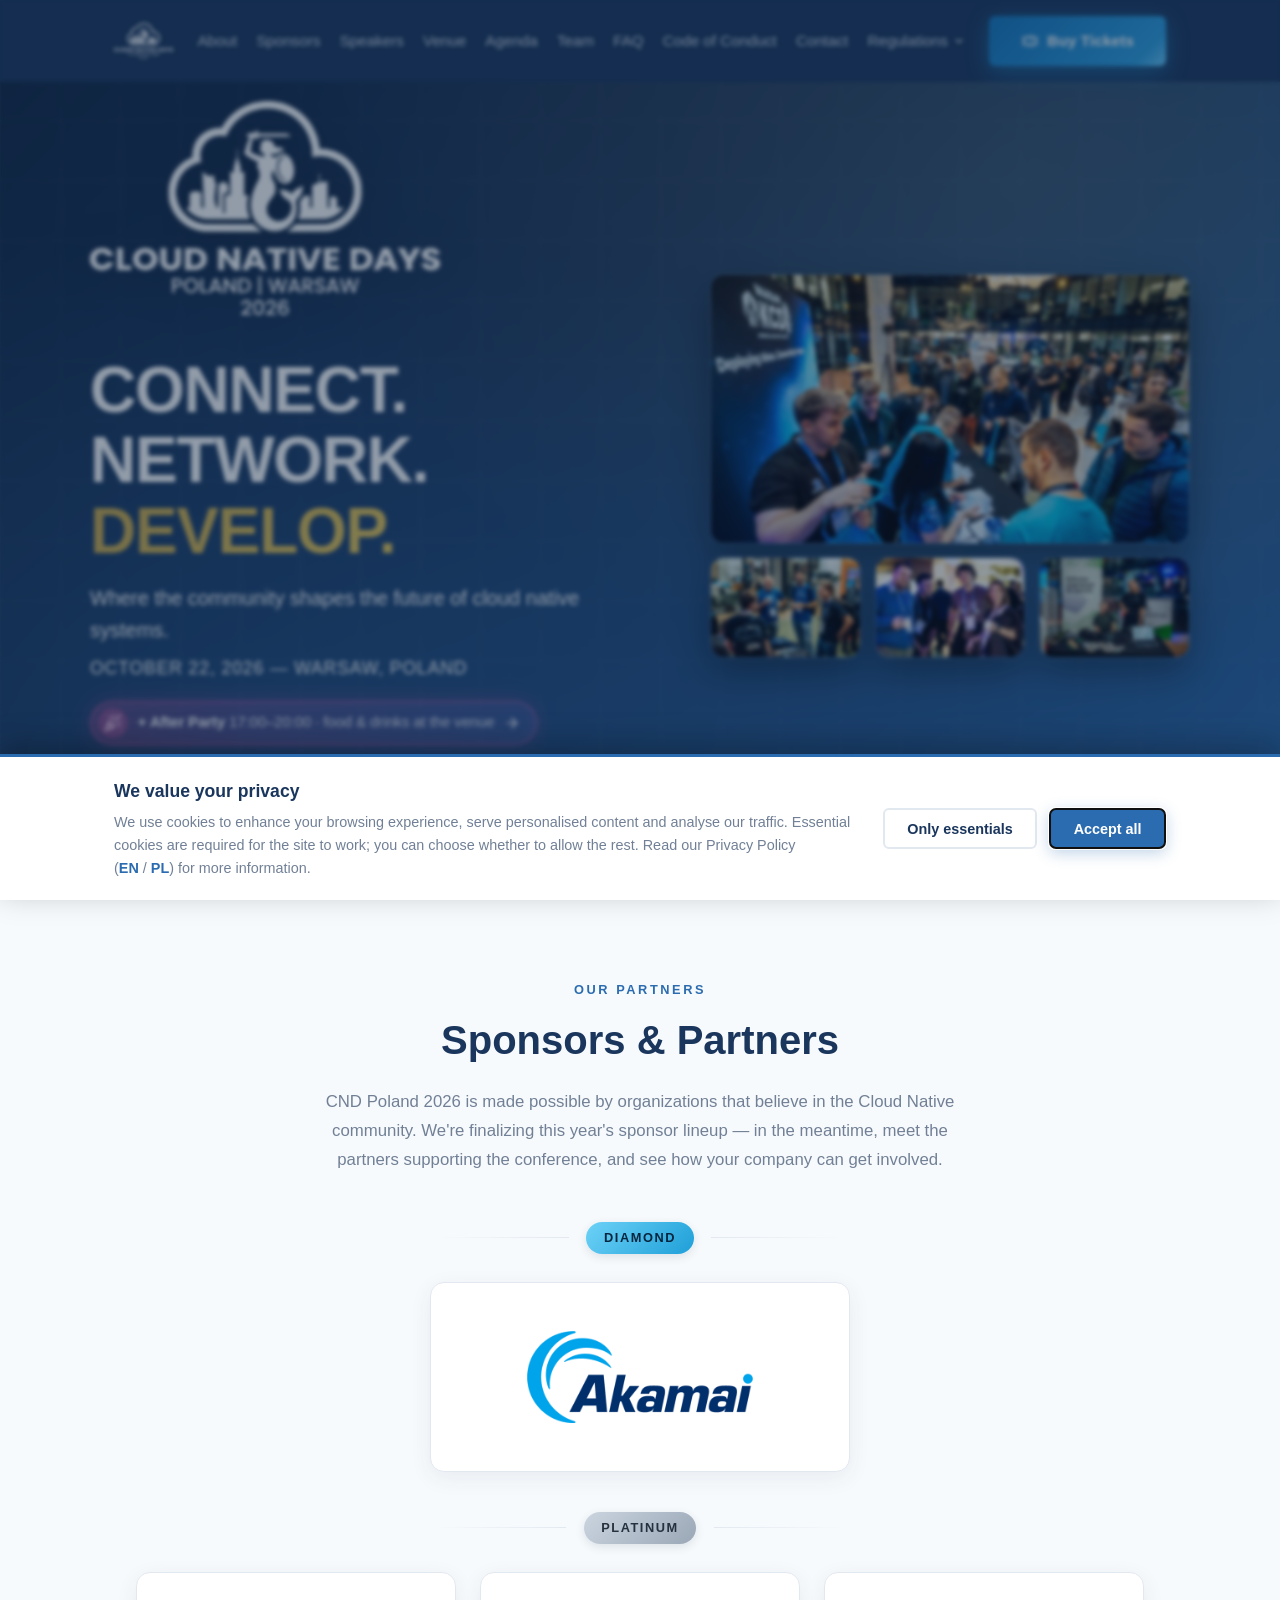
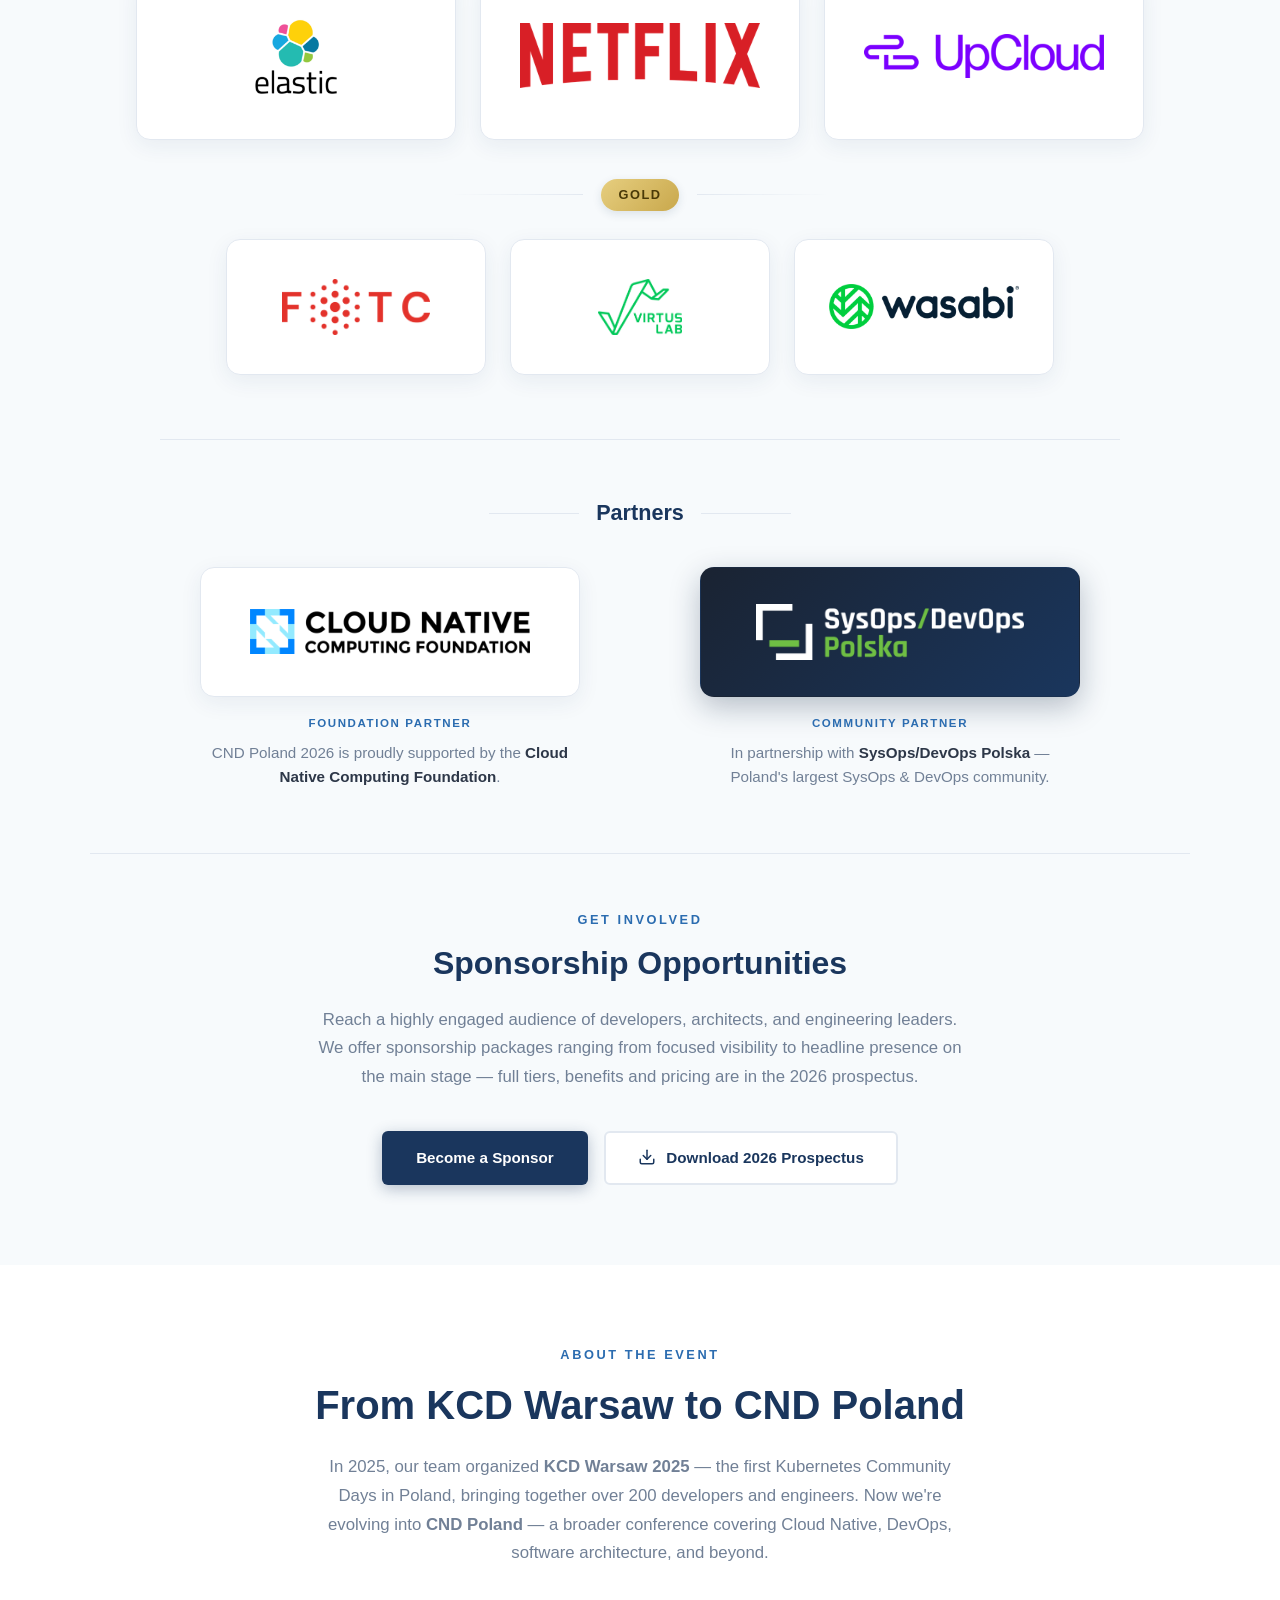
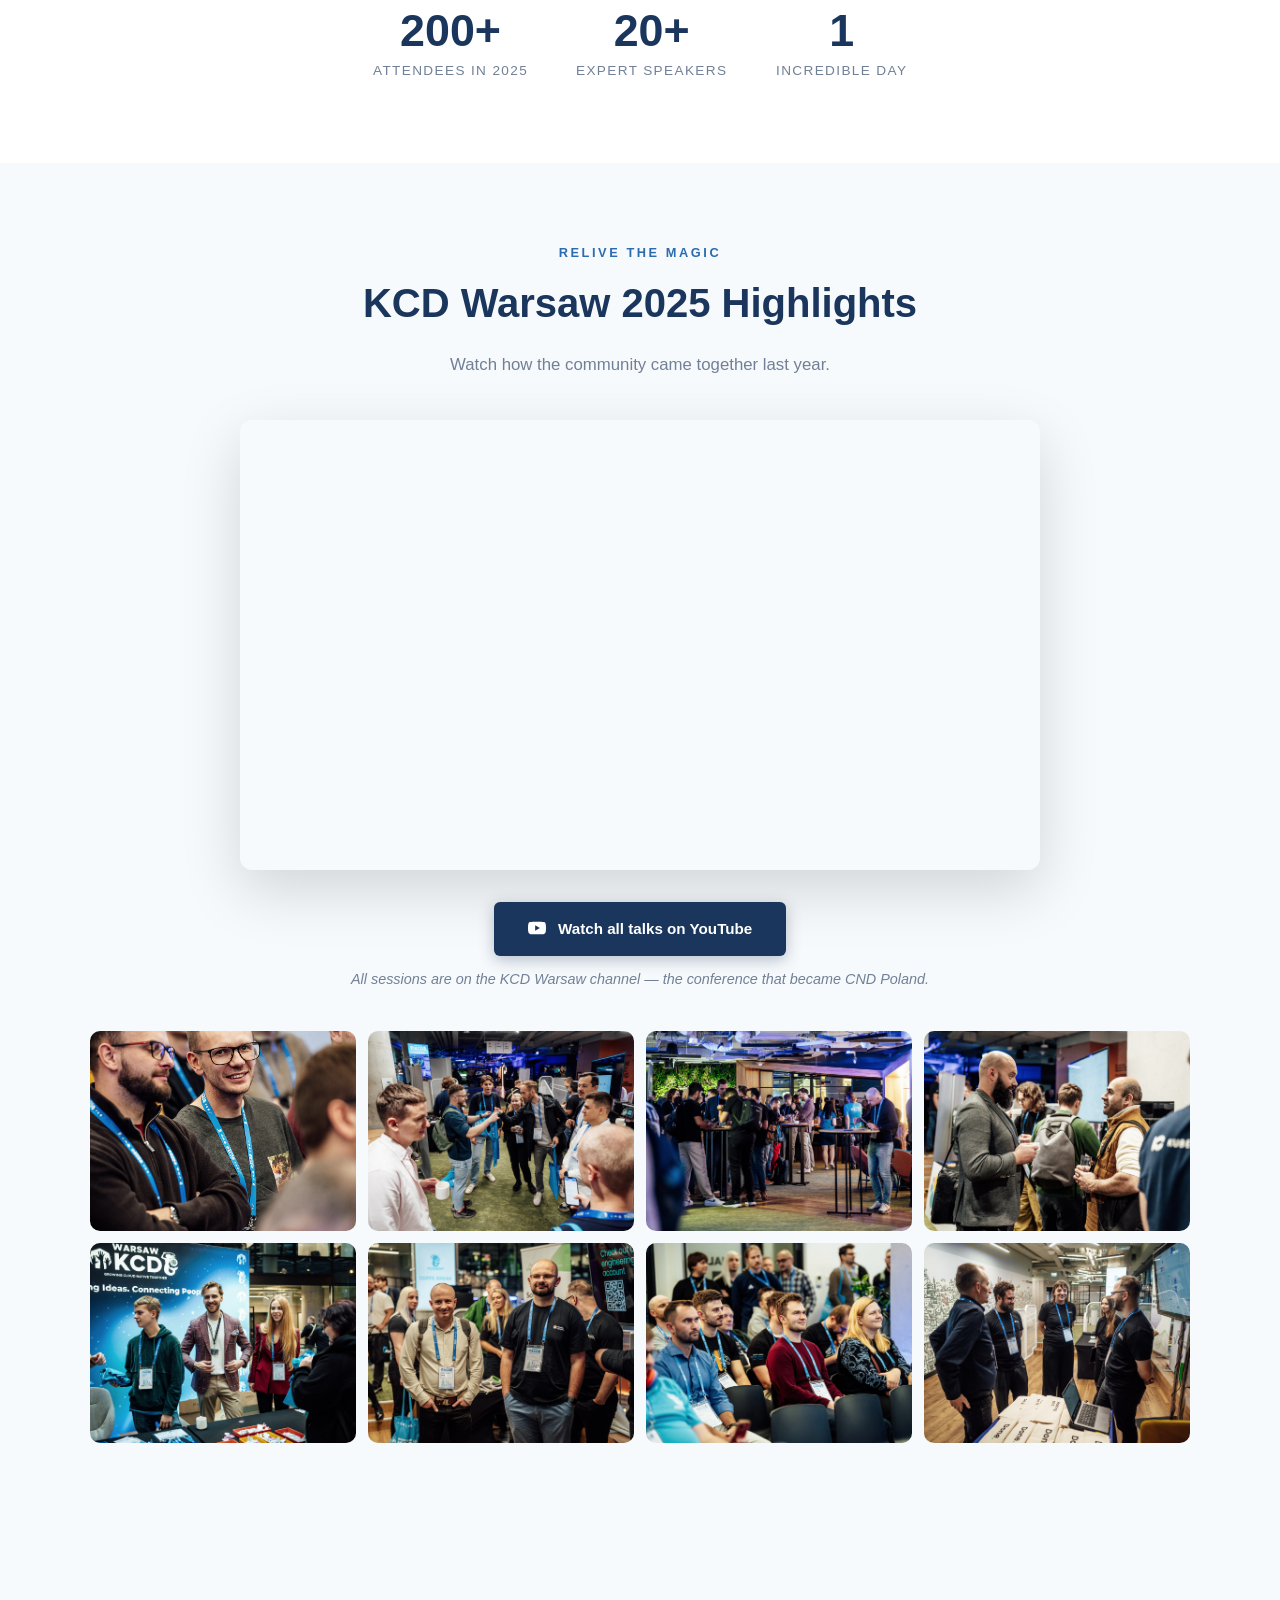
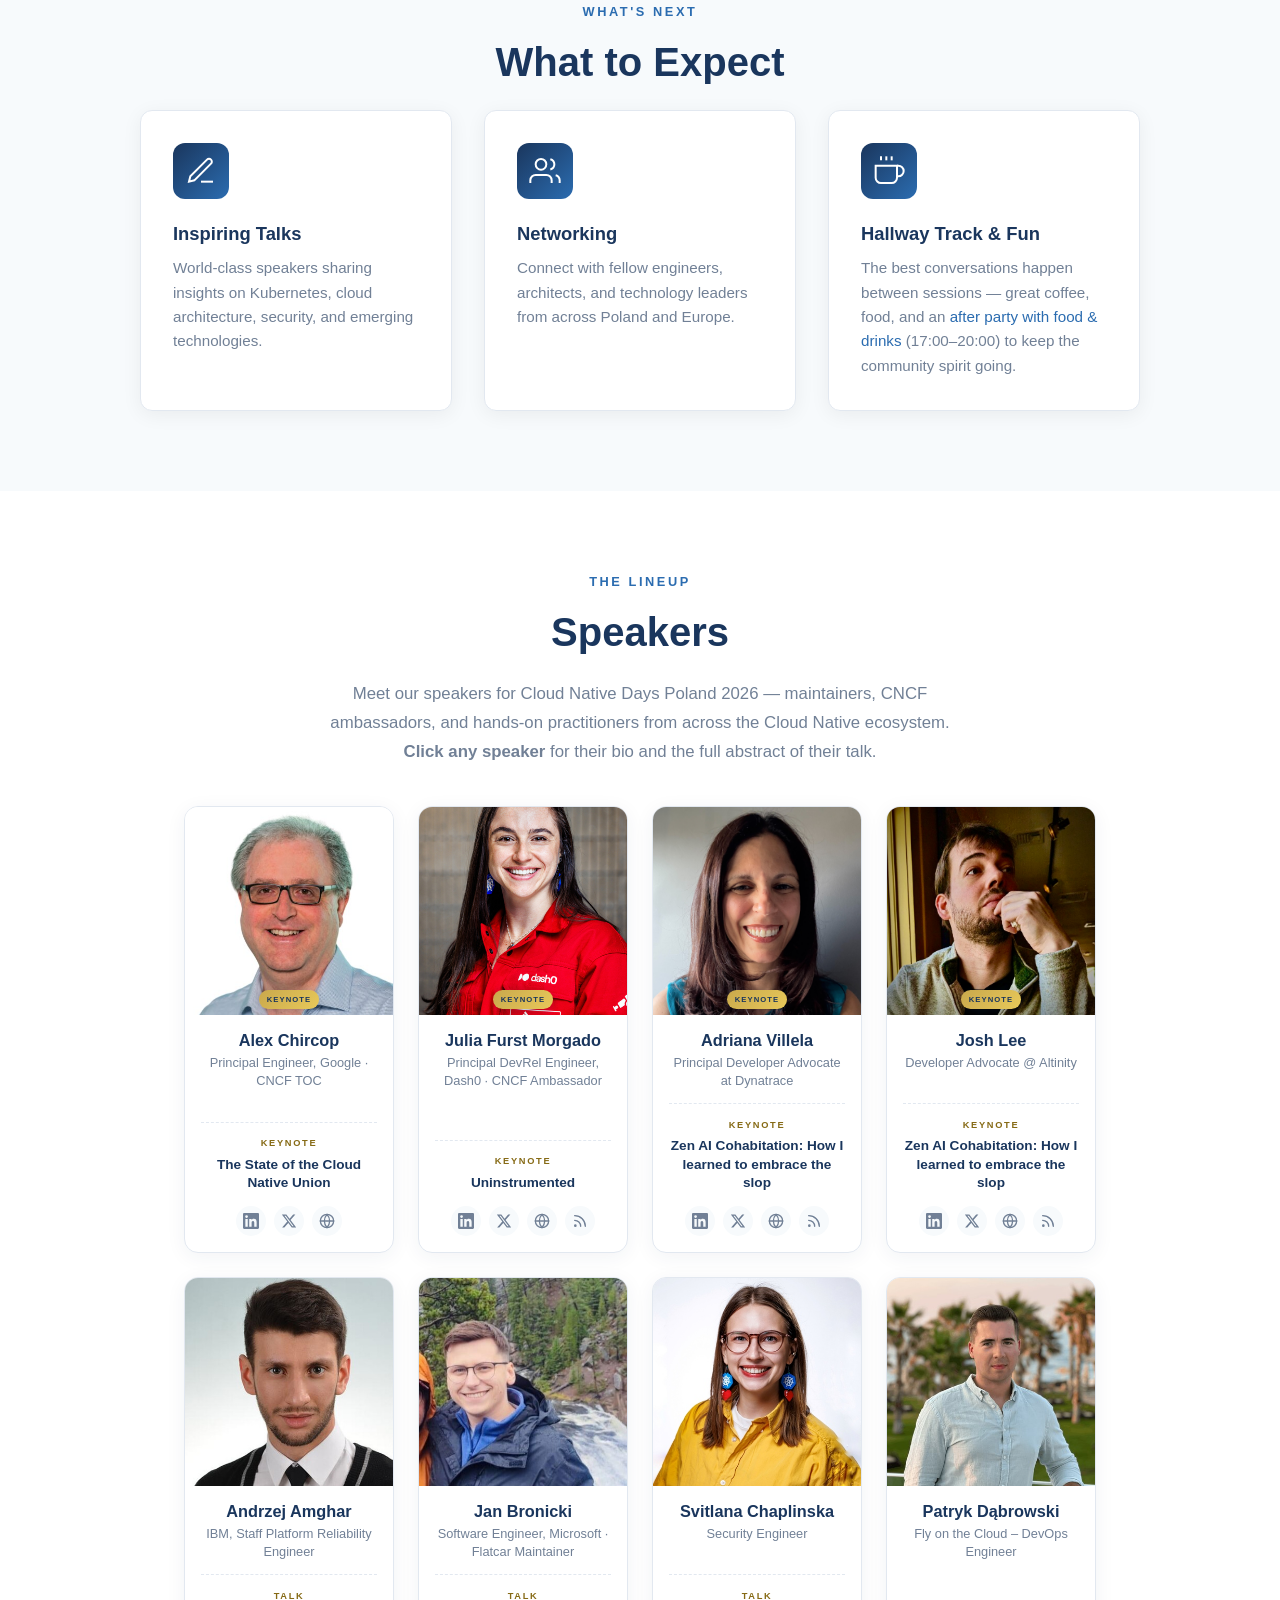
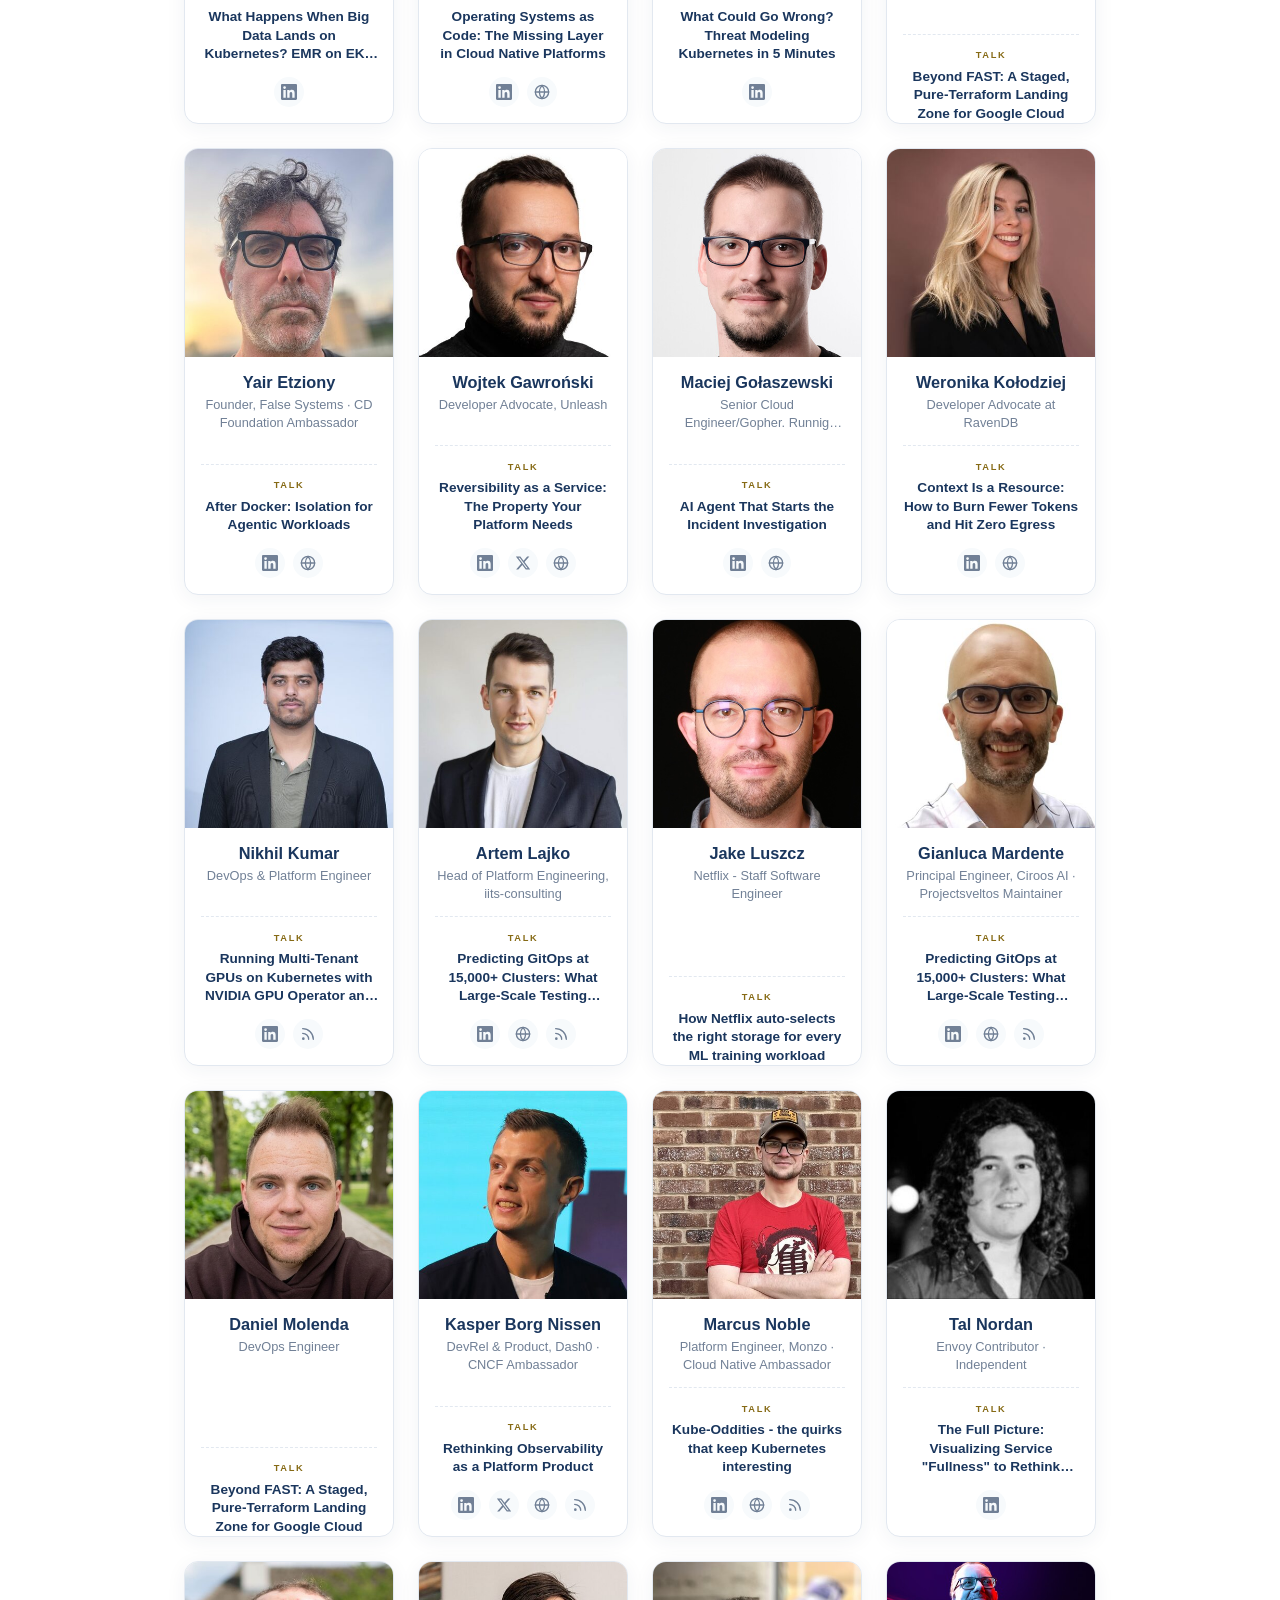
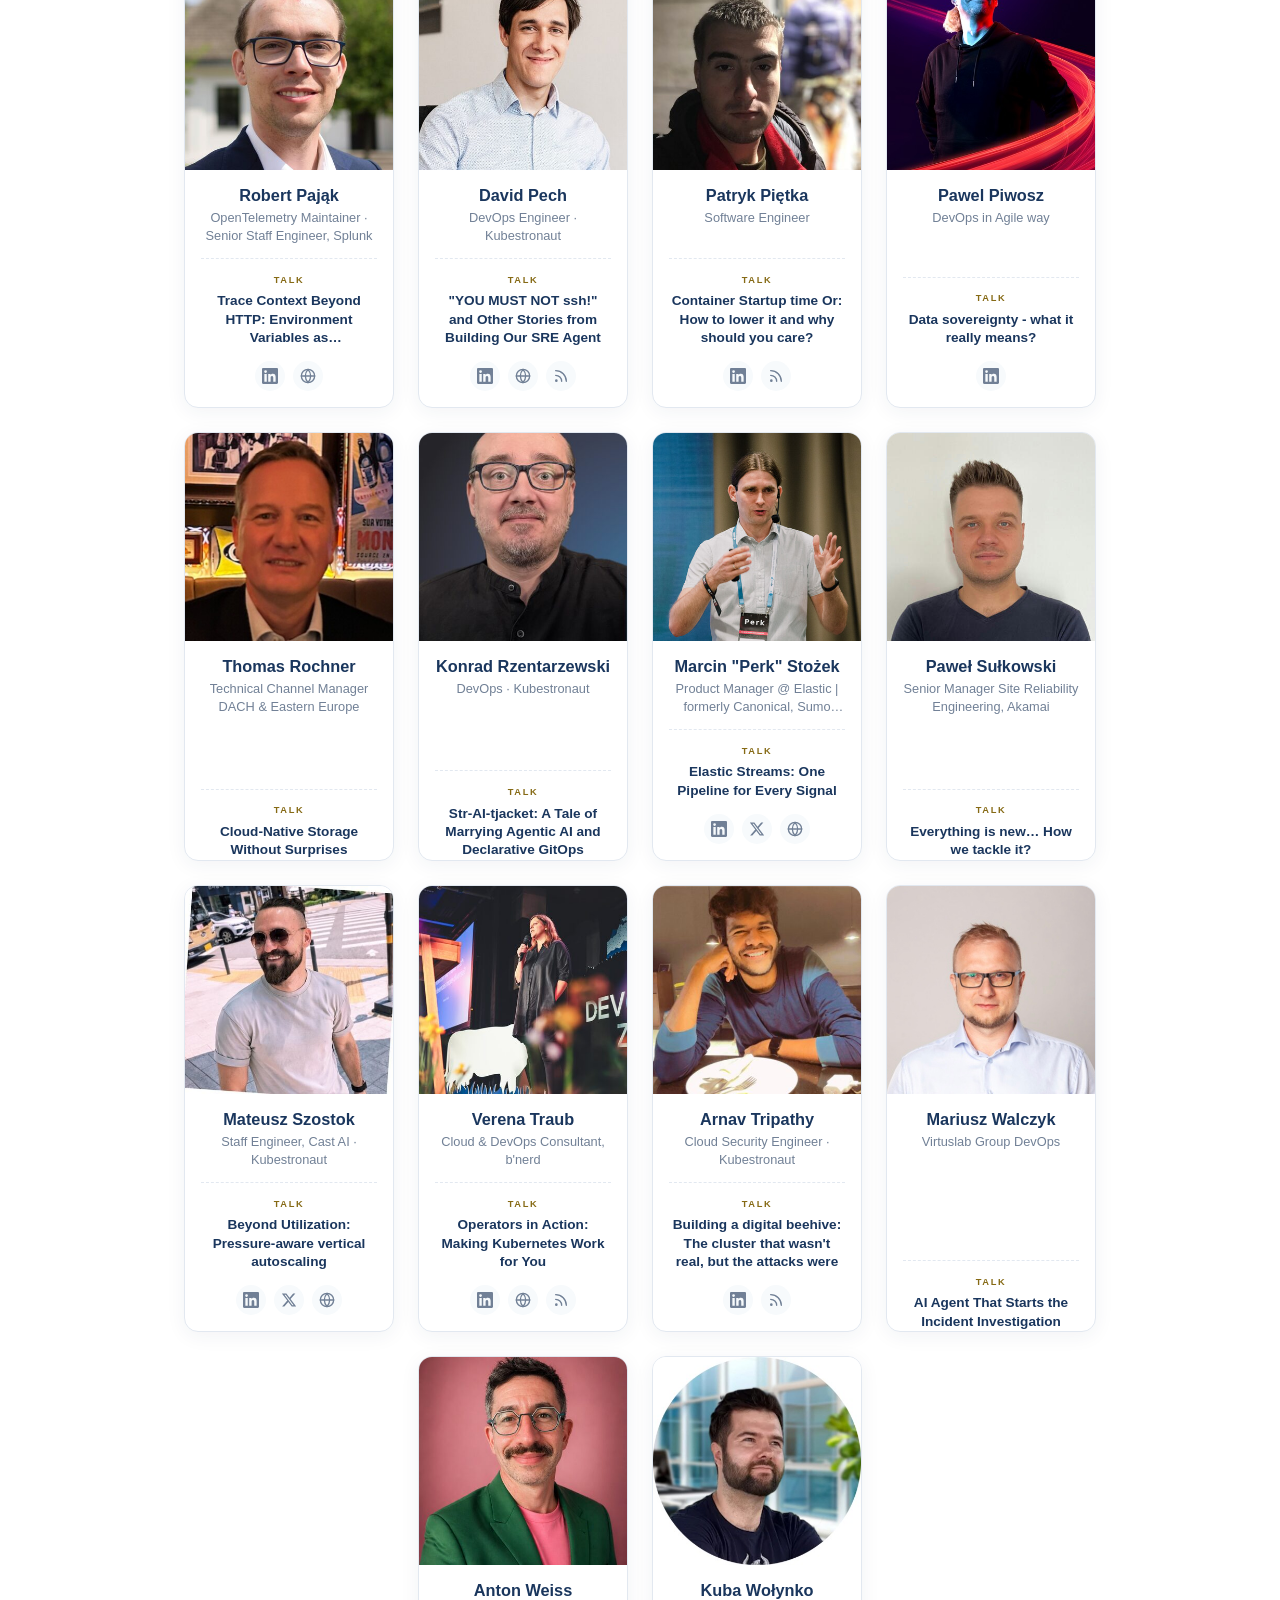
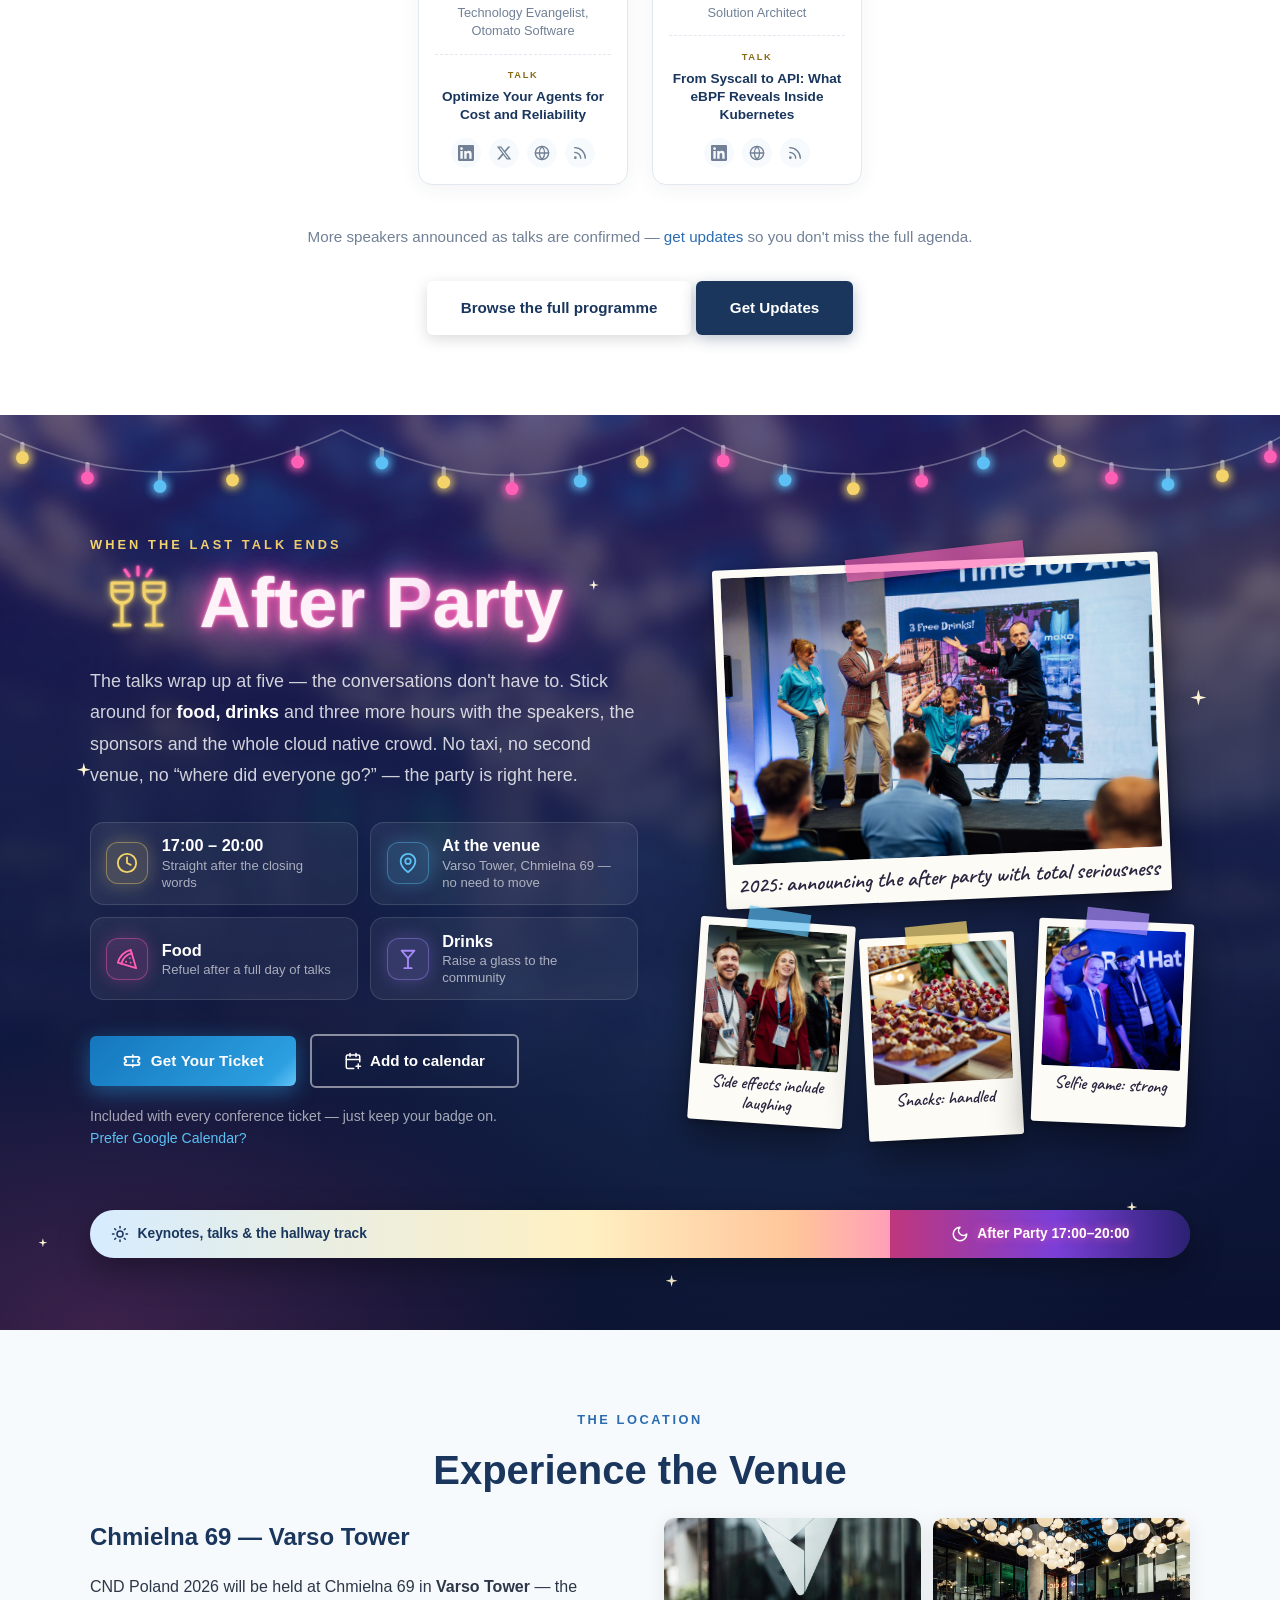
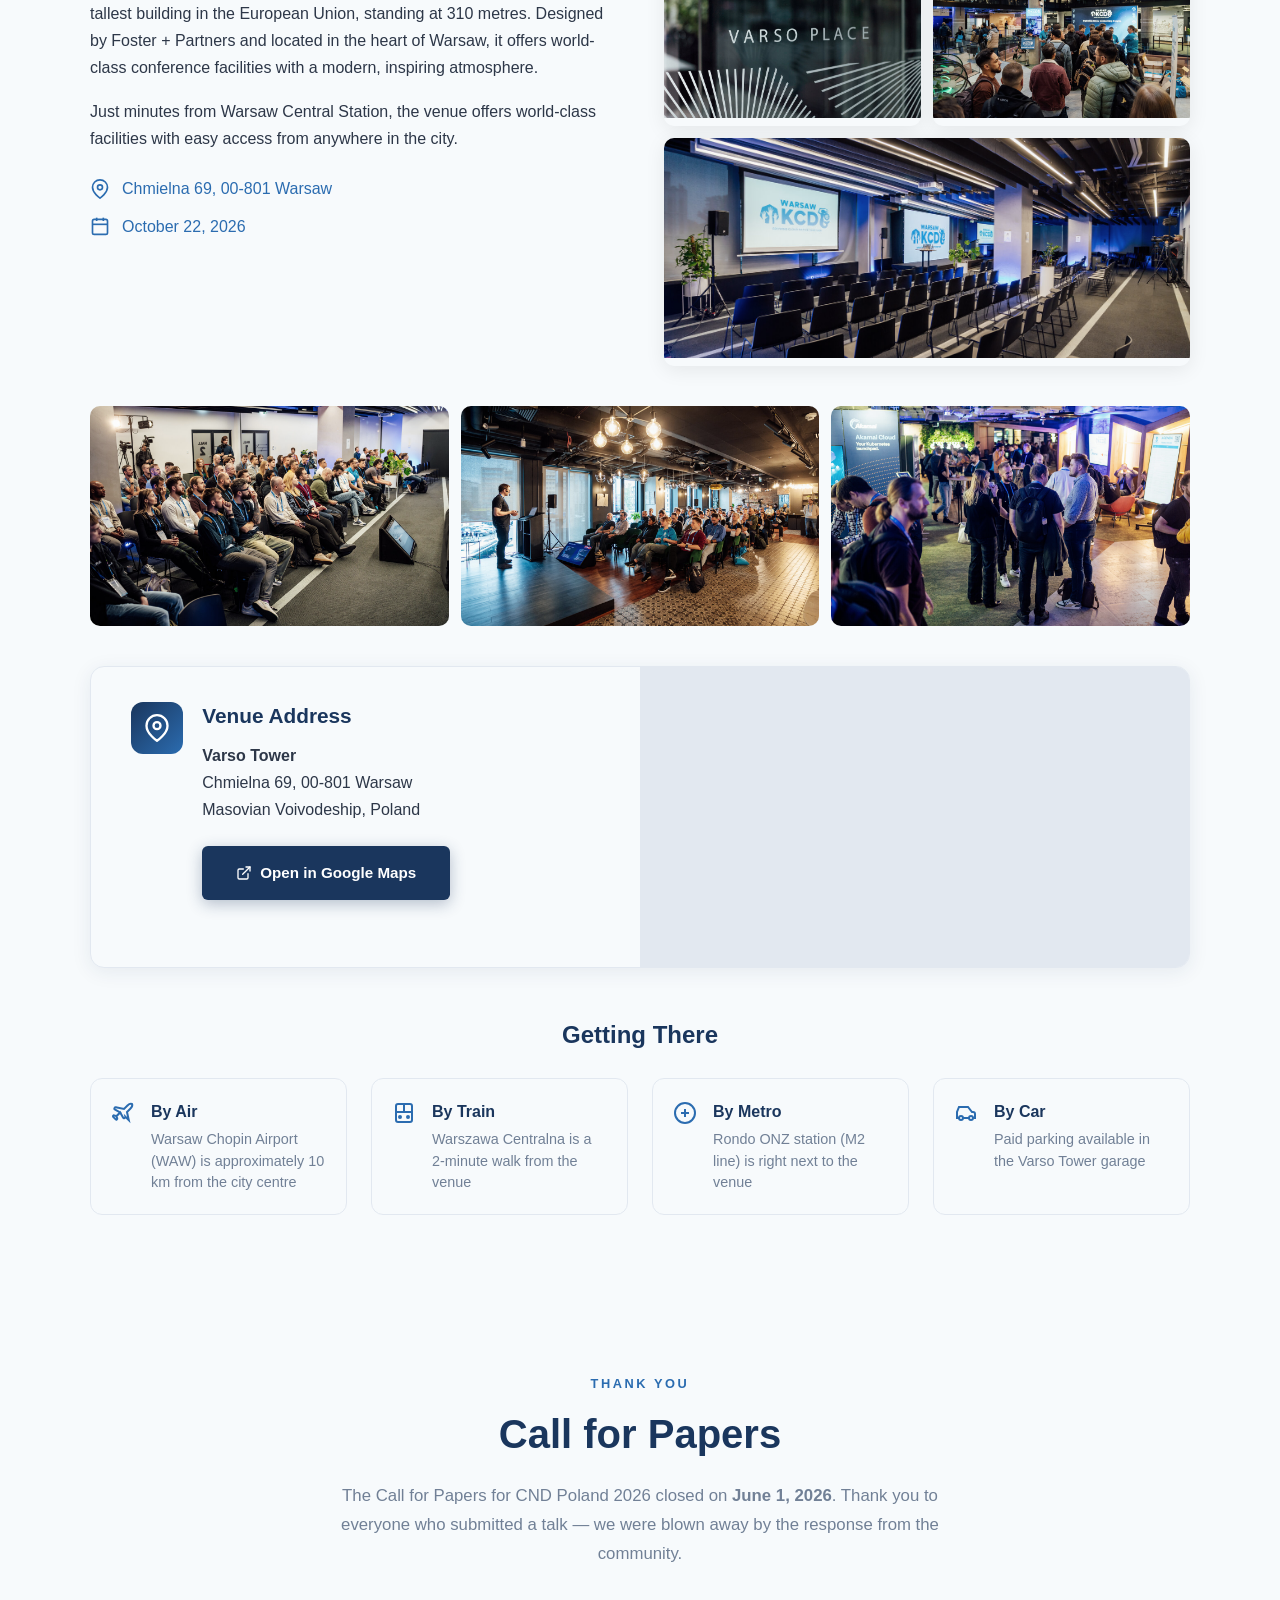
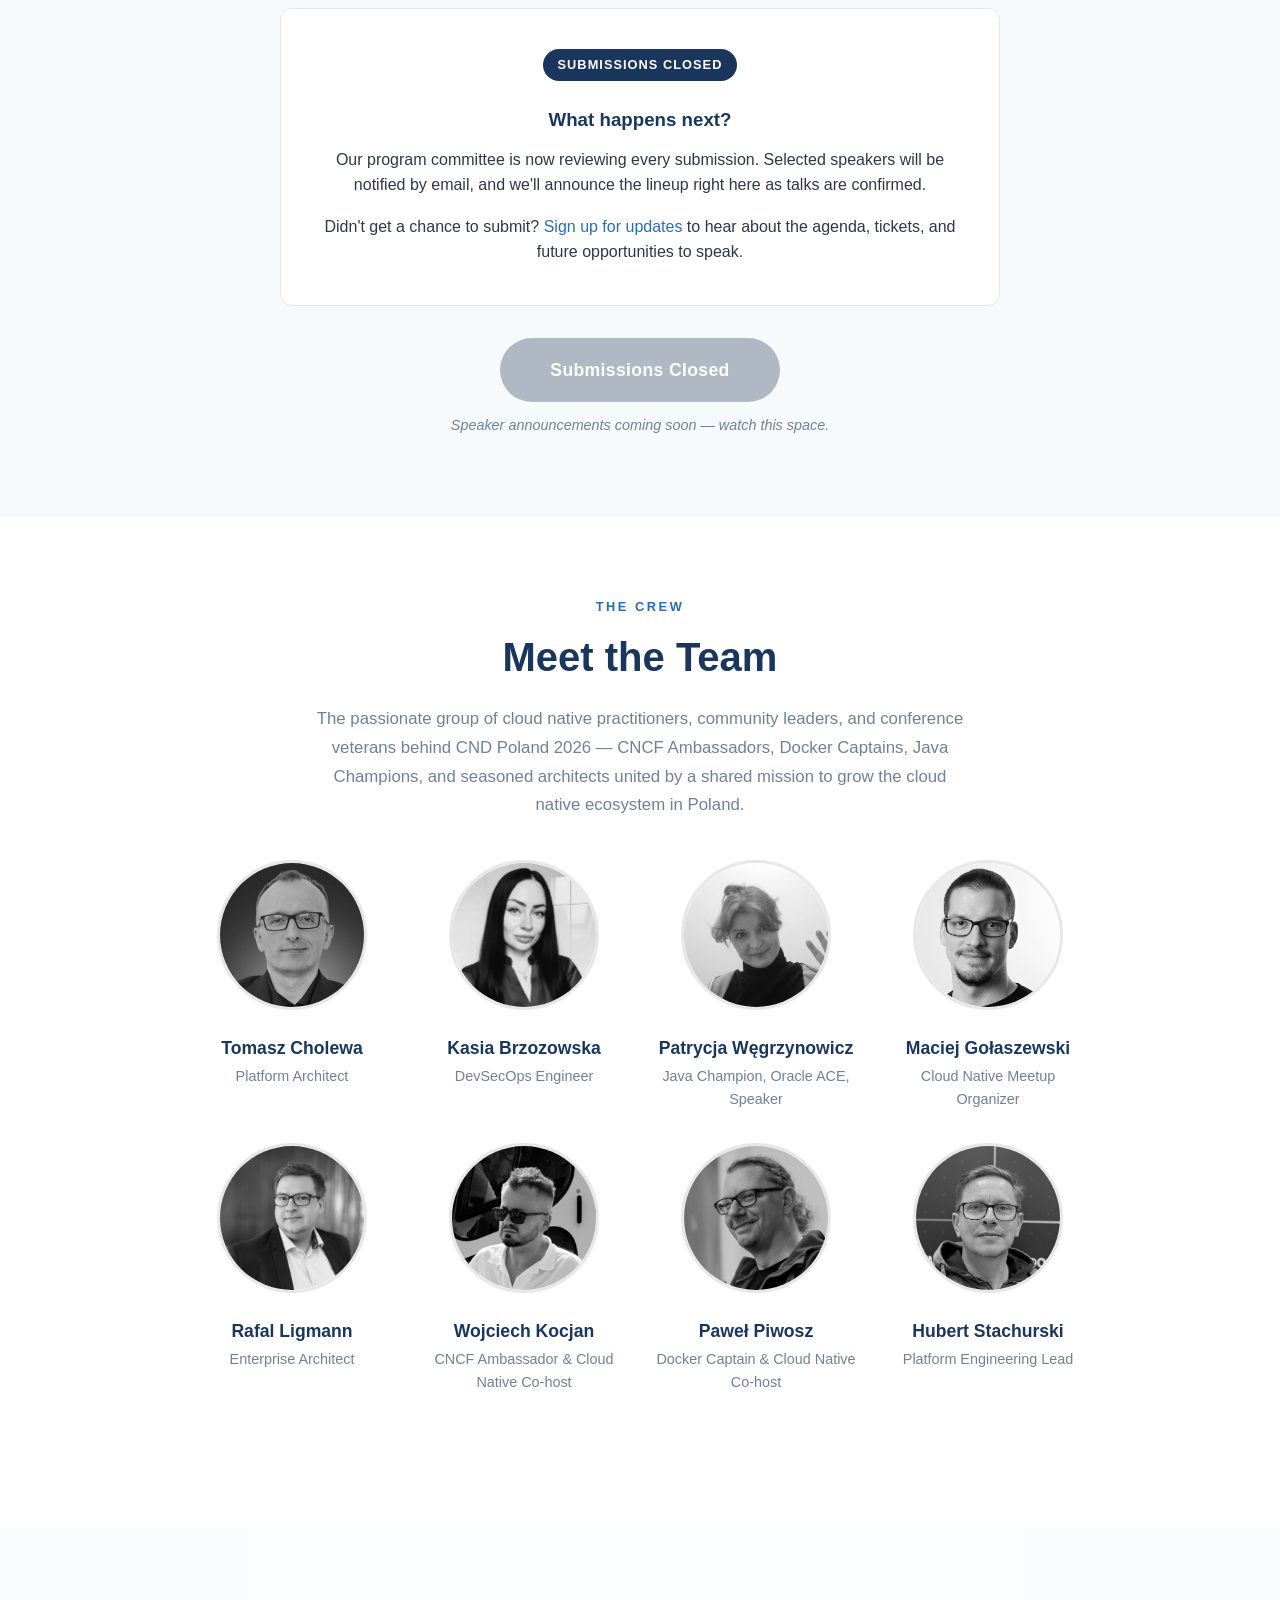
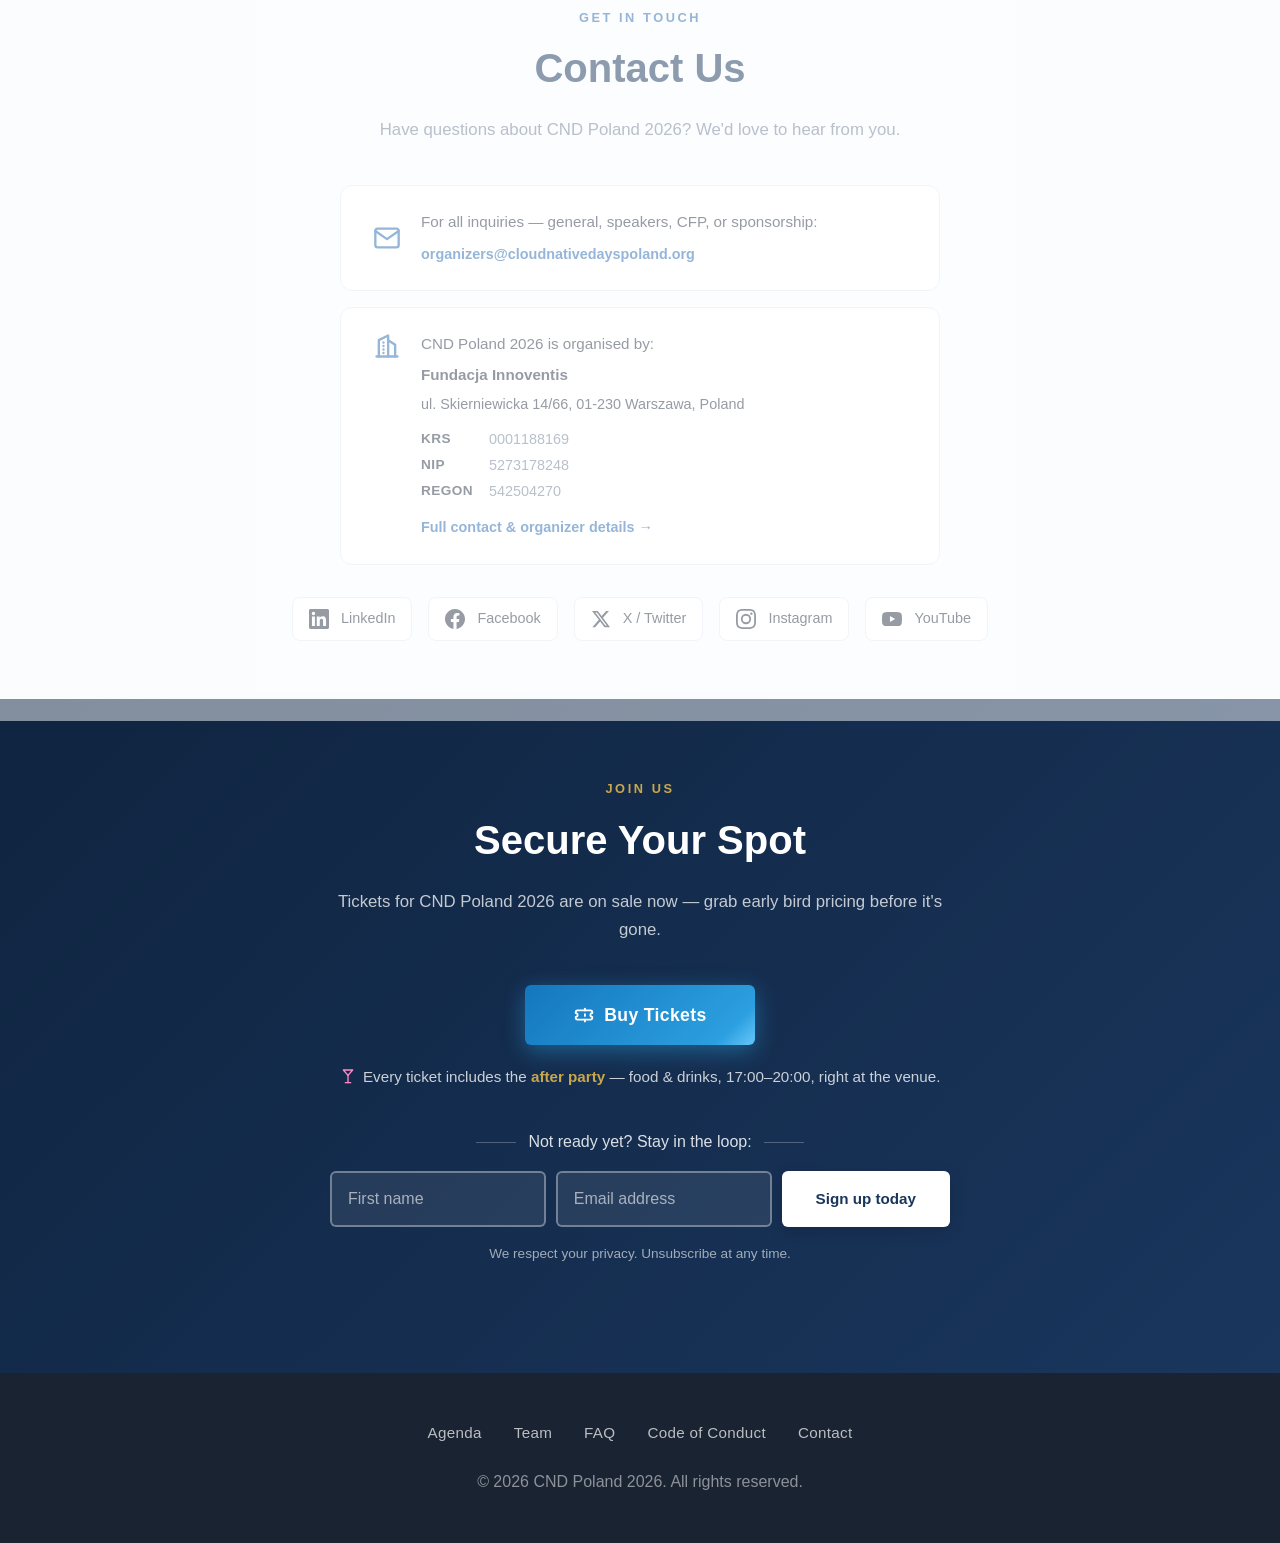
<file: index.html>
<!doctype html><html lang=en><head><meta name=generator content="Hugo 0.162.1"><meta charset=utf-8><meta name=viewport content="width=device-width,initial-scale=1"><title>CND Poland 2026</title><meta name=description content="CND Poland 2026 — IT Conference"><meta property="og:type" content="website"><meta property="og:site_name" content="CND Poland 2026"><meta property="og:title" content="CND Poland 2026"><meta property="og:description" content="CND Poland 2026 — IT Conference"><meta property="og:url" content="https://cloudnativedayspoland.org/"><meta property="og:image" content="https://cloudnativedayspoland.org/images/og-image-316dbe3a.png"><meta property="og:image:width" content="1200"><meta property="og:image:height" content="630"><meta property="og:image:alt" content="CND Poland 2026 — Connect. Network. Develop."><meta name=twitter:card content="summary_large_image"><meta name=twitter:image content="https://cloudnativedayspoland.org/images/og-image-316dbe3a.png"><link rel=icon href=/favicon.ico sizes=32x32><link rel=icon href=/favicon.svg type=image/svg+xml><link rel=stylesheet href=/css/style.aa74da714cc8874ae707ae15b4714873bb757f43c56e59c9c5fd27e0a4c1ab9b.css integrity="sha256-qnTacUzIh0rnB64VtHFIc7t1f0PFblnJxf0n4KTBq5s="></head><body><header class=site-header><div class="container header-inner"><a href=/ class=site-logo><img src=/images/cnd_full_white.png alt="CND Poland 2026" class=site-logo-img></a><div class=header-actions><nav class=site-nav><button class=nav-toggle aria-label="Toggle navigation">&#9776;</button><ul class=nav-list><li><a href=/#about data-anchor=true>About</a></li><li><a href=/#sponsors data-anchor=true>Sponsors</a></li><li><a href=/#speakers data-anchor=true>Speakers</a></li><li><a href=/#venue data-anchor=true>Venue</a></li><li><a href=/agenda/>Agenda</a></li><li><a href=/#team data-anchor=true>Team</a></li><li><a href=/faq/>FAQ</a></li><li><a href=/code-of-conduct/>Code of Conduct</a></li><li><a href=/contact/>Contact</a></li><li class=nav-dropdown><button type=button class=nav-dropdown-toggle aria-haspopup=true aria-expanded=false>
Regulations
<svg class="nav-caret" width="12" height="12" viewBox="0 0 24 24" fill="none" stroke="currentColor" stroke-width="2.5" stroke-linecap="round" stroke-linejoin="round" aria-hidden="true"><path d="M6 9l6 6 6-6"/></svg></button><ul class=nav-dropdown-menu><li class=nav-doc><span class=nav-doc-name>Privacy Policy</span>
<a href=/files/regulations/privacy-pol.pdf target=_blank rel="noopener noreferrer">(PL)</a>
<a href=/files/regulations/privacy-eng.pdf target=_blank rel="noopener noreferrer">(EN)</a></li><li class=nav-doc><span class=nav-doc-name>Terms of Service</span>
<a href=/files/regulations/terms-of-service-pol.pdf target=_blank rel="noopener noreferrer">(PL)</a>
<a href=/files/regulations/terms-of-service-eng.pdf target=_blank rel="noopener noreferrer">(EN)</a></li><li class=nav-doc><span class=nav-doc-name>Regulations</span>
<a href=/files/regulations/regulations-electronic-services-pol.pdf target=_blank rel="noopener noreferrer">(PL)</a>
<a href=/files/regulations/regulations-electronic-services-eng.pdf target=_blank rel="noopener noreferrer">(EN)</a></li></ul></li></ul></nav><a href=https://cnd2026.konfeo.com/ class="btn btn-ticket nav-ticket" target=_blank rel=noopener aria-label="Buy tickets for CND Poland 2026"><svg width="18" height="18" viewBox="0 0 24 24" fill="none" stroke="currentColor" stroke-width="2" stroke-linecap="round" stroke-linejoin="round" aria-hidden="true"><path d="M3 9a2 2 0 012-2h14a2 2 0 012 2v1a2 2 0 000 4v1a2 2 0 01-2 2H5a2 2 0 01-2-2v-1a2 2 0 000-4z"/><path d="M13 5v2"/><path d="M13 11v2"/><path d="M13 17v2"/></svg>
<span class=nav-ticket-label>Buy Tickets</span><span class=nav-ticket-label-short>Tickets</span></a></div></div></header><main class=main-home><section class=hero><div class=hero-overlay></div><div class=hero-inner><div class=hero-content><img src=/images/cnd_full_white.png alt="CND Poland 2026" class="hero-logo fade-in"><h1 class="hero-heading fade-in delay-1">CONNECT. NETWORK.<br><span class=hero-accent>DEVELOP.</span></h1><p class="hero-sub fade-in delay-2">Where the community shapes the future of cloud native systems.</p><p class="hero-date fade-in delay-3">October 22, 2026 &mdash; Warsaw, Poland</p><p class="hero-party-wrap fade-in delay-3"><a href=#after-party class=hero-party><span class=hero-party-icon aria-hidden=true><svg width="18" height="18" viewBox="0 0 24 24" fill="none" stroke="currentColor" stroke-width="2" stroke-linecap="round" stroke-linejoin="round"><path d="M5.8 11.3 2 22l10.7-3.79"/><path d="M4 3h.01"/><path d="M22 8h.01"/><path d="M15 2h.01"/><path d="M22 20h.01"/><path d="m22 2-2.24.75A2.9 2.9.0 0017.8 5.87c.1.86-.57 1.63-1.45 1.63h-.38c-.86.0-1.6.6-1.76 1.44L14 10"/><path d="m22 13-.82-.33c-.86-.34-1.82.2-1.98 1.11-.11.7-.72 1.22-1.43 1.22H17"/><path d="m11 2 .33.82c.34.86-.2 1.82-1.11 1.98C9.52 4.9 9 5.52 9 6.23V7"/><path d="M11 13c1.93 1.93 2.83 4.17 2 5s-3.07-.07-5-2-2.83-4.17-2-5 3.07.07 5 2z"/></svg>
</span><span><strong>+ After Party</strong> 17:00&ndash;20:00<span class=hero-party-more> &#183; food & drinks at the venue</span></span>
<svg class="hero-party-arrow" width="16" height="16" viewBox="0 0 24 24" fill="none" stroke="currentColor" stroke-width="2.4" stroke-linecap="round" stroke-linejoin="round" aria-hidden="true"><line x1="5" y1="12" x2="19" y2="12"/><polyline points="12 5 19 12 12 19"/></svg></a></p><div class="hero-buttons fade-in delay-3"><a href=https://cnd2026.konfeo.com/ class="btn btn-ticket" target=_blank rel=noopener><svg width="20" height="20" viewBox="0 0 24 24" fill="none" stroke="currentColor" stroke-width="2" stroke-linecap="round" stroke-linejoin="round" aria-hidden="true"><path d="M3 9a2 2 0 012-2h14a2 2 0 012 2v1a2 2 0 000 4v1a2 2 0 01-2 2H5a2 2 0 01-2-2v-1a2 2 0 000-4z"/><path d="M13 5v2"/><path d="M13 11v2"/><path d="M13 17v2"/></svg>
<span>Buy Tickets</span>
</a><a href=#get-notified class="btn btn-outline">Get Updates</a></div></div><div class="hero-media fade-in delay-2" aria-hidden=true><div class=hero-collage><img class=hero-collage-wide src=/images/kcd2025/hero-1.jpg alt="Registration desk and venue space at KCD Warsaw 2025" loading=lazy>
<img src=/images/kcd2025/hero-2.jpg alt="Speakers chatting at KCD Warsaw 2025" loading=lazy>
<img src=/images/kcd2025/hero-3.jpg alt="Attendees networking at KCD Warsaw 2025" loading=lazy>
<img src=/images/kcd2025/hero-4.jpg alt="Sponsor booth at KCD Warsaw 2025" loading=lazy></div></div></div><div class=hero-scroll-indicator><span></span></div></section><section id=sponsors class="section section-sponsors reveal"><div class=section-inner><span class=section-label>OUR PARTNERS</span><h2>Sponsors & Partners</h2><p class=section-description>CND Poland 2026 is made possible by organizations that believe in the Cloud Native community. We're finalizing this year's sponsor lineup &mdash; in the meantime, meet the partners supporting the conference, and see how your company can get involved.</p><div class=sponsors-tiers><div class="sponsor-tier sponsor-tier-diamond reveal"><div class=sponsor-tier-head><span class="sponsor-tier-badge sponsor-tier-badge-diamond">Diamond</span></div><div class=sponsor-logo-wall><a class=sponsor-logo-card href=https://www.akamai.com target=_blank rel="noopener noreferrer" aria-label="Akamai — Diamond sponsor"><img src=/images/sponsors/akamai.png alt=Akamai loading=lazy></a></div></div><div class="sponsor-tier sponsor-tier-platinum reveal"><div class=sponsor-tier-head><span class="sponsor-tier-badge sponsor-tier-badge-platinum">Platinum</span></div><div class=sponsor-logo-wall><a class=sponsor-logo-card href=https://www.elastic.co target=_blank rel="noopener noreferrer" aria-label="Elastic — Platinum sponsor"><img src=/images/sponsors/elastic.png alt=Elastic loading=lazy>
</a><a class=sponsor-logo-card href=https://www.netflix.com target=_blank rel="noopener noreferrer" aria-label="Netflix — Platinum sponsor"><img src=/images/sponsors/netflix.png alt=Netflix loading=lazy>
</a><a class=sponsor-logo-card href=https://upcloud.com target=_blank rel="noopener noreferrer" aria-label="UpCloud — Platinum sponsor"><img src=/images/sponsors/upcloud.png alt=UpCloud loading=lazy></a></div></div><div class="sponsor-tier sponsor-tier-gold reveal"><div class=sponsor-tier-head><span class="sponsor-tier-badge sponsor-tier-badge-gold">Gold</span></div><div class=sponsor-logo-wall><a class=sponsor-logo-card href=https://fotc.com target=_blank rel="noopener noreferrer" aria-label="FOTC — Gold sponsor"><img src=/images/sponsors/fotc.png alt=FOTC loading=lazy>
</a><a class=sponsor-logo-card href=https://virtuslab.com target=_blank rel="noopener noreferrer" aria-label="VirtusLab — Gold sponsor"><img src=/images/sponsors/virtuslab.png alt=VirtusLab loading=lazy>
</a><a class=sponsor-logo-card href=https://wasabi.com/ target=_blank rel="noopener noreferrer" aria-label="Wasabi — Gold sponsor"><img src=/images/sponsors/wasabi.png alt=Wasabi loading=lazy></a></div></div></div><div class="partners-block reveal"><div class=partners-divider><span>Partners</span></div><div class=partners-grid><div class=partner-item><a class="sponsor-logo-card sponsor-logo-card-partner" href=https://www.cncf.io target=_blank rel="noopener noreferrer" aria-label="Cloud Native Computing Foundation"><img src=/images/sponsors/cncf.png alt="Cloud Native Computing Foundation" loading=lazy>
</a><span class=partner-role>Foundation Partner</span><p class=partner-desc>CND Poland 2026 is proudly supported by the <strong>Cloud Native Computing Foundation</strong>.</p></div><div class=partner-item><a class="sponsor-logo-card sponsor-logo-card-partner sponsor-logo-card-community" href=https://sysopspolska.pl target=_blank rel="noopener noreferrer" aria-label="SysOps/DevOps Polska"><img src=/images/sponsors/sysops-devops-polska-white.png alt="SysOps/DevOps Polska" loading=lazy>
</a><span class=partner-role>Community Partner</span><p class=partner-desc>In partnership with <strong>SysOps/DevOps Polska</strong> — Poland's largest SysOps & DevOps community.</p></div></div></div><div class="sponsorship-opportunities reveal" id=become-a-sponsor><div class=sponsorship-opportunities-head><span class=section-label>GET INVOLVED</span><h3>Sponsorship Opportunities</h3><p class=section-description>Reach a highly engaged audience of developers, architects, and engineering leaders. We offer sponsorship packages ranging from focused visibility to headline presence on the main stage — full tiers, benefits and pricing are in the 2026 prospectus.</p></div><div class=sponsorship-cta><a href="mailto:organizers@cloudnativedayspoland.org?subject=CND%20Poland%202026%20Sponsorship" class="btn btn-secondary">Become a Sponsor</a>
<a href=/files/cnd-poland-2026-prospectus.pdf class="btn btn-outline-dark" target=_blank rel="noopener noreferrer"><svg width="18" height="18" viewBox="0 0 24 24" fill="none" stroke="currentColor" stroke-width="2" stroke-linecap="round" stroke-linejoin="round" aria-hidden="true" style="vertical-align:-3px;margin-right:.4rem"><path d="M21 15v4a2 2 0 01-2 2H5a2 2 0 01-2-2v-4"/><polyline points="7 10 12 15 17 10"/><line x1="12" y1="15" x2="12" y2="3"/></svg>
Download 2026 Prospectus</a></div></div></div></section><section id=about class="section section-about reveal"><div class=section-inner><span class=section-label>ABOUT THE EVENT</span><h2>From KCD Warsaw to CND Poland</h2><p class=section-description>In 2025, our team organized <strong>KCD Warsaw 2025</strong> &mdash; the first Kubernetes Community Days in Poland, bringing together over 200 developers and engineers. Now we're evolving into <strong>CND Poland</strong> &mdash; a broader conference covering Cloud Native, DevOps, software architecture, and beyond.</p><div class=stats-row><div class="stat-item reveal"><span class=stat-number>200+</span>
<span class=stat-label>Attendees in 2025</span></div><div class="stat-item reveal"><span class=stat-number>20+</span>
<span class=stat-label>Expert Speakers</span></div><div class="stat-item reveal"><span class=stat-number>1</span>
<span class=stat-label>Incredible Day</span></div></div></div></section><section class="section section-video reveal"><div class=section-inner><span class=section-label>RELIVE THE MAGIC</span><h2>KCD Warsaw 2025 Highlights</h2><p class=section-description>Watch how the community came together last year.</p><div class="video-wrapper reveal"><div class=video-container><iframe src=https://www.youtube.com/embed/zPcjkqqGTGQ title="KCD Warsaw 2025" frameborder=0 allow="accelerometer; autoplay; clipboard-write; encrypted-media; gyroscope; picture-in-picture" allowfullscreen></iframe></div></div><div class="section-link reveal"><a href=https://www.youtube.com/@kcdwarsaw class="btn btn-secondary" target=_blank rel="noopener noreferrer"><svg width="18" height="18" viewBox="0 0 24 24" fill="currentColor" aria-hidden="true" style="vertical-align:-3px;margin-right:.5rem"><path d="M23.498 6.186A3.016 3.016.0 0021.376 4.05C19.505 3.545 12 3.545 12 3.545s-7.505.0-9.377.505A3.017 3.017.0 00.502 6.186C0 8.07.0 12 0 12s0 3.93.502 5.814a3.016 3.016.0 002.122 2.136c1.871.505 9.376.505 9.376.505s7.505.0 9.377-.505a3.015 3.015.0 002.122-2.136C24 15.93 24 12 24 12s0-3.93-.502-5.814zM9.545 15.568V8.432L15.818 12l-6.273 3.568z"/></svg>
Watch all talks on YouTube</a><p class=cfp-submit-note>All sessions are on the KCD Warsaw channel &mdash; the conference that became CND Poland.</p></div><div class="highlights-photo-grid reveal"><img src=/images/kcd2025/highlights-1.jpg alt="Smiling attendee at KCD Warsaw" loading=lazy>
<img src=/images/kcd2025/highlights-2.jpg alt="Networking and laughing at KCD Warsaw" loading=lazy>
<img src=/images/kcd2025/highlights-3.jpg alt="Attendees networking during break" loading=lazy>
<img src=/images/kcd2025/highlights-4.jpg alt="Two attendees chatting at KCD Warsaw" loading=lazy>
<img src=/images/kcd2025/highlights-5.jpg alt="Smiling team at KCD booth" loading=lazy>
<img src=/images/kcd2025/highlights-6.jpg alt="Attendees posing at KCD Warsaw" loading=lazy>
<img src=/images/kcd2025/highlights-7.jpg alt="Audience smiling during session" loading=lazy>
<img src=/images/kcd2025/highlights-8.jpg alt="Team chatting at sponsor booth" loading=lazy></div></div></section><section class="section section-coming reveal"><div class=section-inner><span class=section-label>WHAT'S NEXT</span><h2>What to Expect</h2><div class="features-grid features-grid-three"><div class="feature-card reveal"><div class=feature-icon><svg width="32" height="32" viewBox="0 0 24 24" fill="none" stroke="currentColor" stroke-width="1.5"><path d="M12 20h9"/><path d="M16.5 3.5a2.121 2.121.0 013 3L7 19l-4 1 1-4L16.5 3.5z"/></svg></div><h3>Inspiring Talks</h3><p>World-class speakers sharing insights on Kubernetes, cloud architecture, security, and emerging technologies.</p></div><div class="feature-card reveal"><div class=feature-icon><svg width="32" height="32" viewBox="0 0 24 24" fill="none" stroke="currentColor" stroke-width="1.5"><path d="M17 21v-2a4 4 0 00-4-4H5a4 4 0 00-4 4v2"/><circle cx="9" cy="7" r="4"/><path d="M23 21v-2a4 4 0 00-3-3.87"/><path d="M16 3.13a4 4 0 010 7.75"/></svg></div><h3>Networking</h3><p>Connect with fellow engineers, architects, and technology leaders from across Poland and Europe.</p></div><div class="feature-card reveal"><div class=feature-icon><svg width="32" height="32" viewBox="0 0 24 24" fill="none" stroke="currentColor" stroke-width="1.5"><path d="M18 8h1a4 4 0 010 8h-1"/><path d="M2 8h16v9a4 4 0 01-4 4H6a4 4 0 01-4-4V8z"/><line x1="6" y1="1" x2="6" y2="4"/><line x1="10" y1="1" x2="10" y2="4"/><line x1="14" y1="1" x2="14" y2="4"/></svg></div><h3>Hallway Track & Fun</h3><p>The best conversations happen between sessions &mdash; great coffee, food, and an <a href=#after-party>after party with food & drinks</a> (17:00&ndash;20:00) to keep the community spirit going.</p></div></div></div></section><section id=speakers class="section section-speakers reveal"><div class=section-inner><span class=section-label>THE LINEUP</span><h2>Speakers</h2><p class=section-description>Meet our speakers for Cloud Native Days Poland 2026 &mdash; maintainers, CNCF ambassadors, and hands-on practitioners from across the Cloud Native ecosystem. <strong>Click any speaker</strong> for their bio and the full abstract of their talk.</p><div class=speakers-grid><article class="speaker-card reveal is-keynote" style=--stagger:0><a class=speaker-card-main href=/agenda/#speaker-alex-chircop data-speaker-dialog=speaker-dialog-alex-chircop><div class=speaker-photo-wrap><img class=speaker-photo src=/images/speakers/alex-chircop.jpg alt="Alex Chircop" loading=lazy width=400 height=400>
<span class=speaker-keynote-badge>Keynote</span>
<span class=speaker-card-hint aria-hidden=true><svg width="13" height="13" viewBox="0 0 24 24" fill="none" stroke="currentColor" stroke-width="2.2" stroke-linecap="round" stroke-linejoin="round"><circle cx="11" cy="11" r="7"/><line x1="16.5" y1="16.5" x2="21" y2="21"/></svg>
<span>Bio & abstract</span></span></div><div class=speaker-info><h3 class=speaker-name>Alex Chircop</h3><p class=speaker-role>Principal Engineer, Google · CNCF TOC</p><p class=speaker-talk><span class=speaker-talk-label>Keynote</span>
<span class=speaker-talk-title>The State of the Cloud Native Union</span></p></div></a><div class=speaker-links><a href=https://www.linkedin.com/in/alexchircop/ target=_blank rel="noopener noreferrer" aria-label="Alex Chircop on LinkedIn" title=LinkedIn><svg width="16" height="16" viewBox="0 0 24 24" fill="currentColor" aria-hidden="true"><path d="M20.447 20.452h-3.554v-5.569c0-1.328-.027-3.037-1.852-3.037-1.853.0-2.136 1.445-2.136 2.939v5.667H9.351V9h3.414v1.561h.046c.477-.9 1.637-1.85 3.37-1.85 3.601.0 4.267 2.37 4.267 5.455v6.286zM5.337 7.433A2.062 2.062.0 013.274 5.368a2.064 2.064.0 112.063 2.065zm1.782 13.019H3.555V9h3.564v11.452zM22.225.0H1.771C.792.0.0.774.0 1.729v20.542C0 23.227.792 24 1.771 24h20.451C23.2 24 24 23.227 24 22.271V1.729C24 .774 23.2.0 22.222.0h.003z"/></svg></a>
<a href=https://x.com/chira001 target=_blank rel="noopener noreferrer" aria-label="Alex Chircop on X" title="X / Twitter"><svg width="16" height="16" viewBox="0 0 24 24" fill="currentColor" aria-hidden="true"><path d="M18.244 2.25h3.308l-7.227 8.26 8.502 11.24H16.17l-5.214-6.817L4.99 21.75H1.68l7.73-8.835L1.254 2.25H8.08l4.713 6.231zm-1.161 17.52h1.833L7.084 4.126H5.117z"/></svg></a>
<a href=https://cloud.google.com/ target=_blank rel="noopener noreferrer" aria-label="Alex Chircop's website" title=Website><svg width="16" height="16" viewBox="0 0 24 24" fill="none" stroke="currentColor" stroke-width="2" stroke-linecap="round" stroke-linejoin="round" aria-hidden="true"><circle cx="12" cy="12" r="10"/><line x1="2" y1="12" x2="22" y2="12"/><path d="M12 2a15.3 15.3.0 014 10 15.3 15.3.0 01-4 10A15.3 15.3.0 018 12a15.3 15.3.0 014-10z"/></svg></a></div></article><article class="speaker-card reveal is-keynote" style=--stagger:1><a class=speaker-card-main href=/agenda/#speaker-julia-furst-morgado data-speaker-dialog=speaker-dialog-julia-furst-morgado><div class=speaker-photo-wrap><img class=speaker-photo src=/images/speakers/julia-furst-morgado.jpg alt="Julia Furst Morgado" loading=lazy width=400 height=400>
<span class=speaker-keynote-badge>Keynote</span>
<span class=speaker-card-hint aria-hidden=true><svg width="13" height="13" viewBox="0 0 24 24" fill="none" stroke="currentColor" stroke-width="2.2" stroke-linecap="round" stroke-linejoin="round"><circle cx="11" cy="11" r="7"/><line x1="16.5" y1="16.5" x2="21" y2="21"/></svg>
<span>Bio & abstract</span></span></div><div class=speaker-info><h3 class=speaker-name>Julia Furst Morgado</h3><p class=speaker-role>Principal DevRel Engineer, Dash0 · CNCF Ambassador</p><p class=speaker-talk><span class=speaker-talk-label>Keynote</span>
<span class=speaker-talk-title>Uninstrumented</span></p></div></a><div class=speaker-links><a href=https://www.linkedin.com/in/juliafmorgado/ target=_blank rel="noopener noreferrer" aria-label="Julia Furst Morgado on LinkedIn" title=LinkedIn><svg width="16" height="16" viewBox="0 0 24 24" fill="currentColor" aria-hidden="true"><path d="M20.447 20.452h-3.554v-5.569c0-1.328-.027-3.037-1.852-3.037-1.853.0-2.136 1.445-2.136 2.939v5.667H9.351V9h3.414v1.561h.046c.477-.9 1.637-1.85 3.37-1.85 3.601.0 4.267 2.37 4.267 5.455v6.286zM5.337 7.433A2.062 2.062.0 013.274 5.368a2.064 2.064.0 112.063 2.065zm1.782 13.019H3.555V9h3.564v11.452zM22.225.0H1.771C.792.0.0.774.0 1.729v20.542C0 23.227.792 24 1.771 24h20.451C23.2 24 24 23.227 24 22.271V1.729C24 .774 23.2.0 22.222.0h.003z"/></svg></a>
<a href=https://twitter.com/juliafmorgado target=_blank rel="noopener noreferrer" aria-label="Julia Furst Morgado on X" title="X / Twitter"><svg width="16" height="16" viewBox="0 0 24 24" fill="currentColor" aria-hidden="true"><path d="M18.244 2.25h3.308l-7.227 8.26 8.502 11.24H16.17l-5.214-6.817L4.99 21.75H1.68l7.73-8.835L1.254 2.25H8.08l4.713 6.231zm-1.161 17.52h1.833L7.084 4.126H5.117z"/></svg></a>
<a href=https://www.dash0.com/ target=_blank rel="noopener noreferrer" aria-label="Julia Furst Morgado's website" title=Website><svg width="16" height="16" viewBox="0 0 24 24" fill="none" stroke="currentColor" stroke-width="2" stroke-linecap="round" stroke-linejoin="round" aria-hidden="true"><circle cx="12" cy="12" r="10"/><line x1="2" y1="12" x2="22" y2="12"/><path d="M12 2a15.3 15.3.0 014 10 15.3 15.3.0 01-4 10A15.3 15.3.0 018 12a15.3 15.3.0 014-10z"/></svg></a>
<a href=https://juliafmorgado.com/ target=_blank rel="noopener noreferrer" aria-label="Julia Furst Morgado's blog" title=Blog><svg width="16" height="16" viewBox="0 0 24 24" fill="none" stroke="currentColor" stroke-width="2" stroke-linecap="round" stroke-linejoin="round" aria-hidden="true"><path d="M4 11a9 9 0 019 9"/><path d="M4 4a16 16 0 0116 16"/><circle cx="5" cy="19" r="1"/></svg></a></div></article><article class="speaker-card reveal is-keynote" style=--stagger:2><a class=speaker-card-main href=/agenda/#speaker-adriana-villela data-speaker-dialog=speaker-dialog-adriana-villela><div class=speaker-photo-wrap><img class=speaker-photo src=/images/speakers/adriana-villela.jpg alt="Adriana Villela" loading=lazy width=400 height=400>
<span class=speaker-keynote-badge>Keynote</span>
<span class=speaker-card-hint aria-hidden=true><svg width="13" height="13" viewBox="0 0 24 24" fill="none" stroke="currentColor" stroke-width="2.2" stroke-linecap="round" stroke-linejoin="round"><circle cx="11" cy="11" r="7"/><line x1="16.5" y1="16.5" x2="21" y2="21"/></svg>
<span>Bio & abstract</span></span></div><div class=speaker-info><h3 class=speaker-name>Adriana Villela</h3><p class=speaker-role>Principal Developer Advocate at Dynatrace</p><p class=speaker-talk><span class=speaker-talk-label>Keynote</span>
<span class=speaker-talk-title>Zen AI Cohabitation: How I learned to embrace the slop</span></p></div></a><div class=speaker-links><a href=https://www.linkedin.com/in/adrianavillela/ target=_blank rel="noopener noreferrer" aria-label="Adriana Villela on LinkedIn" title=LinkedIn><svg width="16" height="16" viewBox="0 0 24 24" fill="currentColor" aria-hidden="true"><path d="M20.447 20.452h-3.554v-5.569c0-1.328-.027-3.037-1.852-3.037-1.853.0-2.136 1.445-2.136 2.939v5.667H9.351V9h3.414v1.561h.046c.477-.9 1.637-1.85 3.37-1.85 3.601.0 4.267 2.37 4.267 5.455v6.286zM5.337 7.433A2.062 2.062.0 013.274 5.368a2.064 2.064.0 112.063 2.065zm1.782 13.019H3.555V9h3.564v11.452zM22.225.0H1.771C.792.0.0.774.0 1.729v20.542C0 23.227.792 24 1.771 24h20.451C23.2 24 24 23.227 24 22.271V1.729C24 .774 23.2.0 22.222.0h.003z"/></svg></a>
<a href=https://twitter.com/adrianamvillela target=_blank rel="noopener noreferrer" aria-label="Adriana Villela on X" title="X / Twitter"><svg width="16" height="16" viewBox="0 0 24 24" fill="currentColor" aria-hidden="true"><path d="M18.244 2.25h3.308l-7.227 8.26 8.502 11.24H16.17l-5.214-6.817L4.99 21.75H1.68l7.73-8.835L1.254 2.25H8.08l4.713 6.231zm-1.161 17.52h1.833L7.084 4.126H5.117z"/></svg></a>
<a href=https://dynatrace.com/ target=_blank rel="noopener noreferrer" aria-label="Adriana Villela's website" title=Website><svg width="16" height="16" viewBox="0 0 24 24" fill="none" stroke="currentColor" stroke-width="2" stroke-linecap="round" stroke-linejoin="round" aria-hidden="true"><circle cx="12" cy="12" r="10"/><line x1="2" y1="12" x2="22" y2="12"/><path d="M12 2a15.3 15.3.0 014 10 15.3 15.3.0 01-4 10A15.3 15.3.0 018 12a15.3 15.3.0 014-10z"/></svg></a>
<a href=https://adri-v.medium.com/ target=_blank rel="noopener noreferrer" aria-label="Adriana Villela's blog" title=Blog><svg width="16" height="16" viewBox="0 0 24 24" fill="none" stroke="currentColor" stroke-width="2" stroke-linecap="round" stroke-linejoin="round" aria-hidden="true"><path d="M4 11a9 9 0 019 9"/><path d="M4 4a16 16 0 0116 16"/><circle cx="5" cy="19" r="1"/></svg></a></div></article><article class="speaker-card reveal is-keynote" style=--stagger:3><a class=speaker-card-main href=/agenda/#speaker-josh-lee data-speaker-dialog=speaker-dialog-josh-lee><div class=speaker-photo-wrap><img class=speaker-photo src=/images/speakers/josh-lee.jpg alt="Josh Lee" loading=lazy width=400 height=400>
<span class=speaker-keynote-badge>Keynote</span>
<span class=speaker-card-hint aria-hidden=true><svg width="13" height="13" viewBox="0 0 24 24" fill="none" stroke="currentColor" stroke-width="2.2" stroke-linecap="round" stroke-linejoin="round"><circle cx="11" cy="11" r="7"/><line x1="16.5" y1="16.5" x2="21" y2="21"/></svg>
<span>Bio & abstract</span></span></div><div class=speaker-info><h3 class=speaker-name>Josh Lee</h3><p class=speaker-role>Developer Advocate @ Altinity</p><p class=speaker-talk><span class=speaker-talk-label>Keynote</span>
<span class=speaker-talk-title>Zen AI Cohabitation: How I learned to embrace the slop</span></p></div></a><div class=speaker-links><a href=https://www.linkedin.com/in/joshuamlee/ target=_blank rel="noopener noreferrer" aria-label="Josh Lee on LinkedIn" title=LinkedIn><svg width="16" height="16" viewBox="0 0 24 24" fill="currentColor" aria-hidden="true"><path d="M20.447 20.452h-3.554v-5.569c0-1.328-.027-3.037-1.852-3.037-1.853.0-2.136 1.445-2.136 2.939v5.667H9.351V9h3.414v1.561h.046c.477-.9 1.637-1.85 3.37-1.85 3.601.0 4.267 2.37 4.267 5.455v6.286zM5.337 7.433A2.062 2.062.0 013.274 5.368a2.064 2.064.0 112.063 2.065zm1.782 13.019H3.555V9h3.564v11.452zM22.225.0H1.771C.792.0.0.774.0 1.729v20.542C0 23.227.792 24 1.771 24h20.451C23.2 24 24 23.227 24 22.271V1.729C24 .774 23.2.0 22.222.0h.003z"/></svg></a>
<a href=https://twitter.com/joshleecreates target=_blank rel="noopener noreferrer" aria-label="Josh Lee on X" title="X / Twitter"><svg width="16" height="16" viewBox="0 0 24 24" fill="currentColor" aria-hidden="true"><path d="M18.244 2.25h3.308l-7.227 8.26 8.502 11.24H16.17l-5.214-6.817L4.99 21.75H1.68l7.73-8.835L1.254 2.25H8.08l4.713 6.231zm-1.161 17.52h1.833L7.084 4.126H5.117z"/></svg></a>
<a href=https://altinity.com/ target=_blank rel="noopener noreferrer" aria-label="Josh Lee's website" title=Website><svg width="16" height="16" viewBox="0 0 24 24" fill="none" stroke="currentColor" stroke-width="2" stroke-linecap="round" stroke-linejoin="round" aria-hidden="true"><circle cx="12" cy="12" r="10"/><line x1="2" y1="12" x2="22" y2="12"/><path d="M12 2a15.3 15.3.0 014 10 15.3 15.3.0 01-4 10A15.3 15.3.0 018 12a15.3 15.3.0 014-10z"/></svg></a>
<a href=https://joshuamlee.com/ target=_blank rel="noopener noreferrer" aria-label="Josh Lee's blog" title=Blog><svg width="16" height="16" viewBox="0 0 24 24" fill="none" stroke="currentColor" stroke-width="2" stroke-linecap="round" stroke-linejoin="round" aria-hidden="true"><path d="M4 11a9 9 0 019 9"/><path d="M4 4a16 16 0 0116 16"/><circle cx="5" cy="19" r="1"/></svg></a></div></article><article class="speaker-card reveal" style=--stagger:0><a class=speaker-card-main href=/agenda/#speaker-andrzej-amghar data-speaker-dialog=speaker-dialog-andrzej-amghar><div class=speaker-photo-wrap><img class=speaker-photo src=/images/speakers/andrzej-amghar.jpg alt="Andrzej Amghar" loading=lazy width=400 height=400>
<span class=speaker-card-hint aria-hidden=true><svg width="13" height="13" viewBox="0 0 24 24" fill="none" stroke="currentColor" stroke-width="2.2" stroke-linecap="round" stroke-linejoin="round"><circle cx="11" cy="11" r="7"/><line x1="16.5" y1="16.5" x2="21" y2="21"/></svg>
<span>Bio & abstract</span></span></div><div class=speaker-info><h3 class=speaker-name>Andrzej Amghar</h3><p class=speaker-role>IBM, Staff Platform Reliability Engineer</p><p class=speaker-talk><span class=speaker-talk-label>Talk</span>
<span class=speaker-talk-title>What Happens When Big Data Lands on Kubernetes? EMR on EKS in Practice</span></p></div></a><div class=speaker-links><a href=https://www.linkedin.com/in/andrzej-amghar/ target=_blank rel="noopener noreferrer" aria-label="Andrzej Amghar on LinkedIn" title=LinkedIn><svg width="16" height="16" viewBox="0 0 24 24" fill="currentColor" aria-hidden="true"><path d="M20.447 20.452h-3.554v-5.569c0-1.328-.027-3.037-1.852-3.037-1.853.0-2.136 1.445-2.136 2.939v5.667H9.351V9h3.414v1.561h.046c.477-.9 1.637-1.85 3.37-1.85 3.601.0 4.267 2.37 4.267 5.455v6.286zM5.337 7.433A2.062 2.062.0 013.274 5.368a2.064 2.064.0 112.063 2.065zm1.782 13.019H3.555V9h3.564v11.452zM22.225.0H1.771C.792.0.0.774.0 1.729v20.542C0 23.227.792 24 1.771 24h20.451C23.2 24 24 23.227 24 22.271V1.729C24 .774 23.2.0 22.222.0h.003z"/></svg></a></div></article><article class="speaker-card reveal" style=--stagger:1><a class=speaker-card-main href=/agenda/#speaker-jan-bronicki data-speaker-dialog=speaker-dialog-jan-bronicki><div class=speaker-photo-wrap><img class=speaker-photo src=/images/speakers/jan-bronicki.jpg alt="Jan Bronicki" loading=lazy width=400 height=400>
<span class=speaker-card-hint aria-hidden=true><svg width="13" height="13" viewBox="0 0 24 24" fill="none" stroke="currentColor" stroke-width="2.2" stroke-linecap="round" stroke-linejoin="round"><circle cx="11" cy="11" r="7"/><line x1="16.5" y1="16.5" x2="21" y2="21"/></svg>
<span>Bio & abstract</span></span></div><div class=speaker-info><h3 class=speaker-name>Jan Bronicki</h3><p class=speaker-role>Software Engineer, Microsoft · Flatcar Maintainer</p><p class=speaker-talk><span class=speaker-talk-label>Talk</span>
<span class=speaker-talk-title>Operating Systems as Code: The Missing Layer in Cloud Native Platforms</span></p></div></a><div class=speaker-links><a href=https://www.linkedin.com/in/jan-bronicki-4091791a4/ target=_blank rel="noopener noreferrer" aria-label="Jan Bronicki on LinkedIn" title=LinkedIn><svg width="16" height="16" viewBox="0 0 24 24" fill="currentColor" aria-hidden="true"><path d="M20.447 20.452h-3.554v-5.569c0-1.328-.027-3.037-1.852-3.037-1.853.0-2.136 1.445-2.136 2.939v5.667H9.351V9h3.414v1.561h.046c.477-.9 1.637-1.85 3.37-1.85 3.601.0 4.267 2.37 4.267 5.455v6.286zM5.337 7.433A2.062 2.062.0 013.274 5.368a2.064 2.064.0 112.063 2.065zm1.782 13.019H3.555V9h3.564v11.452zM22.225.0H1.771C.792.0.0.774.0 1.729v20.542C0 23.227.792 24 1.771 24h20.451C23.2 24 24 23.227 24 22.271V1.729C24 .774 23.2.0 22.222.0h.003z"/></svg></a>
<a href=https://www.flatcar.org/ target=_blank rel="noopener noreferrer" aria-label="Jan Bronicki's website" title=Website><svg width="16" height="16" viewBox="0 0 24 24" fill="none" stroke="currentColor" stroke-width="2" stroke-linecap="round" stroke-linejoin="round" aria-hidden="true"><circle cx="12" cy="12" r="10"/><line x1="2" y1="12" x2="22" y2="12"/><path d="M12 2a15.3 15.3.0 014 10 15.3 15.3.0 01-4 10A15.3 15.3.0 018 12a15.3 15.3.0 014-10z"/></svg></a></div></article><article class="speaker-card reveal" style=--stagger:2><a class=speaker-card-main href=/agenda/#speaker-svitlana-chaplinska data-speaker-dialog=speaker-dialog-svitlana-chaplinska><div class=speaker-photo-wrap><img class=speaker-photo src=/images/speakers/svitlana-chaplinska.jpg alt="Svitlana Chaplinska" loading=lazy width=400 height=400>
<span class=speaker-card-hint aria-hidden=true><svg width="13" height="13" viewBox="0 0 24 24" fill="none" stroke="currentColor" stroke-width="2.2" stroke-linecap="round" stroke-linejoin="round"><circle cx="11" cy="11" r="7"/><line x1="16.5" y1="16.5" x2="21" y2="21"/></svg>
<span>Bio & abstract</span></span></div><div class=speaker-info><h3 class=speaker-name>Svitlana Chaplinska</h3><p class=speaker-role>Security Engineer</p><p class=speaker-talk><span class=speaker-talk-label>Talk</span>
<span class=speaker-talk-title>What Could Go Wrong? Threat Modeling Kubernetes in 5 Minutes</span></p></div></a><div class=speaker-links><a href=https://www.linkedin.com/in/svitlana-chaplinska target=_blank rel="noopener noreferrer" aria-label="Svitlana Chaplinska on LinkedIn" title=LinkedIn><svg width="16" height="16" viewBox="0 0 24 24" fill="currentColor" aria-hidden="true"><path d="M20.447 20.452h-3.554v-5.569c0-1.328-.027-3.037-1.852-3.037-1.853.0-2.136 1.445-2.136 2.939v5.667H9.351V9h3.414v1.561h.046c.477-.9 1.637-1.85 3.37-1.85 3.601.0 4.267 2.37 4.267 5.455v6.286zM5.337 7.433A2.062 2.062.0 013.274 5.368a2.064 2.064.0 112.063 2.065zm1.782 13.019H3.555V9h3.564v11.452zM22.225.0H1.771C.792.0.0.774.0 1.729v20.542C0 23.227.792 24 1.771 24h20.451C23.2 24 24 23.227 24 22.271V1.729C24 .774 23.2.0 22.222.0h.003z"/></svg></a></div></article><article class="speaker-card reveal" style=--stagger:3><a class=speaker-card-main href=/agenda/#speaker-patryk-dabrowski data-speaker-dialog=speaker-dialog-patryk-dabrowski><div class=speaker-photo-wrap><img class=speaker-photo src=/images/speakers/patryk-dabrowski.jpg alt="Patryk Dąbrowski" loading=lazy width=400 height=400>
<span class=speaker-card-hint aria-hidden=true><svg width="13" height="13" viewBox="0 0 24 24" fill="none" stroke="currentColor" stroke-width="2.2" stroke-linecap="round" stroke-linejoin="round"><circle cx="11" cy="11" r="7"/><line x1="16.5" y1="16.5" x2="21" y2="21"/></svg>
<span>Bio & abstract</span></span></div><div class=speaker-info><h3 class=speaker-name>Patryk Dąbrowski</h3><p class=speaker-role>Fly on the Cloud – DevOps Engineer</p><p class=speaker-talk><span class=speaker-talk-label>Talk</span>
<span class=speaker-talk-title>Beyond FAST: A Staged, Pure-Terraform Landing Zone for Google Cloud</span></p></div></a></article><article class="speaker-card reveal" style=--stagger:0><a class=speaker-card-main href=/agenda/#speaker-yair-etziony data-speaker-dialog=speaker-dialog-yair-etziony><div class=speaker-photo-wrap><img class=speaker-photo src=/images/speakers/yair-etziony.jpg alt="Yair Etziony" loading=lazy width=400 height=400>
<span class=speaker-card-hint aria-hidden=true><svg width="13" height="13" viewBox="0 0 24 24" fill="none" stroke="currentColor" stroke-width="2.2" stroke-linecap="round" stroke-linejoin="round"><circle cx="11" cy="11" r="7"/><line x1="16.5" y1="16.5" x2="21" y2="21"/></svg>
<span>Bio & abstract</span></span></div><div class=speaker-info><h3 class=speaker-name>Yair Etziony</h3><p class=speaker-role>Founder, False Systems · CD Foundation Ambassador</p><p class=speaker-talk><span class=speaker-talk-label>Talk</span>
<span class=speaker-talk-title>After Docker: Isolation for Agentic Workloads</span></p></div></a><div class=speaker-links><a href=https://www.linkedin.com/in/yair-etziony/ target=_blank rel="noopener noreferrer" aria-label="Yair Etziony on LinkedIn" title=LinkedIn><svg width="16" height="16" viewBox="0 0 24 24" fill="currentColor" aria-hidden="true"><path d="M20.447 20.452h-3.554v-5.569c0-1.328-.027-3.037-1.852-3.037-1.853.0-2.136 1.445-2.136 2.939v5.667H9.351V9h3.414v1.561h.046c.477-.9 1.637-1.85 3.37-1.85 3.601.0 4.267 2.37 4.267 5.455v6.286zM5.337 7.433A2.062 2.062.0 013.274 5.368a2.064 2.064.0 112.063 2.065zm1.782 13.019H3.555V9h3.564v11.452zM22.225.0H1.771C.792.0.0.774.0 1.729v20.542C0 23.227.792 24 1.771 24h20.451C23.2 24 24 23.227 24 22.271V1.729C24 .774 23.2.0 22.222.0h.003z"/></svg></a>
<a href=http://www.false-systems.com/ target=_blank rel="noopener noreferrer" aria-label="Yair Etziony's website" title=Website><svg width="16" height="16" viewBox="0 0 24 24" fill="none" stroke="currentColor" stroke-width="2" stroke-linecap="round" stroke-linejoin="round" aria-hidden="true"><circle cx="12" cy="12" r="10"/><line x1="2" y1="12" x2="22" y2="12"/><path d="M12 2a15.3 15.3.0 014 10 15.3 15.3.0 01-4 10A15.3 15.3.0 018 12a15.3 15.3.0 014-10z"/></svg></a></div></article><article class="speaker-card reveal" style=--stagger:1><a class=speaker-card-main href=/agenda/#speaker-wojtek-gawronski data-speaker-dialog=speaker-dialog-wojtek-gawronski><div class=speaker-photo-wrap><img class=speaker-photo src=/images/speakers/wojtek-gawronski.jpg alt="Wojtek Gawroński" loading=lazy width=400 height=400>
<span class=speaker-card-hint aria-hidden=true><svg width="13" height="13" viewBox="0 0 24 24" fill="none" stroke="currentColor" stroke-width="2.2" stroke-linecap="round" stroke-linejoin="round"><circle cx="11" cy="11" r="7"/><line x1="16.5" y1="16.5" x2="21" y2="21"/></svg>
<span>Bio & abstract</span></span></div><div class=speaker-info><h3 class=speaker-name>Wojtek Gawroński</h3><p class=speaker-role>Developer Advocate, Unleash</p><p class=speaker-talk><span class=speaker-talk-label>Talk</span>
<span class=speaker-talk-title>Reversibility as a Service: The Property Your Platform Needs</span></p></div></a><div class=speaker-links><a href=https://linkedin.com/in/afronski target=_blank rel="noopener noreferrer" aria-label="Wojtek Gawroński on LinkedIn" title=LinkedIn><svg width="16" height="16" viewBox="0 0 24 24" fill="currentColor" aria-hidden="true"><path d="M20.447 20.452h-3.554v-5.569c0-1.328-.027-3.037-1.852-3.037-1.853.0-2.136 1.445-2.136 2.939v5.667H9.351V9h3.414v1.561h.046c.477-.9 1.637-1.85 3.37-1.85 3.601.0 4.267 2.37 4.267 5.455v6.286zM5.337 7.433A2.062 2.062.0 013.274 5.368a2.064 2.064.0 112.063 2.065zm1.782 13.019H3.555V9h3.564v11.452zM22.225.0H1.771C.792.0.0.774.0 1.729v20.542C0 23.227.792 24 1.771 24h20.451C23.2 24 24 23.227 24 22.271V1.729C24 .774 23.2.0 22.222.0h.003z"/></svg></a>
<a href=https://twitter.com/afronski target=_blank rel="noopener noreferrer" aria-label="Wojtek Gawroński on X" title="X / Twitter"><svg width="16" height="16" viewBox="0 0 24 24" fill="currentColor" aria-hidden="true"><path d="M18.244 2.25h3.308l-7.227 8.26 8.502 11.24H16.17l-5.214-6.817L4.99 21.75H1.68l7.73-8.835L1.254 2.25H8.08l4.713 6.231zm-1.161 17.52h1.833L7.084 4.126H5.117z"/></svg></a>
<a href=https://awsmaniac.com/ target=_blank rel="noopener noreferrer" aria-label="Wojtek Gawroński's website" title=Website><svg width="16" height="16" viewBox="0 0 24 24" fill="none" stroke="currentColor" stroke-width="2" stroke-linecap="round" stroke-linejoin="round" aria-hidden="true"><circle cx="12" cy="12" r="10"/><line x1="2" y1="12" x2="22" y2="12"/><path d="M12 2a15.3 15.3.0 014 10 15.3 15.3.0 01-4 10A15.3 15.3.0 018 12a15.3 15.3.0 014-10z"/></svg></a></div></article><article class="speaker-card reveal" style=--stagger:2><a class=speaker-card-main href=/agenda/#speaker-maciej-golaszewski data-speaker-dialog=speaker-dialog-maciej-golaszewski><div class=speaker-photo-wrap><img class=speaker-photo src=/images/speakers/maciej-golaszewski.jpg alt="Maciej Gołaszewski" loading=lazy width=400 height=400>
<span class=speaker-card-hint aria-hidden=true><svg width="13" height="13" viewBox="0 0 24 24" fill="none" stroke="currentColor" stroke-width="2.2" stroke-linecap="round" stroke-linejoin="round"><circle cx="11" cy="11" r="7"/><line x1="16.5" y1="16.5" x2="21" y2="21"/></svg>
<span>Bio & abstract</span></span></div><div class=speaker-info><h3 class=speaker-name>Maciej Gołaszewski</h3><p class=speaker-role>Senior Cloud Engineer/Gopher. Runnig Kraków Cloud Native Meetup Group</p><p class=speaker-talk><span class=speaker-talk-label>Talk</span>
<span class=speaker-talk-title>AI Agent That Starts the Incident Investigation</span></p></div></a><div class=speaker-links><a href=https://www.linkedin.com/in/golaszewski-it/ target=_blank rel="noopener noreferrer" aria-label="Maciej Gołaszewski on LinkedIn" title=LinkedIn><svg width="16" height="16" viewBox="0 0 24 24" fill="currentColor" aria-hidden="true"><path d="M20.447 20.452h-3.554v-5.569c0-1.328-.027-3.037-1.852-3.037-1.853.0-2.136 1.445-2.136 2.939v5.667H9.351V9h3.414v1.561h.046c.477-.9 1.637-1.85 3.37-1.85 3.601.0 4.267 2.37 4.267 5.455v6.286zM5.337 7.433A2.062 2.062.0 013.274 5.368a2.064 2.064.0 112.063 2.065zm1.782 13.019H3.555V9h3.564v11.452zM22.225.0H1.771C.792.0.0.774.0 1.729v20.542C0 23.227.792 24 1.771 24h20.451C23.2 24 24 23.227 24 22.271V1.729C24 .774 23.2.0 22.222.0h.003z"/></svg></a>
<a href=https://virtuslab.com/ target=_blank rel="noopener noreferrer" aria-label="Maciej Gołaszewski's website" title=Website><svg width="16" height="16" viewBox="0 0 24 24" fill="none" stroke="currentColor" stroke-width="2" stroke-linecap="round" stroke-linejoin="round" aria-hidden="true"><circle cx="12" cy="12" r="10"/><line x1="2" y1="12" x2="22" y2="12"/><path d="M12 2a15.3 15.3.0 014 10 15.3 15.3.0 01-4 10A15.3 15.3.0 018 12a15.3 15.3.0 014-10z"/></svg></a></div></article><article class="speaker-card reveal" style=--stagger:3><a class=speaker-card-main href=/agenda/#speaker-weronika-kolodziej data-speaker-dialog=speaker-dialog-weronika-kolodziej><div class=speaker-photo-wrap><img class=speaker-photo src=/images/speakers/weronika-kolodziej.jpg alt="Weronika Kołodziej" loading=lazy width=400 height=400>
<span class=speaker-card-hint aria-hidden=true><svg width="13" height="13" viewBox="0 0 24 24" fill="none" stroke="currentColor" stroke-width="2.2" stroke-linecap="round" stroke-linejoin="round"><circle cx="11" cy="11" r="7"/><line x1="16.5" y1="16.5" x2="21" y2="21"/></svg>
<span>Bio & abstract</span></span></div><div class=speaker-info><h3 class=speaker-name>Weronika Kołodziej</h3><p class=speaker-role>Developer Advocate at RavenDB</p><p class=speaker-talk><span class=speaker-talk-label>Talk</span>
<span class=speaker-talk-title>Context Is a Resource: How to Burn Fewer Tokens and Hit Zero Egress</span></p></div></a><div class=speaker-links><a href=https://linkedin.com/in/weronikakol target=_blank rel="noopener noreferrer" aria-label="Weronika Kołodziej on LinkedIn" title=LinkedIn><svg width="16" height="16" viewBox="0 0 24 24" fill="currentColor" aria-hidden="true"><path d="M20.447 20.452h-3.554v-5.569c0-1.328-.027-3.037-1.852-3.037-1.853.0-2.136 1.445-2.136 2.939v5.667H9.351V9h3.414v1.561h.046c.477-.9 1.637-1.85 3.37-1.85 3.601.0 4.267 2.37 4.267 5.455v6.286zM5.337 7.433A2.062 2.062.0 013.274 5.368a2.064 2.064.0 112.063 2.065zm1.782 13.019H3.555V9h3.564v11.452zM22.225.0H1.771C.792.0.0.774.0 1.729v20.542C0 23.227.792 24 1.771 24h20.451C23.2 24 24 23.227 24 22.271V1.729C24 .774 23.2.0 22.222.0h.003z"/></svg></a>
<a href=https://ravendb.net/ target=_blank rel="noopener noreferrer" aria-label="Weronika Kołodziej's website" title=Website><svg width="16" height="16" viewBox="0 0 24 24" fill="none" stroke="currentColor" stroke-width="2" stroke-linecap="round" stroke-linejoin="round" aria-hidden="true"><circle cx="12" cy="12" r="10"/><line x1="2" y1="12" x2="22" y2="12"/><path d="M12 2a15.3 15.3.0 014 10 15.3 15.3.0 01-4 10A15.3 15.3.0 018 12a15.3 15.3.0 014-10z"/></svg></a></div></article><article class="speaker-card reveal" style=--stagger:0><a class=speaker-card-main href=/agenda/#speaker-nikhil-kumar data-speaker-dialog=speaker-dialog-nikhil-kumar><div class=speaker-photo-wrap><img class=speaker-photo src=/images/speakers/nikhil-kumar.jpg alt="Nikhil Kumar" loading=lazy width=400 height=400>
<span class=speaker-card-hint aria-hidden=true><svg width="13" height="13" viewBox="0 0 24 24" fill="none" stroke="currentColor" stroke-width="2.2" stroke-linecap="round" stroke-linejoin="round"><circle cx="11" cy="11" r="7"/><line x1="16.5" y1="16.5" x2="21" y2="21"/></svg>
<span>Bio & abstract</span></span></div><div class=speaker-info><h3 class=speaker-name>Nikhil Kumar</h3><p class=speaker-role>DevOps & Platform Engineer</p><p class=speaker-talk><span class=speaker-talk-label>Talk</span>
<span class=speaker-talk-title>Running Multi-Tenant GPUs on Kubernetes with NVIDIA GPU Operator and MIG</span></p></div></a><div class=speaker-links><a href=https://www.linkedin.com/in/kumar-nikhil811/ target=_blank rel="noopener noreferrer" aria-label="Nikhil Kumar on LinkedIn" title=LinkedIn><svg width="16" height="16" viewBox="0 0 24 24" fill="currentColor" aria-hidden="true"><path d="M20.447 20.452h-3.554v-5.569c0-1.328-.027-3.037-1.852-3.037-1.853.0-2.136 1.445-2.136 2.939v5.667H9.351V9h3.414v1.561h.046c.477-.9 1.637-1.85 3.37-1.85 3.601.0 4.267 2.37 4.267 5.455v6.286zM5.337 7.433A2.062 2.062.0 013.274 5.368a2.064 2.064.0 112.063 2.065zm1.782 13.019H3.555V9h3.564v11.452zM22.225.0H1.771C.792.0.0.774.0 1.729v20.542C0 23.227.792 24 1.771 24h20.451C23.2 24 24 23.227 24 22.271V1.729C24 .774 23.2.0 22.222.0h.003z"/></svg></a>
<a href=https://techinik.com/ target=_blank rel="noopener noreferrer" aria-label="Nikhil Kumar's blog" title=Blog><svg width="16" height="16" viewBox="0 0 24 24" fill="none" stroke="currentColor" stroke-width="2" stroke-linecap="round" stroke-linejoin="round" aria-hidden="true"><path d="M4 11a9 9 0 019 9"/><path d="M4 4a16 16 0 0116 16"/><circle cx="5" cy="19" r="1"/></svg></a></div></article><article class="speaker-card reveal" style=--stagger:1><a class=speaker-card-main href=/agenda/#speaker-artem-lajko data-speaker-dialog=speaker-dialog-artem-lajko><div class=speaker-photo-wrap><img class=speaker-photo src=/images/speakers/artem-lajko.jpg alt="Artem Lajko" loading=lazy width=400 height=400>
<span class=speaker-card-hint aria-hidden=true><svg width="13" height="13" viewBox="0 0 24 24" fill="none" stroke="currentColor" stroke-width="2.2" stroke-linecap="round" stroke-linejoin="round"><circle cx="11" cy="11" r="7"/><line x1="16.5" y1="16.5" x2="21" y2="21"/></svg>
<span>Bio & abstract</span></span></div><div class=speaker-info><h3 class=speaker-name>Artem Lajko</h3><p class=speaker-role>Head of Platform Engineering, iits-consulting</p><p class=speaker-talk><span class=speaker-talk-label>Talk</span>
<span class=speaker-talk-title>Predicting GitOps at 15,000+ Clusters: What Large-Scale Testing Taught Us</span></p></div></a><div class=speaker-links><a href=https://www.linkedin.com/in/lajko/ target=_blank rel="noopener noreferrer" aria-label="Artem Lajko on LinkedIn" title=LinkedIn><svg width="16" height="16" viewBox="0 0 24 24" fill="currentColor" aria-hidden="true"><path d="M20.447 20.452h-3.554v-5.569c0-1.328-.027-3.037-1.852-3.037-1.853.0-2.136 1.445-2.136 2.939v5.667H9.351V9h3.414v1.561h.046c.477-.9 1.637-1.85 3.37-1.85 3.601.0 4.267 2.37 4.267 5.455v6.286zM5.337 7.433A2.062 2.062.0 013.274 5.368a2.064 2.064.0 112.063 2.065zm1.782 13.019H3.555V9h3.564v11.452zM22.225.0H1.771C.792.0.0.774.0 1.729v20.542C0 23.227.792 24 1.771 24h20.451C23.2 24 24 23.227 24 22.271V1.729C24 .774 23.2.0 22.222.0h.003z"/></svg></a>
<a href=https://iits-consulting.de/ target=_blank rel="noopener noreferrer" aria-label="Artem Lajko's website" title=Website><svg width="16" height="16" viewBox="0 0 24 24" fill="none" stroke="currentColor" stroke-width="2" stroke-linecap="round" stroke-linejoin="round" aria-hidden="true"><circle cx="12" cy="12" r="10"/><line x1="2" y1="12" x2="22" y2="12"/><path d="M12 2a15.3 15.3.0 014 10 15.3 15.3.0 01-4 10A15.3 15.3.0 018 12a15.3 15.3.0 014-10z"/></svg></a>
<a href=https://medium.com/@artem_lajko target=_blank rel="noopener noreferrer" aria-label="Artem Lajko's blog" title=Blog><svg width="16" height="16" viewBox="0 0 24 24" fill="none" stroke="currentColor" stroke-width="2" stroke-linecap="round" stroke-linejoin="round" aria-hidden="true"><path d="M4 11a9 9 0 019 9"/><path d="M4 4a16 16 0 0116 16"/><circle cx="5" cy="19" r="1"/></svg></a></div></article><article class="speaker-card reveal" style=--stagger:2><a class=speaker-card-main href=/agenda/#speaker-jake-luszcz data-speaker-dialog=speaker-dialog-jake-luszcz><div class=speaker-photo-wrap><img class=speaker-photo src=/images/speakers/jake-luszcz.jpg alt="Jake Luszcz" loading=lazy width=400 height=400>
<span class=speaker-card-hint aria-hidden=true><svg width="13" height="13" viewBox="0 0 24 24" fill="none" stroke="currentColor" stroke-width="2.2" stroke-linecap="round" stroke-linejoin="round"><circle cx="11" cy="11" r="7"/><line x1="16.5" y1="16.5" x2="21" y2="21"/></svg>
<span>Bio & abstract</span></span></div><div class=speaker-info><h3 class=speaker-name>Jake Luszcz</h3><p class=speaker-role>Netflix - Staff Software Engineer</p><p class=speaker-talk><span class=speaker-talk-label>Talk</span>
<span class=speaker-talk-title>How Netflix auto-selects the right storage for every ML training workload</span></p></div></a></article><article class="speaker-card reveal" style=--stagger:3><a class=speaker-card-main href=/agenda/#speaker-gianluca-mardente data-speaker-dialog=speaker-dialog-gianluca-mardente><div class=speaker-photo-wrap><img class=speaker-photo src=/images/speakers/gianluca-mardente.jpg alt="Gianluca Mardente" loading=lazy width=400 height=400>
<span class=speaker-card-hint aria-hidden=true><svg width="13" height="13" viewBox="0 0 24 24" fill="none" stroke="currentColor" stroke-width="2.2" stroke-linecap="round" stroke-linejoin="round"><circle cx="11" cy="11" r="7"/><line x1="16.5" y1="16.5" x2="21" y2="21"/></svg>
<span>Bio & abstract</span></span></div><div class=speaker-info><h3 class=speaker-name>Gianluca Mardente</h3><p class=speaker-role>Principal Engineer, Ciroos AI · Projectsveltos Maintainer</p><p class=speaker-talk><span class=speaker-talk-label>Talk</span>
<span class=speaker-talk-title>Predicting GitOps at 15,000+ Clusters: What Large-Scale Testing Taught Us</span></p></div></a><div class=speaker-links><a href=https://www.linkedin.com/in/gianlucamardente/ target=_blank rel="noopener noreferrer" aria-label="Gianluca Mardente on LinkedIn" title=LinkedIn><svg width="16" height="16" viewBox="0 0 24 24" fill="currentColor" aria-hidden="true"><path d="M20.447 20.452h-3.554v-5.569c0-1.328-.027-3.037-1.852-3.037-1.853.0-2.136 1.445-2.136 2.939v5.667H9.351V9h3.414v1.561h.046c.477-.9 1.637-1.85 3.37-1.85 3.601.0 4.267 2.37 4.267 5.455v6.286zM5.337 7.433A2.062 2.062.0 013.274 5.368a2.064 2.064.0 112.063 2.065zm1.782 13.019H3.555V9h3.564v11.452zM22.225.0H1.771C.792.0.0.774.0 1.729v20.542C0 23.227.792 24 1.771 24h20.451C23.2 24 24 23.227 24 22.271V1.729C24 .774 23.2.0 22.222.0h.003z"/></svg></a>
<a href=https://website.projectsveltos.io/ target=_blank rel="noopener noreferrer" aria-label="Gianluca Mardente's website" title=Website><svg width="16" height="16" viewBox="0 0 24 24" fill="none" stroke="currentColor" stroke-width="2" stroke-linecap="round" stroke-linejoin="round" aria-hidden="true"><circle cx="12" cy="12" r="10"/><line x1="2" y1="12" x2="22" y2="12"/><path d="M12 2a15.3 15.3.0 014 10 15.3 15.3.0 01-4 10A15.3 15.3.0 018 12a15.3 15.3.0 014-10z"/></svg></a>
<a href=https://projectsveltos.github.io/sveltos/ target=_blank rel="noopener noreferrer" aria-label="Gianluca Mardente's blog" title=Blog><svg width="16" height="16" viewBox="0 0 24 24" fill="none" stroke="currentColor" stroke-width="2" stroke-linecap="round" stroke-linejoin="round" aria-hidden="true"><path d="M4 11a9 9 0 019 9"/><path d="M4 4a16 16 0 0116 16"/><circle cx="5" cy="19" r="1"/></svg></a></div></article><article class="speaker-card reveal" style=--stagger:0><a class=speaker-card-main href=/agenda/#speaker-daniel-molenda data-speaker-dialog=speaker-dialog-daniel-molenda><div class=speaker-photo-wrap><img class=speaker-photo src=/images/speakers/daniel-molenda.jpg alt="Daniel Molenda" loading=lazy width=400 height=400>
<span class=speaker-card-hint aria-hidden=true><svg width="13" height="13" viewBox="0 0 24 24" fill="none" stroke="currentColor" stroke-width="2.2" stroke-linecap="round" stroke-linejoin="round"><circle cx="11" cy="11" r="7"/><line x1="16.5" y1="16.5" x2="21" y2="21"/></svg>
<span>Bio & abstract</span></span></div><div class=speaker-info><h3 class=speaker-name>Daniel Molenda</h3><p class=speaker-role>DevOps Engineer</p><p class=speaker-talk><span class=speaker-talk-label>Talk</span>
<span class=speaker-talk-title>Beyond FAST: A Staged, Pure-Terraform Landing Zone for Google Cloud</span></p></div></a></article><article class="speaker-card reveal" style=--stagger:1><a class=speaker-card-main href=/agenda/#speaker-kasper-borg-nissen data-speaker-dialog=speaker-dialog-kasper-borg-nissen><div class=speaker-photo-wrap><img class=speaker-photo src=/images/speakers/kasper-borg-nissen.jpg alt="Kasper Borg Nissen" loading=lazy width=400 height=400>
<span class=speaker-card-hint aria-hidden=true><svg width="13" height="13" viewBox="0 0 24 24" fill="none" stroke="currentColor" stroke-width="2.2" stroke-linecap="round" stroke-linejoin="round"><circle cx="11" cy="11" r="7"/><line x1="16.5" y1="16.5" x2="21" y2="21"/></svg>
<span>Bio & abstract</span></span></div><div class=speaker-info><h3 class=speaker-name>Kasper Borg Nissen</h3><p class=speaker-role>DevRel & Product, Dash0 · CNCF Ambassador</p><p class=speaker-talk><span class=speaker-talk-label>Talk</span>
<span class=speaker-talk-title>Rethinking Observability as a Platform Product</span></p></div></a><div class=speaker-links><a href=https://www.linkedin.com/in/kaspernissen/ target=_blank rel="noopener noreferrer" aria-label="Kasper Borg Nissen on LinkedIn" title=LinkedIn><svg width="16" height="16" viewBox="0 0 24 24" fill="currentColor" aria-hidden="true"><path d="M20.447 20.452h-3.554v-5.569c0-1.328-.027-3.037-1.852-3.037-1.853.0-2.136 1.445-2.136 2.939v5.667H9.351V9h3.414v1.561h.046c.477-.9 1.637-1.85 3.37-1.85 3.601.0 4.267 2.37 4.267 5.455v6.286zM5.337 7.433A2.062 2.062.0 013.274 5.368a2.064 2.064.0 112.063 2.065zm1.782 13.019H3.555V9h3.564v11.452zM22.225.0H1.771C.792.0.0.774.0 1.729v20.542C0 23.227.792 24 1.771 24h20.451C23.2 24 24 23.227 24 22.271V1.729C24 .774 23.2.0 22.222.0h.003z"/></svg></a>
<a href=https://twitter.com/phennex target=_blank rel="noopener noreferrer" aria-label="Kasper Borg Nissen on X" title="X / Twitter"><svg width="16" height="16" viewBox="0 0 24 24" fill="currentColor" aria-hidden="true"><path d="M18.244 2.25h3.308l-7.227 8.26 8.502 11.24H16.17l-5.214-6.817L4.99 21.75H1.68l7.73-8.835L1.254 2.25H8.08l4.713 6.231zm-1.161 17.52h1.833L7.084 4.126H5.117z"/></svg></a>
<a href=https://dash0.com/ target=_blank rel="noopener noreferrer" aria-label="Kasper Borg Nissen's website" title=Website><svg width="16" height="16" viewBox="0 0 24 24" fill="none" stroke="currentColor" stroke-width="2" stroke-linecap="round" stroke-linejoin="round" aria-hidden="true"><circle cx="12" cy="12" r="10"/><line x1="2" y1="12" x2="22" y2="12"/><path d="M12 2a15.3 15.3.0 014 10 15.3 15.3.0 01-4 10A15.3 15.3.0 018 12a15.3 15.3.0 014-10z"/></svg></a>
<a href=https://kaspernissen.xyz/ target=_blank rel="noopener noreferrer" aria-label="Kasper Borg Nissen's blog" title=Blog><svg width="16" height="16" viewBox="0 0 24 24" fill="none" stroke="currentColor" stroke-width="2" stroke-linecap="round" stroke-linejoin="round" aria-hidden="true"><path d="M4 11a9 9 0 019 9"/><path d="M4 4a16 16 0 0116 16"/><circle cx="5" cy="19" r="1"/></svg></a></div></article><article class="speaker-card reveal" style=--stagger:2><a class=speaker-card-main href=/agenda/#speaker-marcus-noble data-speaker-dialog=speaker-dialog-marcus-noble><div class=speaker-photo-wrap><img class=speaker-photo src=/images/speakers/marcus-noble.jpg alt="Marcus Noble" loading=lazy width=400 height=400>
<span class=speaker-card-hint aria-hidden=true><svg width="13" height="13" viewBox="0 0 24 24" fill="none" stroke="currentColor" stroke-width="2.2" stroke-linecap="round" stroke-linejoin="round"><circle cx="11" cy="11" r="7"/><line x1="16.5" y1="16.5" x2="21" y2="21"/></svg>
<span>Bio & abstract</span></span></div><div class=speaker-info><h3 class=speaker-name>Marcus Noble</h3><p class=speaker-role>Platform Engineer, Monzo · Cloud Native Ambassador</p><p class=speaker-talk><span class=speaker-talk-label>Talk</span>
<span class=speaker-talk-title>Kube-Oddities - the quirks that keep Kubernetes interesting</span></p></div></a><div class=speaker-links><a href=https://www.linkedin.com/in/marcusnoble/ target=_blank rel="noopener noreferrer" aria-label="Marcus Noble on LinkedIn" title=LinkedIn><svg width="16" height="16" viewBox="0 0 24 24" fill="currentColor" aria-hidden="true"><path d="M20.447 20.452h-3.554v-5.569c0-1.328-.027-3.037-1.852-3.037-1.853.0-2.136 1.445-2.136 2.939v5.667H9.351V9h3.414v1.561h.046c.477-.9 1.637-1.85 3.37-1.85 3.601.0 4.267 2.37 4.267 5.455v6.286zM5.337 7.433A2.062 2.062.0 013.274 5.368a2.064 2.064.0 112.063 2.065zm1.782 13.019H3.555V9h3.564v11.452zM22.225.0H1.771C.792.0.0.774.0 1.729v20.542C0 23.227.792 24 1.771 24h20.451C23.2 24 24 23.227 24 22.271V1.729C24 .774 23.2.0 22.222.0h.003z"/></svg></a>
<a href=https://monzo.com/ target=_blank rel="noopener noreferrer" aria-label="Marcus Noble's website" title=Website><svg width="16" height="16" viewBox="0 0 24 24" fill="none" stroke="currentColor" stroke-width="2" stroke-linecap="round" stroke-linejoin="round" aria-hidden="true"><circle cx="12" cy="12" r="10"/><line x1="2" y1="12" x2="22" y2="12"/><path d="M12 2a15.3 15.3.0 014 10 15.3 15.3.0 01-4 10A15.3 15.3.0 018 12a15.3 15.3.0 014-10z"/></svg></a>
<a href=https://marcusnoble.co.uk/ target=_blank rel="noopener noreferrer" aria-label="Marcus Noble's blog" title=Blog><svg width="16" height="16" viewBox="0 0 24 24" fill="none" stroke="currentColor" stroke-width="2" stroke-linecap="round" stroke-linejoin="round" aria-hidden="true"><path d="M4 11a9 9 0 019 9"/><path d="M4 4a16 16 0 0116 16"/><circle cx="5" cy="19" r="1"/></svg></a></div></article><article class="speaker-card reveal" style=--stagger:3><a class=speaker-card-main href=/agenda/#speaker-tal-nordan data-speaker-dialog=speaker-dialog-tal-nordan><div class=speaker-photo-wrap><img class=speaker-photo src=/images/speakers/tal-nordan.jpg alt="Tal Nordan" loading=lazy width=400 height=400>
<span class=speaker-card-hint aria-hidden=true><svg width="13" height="13" viewBox="0 0 24 24" fill="none" stroke="currentColor" stroke-width="2.2" stroke-linecap="round" stroke-linejoin="round"><circle cx="11" cy="11" r="7"/><line x1="16.5" y1="16.5" x2="21" y2="21"/></svg>
<span>Bio & abstract</span></span></div><div class=speaker-info><h3 class=speaker-name>Tal Nordan</h3><p class=speaker-role>Envoy Contributor · Independent</p><p class=speaker-talk><span class=speaker-talk-label>Talk</span>
<span class=speaker-talk-title>The Full Picture: Visualizing Service "Fullness" to Rethink Saturation Prevention</span></p></div></a><div class=speaker-links><a href=https://www.linkedin.com/in/talnordan/ target=_blank rel="noopener noreferrer" aria-label="Tal Nordan on LinkedIn" title=LinkedIn><svg width="16" height="16" viewBox="0 0 24 24" fill="currentColor" aria-hidden="true"><path d="M20.447 20.452h-3.554v-5.569c0-1.328-.027-3.037-1.852-3.037-1.853.0-2.136 1.445-2.136 2.939v5.667H9.351V9h3.414v1.561h.046c.477-.9 1.637-1.85 3.37-1.85 3.601.0 4.267 2.37 4.267 5.455v6.286zM5.337 7.433A2.062 2.062.0 013.274 5.368a2.064 2.064.0 112.063 2.065zm1.782 13.019H3.555V9h3.564v11.452zM22.225.0H1.771C.792.0.0.774.0 1.729v20.542C0 23.227.792 24 1.771 24h20.451C23.2 24 24 23.227 24 22.271V1.729C24 .774 23.2.0 22.222.0h.003z"/></svg></a></div></article><article class="speaker-card reveal" style=--stagger:0><a class=speaker-card-main href=/agenda/#speaker-robert-pajak data-speaker-dialog=speaker-dialog-robert-pajak><div class=speaker-photo-wrap><img class=speaker-photo src=/images/speakers/robert-pajak.jpg alt="Robert Pająk" loading=lazy width=400 height=400>
<span class=speaker-card-hint aria-hidden=true><svg width="13" height="13" viewBox="0 0 24 24" fill="none" stroke="currentColor" stroke-width="2.2" stroke-linecap="round" stroke-linejoin="round"><circle cx="11" cy="11" r="7"/><line x1="16.5" y1="16.5" x2="21" y2="21"/></svg>
<span>Bio & abstract</span></span></div><div class=speaker-info><h3 class=speaker-name>Robert Pająk</h3><p class=speaker-role>OpenTelemetry Maintainer · Senior Staff Engineer, Splunk</p><p class=speaker-talk><span class=speaker-talk-label>Talk</span>
<span class=speaker-talk-title>Trace Context Beyond HTTP: Environment Variables as OpenTelemetry Propagation Carriers</span></p></div></a><div class=speaker-links><a href=https://www.linkedin.com/in/rpajak target=_blank rel="noopener noreferrer" aria-label="Robert Pająk on LinkedIn" title=LinkedIn><svg width="16" height="16" viewBox="0 0 24 24" fill="currentColor" aria-hidden="true"><path d="M20.447 20.452h-3.554v-5.569c0-1.328-.027-3.037-1.852-3.037-1.853.0-2.136 1.445-2.136 2.939v5.667H9.351V9h3.414v1.561h.046c.477-.9 1.637-1.85 3.37-1.85 3.601.0 4.267 2.37 4.267 5.455v6.286zM5.337 7.433A2.062 2.062.0 013.274 5.368a2.064 2.064.0 112.063 2.065zm1.782 13.019H3.555V9h3.564v11.452zM22.225.0H1.771C.792.0.0.774.0 1.729v20.542C0 23.227.792 24 1.771 24h20.451C23.2 24 24 23.227 24 22.271V1.729C24 .774 23.2.0 22.222.0h.003z"/></svg></a>
<a href=https://www.splunk.com/en_us/products/observability.html target=_blank rel="noopener noreferrer" aria-label="Robert Pająk's website" title=Website><svg width="16" height="16" viewBox="0 0 24 24" fill="none" stroke="currentColor" stroke-width="2" stroke-linecap="round" stroke-linejoin="round" aria-hidden="true"><circle cx="12" cy="12" r="10"/><line x1="2" y1="12" x2="22" y2="12"/><path d="M12 2a15.3 15.3.0 014 10 15.3 15.3.0 01-4 10A15.3 15.3.0 018 12a15.3 15.3.0 014-10z"/></svg></a></div></article><article class="speaker-card reveal" style=--stagger:1><a class=speaker-card-main href=/agenda/#speaker-david-pech data-speaker-dialog=speaker-dialog-david-pech><div class=speaker-photo-wrap><img class=speaker-photo src=/images/speakers/david-pech.jpg alt="David Pech" loading=lazy width=400 height=400>
<span class=speaker-card-hint aria-hidden=true><svg width="13" height="13" viewBox="0 0 24 24" fill="none" stroke="currentColor" stroke-width="2.2" stroke-linecap="round" stroke-linejoin="round"><circle cx="11" cy="11" r="7"/><line x1="16.5" y1="16.5" x2="21" y2="21"/></svg>
<span>Bio & abstract</span></span></div><div class=speaker-info><h3 class=speaker-name>David Pech</h3><p class=speaker-role>DevOps Engineer · Kubestronaut</p><p class=speaker-talk><span class=speaker-talk-label>Talk</span>
<span class=speaker-talk-title>"YOU MUST NOT ssh!" and Other Stories from Building Our SRE Agent</span></p></div></a><div class=speaker-links><a href=https://linkedin.com/in/david-pech target=_blank rel="noopener noreferrer" aria-label="David Pech on LinkedIn" title=LinkedIn><svg width="16" height="16" viewBox="0 0 24 24" fill="currentColor" aria-hidden="true"><path d="M20.447 20.452h-3.554v-5.569c0-1.328-.027-3.037-1.852-3.037-1.853.0-2.136 1.445-2.136 2.939v5.667H9.351V9h3.414v1.561h.046c.477-.9 1.637-1.85 3.37-1.85 3.601.0 4.267 2.37 4.267 5.455v6.286zM5.337 7.433A2.062 2.062.0 013.274 5.368a2.064 2.064.0 112.063 2.065zm1.782 13.019H3.555V9h3.564v11.452zM22.225.0H1.771C.792.0.0.774.0 1.729v20.542C0 23.227.792 24 1.771 24h20.451C23.2 24 24 23.227 24 22.271V1.729C24 .774 23.2.0 22.222.0h.003z"/></svg></a>
<a href=https://www.wrike.com/ target=_blank rel="noopener noreferrer" aria-label="David Pech's website" title=Website><svg width="16" height="16" viewBox="0 0 24 24" fill="none" stroke="currentColor" stroke-width="2" stroke-linecap="round" stroke-linejoin="round" aria-hidden="true"><circle cx="12" cy="12" r="10"/><line x1="2" y1="12" x2="22" y2="12"/><path d="M12 2a15.3 15.3.0 014 10 15.3 15.3.0 01-4 10A15.3 15.3.0 018 12a15.3 15.3.0 014-10z"/></svg></a>
<a href=https://medium.com/@davidpech_39825 target=_blank rel="noopener noreferrer" aria-label="David Pech's blog" title=Blog><svg width="16" height="16" viewBox="0 0 24 24" fill="none" stroke="currentColor" stroke-width="2" stroke-linecap="round" stroke-linejoin="round" aria-hidden="true"><path d="M4 11a9 9 0 019 9"/><path d="M4 4a16 16 0 0116 16"/><circle cx="5" cy="19" r="1"/></svg></a></div></article><article class="speaker-card reveal" style=--stagger:2><a class=speaker-card-main href=/agenda/#speaker-patryk-pietka data-speaker-dialog=speaker-dialog-patryk-pietka><div class=speaker-photo-wrap><img class=speaker-photo src=/images/speakers/patryk-pietka.jpg alt="Patryk Piętka" loading=lazy width=400 height=400>
<span class=speaker-card-hint aria-hidden=true><svg width="13" height="13" viewBox="0 0 24 24" fill="none" stroke="currentColor" stroke-width="2.2" stroke-linecap="round" stroke-linejoin="round"><circle cx="11" cy="11" r="7"/><line x1="16.5" y1="16.5" x2="21" y2="21"/></svg>
<span>Bio & abstract</span></span></div><div class=speaker-info><h3 class=speaker-name>Patryk Piętka</h3><p class=speaker-role>Software Engineer</p><p class=speaker-talk><span class=speaker-talk-label>Talk</span>
<span class=speaker-talk-title>Container Startup time Or: How to lower it and why should you care?</span></p></div></a><div class=speaker-links><a href=https://www.linkedin.com/in/patrykpietka4a3647184/ target=_blank rel="noopener noreferrer" aria-label="Patryk Piętka on LinkedIn" title=LinkedIn><svg width="16" height="16" viewBox="0 0 24 24" fill="currentColor" aria-hidden="true"><path d="M20.447 20.452h-3.554v-5.569c0-1.328-.027-3.037-1.852-3.037-1.853.0-2.136 1.445-2.136 2.939v5.667H9.351V9h3.414v1.561h.046c.477-.9 1.637-1.85 3.37-1.85 3.601.0 4.267 2.37 4.267 5.455v6.286zM5.337 7.433A2.062 2.062.0 013.274 5.368a2.064 2.064.0 112.063 2.065zm1.782 13.019H3.555V9h3.564v11.452zM22.225.0H1.771C.792.0.0.774.0 1.729v20.542C0 23.227.792 24 1.771 24h20.451C23.2 24 24 23.227 24 22.271V1.729C24 .774 23.2.0 22.222.0h.003z"/></svg></a>
<a href=https://1stdimension.github.io/ target=_blank rel="noopener noreferrer" aria-label="Patryk Piętka's blog" title=Blog><svg width="16" height="16" viewBox="0 0 24 24" fill="none" stroke="currentColor" stroke-width="2" stroke-linecap="round" stroke-linejoin="round" aria-hidden="true"><path d="M4 11a9 9 0 019 9"/><path d="M4 4a16 16 0 0116 16"/><circle cx="5" cy="19" r="1"/></svg></a></div></article><article class="speaker-card reveal" style=--stagger:3><a class=speaker-card-main href=/agenda/#speaker-pawel-piwosz data-speaker-dialog=speaker-dialog-pawel-piwosz><div class=speaker-photo-wrap><img class=speaker-photo src=/images/speakers/pawel-piwosz.jpg alt="Pawel Piwosz" loading=lazy width=400 height=400>
<span class=speaker-card-hint aria-hidden=true><svg width="13" height="13" viewBox="0 0 24 24" fill="none" stroke="currentColor" stroke-width="2.2" stroke-linecap="round" stroke-linejoin="round"><circle cx="11" cy="11" r="7"/><line x1="16.5" y1="16.5" x2="21" y2="21"/></svg>
<span>Bio & abstract</span></span></div><div class=speaker-info><h3 class=speaker-name>Pawel Piwosz</h3><p class=speaker-role>DevOps in Agile way</p><p class=speaker-talk><span class=speaker-talk-label>Talk</span>
<span class=speaker-talk-title>Data sovereignty - what it really means?</span></p></div></a><div class=speaker-links><a href=https://www.linkedin.com/in/pawelpiwosz/ target=_blank rel="noopener noreferrer" aria-label="Pawel Piwosz on LinkedIn" title=LinkedIn><svg width="16" height="16" viewBox="0 0 24 24" fill="currentColor" aria-hidden="true"><path d="M20.447 20.452h-3.554v-5.569c0-1.328-.027-3.037-1.852-3.037-1.853.0-2.136 1.445-2.136 2.939v5.667H9.351V9h3.414v1.561h.046c.477-.9 1.637-1.85 3.37-1.85 3.601.0 4.267 2.37 4.267 5.455v6.286zM5.337 7.433A2.062 2.062.0 013.274 5.368a2.064 2.064.0 112.063 2.065zm1.782 13.019H3.555V9h3.564v11.452zM22.225.0H1.771C.792.0.0.774.0 1.729v20.542C0 23.227.792 24 1.771 24h20.451C23.2 24 24 23.227 24 22.271V1.729C24 .774 23.2.0 22.222.0h.003z"/></svg></a></div></article><article class="speaker-card reveal" style=--stagger:0><a class=speaker-card-main href=/agenda/#speaker-thomas-rochner data-speaker-dialog=speaker-dialog-thomas-rochner><div class=speaker-photo-wrap><img class=speaker-photo src=/images/speakers/thomas-rochner.jpg alt="Thomas Rochner" loading=lazy width=400 height=400>
<span class=speaker-card-hint aria-hidden=true><svg width="13" height="13" viewBox="0 0 24 24" fill="none" stroke="currentColor" stroke-width="2.2" stroke-linecap="round" stroke-linejoin="round"><circle cx="11" cy="11" r="7"/><line x1="16.5" y1="16.5" x2="21" y2="21"/></svg>
<span>Bio & abstract</span></span></div><div class=speaker-info><h3 class=speaker-name>Thomas Rochner</h3><p class=speaker-role>Technical Channel Manager DACH & Eastern Europe</p><p class=speaker-talk><span class=speaker-talk-label>Talk</span>
<span class=speaker-talk-title>Cloud-Native Storage Without Surprises</span></p></div></a></article><article class="speaker-card reveal" style=--stagger:1><a class=speaker-card-main href=/agenda/#speaker-konrad-rzentarzewski data-speaker-dialog=speaker-dialog-konrad-rzentarzewski><div class=speaker-photo-wrap><img class=speaker-photo src=/images/speakers/konrad-rzentarzewski.jpg alt="Konrad Rzentarzewski" loading=lazy width=400 height=400>
<span class=speaker-card-hint aria-hidden=true><svg width="13" height="13" viewBox="0 0 24 24" fill="none" stroke="currentColor" stroke-width="2.2" stroke-linecap="round" stroke-linejoin="round"><circle cx="11" cy="11" r="7"/><line x1="16.5" y1="16.5" x2="21" y2="21"/></svg>
<span>Bio & abstract</span></span></div><div class=speaker-info><h3 class=speaker-name>Konrad Rzentarzewski</h3><p class=speaker-role>DevOps · Kubestronaut</p><p class=speaker-talk><span class=speaker-talk-label>Talk</span>
<span class=speaker-talk-title>Str-AI-tjacket: A Tale of Marrying Agentic AI and Declarative GitOps</span></p></div></a></article><article class="speaker-card reveal" style=--stagger:2><a class=speaker-card-main href=/agenda/#speaker-marcin-perk-stozek data-speaker-dialog=speaker-dialog-marcin-perk-stozek><div class=speaker-photo-wrap><img class=speaker-photo src=/images/speakers/marcin-perk-stozek.jpg alt='Marcin "Perk" Stożek' loading=lazy width=400 height=400>
<span class=speaker-card-hint aria-hidden=true><svg width="13" height="13" viewBox="0 0 24 24" fill="none" stroke="currentColor" stroke-width="2.2" stroke-linecap="round" stroke-linejoin="round"><circle cx="11" cy="11" r="7"/><line x1="16.5" y1="16.5" x2="21" y2="21"/></svg>
<span>Bio & abstract</span></span></div><div class=speaker-info><h3 class=speaker-name>Marcin "Perk" Stożek</h3><p class=speaker-role>Product Manager @ Elastic | formerly Canonical, Sumo Logic, IBM</p><p class=speaker-talk><span class=speaker-talk-label>Talk</span>
<span class=speaker-talk-title>Elastic Streams: One Pipeline for Every Signal</span></p></div></a><div class=speaker-links><a href=https://www.linkedin.com/in/marcin-stozek-perk/ target=_blank rel="noopener noreferrer" aria-label='Marcin "Perk" Stożek on LinkedIn' title=LinkedIn><svg width="16" height="16" viewBox="0 0 24 24" fill="currentColor" aria-hidden="true"><path d="M20.447 20.452h-3.554v-5.569c0-1.328-.027-3.037-1.852-3.037-1.853.0-2.136 1.445-2.136 2.939v5.667H9.351V9h3.414v1.561h.046c.477-.9 1.637-1.85 3.37-1.85 3.601.0 4.267 2.37 4.267 5.455v6.286zM5.337 7.433A2.062 2.062.0 013.274 5.368a2.064 2.064.0 112.063 2.065zm1.782 13.019H3.555V9h3.564v11.452zM22.225.0H1.771C.792.0.0.774.0 1.729v20.542C0 23.227.792 24 1.771 24h20.451C23.2 24 24 23.227 24 22.271V1.729C24 .774 23.2.0 22.222.0h.003z"/></svg></a>
<a href=https://twitter.com/marcinstozek target=_blank rel="noopener noreferrer" aria-label='Marcin "Perk" Stożek on X' title="X / Twitter"><svg width="16" height="16" viewBox="0 0 24 24" fill="currentColor" aria-hidden="true"><path d="M18.244 2.25h3.308l-7.227 8.26 8.502 11.24H16.17l-5.214-6.817L4.99 21.75H1.68l7.73-8.835L1.254 2.25H8.08l4.713 6.231zm-1.161 17.52h1.833L7.084 4.126H5.117z"/></svg></a>
<a href=https://www.elastic.co/ target=_blank rel="noopener noreferrer" aria-label='Marcin "Perk" Stożek&#39;s website' title=Website><svg width="16" height="16" viewBox="0 0 24 24" fill="none" stroke="currentColor" stroke-width="2" stroke-linecap="round" stroke-linejoin="round" aria-hidden="true"><circle cx="12" cy="12" r="10"/><line x1="2" y1="12" x2="22" y2="12"/><path d="M12 2a15.3 15.3.0 014 10 15.3 15.3.0 01-4 10A15.3 15.3.0 018 12a15.3 15.3.0 014-10z"/></svg></a></div></article><article class="speaker-card reveal" style=--stagger:3><a class=speaker-card-main href=/agenda/#speaker-pawel-sulkowski data-speaker-dialog=speaker-dialog-pawel-sulkowski><div class=speaker-photo-wrap><img class=speaker-photo src=/images/speakers/pawel-sulkowski.jpg alt="Paweł Sułkowski" loading=lazy width=400 height=400>
<span class=speaker-card-hint aria-hidden=true><svg width="13" height="13" viewBox="0 0 24 24" fill="none" stroke="currentColor" stroke-width="2.2" stroke-linecap="round" stroke-linejoin="round"><circle cx="11" cy="11" r="7"/><line x1="16.5" y1="16.5" x2="21" y2="21"/></svg>
<span>Bio & abstract</span></span></div><div class=speaker-info><h3 class=speaker-name>Paweł Sułkowski</h3><p class=speaker-role>Senior Manager Site Reliability Engineering, Akamai</p><p class=speaker-talk><span class=speaker-talk-label>Talk</span>
<span class=speaker-talk-title>Everything is new… How we tackle it?</span></p></div></a></article><article class="speaker-card reveal" style=--stagger:0><a class=speaker-card-main href=/agenda/#speaker-mateusz-szostok data-speaker-dialog=speaker-dialog-mateusz-szostok><div class=speaker-photo-wrap><img class=speaker-photo src=/images/speakers/mateusz-szostok.jpg alt="Mateusz Szostok" loading=lazy width=400 height=400>
<span class=speaker-card-hint aria-hidden=true><svg width="13" height="13" viewBox="0 0 24 24" fill="none" stroke="currentColor" stroke-width="2.2" stroke-linecap="round" stroke-linejoin="round"><circle cx="11" cy="11" r="7"/><line x1="16.5" y1="16.5" x2="21" y2="21"/></svg>
<span>Bio & abstract</span></span></div><div class=speaker-info><h3 class=speaker-name>Mateusz Szostok</h3><p class=speaker-role>Staff Engineer, Cast AI · Kubestronaut</p><p class=speaker-talk><span class=speaker-talk-label>Talk</span>
<span class=speaker-talk-title>Beyond Utilization: Pressure-aware vertical autoscaling</span></p></div></a><div class=speaker-links><a href=https://www.linkedin.com/in/mszostok/ target=_blank rel="noopener noreferrer" aria-label="Mateusz Szostok on LinkedIn" title=LinkedIn><svg width="16" height="16" viewBox="0 0 24 24" fill="currentColor" aria-hidden="true"><path d="M20.447 20.452h-3.554v-5.569c0-1.328-.027-3.037-1.852-3.037-1.853.0-2.136 1.445-2.136 2.939v5.667H9.351V9h3.414v1.561h.046c.477-.9 1.637-1.85 3.37-1.85 3.601.0 4.267 2.37 4.267 5.455v6.286zM5.337 7.433A2.062 2.062.0 013.274 5.368a2.064 2.064.0 112.063 2.065zm1.782 13.019H3.555V9h3.564v11.452zM22.225.0H1.771C.792.0.0.774.0 1.729v20.542C0 23.227.792 24 1.771 24h20.451C23.2 24 24 23.227 24 22.271V1.729C24 .774 23.2.0 22.222.0h.003z"/></svg></a>
<a href=https://x.com/m_szostok target=_blank rel="noopener noreferrer" aria-label="Mateusz Szostok on X" title="X / Twitter"><svg width="16" height="16" viewBox="0 0 24 24" fill="currentColor" aria-hidden="true"><path d="M18.244 2.25h3.308l-7.227 8.26 8.502 11.24H16.17l-5.214-6.817L4.99 21.75H1.68l7.73-8.835L1.254 2.25H8.08l4.713 6.231zm-1.161 17.52h1.833L7.084 4.126H5.117z"/></svg></a>
<a href=https://cast.ai/ target=_blank rel="noopener noreferrer" aria-label="Mateusz Szostok's website" title=Website><svg width="16" height="16" viewBox="0 0 24 24" fill="none" stroke="currentColor" stroke-width="2" stroke-linecap="round" stroke-linejoin="round" aria-hidden="true"><circle cx="12" cy="12" r="10"/><line x1="2" y1="12" x2="22" y2="12"/><path d="M12 2a15.3 15.3.0 014 10 15.3 15.3.0 01-4 10A15.3 15.3.0 018 12a15.3 15.3.0 014-10z"/></svg></a></div></article><article class="speaker-card reveal" style=--stagger:1><a class=speaker-card-main href=/agenda/#speaker-verena-traub data-speaker-dialog=speaker-dialog-verena-traub><div class=speaker-photo-wrap><img class=speaker-photo src=/images/speakers/verena-traub.jpg alt="Verena Traub" loading=lazy width=400 height=400>
<span class=speaker-card-hint aria-hidden=true><svg width="13" height="13" viewBox="0 0 24 24" fill="none" stroke="currentColor" stroke-width="2.2" stroke-linecap="round" stroke-linejoin="round"><circle cx="11" cy="11" r="7"/><line x1="16.5" y1="16.5" x2="21" y2="21"/></svg>
<span>Bio & abstract</span></span></div><div class=speaker-info><h3 class=speaker-name>Verena Traub</h3><p class=speaker-role>Cloud & DevOps Consultant, b'nerd</p><p class=speaker-talk><span class=speaker-talk-label>Talk</span>
<span class=speaker-talk-title>Operators in Action: Making Kubernetes Work for You</span></p></div></a><div class=speaker-links><a href=https://www.linkedin.com/in/verena-traub/ target=_blank rel="noopener noreferrer" aria-label="Verena Traub on LinkedIn" title=LinkedIn><svg width="16" height="16" viewBox="0 0 24 24" fill="currentColor" aria-hidden="true"><path d="M20.447 20.452h-3.554v-5.569c0-1.328-.027-3.037-1.852-3.037-1.853.0-2.136 1.445-2.136 2.939v5.667H9.351V9h3.414v1.561h.046c.477-.9 1.637-1.85 3.37-1.85 3.601.0 4.267 2.37 4.267 5.455v6.286zM5.337 7.433A2.062 2.062.0 013.274 5.368a2.064 2.064.0 112.063 2.065zm1.782 13.019H3.555V9h3.564v11.452zM22.225.0H1.771C.792.0.0.774.0 1.729v20.542C0 23.227.792 24 1.771 24h20.451C23.2 24 24 23.227 24 22.271V1.729C24 .774 23.2.0 22.222.0h.003z"/></svg></a>
<a href=https://bnerd.com/ target=_blank rel="noopener noreferrer" aria-label="Verena Traub's website" title=Website><svg width="16" height="16" viewBox="0 0 24 24" fill="none" stroke="currentColor" stroke-width="2" stroke-linecap="round" stroke-linejoin="round" aria-hidden="true"><circle cx="12" cy="12" r="10"/><line x1="2" y1="12" x2="22" y2="12"/><path d="M12 2a15.3 15.3.0 014 10 15.3 15.3.0 01-4 10A15.3 15.3.0 018 12a15.3 15.3.0 014-10z"/></svg></a>
<a href=https://verenatraub.de/ target=_blank rel="noopener noreferrer" aria-label="Verena Traub's blog" title=Blog><svg width="16" height="16" viewBox="0 0 24 24" fill="none" stroke="currentColor" stroke-width="2" stroke-linecap="round" stroke-linejoin="round" aria-hidden="true"><path d="M4 11a9 9 0 019 9"/><path d="M4 4a16 16 0 0116 16"/><circle cx="5" cy="19" r="1"/></svg></a></div></article><article class="speaker-card reveal" style=--stagger:2><a class=speaker-card-main href=/agenda/#speaker-arnav-tripathy data-speaker-dialog=speaker-dialog-arnav-tripathy><div class=speaker-photo-wrap><img class=speaker-photo src=/images/speakers/arnav-tripathy.jpg alt="Arnav Tripathy" loading=lazy width=400 height=400>
<span class=speaker-card-hint aria-hidden=true><svg width="13" height="13" viewBox="0 0 24 24" fill="none" stroke="currentColor" stroke-width="2.2" stroke-linecap="round" stroke-linejoin="round"><circle cx="11" cy="11" r="7"/><line x1="16.5" y1="16.5" x2="21" y2="21"/></svg>
<span>Bio & abstract</span></span></div><div class=speaker-info><h3 class=speaker-name>Arnav Tripathy</h3><p class=speaker-role>Cloud Security Engineer · Kubestronaut</p><p class=speaker-talk><span class=speaker-talk-label>Talk</span>
<span class=speaker-talk-title>Building a digital beehive: The cluster that wasn't real, but the attacks were</span></p></div></a><div class=speaker-links><a href=https://ie.linkedin.com/in/arnav-tripathy target=_blank rel="noopener noreferrer" aria-label="Arnav Tripathy on LinkedIn" title=LinkedIn><svg width="16" height="16" viewBox="0 0 24 24" fill="currentColor" aria-hidden="true"><path d="M20.447 20.452h-3.554v-5.569c0-1.328-.027-3.037-1.852-3.037-1.853.0-2.136 1.445-2.136 2.939v5.667H9.351V9h3.414v1.561h.046c.477-.9 1.637-1.85 3.37-1.85 3.601.0 4.267 2.37 4.267 5.455v6.286zM5.337 7.433A2.062 2.062.0 013.274 5.368a2.064 2.064.0 112.063 2.065zm1.782 13.019H3.555V9h3.564v11.452zM22.225.0H1.771C.792.0.0.774.0 1.729v20.542C0 23.227.792 24 1.771 24h20.451C23.2 24 24 23.227 24 22.271V1.729C24 .774 23.2.0 22.222.0h.003z"/></svg></a>
<a href=https://arnavtripathy98.medium.com/ target=_blank rel="noopener noreferrer" aria-label="Arnav Tripathy's blog" title=Blog><svg width="16" height="16" viewBox="0 0 24 24" fill="none" stroke="currentColor" stroke-width="2" stroke-linecap="round" stroke-linejoin="round" aria-hidden="true"><path d="M4 11a9 9 0 019 9"/><path d="M4 4a16 16 0 0116 16"/><circle cx="5" cy="19" r="1"/></svg></a></div></article><article class="speaker-card reveal" style=--stagger:3><a class=speaker-card-main href=/agenda/#speaker-mariusz-walczyk data-speaker-dialog=speaker-dialog-mariusz-walczyk><div class=speaker-photo-wrap><img class=speaker-photo src=/images/speakers/mariusz-walczyk.jpg alt="Mariusz Walczyk" loading=lazy width=400 height=400>
<span class=speaker-card-hint aria-hidden=true><svg width="13" height="13" viewBox="0 0 24 24" fill="none" stroke="currentColor" stroke-width="2.2" stroke-linecap="round" stroke-linejoin="round"><circle cx="11" cy="11" r="7"/><line x1="16.5" y1="16.5" x2="21" y2="21"/></svg>
<span>Bio & abstract</span></span></div><div class=speaker-info><h3 class=speaker-name>Mariusz Walczyk</h3><p class=speaker-role>Virtuslab Group DevOps</p><p class=speaker-talk><span class=speaker-talk-label>Talk</span>
<span class=speaker-talk-title>AI Agent That Starts the Incident Investigation</span></p></div></a></article><article class="speaker-card reveal" style=--stagger:0><a class=speaker-card-main href=/agenda/#speaker-anton-weiss data-speaker-dialog=speaker-dialog-anton-weiss><div class=speaker-photo-wrap><img class=speaker-photo src=/images/speakers/anton-weiss.jpg alt="Anton Weiss" loading=lazy width=400 height=400>
<span class=speaker-card-hint aria-hidden=true><svg width="13" height="13" viewBox="0 0 24 24" fill="none" stroke="currentColor" stroke-width="2.2" stroke-linecap="round" stroke-linejoin="round"><circle cx="11" cy="11" r="7"/><line x1="16.5" y1="16.5" x2="21" y2="21"/></svg>
<span>Bio & abstract</span></span></div><div class=speaker-info><h3 class=speaker-name>Anton Weiss</h3><p class=speaker-role>Technology Evangelist, Otomato Software</p><p class=speaker-talk><span class=speaker-talk-label>Talk</span>
<span class=speaker-talk-title>Optimize Your Agents for Cost and Reliability</span></p></div></a><div class=speaker-links><a href=https://www.linkedin.com/in/antonweiss/ target=_blank rel="noopener noreferrer" aria-label="Anton Weiss on LinkedIn" title=LinkedIn><svg width="16" height="16" viewBox="0 0 24 24" fill="currentColor" aria-hidden="true"><path d="M20.447 20.452h-3.554v-5.569c0-1.328-.027-3.037-1.852-3.037-1.853.0-2.136 1.445-2.136 2.939v5.667H9.351V9h3.414v1.561h.046c.477-.9 1.637-1.85 3.37-1.85 3.601.0 4.267 2.37 4.267 5.455v6.286zM5.337 7.433A2.062 2.062.0 013.274 5.368a2.064 2.064.0 112.063 2.065zm1.782 13.019H3.555V9h3.564v11.452zM22.225.0H1.771C.792.0.0.774.0 1.729v20.542C0 23.227.792 24 1.771 24h20.451C23.2 24 24 23.227 24 22.271V1.729C24 .774 23.2.0 22.222.0h.003z"/></svg></a>
<a href=https://twitter.com/antweiss target=_blank rel="noopener noreferrer" aria-label="Anton Weiss on X" title="X / Twitter"><svg width="16" height="16" viewBox="0 0 24 24" fill="currentColor" aria-hidden="true"><path d="M18.244 2.25h3.308l-7.227 8.26 8.502 11.24H16.17l-5.214-6.817L4.99 21.75H1.68l7.73-8.835L1.254 2.25H8.08l4.713 6.231zm-1.161 17.52h1.833L7.084 4.126H5.117z"/></svg></a>
<a href=https://otomato.io/ target=_blank rel="noopener noreferrer" aria-label="Anton Weiss's website" title=Website><svg width="16" height="16" viewBox="0 0 24 24" fill="none" stroke="currentColor" stroke-width="2" stroke-linecap="round" stroke-linejoin="round" aria-hidden="true"><circle cx="12" cy="12" r="10"/><line x1="2" y1="12" x2="22" y2="12"/><path d="M12 2a15.3 15.3.0 014 10 15.3 15.3.0 01-4 10A15.3 15.3.0 018 12a15.3 15.3.0 014-10z"/></svg></a>
<a href=https://antweiss.com/ target=_blank rel="noopener noreferrer" aria-label="Anton Weiss's blog" title=Blog><svg width="16" height="16" viewBox="0 0 24 24" fill="none" stroke="currentColor" stroke-width="2" stroke-linecap="round" stroke-linejoin="round" aria-hidden="true"><path d="M4 11a9 9 0 019 9"/><path d="M4 4a16 16 0 0116 16"/><circle cx="5" cy="19" r="1"/></svg></a></div></article><article class="speaker-card reveal" style=--stagger:1><a class=speaker-card-main href=/agenda/#speaker-kuba-wolynko data-speaker-dialog=speaker-dialog-kuba-wolynko><div class=speaker-photo-wrap><img class=speaker-photo src=/images/speakers/kuba-wolynko.jpg alt="Kuba Wołynko" loading=lazy width=400 height=400>
<span class=speaker-card-hint aria-hidden=true><svg width="13" height="13" viewBox="0 0 24 24" fill="none" stroke="currentColor" stroke-width="2.2" stroke-linecap="round" stroke-linejoin="round"><circle cx="11" cy="11" r="7"/><line x1="16.5" y1="16.5" x2="21" y2="21"/></svg>
<span>Bio & abstract</span></span></div><div class=speaker-info><h3 class=speaker-name>Kuba Wołynko</h3><p class=speaker-role>Solution Architect</p><p class=speaker-talk><span class=speaker-talk-label>Talk</span>
<span class=speaker-talk-title>From Syscall to API: What eBPF Reveals Inside Kubernetes</span></p></div></a><div class=speaker-links><a href=https://www.linkedin.com/in/jakubwolynko/ target=_blank rel="noopener noreferrer" aria-label="Kuba Wołynko on LinkedIn" title=LinkedIn><svg width="16" height="16" viewBox="0 0 24 24" fill="currentColor" aria-hidden="true"><path d="M20.447 20.452h-3.554v-5.569c0-1.328-.027-3.037-1.852-3.037-1.853.0-2.136 1.445-2.136 2.939v5.667H9.351V9h3.414v1.561h.046c.477-.9 1.637-1.85 3.37-1.85 3.601.0 4.267 2.37 4.267 5.455v6.286zM5.337 7.433A2.062 2.062.0 013.274 5.368a2.064 2.064.0 112.063 2.065zm1.782 13.019H3.555V9h3.564v11.452zM22.225.0H1.771C.792.0.0.774.0 1.729v20.542C0 23.227.792 24 1.771 24h20.451C23.2 24 24 23.227 24 22.271V1.729C24 .774 23.2.0 22.222.0h.003z"/></svg></a>
<a href=https://www.akamai.com/ target=_blank rel="noopener noreferrer" aria-label="Kuba Wołynko's website" title=Website><svg width="16" height="16" viewBox="0 0 24 24" fill="none" stroke="currentColor" stroke-width="2" stroke-linecap="round" stroke-linejoin="round" aria-hidden="true"><circle cx="12" cy="12" r="10"/><line x1="2" y1="12" x2="22" y2="12"/><path d="M12 2a15.3 15.3.0 014 10 15.3 15.3.0 01-4 10A15.3 15.3.0 018 12a15.3 15.3.0 014-10z"/></svg></a>
<a href=https://jakubwolynko.eu/ target=_blank rel="noopener noreferrer" aria-label="Kuba Wołynko's blog" title=Blog><svg width="16" height="16" viewBox="0 0 24 24" fill="none" stroke="currentColor" stroke-width="2" stroke-linecap="round" stroke-linejoin="round" aria-hidden="true"><path d="M4 11a9 9 0 019 9"/><path d="M4 4a16 16 0 0116 16"/><circle cx="5" cy="19" r="1"/></svg></a></div></article></div><p class=speakers-note>More speakers announced as talks are confirmed &mdash; <a href=#get-notified>get updates</a> so you don't miss the full agenda.</p><div class=section-link><a href=/agenda/ class="btn btn-primary">Browse the full programme</a>
<a href=#get-notified class="btn btn-secondary">Get Updates</a></div><dialog class=speaker-dialog id=speaker-dialog-alex-chircop aria-labelledby=speaker-dialog-alex-chircop-name><form method=dialog><button class=speaker-dialog-close aria-label=Close>
<svg width="18" height="18" viewBox="0 0 24 24" fill="none" stroke="currentColor" stroke-width="2.2" stroke-linecap="round" aria-hidden="true"><line x1="6" y1="6" x2="18" y2="18"/><line x1="18" y1="6" x2="6" y2="18"/></svg></button></form><div class=speaker-dialog-head><img class=speaker-dialog-photo src=/images/speakers/alex-chircop.jpg alt loading=lazy width=200 height=200><div class=speaker-dialog-ident><span class=badge-keynote>Keynote</span><h3 class=speaker-dialog-name id=speaker-dialog-alex-chircop-name>Alex Chircop</h3><p class=speaker-dialog-role>Principal Engineer, Google · CNCF TOC</p><div class="speaker-links speaker-links-inline"><a href=https://www.linkedin.com/in/alexchircop/ target=_blank rel="noopener noreferrer" aria-label="Alex Chircop on LinkedIn" title=LinkedIn><svg width="16" height="16" viewBox="0 0 24 24" fill="currentColor" aria-hidden="true"><path d="M20.447 20.452h-3.554v-5.569c0-1.328-.027-3.037-1.852-3.037-1.853.0-2.136 1.445-2.136 2.939v5.667H9.351V9h3.414v1.561h.046c.477-.9 1.637-1.85 3.37-1.85 3.601.0 4.267 2.37 4.267 5.455v6.286zM5.337 7.433A2.062 2.062.0 013.274 5.368a2.064 2.064.0 112.063 2.065zm1.782 13.019H3.555V9h3.564v11.452zM22.225.0H1.771C.792.0.0.774.0 1.729v20.542C0 23.227.792 24 1.771 24h20.451C23.2 24 24 23.227 24 22.271V1.729C24 .774 23.2.0 22.222.0h.003z"/></svg></a>
<a href=https://x.com/chira001 target=_blank rel="noopener noreferrer" aria-label="Alex Chircop on X" title="X / Twitter"><svg width="16" height="16" viewBox="0 0 24 24" fill="currentColor" aria-hidden="true"><path d="M18.244 2.25h3.308l-7.227 8.26 8.502 11.24H16.17l-5.214-6.817L4.99 21.75H1.68l7.73-8.835L1.254 2.25H8.08l4.713 6.231zm-1.161 17.52h1.833L7.084 4.126H5.117z"/></svg></a>
<a href=https://cloud.google.com/ target=_blank rel="noopener noreferrer" aria-label="Alex Chircop's website" title=Website><svg width="16" height="16" viewBox="0 0 24 24" fill="none" stroke="currentColor" stroke-width="2" stroke-linecap="round" stroke-linejoin="round" aria-hidden="true"><circle cx="12" cy="12" r="10"/><line x1="2" y1="12" x2="22" y2="12"/><path d="M12 2a15.3 15.3.0 014 10 15.3 15.3.0 01-4 10A15.3 15.3.0 018 12a15.3 15.3.0 014-10z"/></svg></a></div></div></div><div class=speaker-dialog-body><div class="prose prose-bio"><p>Principal Engineer at Google. Member of the CNCF Technical Oversight Committee. Previously Chief Architect at Akamai, a founder and CTO of Ondat (formerly StorageOS), building software defined solutions for cloud native environments, and a co-chair of the CNCF Storage TAG. Before embarking on the startup adventure he spent over 25 years engineering infrastructure platforms for companies like Nomura and Goldman Sachs.</p></div><section class=speaker-dialog-talk><span class=eyebrow>The talk</span><h4>The State of the Cloud Native Union</h4><div class=prose><p>Marking its 11th year, the Cloud Native Computing Foundation (CNCF) joins a 12-year-old Kubernetes in a landscape where many technologies have matured into essential infrastructure. This keynote explores the current state of the ecosystem while pivoting toward the future, addressing how we are tackling emerging requirements for security, sustainability, and specialized workloads such as AI agents and inference.</p><p>In this session, we will cover:</p><ul class=prose-list><li>A review of the project landscape and available reference architectures to help inform your strategic choices.</li></ul><ul class=prose-list><li>Insights into how the CNCF Technical Oversight Committee (TOC) and Technical Advisory Groups works, as well as ways for community engagement and contribution.</li></ul><ul class=prose-list><li>The evolution of established projects and the induction of new initiatives & projects designed to meet the latest ecosystem demands.</li></ul></div></section></div><div class=speaker-dialog-foot><a class="btn btn-secondary" href=/agenda/#speaker-alex-chircop>See the full programme
<svg width="15" height="15" viewBox="0 0 24 24" fill="none" stroke="currentColor" stroke-width="2.2" stroke-linecap="round" stroke-linejoin="round" aria-hidden="true"><line x1="4" y1="12" x2="19" y2="12"/><polyline points="13 6 19 12 13 18"/></svg></a></div></dialog><dialog class=speaker-dialog id=speaker-dialog-julia-furst-morgado aria-labelledby=speaker-dialog-julia-furst-morgado-name><form method=dialog><button class=speaker-dialog-close aria-label=Close>
<svg width="18" height="18" viewBox="0 0 24 24" fill="none" stroke="currentColor" stroke-width="2.2" stroke-linecap="round" aria-hidden="true"><line x1="6" y1="6" x2="18" y2="18"/><line x1="18" y1="6" x2="6" y2="18"/></svg></button></form><div class=speaker-dialog-head><img class=speaker-dialog-photo src=/images/speakers/julia-furst-morgado.jpg alt loading=lazy width=200 height=200><div class=speaker-dialog-ident><span class=badge-keynote>Keynote</span><h3 class=speaker-dialog-name id=speaker-dialog-julia-furst-morgado-name>Julia Furst Morgado</h3><p class=speaker-dialog-role>Principal DevRel Engineer, Dash0 · CNCF Ambassador</p><div class="speaker-links speaker-links-inline"><a href=https://www.linkedin.com/in/juliafmorgado/ target=_blank rel="noopener noreferrer" aria-label="Julia Furst Morgado on LinkedIn" title=LinkedIn><svg width="16" height="16" viewBox="0 0 24 24" fill="currentColor" aria-hidden="true"><path d="M20.447 20.452h-3.554v-5.569c0-1.328-.027-3.037-1.852-3.037-1.853.0-2.136 1.445-2.136 2.939v5.667H9.351V9h3.414v1.561h.046c.477-.9 1.637-1.85 3.37-1.85 3.601.0 4.267 2.37 4.267 5.455v6.286zM5.337 7.433A2.062 2.062.0 013.274 5.368a2.064 2.064.0 112.063 2.065zm1.782 13.019H3.555V9h3.564v11.452zM22.225.0H1.771C.792.0.0.774.0 1.729v20.542C0 23.227.792 24 1.771 24h20.451C23.2 24 24 23.227 24 22.271V1.729C24 .774 23.2.0 22.222.0h.003z"/></svg></a>
<a href=https://twitter.com/juliafmorgado target=_blank rel="noopener noreferrer" aria-label="Julia Furst Morgado on X" title="X / Twitter"><svg width="16" height="16" viewBox="0 0 24 24" fill="currentColor" aria-hidden="true"><path d="M18.244 2.25h3.308l-7.227 8.26 8.502 11.24H16.17l-5.214-6.817L4.99 21.75H1.68l7.73-8.835L1.254 2.25H8.08l4.713 6.231zm-1.161 17.52h1.833L7.084 4.126H5.117z"/></svg></a>
<a href=https://www.dash0.com/ target=_blank rel="noopener noreferrer" aria-label="Julia Furst Morgado's website" title=Website><svg width="16" height="16" viewBox="0 0 24 24" fill="none" stroke="currentColor" stroke-width="2" stroke-linecap="round" stroke-linejoin="round" aria-hidden="true"><circle cx="12" cy="12" r="10"/><line x1="2" y1="12" x2="22" y2="12"/><path d="M12 2a15.3 15.3.0 014 10 15.3 15.3.0 01-4 10A15.3 15.3.0 018 12a15.3 15.3.0 014-10z"/></svg></a>
<a href=https://juliafmorgado.com/ target=_blank rel="noopener noreferrer" aria-label="Julia Furst Morgado's blog" title=Blog><svg width="16" height="16" viewBox="0 0 24 24" fill="none" stroke="currentColor" stroke-width="2" stroke-linecap="round" stroke-linejoin="round" aria-hidden="true"><path d="M4 11a9 9 0 019 9"/><path d="M4 4a16 16 0 0116 16"/><circle cx="5" cy="19" r="1"/></svg></a></div></div></div><div class=speaker-dialog-body><div class="prose prose-bio"><p>Julia helps teams improve system reliability, observability, and scalability by guiding the adoption of modern infrastructure and operational practices.</p><p>Beyond her work, Julia is a a Community Manager to the OpenTelemetry project, CNCF Ambassador, AWS Container Hero, Docker Captain, Google Women Techmakers Ambassador, and Girl Code Ambassador. She’s an active community leader who helps organize KCD NY, AWS Community Day NY, and the Cloud Native Meetup NYC.</p></div><section class=speaker-dialog-talk><span class=eyebrow>The talk</span><h4>Uninstrumented</h4><div class=prose><p>My path into tech makes no sense. Law school in Brazil. Business at Berkeley. Years in marketing. Every transition felt like starting over, like the previous spans didn't count. But I wasn't lost. I was uninstrumented.</p><p>This keynote uses OpenTelemetry as a lens to tell the story of my own non-linear path into cloud native, through distributed traces, context propagation, and blind spots in telemetry. The trace was always there. I just couldn't see it yet.</p><p>If you've ever had to justify why you're here, this talk is for you.</p></div></section></div><div class=speaker-dialog-foot><a class="btn btn-secondary" href=/agenda/#speaker-julia-furst-morgado>See the full programme
<svg width="15" height="15" viewBox="0 0 24 24" fill="none" stroke="currentColor" stroke-width="2.2" stroke-linecap="round" stroke-linejoin="round" aria-hidden="true"><line x1="4" y1="12" x2="19" y2="12"/><polyline points="13 6 19 12 13 18"/></svg></a></div></dialog><dialog class=speaker-dialog id=speaker-dialog-adriana-villela aria-labelledby=speaker-dialog-adriana-villela-name><form method=dialog><button class=speaker-dialog-close aria-label=Close>
<svg width="18" height="18" viewBox="0 0 24 24" fill="none" stroke="currentColor" stroke-width="2.2" stroke-linecap="round" aria-hidden="true"><line x1="6" y1="6" x2="18" y2="18"/><line x1="18" y1="6" x2="6" y2="18"/></svg></button></form><div class=speaker-dialog-head><img class=speaker-dialog-photo src=/images/speakers/adriana-villela.jpg alt loading=lazy width=200 height=200><div class=speaker-dialog-ident><span class=badge-keynote>Keynote</span><h3 class=speaker-dialog-name id=speaker-dialog-adriana-villela-name>Adriana Villela</h3><p class=speaker-dialog-role>Principal Developer Advocate at Dynatrace</p><div class="speaker-links speaker-links-inline"><a href=https://www.linkedin.com/in/adrianavillela/ target=_blank rel="noopener noreferrer" aria-label="Adriana Villela on LinkedIn" title=LinkedIn><svg width="16" height="16" viewBox="0 0 24 24" fill="currentColor" aria-hidden="true"><path d="M20.447 20.452h-3.554v-5.569c0-1.328-.027-3.037-1.852-3.037-1.853.0-2.136 1.445-2.136 2.939v5.667H9.351V9h3.414v1.561h.046c.477-.9 1.637-1.85 3.37-1.85 3.601.0 4.267 2.37 4.267 5.455v6.286zM5.337 7.433A2.062 2.062.0 013.274 5.368a2.064 2.064.0 112.063 2.065zm1.782 13.019H3.555V9h3.564v11.452zM22.225.0H1.771C.792.0.0.774.0 1.729v20.542C0 23.227.792 24 1.771 24h20.451C23.2 24 24 23.227 24 22.271V1.729C24 .774 23.2.0 22.222.0h.003z"/></svg></a>
<a href=https://twitter.com/adrianamvillela target=_blank rel="noopener noreferrer" aria-label="Adriana Villela on X" title="X / Twitter"><svg width="16" height="16" viewBox="0 0 24 24" fill="currentColor" aria-hidden="true"><path d="M18.244 2.25h3.308l-7.227 8.26 8.502 11.24H16.17l-5.214-6.817L4.99 21.75H1.68l7.73-8.835L1.254 2.25H8.08l4.713 6.231zm-1.161 17.52h1.833L7.084 4.126H5.117z"/></svg></a>
<a href=https://dynatrace.com/ target=_blank rel="noopener noreferrer" aria-label="Adriana Villela's website" title=Website><svg width="16" height="16" viewBox="0 0 24 24" fill="none" stroke="currentColor" stroke-width="2" stroke-linecap="round" stroke-linejoin="round" aria-hidden="true"><circle cx="12" cy="12" r="10"/><line x1="2" y1="12" x2="22" y2="12"/><path d="M12 2a15.3 15.3.0 014 10 15.3 15.3.0 01-4 10A15.3 15.3.0 018 12a15.3 15.3.0 014-10z"/></svg></a>
<a href=https://adri-v.medium.com/ target=_blank rel="noopener noreferrer" aria-label="Adriana Villela's blog" title=Blog><svg width="16" height="16" viewBox="0 0 24 24" fill="none" stroke="currentColor" stroke-width="2" stroke-linecap="round" stroke-linejoin="round" aria-hidden="true"><path d="M4 11a9 9 0 019 9"/><path d="M4 4a16 16 0 0116 16"/><circle cx="5" cy="19" r="1"/></svg></a></div></div></div><div class=speaker-dialog-body><div class="prose prose-bio"><p>Adriana Villela is a blogger, host of the Geeking Out podcast, CNCF Ambassador, and maintainer of the OpenTelemetry End User SIG. By day, she focuses on Observability and OpenTelemetry, as a Principal Developer Advocate at Dynatrace. By night, she climbs walls. She also loves capybaras, because they make her happy.</p><p>In past lives, Adriana managed both a Platform Engineering team and Observability Practices team at Tucows. She has also worked at various large-scale enterprises as both an individual contributor and leader, including Bank of Montreal, Ceridian, and Accenture.</p></div><section class=speaker-dialog-talk><span class=eyebrow>The talk</span><h4>Zen AI Cohabitation: How I learned to embrace the slop</h4><p class=speaker-dialog-with>with Adriana Villela, Josh Lee</p><div class=prose><p>Our tech lives are surrounded by AI. Everywhere we look: social media posts, videos, blog posts, and code. Companies expect employees to embrace AI, but at what cost? And what’s it doing to our mental health? While it’s satisfying to create with AI, it feels like we’re also losing a bit of our humanity and creativity along the way.</p><p>In this talk, Adriana and Josh look at how the world of technology has changed due to the AI boom, and how we can lean on our AI minions to produce meaningful, creative, non-slop work.</p></div></section></div><div class=speaker-dialog-foot><a class="btn btn-secondary" href=/agenda/#speaker-adriana-villela>See the full programme
<svg width="15" height="15" viewBox="0 0 24 24" fill="none" stroke="currentColor" stroke-width="2.2" stroke-linecap="round" stroke-linejoin="round" aria-hidden="true"><line x1="4" y1="12" x2="19" y2="12"/><polyline points="13 6 19 12 13 18"/></svg></a></div></dialog><dialog class=speaker-dialog id=speaker-dialog-josh-lee aria-labelledby=speaker-dialog-josh-lee-name><form method=dialog><button class=speaker-dialog-close aria-label=Close>
<svg width="18" height="18" viewBox="0 0 24 24" fill="none" stroke="currentColor" stroke-width="2.2" stroke-linecap="round" aria-hidden="true"><line x1="6" y1="6" x2="18" y2="18"/><line x1="18" y1="6" x2="6" y2="18"/></svg></button></form><div class=speaker-dialog-head><img class=speaker-dialog-photo src=/images/speakers/josh-lee.jpg alt loading=lazy width=200 height=200><div class=speaker-dialog-ident><span class=badge-keynote>Keynote</span><h3 class=speaker-dialog-name id=speaker-dialog-josh-lee-name>Josh Lee</h3><p class=speaker-dialog-role>Developer Advocate @ Altinity</p><div class="speaker-links speaker-links-inline"><a href=https://www.linkedin.com/in/joshuamlee/ target=_blank rel="noopener noreferrer" aria-label="Josh Lee on LinkedIn" title=LinkedIn><svg width="16" height="16" viewBox="0 0 24 24" fill="currentColor" aria-hidden="true"><path d="M20.447 20.452h-3.554v-5.569c0-1.328-.027-3.037-1.852-3.037-1.853.0-2.136 1.445-2.136 2.939v5.667H9.351V9h3.414v1.561h.046c.477-.9 1.637-1.85 3.37-1.85 3.601.0 4.267 2.37 4.267 5.455v6.286zM5.337 7.433A2.062 2.062.0 013.274 5.368a2.064 2.064.0 112.063 2.065zm1.782 13.019H3.555V9h3.564v11.452zM22.225.0H1.771C.792.0.0.774.0 1.729v20.542C0 23.227.792 24 1.771 24h20.451C23.2 24 24 23.227 24 22.271V1.729C24 .774 23.2.0 22.222.0h.003z"/></svg></a>
<a href=https://twitter.com/joshleecreates target=_blank rel="noopener noreferrer" aria-label="Josh Lee on X" title="X / Twitter"><svg width="16" height="16" viewBox="0 0 24 24" fill="currentColor" aria-hidden="true"><path d="M18.244 2.25h3.308l-7.227 8.26 8.502 11.24H16.17l-5.214-6.817L4.99 21.75H1.68l7.73-8.835L1.254 2.25H8.08l4.713 6.231zm-1.161 17.52h1.833L7.084 4.126H5.117z"/></svg></a>
<a href=https://altinity.com/ target=_blank rel="noopener noreferrer" aria-label="Josh Lee's website" title=Website><svg width="16" height="16" viewBox="0 0 24 24" fill="none" stroke="currentColor" stroke-width="2" stroke-linecap="round" stroke-linejoin="round" aria-hidden="true"><circle cx="12" cy="12" r="10"/><line x1="2" y1="12" x2="22" y2="12"/><path d="M12 2a15.3 15.3.0 014 10 15.3 15.3.0 01-4 10A15.3 15.3.0 018 12a15.3 15.3.0 014-10z"/></svg></a>
<a href=https://joshuamlee.com/ target=_blank rel="noopener noreferrer" aria-label="Josh Lee's blog" title=Blog><svg width="16" height="16" viewBox="0 0 24 24" fill="none" stroke="currentColor" stroke-width="2" stroke-linecap="round" stroke-linejoin="round" aria-hidden="true"><path d="M4 11a9 9 0 019 9"/><path d="M4 4a16 16 0 0116 16"/><circle cx="5" cy="19" r="1"/></svg></a></div></div></div><div class=speaker-dialog-body><div class="prose prose-bio"><p>Whether it’s operators or observability, agile or accessibility, my expertise shines because I’m passionate about all of it. I’ve been building software for more than a decade and I love sharing experiences via public speaking. I’m currently a Developer Advocate for Altinity where I help create educational content about ClickHouse and OpenTelemetry, and I am a contributor to the OpenTelemetry project.</p></div><section class=speaker-dialog-talk><span class=eyebrow>The talk</span><h4>Zen AI Cohabitation: How I learned to embrace the slop</h4><p class=speaker-dialog-with>with Adriana Villela, Josh Lee</p><div class=prose><p>Our tech lives are surrounded by AI. Everywhere we look: social media posts, videos, blog posts, and code. Companies expect employees to embrace AI, but at what cost? And what’s it doing to our mental health? While it’s satisfying to create with AI, it feels like we’re also losing a bit of our humanity and creativity along the way.</p><p>In this talk, Adriana and Josh look at how the world of technology has changed due to the AI boom, and how we can lean on our AI minions to produce meaningful, creative, non-slop work.</p></div></section></div><div class=speaker-dialog-foot><a class="btn btn-secondary" href=/agenda/#speaker-josh-lee>See the full programme
<svg width="15" height="15" viewBox="0 0 24 24" fill="none" stroke="currentColor" stroke-width="2.2" stroke-linecap="round" stroke-linejoin="round" aria-hidden="true"><line x1="4" y1="12" x2="19" y2="12"/><polyline points="13 6 19 12 13 18"/></svg></a></div></dialog><dialog class=speaker-dialog id=speaker-dialog-andrzej-amghar aria-labelledby=speaker-dialog-andrzej-amghar-name><form method=dialog><button class=speaker-dialog-close aria-label=Close>
<svg width="18" height="18" viewBox="0 0 24 24" fill="none" stroke="currentColor" stroke-width="2.2" stroke-linecap="round" aria-hidden="true"><line x1="6" y1="6" x2="18" y2="18"/><line x1="18" y1="6" x2="6" y2="18"/></svg></button></form><div class=speaker-dialog-head><img class=speaker-dialog-photo src=/images/speakers/andrzej-amghar.jpg alt loading=lazy width=200 height=200><div class=speaker-dialog-ident><h3 class=speaker-dialog-name id=speaker-dialog-andrzej-amghar-name>Andrzej Amghar</h3><p class=speaker-dialog-role>IBM, Staff Platform Reliability Engineer</p><div class="speaker-links speaker-links-inline"><a href=https://www.linkedin.com/in/andrzej-amghar/ target=_blank rel="noopener noreferrer" aria-label="Andrzej Amghar on LinkedIn" title=LinkedIn><svg width="16" height="16" viewBox="0 0 24 24" fill="currentColor" aria-hidden="true"><path d="M20.447 20.452h-3.554v-5.569c0-1.328-.027-3.037-1.852-3.037-1.853.0-2.136 1.445-2.136 2.939v5.667H9.351V9h3.414v1.561h.046c.477-.9 1.637-1.85 3.37-1.85 3.601.0 4.267 2.37 4.267 5.455v6.286zM5.337 7.433A2.062 2.062.0 013.274 5.368a2.064 2.064.0 112.063 2.065zm1.782 13.019H3.555V9h3.564v11.452zM22.225.0H1.771C.792.0.0.774.0 1.729v20.542C0 23.227.792 24 1.771 24h20.451C23.2 24 24 23.227 24 22.271V1.729C24 .774 23.2.0 22.222.0h.003z"/></svg></a></div></div></div><div class=speaker-dialog-body><div class="prose prose-bio"><p>Engineer with over 10 years of professional experience in IT.</p><p>Working in the hybrid cloud environment. An enthusiast of sailing, cloud computing technologies, and making other people's lives easier by driving projects that will improve the platform and Developer Experience.</p></div><section class=speaker-dialog-talk><span class=eyebrow>The talk</span><h4>What Happens When Big Data Lands on Kubernetes? EMR on EKS in Practice</h4><div class=prose><p>Running big data workloads on Kubernetes promises a unified platform, better resource utilization, and happier platform teams—but the reality is more nuanced.</p><p>In this lightning talk, I’ll share our experience running Amazon EMR on EKS for Spark workloads in production: what worked well, what surprised us, and where Kubernetes assumptions start to break down under big data workloads.</p><p>We’ll look at how EMR on EKS changes the operational model compared to traditional EMR clusters, the trade-offs around autoscaling and multi-tenancy, and the challenges of balancing platform standardization with the unpredictable nature of data processing jobs.</p><p>If you’re curious about converging platform engineering and big data infrastructure—or wondering whether Spark on Kubernetes is worth the complexity—this session will give you a concise, honest perspective from real production usage.</p></div></section></div><div class=speaker-dialog-foot><a class="btn btn-secondary" href=/agenda/#speaker-andrzej-amghar>See the full programme
<svg width="15" height="15" viewBox="0 0 24 24" fill="none" stroke="currentColor" stroke-width="2.2" stroke-linecap="round" stroke-linejoin="round" aria-hidden="true"><line x1="4" y1="12" x2="19" y2="12"/><polyline points="13 6 19 12 13 18"/></svg></a></div></dialog><dialog class=speaker-dialog id=speaker-dialog-jan-bronicki aria-labelledby=speaker-dialog-jan-bronicki-name><form method=dialog><button class=speaker-dialog-close aria-label=Close>
<svg width="18" height="18" viewBox="0 0 24 24" fill="none" stroke="currentColor" stroke-width="2.2" stroke-linecap="round" aria-hidden="true"><line x1="6" y1="6" x2="18" y2="18"/><line x1="18" y1="6" x2="6" y2="18"/></svg></button></form><div class=speaker-dialog-head><img class=speaker-dialog-photo src=/images/speakers/jan-bronicki.jpg alt loading=lazy width=200 height=200><div class=speaker-dialog-ident><h3 class=speaker-dialog-name id=speaker-dialog-jan-bronicki-name>Jan Bronicki</h3><p class=speaker-dialog-role>Software Engineer, Microsoft · Flatcar Maintainer</p><div class="speaker-links speaker-links-inline"><a href=https://www.linkedin.com/in/jan-bronicki-4091791a4/ target=_blank rel="noopener noreferrer" aria-label="Jan Bronicki on LinkedIn" title=LinkedIn><svg width="16" height="16" viewBox="0 0 24 24" fill="currentColor" aria-hidden="true"><path d="M20.447 20.452h-3.554v-5.569c0-1.328-.027-3.037-1.852-3.037-1.853.0-2.136 1.445-2.136 2.939v5.667H9.351V9h3.414v1.561h.046c.477-.9 1.637-1.85 3.37-1.85 3.601.0 4.267 2.37 4.267 5.455v6.286zM5.337 7.433A2.062 2.062.0 013.274 5.368a2.064 2.064.0 112.063 2.065zm1.782 13.019H3.555V9h3.564v11.452zM22.225.0H1.771C.792.0.0.774.0 1.729v20.542C0 23.227.792 24 1.771 24h20.451C23.2 24 24 23.227 24 22.271V1.729C24 .774 23.2.0 22.222.0h.003z"/></svg></a>
<a href=https://www.flatcar.org/ target=_blank rel="noopener noreferrer" aria-label="Jan Bronicki's website" title=Website><svg width="16" height="16" viewBox="0 0 24 24" fill="none" stroke="currentColor" stroke-width="2" stroke-linecap="round" stroke-linejoin="round" aria-hidden="true"><circle cx="12" cy="12" r="10"/><line x1="2" y1="12" x2="22" y2="12"/><path d="M12 2a15.3 15.3.0 014 10 15.3 15.3.0 01-4 10A15.3 15.3.0 018 12a15.3 15.3.0 014-10z"/></svg></a></div></div></div><div class=speaker-dialog-body><div class="prose prose-bio"><p>Jan Bronicki is a software engineer at Microsoft and a maintainer of Flatcar Container Linux, a CNCF project that provides a minimal, secure, and immutable operating system for running containers at scale. He is passionate about open source, cloud native infrastructure, and building reliable systems through collaboration. His work spans operating system maintenance, automation, security, and community-driven development.</p></div><section class=speaker-dialog-talk><span class=eyebrow>The talk</span><h4>Operating Systems as Code: The Missing Layer in Cloud Native Platforms</h4><div class=prose><p>Infrastructure teams already use declarative tools for applications, clusters, and cloud resources: Dockerfiles, Kubernetes manifests, Helm charts, GitOps workflows, and CI/CD pipelines. Yet the operating system underneath the platform is often still treated differently: installed interactively, changed over time, and repaired manually when something breaks.</p><p>This talk explores the idea of “Operating Systems as Code”: treating the host OS as a versioned, declarative artifact that is provisioned rather than installed. Using Flatcar Container Linux, Ignition, and Butane as concrete open source examples, it shows how first-boot configuration, immutable root filesystems, and automated updates fit into cloud native platform design.</p><p>The session focuses on the mindset shift for platform teams: what should be declared up front, what should move into containers or automation, and how this model changes debugging, upgrades, and long-term maintenance of Kubernetes hosts.</p></div></section></div><div class=speaker-dialog-foot><a class="btn btn-secondary" href=/agenda/#speaker-jan-bronicki>See the full programme
<svg width="15" height="15" viewBox="0 0 24 24" fill="none" stroke="currentColor" stroke-width="2.2" stroke-linecap="round" stroke-linejoin="round" aria-hidden="true"><line x1="4" y1="12" x2="19" y2="12"/><polyline points="13 6 19 12 13 18"/></svg></a></div></dialog><dialog class=speaker-dialog id=speaker-dialog-svitlana-chaplinska aria-labelledby=speaker-dialog-svitlana-chaplinska-name><form method=dialog><button class=speaker-dialog-close aria-label=Close>
<svg width="18" height="18" viewBox="0 0 24 24" fill="none" stroke="currentColor" stroke-width="2.2" stroke-linecap="round" aria-hidden="true"><line x1="6" y1="6" x2="18" y2="18"/><line x1="18" y1="6" x2="6" y2="18"/></svg></button></form><div class=speaker-dialog-head><img class=speaker-dialog-photo src=/images/speakers/svitlana-chaplinska.jpg alt loading=lazy width=200 height=200><div class=speaker-dialog-ident><h3 class=speaker-dialog-name id=speaker-dialog-svitlana-chaplinska-name>Svitlana Chaplinska</h3><p class=speaker-dialog-role>Security Engineer</p><div class="speaker-links speaker-links-inline"><a href=https://www.linkedin.com/in/svitlana-chaplinska target=_blank rel="noopener noreferrer" aria-label="Svitlana Chaplinska on LinkedIn" title=LinkedIn><svg width="16" height="16" viewBox="0 0 24 24" fill="currentColor" aria-hidden="true"><path d="M20.447 20.452h-3.554v-5.569c0-1.328-.027-3.037-1.852-3.037-1.853.0-2.136 1.445-2.136 2.939v5.667H9.351V9h3.414v1.561h.046c.477-.9 1.637-1.85 3.37-1.85 3.601.0 4.267 2.37 4.267 5.455v6.286zM5.337 7.433A2.062 2.062.0 013.274 5.368a2.064 2.064.0 112.063 2.065zm1.782 13.019H3.555V9h3.564v11.452zM22.225.0H1.771C.792.0.0.774.0 1.729v20.542C0 23.227.792 24 1.771 24h20.451C23.2 24 24 23.227 24 22.271V1.729C24 .774 23.2.0 22.222.0h.003z"/></svg></a></div></div></div><div class=speaker-dialog-body><div class="prose prose-bio"><p>🔐 Security engineer at the intersection of tech and risk.</p><p>✨ Making cybersecurity accessible and empowering.</p><p>💛 KCD Helsinki organiser. HelSec volunteer. Women4Cyber Youth Ambassador.</p><p>☕️ Coffee enthusiast.</p></div><section class=speaker-dialog-talk><span class=eyebrow>The talk</span><h4>What Could Go Wrong? Threat Modeling Kubernetes in 5 Minutes</h4><div class=prose><p>What if securing your Kubernetes cluster were as simple as asking straightforward questions? In this lightning talk, we’ll explore a practical way to understand common Kubernetes risks and how to approach them through threat modeling. You’ll learn to identify potential security issues early and think systematically about what could go wrong. Whether you’re new to Kubernetes or a seasoned professional, this talk provides a clear approach to assessing security risks.</p></div></section></div><div class=speaker-dialog-foot><a class="btn btn-secondary" href=/agenda/#speaker-svitlana-chaplinska>See the full programme
<svg width="15" height="15" viewBox="0 0 24 24" fill="none" stroke="currentColor" stroke-width="2.2" stroke-linecap="round" stroke-linejoin="round" aria-hidden="true"><line x1="4" y1="12" x2="19" y2="12"/><polyline points="13 6 19 12 13 18"/></svg></a></div></dialog><dialog class=speaker-dialog id=speaker-dialog-patryk-dabrowski aria-labelledby=speaker-dialog-patryk-dabrowski-name><form method=dialog><button class=speaker-dialog-close aria-label=Close>
<svg width="18" height="18" viewBox="0 0 24 24" fill="none" stroke="currentColor" stroke-width="2.2" stroke-linecap="round" aria-hidden="true"><line x1="6" y1="6" x2="18" y2="18"/><line x1="18" y1="6" x2="6" y2="18"/></svg></button></form><div class=speaker-dialog-head><img class=speaker-dialog-photo src=/images/speakers/patryk-dabrowski.jpg alt loading=lazy width=200 height=200><div class=speaker-dialog-ident><h3 class=speaker-dialog-name id=speaker-dialog-patryk-dabrowski-name>Patryk Dąbrowski</h3><p class=speaker-dialog-role>Fly on the Cloud – DevOps Engineer</p></div></div><div class=speaker-dialog-body><div class="prose prose-bio"><p>Patryk is a DevOps Engineer who spends most of his time on Google Cloud, helping enterprise clients build secure, standardized foundations that teams can actually operate.</p><p>At Fly On The Cloud, he has designed GCP Landing Zones for multiple organizations, introduced GitOps practices on GKE, and delivered a Terraform-based platform with hybrid connectivity for a large telecommunications provider. Earlier in his career, he worked in SRE and DevOps roles focused on platform engineering, observability and cost optimization.</p></div><section class=speaker-dialog-talk><span class=eyebrow>The talk</span><h4>Beyond FAST: A Staged, Pure-Terraform Landing Zone for Google Cloud</h4><p class=speaker-dialog-with>with Patryk Dąbrowski, Daniel Molenda</p><div class=prose><p>We built our own Landing Zone framework for Google Cloud, written entirely in Terraform. Our starting point was an evaluation of Cloud Foundation Fabric FAST, which generates resources from YAML configuration. That approach works well for standard setups, but in complex, non-standard environments it can limit flexibility.</p><p>In this talk we'll explain why we chose this path and how it gives us more control over the architecture, makes it easier to evolve, and lets us tailor the Landing Zone to enterprise requirements.</p></div></section></div><div class=speaker-dialog-foot><a class="btn btn-secondary" href=/agenda/#speaker-patryk-dabrowski>See the full programme
<svg width="15" height="15" viewBox="0 0 24 24" fill="none" stroke="currentColor" stroke-width="2.2" stroke-linecap="round" stroke-linejoin="round" aria-hidden="true"><line x1="4" y1="12" x2="19" y2="12"/><polyline points="13 6 19 12 13 18"/></svg></a></div></dialog><dialog class=speaker-dialog id=speaker-dialog-yair-etziony aria-labelledby=speaker-dialog-yair-etziony-name><form method=dialog><button class=speaker-dialog-close aria-label=Close>
<svg width="18" height="18" viewBox="0 0 24 24" fill="none" stroke="currentColor" stroke-width="2.2" stroke-linecap="round" aria-hidden="true"><line x1="6" y1="6" x2="18" y2="18"/><line x1="18" y1="6" x2="6" y2="18"/></svg></button></form><div class=speaker-dialog-head><img class=speaker-dialog-photo src=/images/speakers/yair-etziony.jpg alt loading=lazy width=200 height=200><div class=speaker-dialog-ident><h3 class=speaker-dialog-name id=speaker-dialog-yair-etziony-name>Yair Etziony</h3><p class=speaker-dialog-role>Founder, False Systems · CD Foundation Ambassador</p><div class="speaker-links speaker-links-inline"><a href=https://www.linkedin.com/in/yair-etziony/ target=_blank rel="noopener noreferrer" aria-label="Yair Etziony on LinkedIn" title=LinkedIn><svg width="16" height="16" viewBox="0 0 24 24" fill="currentColor" aria-hidden="true"><path d="M20.447 20.452h-3.554v-5.569c0-1.328-.027-3.037-1.852-3.037-1.853.0-2.136 1.445-2.136 2.939v5.667H9.351V9h3.414v1.561h.046c.477-.9 1.637-1.85 3.37-1.85 3.601.0 4.267 2.37 4.267 5.455v6.286zM5.337 7.433A2.062 2.062.0 013.274 5.368a2.064 2.064.0 112.063 2.065zm1.782 13.019H3.555V9h3.564v11.452zM22.225.0H1.771C.792.0.0.774.0 1.729v20.542C0 23.227.792 24 1.771 24h20.451C23.2 24 24 23.227 24 22.271V1.729C24 .774 23.2.0 22.222.0h.003z"/></svg></a>
<a href=http://www.false-systems.com/ target=_blank rel="noopener noreferrer" aria-label="Yair Etziony's website" title=Website><svg width="16" height="16" viewBox="0 0 24 24" fill="none" stroke="currentColor" stroke-width="2" stroke-linecap="round" stroke-linejoin="round" aria-hidden="true"><circle cx="12" cy="12" r="10"/><line x1="2" y1="12" x2="22" y2="12"/><path d="M12 2a15.3 15.3.0 014 10 15.3 15.3.0 01-4 10A15.3 15.3.0 018 12a15.3 15.3.0 014-10z"/></svg></a></div></div></div><div class=speaker-dialog-body><div class="prose prose-bio"><p>Yair Etziony is the founder of False Systems and a 30-year veteran of infrastructure and operations. His career spans the "Iron Age" of VAX/VMS and hand-crimped cables to the complex "Infrastructure Inception" of modern cloud-native systems.</p><p>A CD Foundation Ambassador and founder of Polar Squad Germany, Yair is a veteran speaker at DevOpsDays Berlin and a co-organizer of the Berlin DevOps Meetup.</p></div><section class=speaker-dialog-talk><span class=eyebrow>The talk</span><h4>After Docker: Isolation for Agentic Workloads</h4><div class=prose><p>Isolation was a solved problem in 2000, just not in the way the industry remembers it.</p><p>FreeBSD Jails were not stronger than everything that came after. They were coherent: one kernel-level boundary, designed as a boundary, and auditable as a single thing. Solaris Zones refined the same idea a few years later.</p><p>Then Linux containers took a different path.</p><p>Docker did not win because it was the purest isolation model. It won because it made containers usable. It gave developers a clean interface, a simple workflow, a good mental model, and a way to package and run software without caring too much about the machinery underneath. That mattered. Good developer experience beat a cleaner theory of isolation, and for the workloads of the time, that was mostly the right trade.</p><p>A service was usually predictable. It had a known filesystem shape, a known network posture, a mostly stable syscall surface, and most of its behavior was decided before runtime. You could build an image, ship it, constrain it, observe it, and move on.</p><p>Agents break that assumption.</p><p>An agent can spawn subprocesses at runtime. It can call endpoints nobody hardcoded. It can write to paths created from context gathered mid-run. It can use credentials, tools, plugins, prompts, generated code, and remote APIs as part of one execution flow. The behavior that matters is no longer fully visible when the container starts.</p><p>Agents also do not carry the operational judgment humans quietly rely on. They do not naturally understand ownership, blast radius, production etiquette, or the difference between “technically allowed” and “obviously a bad idea.” They can follow instructions and use tools, but they do not share the human context that usually stops an operator before the damage happens.</p><p>That is why the old isolation question comes back.</p><p>Not because Jails or Zones should simply return as they were. And not because Docker was wrong. Docker solved usability for a generation of software delivery. But agentic workflows expose a different problem: how do you isolate something whose shape is discovered while it runs?</p><p>This talk traces the line from Jails and Zones to Docker and Linux containers, and then asks what should be revived for the agentic era. The answer is not nostalgia. It is old ideas rebuilt with new mechanisms: coherent boundaries, runtime policy, and isolation-first design for workloads that no longer know their own edges in advance.</p><p>eBPF LSM is one possible way Linux can get there. It matters because it lets policy live close to the kernel boundary while still being programmable at runtime. But the larger point is simpler: the next runtime should not only be easy to use. It should be built for the strange, dynamic, semi-informed workloads we are now creating.</p></div></section></div><div class=speaker-dialog-foot><a class="btn btn-secondary" href=/agenda/#speaker-yair-etziony>See the full programme
<svg width="15" height="15" viewBox="0 0 24 24" fill="none" stroke="currentColor" stroke-width="2.2" stroke-linecap="round" stroke-linejoin="round" aria-hidden="true"><line x1="4" y1="12" x2="19" y2="12"/><polyline points="13 6 19 12 13 18"/></svg></a></div></dialog><dialog class=speaker-dialog id=speaker-dialog-wojtek-gawronski aria-labelledby=speaker-dialog-wojtek-gawronski-name><form method=dialog><button class=speaker-dialog-close aria-label=Close>
<svg width="18" height="18" viewBox="0 0 24 24" fill="none" stroke="currentColor" stroke-width="2.2" stroke-linecap="round" aria-hidden="true"><line x1="6" y1="6" x2="18" y2="18"/><line x1="18" y1="6" x2="6" y2="18"/></svg></button></form><div class=speaker-dialog-head><img class=speaker-dialog-photo src=/images/speakers/wojtek-gawronski.jpg alt loading=lazy width=200 height=200><div class=speaker-dialog-ident><h3 class=speaker-dialog-name id=speaker-dialog-wojtek-gawronski-name>Wojtek Gawroński</h3><p class=speaker-dialog-role>Developer Advocate, Unleash</p><div class="speaker-links speaker-links-inline"><a href=https://linkedin.com/in/afronski target=_blank rel="noopener noreferrer" aria-label="Wojtek Gawroński on LinkedIn" title=LinkedIn><svg width="16" height="16" viewBox="0 0 24 24" fill="currentColor" aria-hidden="true"><path d="M20.447 20.452h-3.554v-5.569c0-1.328-.027-3.037-1.852-3.037-1.853.0-2.136 1.445-2.136 2.939v5.667H9.351V9h3.414v1.561h.046c.477-.9 1.637-1.85 3.37-1.85 3.601.0 4.267 2.37 4.267 5.455v6.286zM5.337 7.433A2.062 2.062.0 013.274 5.368a2.064 2.064.0 112.063 2.065zm1.782 13.019H3.555V9h3.564v11.452zM22.225.0H1.771C.792.0.0.774.0 1.729v20.542C0 23.227.792 24 1.771 24h20.451C23.2 24 24 23.227 24 22.271V1.729C24 .774 23.2.0 22.222.0h.003z"/></svg></a>
<a href=https://twitter.com/afronski target=_blank rel="noopener noreferrer" aria-label="Wojtek Gawroński on X" title="X / Twitter"><svg width="16" height="16" viewBox="0 0 24 24" fill="currentColor" aria-hidden="true"><path d="M18.244 2.25h3.308l-7.227 8.26 8.502 11.24H16.17l-5.214-6.817L4.99 21.75H1.68l7.73-8.835L1.254 2.25H8.08l4.713 6.231zm-1.161 17.52h1.833L7.084 4.126H5.117z"/></svg></a>
<a href=https://awsmaniac.com/ target=_blank rel="noopener noreferrer" aria-label="Wojtek Gawroński's website" title=Website><svg width="16" height="16" viewBox="0 0 24 24" fill="none" stroke="currentColor" stroke-width="2" stroke-linecap="round" stroke-linejoin="round" aria-hidden="true"><circle cx="12" cy="12" r="10"/><line x1="2" y1="12" x2="22" y2="12"/><path d="M12 2a15.3 15.3.0 014 10 15.3 15.3.0 01-4 10A15.3 15.3.0 018 12a15.3 15.3.0 014-10z"/></svg></a></div></div></div><div class=speaker-dialog-body><div class="prose prose-bio"><p>Wojtek is a software engineer and architect with more than 15 years of hands-on experience in IT, who developed “spotlight addiction”, which led him to developer relations to discover that empowering, educating, and learning from technical communities is the best way to grow as an engineer.</p><p>Wojtek’s experience comes from working at software houses, startups, enterprises, and large-scale cloud platforms (ex-AWS). He also worked as an IT consultant and co-founder of a cloud-native consultancy that supported 20+ customers in Europe and the US with their cloud computing adoption and DevOps transformations. Throughout his career, he contributed in various roles across the software development lifecycle (from developer and architect to team leader and individual contributor), as well as in content creation, technical education, and as a university lecturer.</p><p>At Unleash, Wojtek is genuinely inspired by FeatureOps' mission and is applying it to the enterprise landscape to build the right software, in the right way, without sacrificing velocity and confidence.</p></div><section class=speaker-dialog-talk><span class=eyebrow>The talk</span><h4>Reversibility as a Service: The Property Your Platform Needs</h4><div class=prose><p>Mature cloud native platforms provide shared capabilities so teams don't have to reinvent them: CI runners, observability pipelines, and secret management. But one property - instantly, safely, and accountably undoing a change - is rarely provided as a service. Teams build their own escape routes - badly, in parallel.</p><p>This talk argues that by applying FeatureOps deliberate practice, reversibility will be the single property that unifies progressive delivery, surgical rollback, experimentation, and chaos engineering, and shows what it means to deliver it as platform infrastructure. You'll leave with a concrete reversal-cost ladder for your own stack - and a reason to put one capability on the roadmap.</p></div></section></div><div class=speaker-dialog-foot><a class="btn btn-secondary" href=/agenda/#speaker-wojtek-gawronski>See the full programme
<svg width="15" height="15" viewBox="0 0 24 24" fill="none" stroke="currentColor" stroke-width="2.2" stroke-linecap="round" stroke-linejoin="round" aria-hidden="true"><line x1="4" y1="12" x2="19" y2="12"/><polyline points="13 6 19 12 13 18"/></svg></a></div></dialog><dialog class=speaker-dialog id=speaker-dialog-maciej-golaszewski aria-labelledby=speaker-dialog-maciej-golaszewski-name><form method=dialog><button class=speaker-dialog-close aria-label=Close>
<svg width="18" height="18" viewBox="0 0 24 24" fill="none" stroke="currentColor" stroke-width="2.2" stroke-linecap="round" aria-hidden="true"><line x1="6" y1="6" x2="18" y2="18"/><line x1="18" y1="6" x2="6" y2="18"/></svg></button></form><div class=speaker-dialog-head><img class=speaker-dialog-photo src=/images/speakers/maciej-golaszewski.jpg alt loading=lazy width=200 height=200><div class=speaker-dialog-ident><h3 class=speaker-dialog-name id=speaker-dialog-maciej-golaszewski-name>Maciej Gołaszewski</h3><p class=speaker-dialog-role>Senior Cloud Engineer/Gopher. Runnig Kraków Cloud Native Meetup Group</p><div class="speaker-links speaker-links-inline"><a href=https://www.linkedin.com/in/golaszewski-it/ target=_blank rel="noopener noreferrer" aria-label="Maciej Gołaszewski on LinkedIn" title=LinkedIn><svg width="16" height="16" viewBox="0 0 24 24" fill="currentColor" aria-hidden="true"><path d="M20.447 20.452h-3.554v-5.569c0-1.328-.027-3.037-1.852-3.037-1.853.0-2.136 1.445-2.136 2.939v5.667H9.351V9h3.414v1.561h.046c.477-.9 1.637-1.85 3.37-1.85 3.601.0 4.267 2.37 4.267 5.455v6.286zM5.337 7.433A2.062 2.062.0 013.274 5.368a2.064 2.064.0 112.063 2.065zm1.782 13.019H3.555V9h3.564v11.452zM22.225.0H1.771C.792.0.0.774.0 1.729v20.542C0 23.227.792 24 1.771 24h20.451C23.2 24 24 23.227 24 22.271V1.729C24 .774 23.2.0 22.222.0h.003z"/></svg></a>
<a href=https://virtuslab.com/ target=_blank rel="noopener noreferrer" aria-label="Maciej Gołaszewski's website" title=Website><svg width="16" height="16" viewBox="0 0 24 24" fill="none" stroke="currentColor" stroke-width="2" stroke-linecap="round" stroke-linejoin="round" aria-hidden="true"><circle cx="12" cy="12" r="10"/><line x1="2" y1="12" x2="22" y2="12"/><path d="M12 2a15.3 15.3.0 014 10 15.3 15.3.0 01-4 10A15.3 15.3.0 018 12a15.3 15.3.0 014-10z"/></svg></a></div></div></div><div class=speaker-dialog-body><div class="prose prose-bio"><p>Maciek, a Cloud Engineer at VirtusLab, has nine years of experience. He began as a tester for AWS environments, then transitioned to admin roles, managing servers and public cloud resources. Later, he became a developer, creating tools for 1,000 users, and worked on IaaC platforms on Azure. He also contributed to GCP platforms with Golang. Recently, he's been developing a custom Kubernetes distribution to deliver open-source functionality to end users.</p></div><section class=speaker-dialog-talk><span class=eyebrow>The talk</span><h4>AI Agent That Starts the Incident Investigation</h4><p class=speaker-dialog-with>with Mariusz Walczyk, Maciej Gołaszewski</p><div class=prose><p>Our team gets about 3,000 PagerDuty incidents each month. For each incident, the on-call engineer must find the cause. This takes time, and the engineer must often do the same first steps again and again.</p><p>We built a bot that does these first steps. It started as a Claude Code skill that an engineer ran by hand. Now it runs automatically on Cloud Run. When an incident starts, the bot reads the alert and the runbook. It queries GCP APIs, then posts the findings in Slack.</p><p>In this talk, I explain how the bot works and show the main parts of the design.</p></div></section></div><div class=speaker-dialog-foot><a class="btn btn-secondary" href=/agenda/#speaker-maciej-golaszewski>See the full programme
<svg width="15" height="15" viewBox="0 0 24 24" fill="none" stroke="currentColor" stroke-width="2.2" stroke-linecap="round" stroke-linejoin="round" aria-hidden="true"><line x1="4" y1="12" x2="19" y2="12"/><polyline points="13 6 19 12 13 18"/></svg></a></div></dialog><dialog class=speaker-dialog id=speaker-dialog-weronika-kolodziej aria-labelledby=speaker-dialog-weronika-kolodziej-name><form method=dialog><button class=speaker-dialog-close aria-label=Close>
<svg width="18" height="18" viewBox="0 0 24 24" fill="none" stroke="currentColor" stroke-width="2.2" stroke-linecap="round" aria-hidden="true"><line x1="6" y1="6" x2="18" y2="18"/><line x1="18" y1="6" x2="6" y2="18"/></svg></button></form><div class=speaker-dialog-head><img class=speaker-dialog-photo src=/images/speakers/weronika-kolodziej.jpg alt loading=lazy width=200 height=200><div class=speaker-dialog-ident><h3 class=speaker-dialog-name id=speaker-dialog-weronika-kolodziej-name>Weronika Kołodziej</h3><p class=speaker-dialog-role>Developer Advocate at RavenDB</p><div class="speaker-links speaker-links-inline"><a href=https://linkedin.com/in/weronikakol target=_blank rel="noopener noreferrer" aria-label="Weronika Kołodziej on LinkedIn" title=LinkedIn><svg width="16" height="16" viewBox="0 0 24 24" fill="currentColor" aria-hidden="true"><path d="M20.447 20.452h-3.554v-5.569c0-1.328-.027-3.037-1.852-3.037-1.853.0-2.136 1.445-2.136 2.939v5.667H9.351V9h3.414v1.561h.046c.477-.9 1.637-1.85 3.37-1.85 3.601.0 4.267 2.37 4.267 5.455v6.286zM5.337 7.433A2.062 2.062.0 013.274 5.368a2.064 2.064.0 112.063 2.065zm1.782 13.019H3.555V9h3.564v11.452zM22.225.0H1.771C.792.0.0.774.0 1.729v20.542C0 23.227.792 24 1.771 24h20.451C23.2 24 24 23.227 24 22.271V1.729C24 .774 23.2.0 22.222.0h.003z"/></svg></a>
<a href=https://ravendb.net/ target=_blank rel="noopener noreferrer" aria-label="Weronika Kołodziej's website" title=Website><svg width="16" height="16" viewBox="0 0 24 24" fill="none" stroke="currentColor" stroke-width="2" stroke-linecap="round" stroke-linejoin="round" aria-hidden="true"><circle cx="12" cy="12" r="10"/><line x1="2" y1="12" x2="22" y2="12"/><path d="M12 2a15.3 15.3.0 014 10 15.3 15.3.0 01-4 10A15.3 15.3.0 018 12a15.3 15.3.0 014-10z"/></svg></a></div></div></div><div class=speaker-dialog-body><div class="prose prose-bio"><p>Weronika is a Developer Advocate at RavenDB, where she works on the intersection of database infrastructure and developer experience. She's been building and operating distributed systems on Kubernetes as a DevOps and Site Reliability Engineer at enterprise financial institutions and high-traffic startups. An active community builder, she co-founded a tech meetup community in Bangkok and has been helping young women start their careers through the Perspektywy Women in Tech Foundation in Poland.</p></div><section class=speaker-dialog-talk><span class=eyebrow>The talk</span><h4>Context Is a Resource: How to Burn Fewer Tokens and Hit Zero Egress</h4><div class=prose><p>LLM agents running on Kubernetes reconstruct context from scratch on every turn, calling external APIs, injecting raw responses into prompts, and storing conversation history in pod memory. Practitioners recognize these as solved problems in distributed systems. In AI workloads, they are being ignored.</p><p>This session walks through a working "hidden city" flight search agent to demonstrate four patterns: enforcing a token budget as a first-class resource with a hard 800-token cap on tool results, measured in CI; using explicit tool-calling as the retrieval interface instead of sidecar injection; co-locating working memory inside the cluster to eliminate retrieval egress; and replacing polling loops with push-based database subscriptions for event-driven state updates.</p><p>All cost numbers are measured, not estimated. Let’s see how low we can get with tokens per request. We will compare a massive naive baseline against near-zero retrieval egress traffic, and show five infrastructure components replaced by one. The demo repository is open source.</p><p>What We'll Cover:</p><p>The Hidden Cost Model: Egress pricing, token payload inflation, and what "retrieval from outside the cluster" actually costs at 10k requests/day.</p><p>Unified Data Layer: Why splitting your data layer between a vector DB and a document DB is a trap, and how to keep documents + vectors in the same store.</p><p>Conversation Memory That Survives Restarts: Implementing durable agent state using a Kubernetes-native approach (and why a Redis sidecar is the wrong answer).</p><p>The Operator as an SRE-in-a-Box: A deep dive into the RavenDBCluster CRD, admission webhooks, certificate rotation, and managing rolling upgrades with Raft quorum gates.</p></div></section></div><div class=speaker-dialog-foot><a class="btn btn-secondary" href=/agenda/#speaker-weronika-kolodziej>See the full programme
<svg width="15" height="15" viewBox="0 0 24 24" fill="none" stroke="currentColor" stroke-width="2.2" stroke-linecap="round" stroke-linejoin="round" aria-hidden="true"><line x1="4" y1="12" x2="19" y2="12"/><polyline points="13 6 19 12 13 18"/></svg></a></div></dialog><dialog class=speaker-dialog id=speaker-dialog-nikhil-kumar aria-labelledby=speaker-dialog-nikhil-kumar-name><form method=dialog><button class=speaker-dialog-close aria-label=Close>
<svg width="18" height="18" viewBox="0 0 24 24" fill="none" stroke="currentColor" stroke-width="2.2" stroke-linecap="round" aria-hidden="true"><line x1="6" y1="6" x2="18" y2="18"/><line x1="18" y1="6" x2="6" y2="18"/></svg></button></form><div class=speaker-dialog-head><img class=speaker-dialog-photo src=/images/speakers/nikhil-kumar.jpg alt loading=lazy width=200 height=200><div class=speaker-dialog-ident><h3 class=speaker-dialog-name id=speaker-dialog-nikhil-kumar-name>Nikhil Kumar</h3><p class=speaker-dialog-role>DevOps & Platform Engineer</p><div class="speaker-links speaker-links-inline"><a href=https://www.linkedin.com/in/kumar-nikhil811/ target=_blank rel="noopener noreferrer" aria-label="Nikhil Kumar on LinkedIn" title=LinkedIn><svg width="16" height="16" viewBox="0 0 24 24" fill="currentColor" aria-hidden="true"><path d="M20.447 20.452h-3.554v-5.569c0-1.328-.027-3.037-1.852-3.037-1.853.0-2.136 1.445-2.136 2.939v5.667H9.351V9h3.414v1.561h.046c.477-.9 1.637-1.85 3.37-1.85 3.601.0 4.267 2.37 4.267 5.455v6.286zM5.337 7.433A2.062 2.062.0 013.274 5.368a2.064 2.064.0 112.063 2.065zm1.782 13.019H3.555V9h3.564v11.452zM22.225.0H1.771C.792.0.0.774.0 1.729v20.542C0 23.227.792 24 1.771 24h20.451C23.2 24 24 23.227 24 22.271V1.729C24 .774 23.2.0 22.222.0h.003z"/></svg></a>
<a href=https://techinik.com/ target=_blank rel="noopener noreferrer" aria-label="Nikhil Kumar's blog" title=Blog><svg width="16" height="16" viewBox="0 0 24 24" fill="none" stroke="currentColor" stroke-width="2" stroke-linecap="round" stroke-linejoin="round" aria-hidden="true"><path d="M4 11a9 9 0 019 9"/><path d="M4 4a16 16 0 0116 16"/><circle cx="5" cy="19" r="1"/></svg></a></div></div></div><div class=speaker-dialog-body><div class="prose prose-bio"><p>Nikhil Kumar is a DevOps and Platform Engineer with hands-on experience in Kubernetes, automation, cloud-native systems, and MLOps. He works across container platforms, CI/CD, infrastructure automation, and model-serving workflows, with a focus on building reliable and scalable platforms. Nikhil enjoys breaking down complex technical concepts into clear, practical steps that teams can apply in real environments.</p></div><section class=speaker-dialog-talk><span class=eyebrow>The talk</span><h4>Running Multi-Tenant GPUs on Kubernetes with NVIDIA GPU Operator and MIG</h4><div class=prose><p>GPUs are often the most expensive resources in a Kubernetes cluster, and many workloads use only a fraction of their capacity. In this session, I'll demonstrate how to build a multi-tenant GPU platform using NVIDIA GPU Operator and Multi-Instance GPU (MIG). I will walk through GPU Operator deployment, GPU discovery and scheduling in Kubernetes, and how MIG enables a single physical GPU to be securely shared across multiple workloads. Using a combination of hands-on demonstrations, architecture walkthroughs, and real-world examples, I'll explain how MIG is configured and managed in Kubernetes environments. I'll also cover practical operational considerations, common challenges, and lessons learned from running GPU workloads in production. By the end of the session, attendees will understand how to improve GPU utilisation, reduce infrastructure costs, and run AI workloads more efficiently on Kubernetes.</p></div></section></div><div class=speaker-dialog-foot><a class="btn btn-secondary" href=/agenda/#speaker-nikhil-kumar>See the full programme
<svg width="15" height="15" viewBox="0 0 24 24" fill="none" stroke="currentColor" stroke-width="2.2" stroke-linecap="round" stroke-linejoin="round" aria-hidden="true"><line x1="4" y1="12" x2="19" y2="12"/><polyline points="13 6 19 12 13 18"/></svg></a></div></dialog><dialog class=speaker-dialog id=speaker-dialog-artem-lajko aria-labelledby=speaker-dialog-artem-lajko-name><form method=dialog><button class=speaker-dialog-close aria-label=Close>
<svg width="18" height="18" viewBox="0 0 24 24" fill="none" stroke="currentColor" stroke-width="2.2" stroke-linecap="round" aria-hidden="true"><line x1="6" y1="6" x2="18" y2="18"/><line x1="18" y1="6" x2="6" y2="18"/></svg></button></form><div class=speaker-dialog-head><img class=speaker-dialog-photo src=/images/speakers/artem-lajko.jpg alt loading=lazy width=200 height=200><div class=speaker-dialog-ident><h3 class=speaker-dialog-name id=speaker-dialog-artem-lajko-name>Artem Lajko</h3><p class=speaker-dialog-role>Head of Platform Engineering, iits-consulting</p><div class="speaker-links speaker-links-inline"><a href=https://www.linkedin.com/in/lajko/ target=_blank rel="noopener noreferrer" aria-label="Artem Lajko on LinkedIn" title=LinkedIn><svg width="16" height="16" viewBox="0 0 24 24" fill="currentColor" aria-hidden="true"><path d="M20.447 20.452h-3.554v-5.569c0-1.328-.027-3.037-1.852-3.037-1.853.0-2.136 1.445-2.136 2.939v5.667H9.351V9h3.414v1.561h.046c.477-.9 1.637-1.85 3.37-1.85 3.601.0 4.267 2.37 4.267 5.455v6.286zM5.337 7.433A2.062 2.062.0 013.274 5.368a2.064 2.064.0 112.063 2.065zm1.782 13.019H3.555V9h3.564v11.452zM22.225.0H1.771C.792.0.0.774.0 1.729v20.542C0 23.227.792 24 1.771 24h20.451C23.2 24 24 23.227 24 22.271V1.729C24 .774 23.2.0 22.222.0h.003z"/></svg></a>
<a href=https://iits-consulting.de/ target=_blank rel="noopener noreferrer" aria-label="Artem Lajko's website" title=Website><svg width="16" height="16" viewBox="0 0 24 24" fill="none" stroke="currentColor" stroke-width="2" stroke-linecap="round" stroke-linejoin="round" aria-hidden="true"><circle cx="12" cy="12" r="10"/><line x1="2" y1="12" x2="22" y2="12"/><path d="M12 2a15.3 15.3.0 014 10 15.3 15.3.0 01-4 10A15.3 15.3.0 018 12a15.3 15.3.0 014-10z"/></svg></a>
<a href=https://medium.com/@artem_lajko target=_blank rel="noopener noreferrer" aria-label="Artem Lajko's blog" title=Blog><svg width="16" height="16" viewBox="0 0 24 24" fill="none" stroke="currentColor" stroke-width="2" stroke-linecap="round" stroke-linejoin="round" aria-hidden="true"><path d="M4 11a9 9 0 019 9"/><path d="M4 4a16 16 0 0116 16"/><circle cx="5" cy="19" r="1"/></svg></a></div></div></div><div class=speaker-dialog-body><div class="prose prose-bio"><p>Artem Lajko, certified CNCF Kubestronaut and Head of Platform Engineering, specializes in Kubernetes scalability and GitOps-driven workflows. He is the author of Implementing GitOps with Kubernetes and an IT freelancer writing for various publishers. As a Platform Engineering Ambassador, he supports companies and the community in adopting Platform Engineering, Internal Developer Platforms, and related technologies. Passionate about Open Source, he helps organizations choose the right tools, driving tech adoption and innovation.</p></div><section class=speaker-dialog-talk><span class=eyebrow>The talk</span><h4>Predicting GitOps at 15,000+ Clusters: What Large-Scale Testing Taught Us</h4><p class=speaker-dialog-with>with Artem Lajko, Gianluca Mardente</p><div class=prose><p>Most Kubernetes platforms and GitOps tools are designed for organizations operating between 10 and 300 clusters.</p><p>But a different category begins when organizations operate between 1,000 and 10,000 clusters across edge, retail, telecom, IoT, supermarkets, or franchise environments. At this scale, many GitOps architectures and tools start to break down, even with HA setups and extensive tuning.</p><p>Public scaling data at this level is limited because these environments are rare, expensive, and difficult to reproduce realistically.</p><p>In this talk, we share how we approached predicting the operation of 15,000+ Kubernetes clusters based on a real-world customer requirement. Using large-scale GitOps load testing in a hub-and-spoke architecture, we explored scaling limits, bottlenecks, infrastructure costs, and operational trade-offs within a budget of roughly €100,000.</p><p>The session also covers what our findings may tell us about the future of GitOps at extreme scale with Argo CD and Sveltos.</p></div></section></div><div class=speaker-dialog-foot><a class="btn btn-secondary" href=/agenda/#speaker-artem-lajko>See the full programme
<svg width="15" height="15" viewBox="0 0 24 24" fill="none" stroke="currentColor" stroke-width="2.2" stroke-linecap="round" stroke-linejoin="round" aria-hidden="true"><line x1="4" y1="12" x2="19" y2="12"/><polyline points="13 6 19 12 13 18"/></svg></a></div></dialog><dialog class=speaker-dialog id=speaker-dialog-jake-luszcz aria-labelledby=speaker-dialog-jake-luszcz-name><form method=dialog><button class=speaker-dialog-close aria-label=Close>
<svg width="18" height="18" viewBox="0 0 24 24" fill="none" stroke="currentColor" stroke-width="2.2" stroke-linecap="round" aria-hidden="true"><line x1="6" y1="6" x2="18" y2="18"/><line x1="18" y1="6" x2="6" y2="18"/></svg></button></form><div class=speaker-dialog-head><img class=speaker-dialog-photo src=/images/speakers/jake-luszcz.jpg alt loading=lazy width=200 height=200><div class=speaker-dialog-ident><h3 class=speaker-dialog-name id=speaker-dialog-jake-luszcz-name>Jake Luszcz</h3><p class=speaker-dialog-role>Netflix - Staff Software Engineer</p></div></div><div class=speaker-dialog-body><div class="prose prose-bio"><p>Jake is a Staff Software Engineer focusing on Storage in Netflix's Cloud Infrastructure Engineering organization. He has over a decade of experience building and operating storage systems.</p></div><section class=speaker-dialog-talk><span class=eyebrow>The talk</span><h4>How Netflix auto-selects the right storage for every ML training workload</h4><div class=prose><p>ML training workloads demand fast data access, but choosing the right storage for a given workload is complex. At Netflix, we solved this by building an intent-driven storage layer that takes workload characteristics and automatically selects, provisions, and mounts the optimal storage for that workload. Our users write code once; the backend adapts transparently. In this session, we share the architecture behind our selection framework, how we built a high-throughput S3 disk cache, and how you can apply the same pattern using generally available AWS storage services to reduce cost and eliminate storage guesswork.</p></div></section></div><div class=speaker-dialog-foot><a class="btn btn-secondary" href=/agenda/#speaker-jake-luszcz>See the full programme
<svg width="15" height="15" viewBox="0 0 24 24" fill="none" stroke="currentColor" stroke-width="2.2" stroke-linecap="round" stroke-linejoin="round" aria-hidden="true"><line x1="4" y1="12" x2="19" y2="12"/><polyline points="13 6 19 12 13 18"/></svg></a></div></dialog><dialog class=speaker-dialog id=speaker-dialog-gianluca-mardente aria-labelledby=speaker-dialog-gianluca-mardente-name><form method=dialog><button class=speaker-dialog-close aria-label=Close>
<svg width="18" height="18" viewBox="0 0 24 24" fill="none" stroke="currentColor" stroke-width="2.2" stroke-linecap="round" aria-hidden="true"><line x1="6" y1="6" x2="18" y2="18"/><line x1="18" y1="6" x2="6" y2="18"/></svg></button></form><div class=speaker-dialog-head><img class=speaker-dialog-photo src=/images/speakers/gianluca-mardente.jpg alt loading=lazy width=200 height=200><div class=speaker-dialog-ident><h3 class=speaker-dialog-name id=speaker-dialog-gianluca-mardente-name>Gianluca Mardente</h3><p class=speaker-dialog-role>Principal Engineer, Ciroos AI · Projectsveltos Maintainer</p><div class="speaker-links speaker-links-inline"><a href=https://www.linkedin.com/in/gianlucamardente/ target=_blank rel="noopener noreferrer" aria-label="Gianluca Mardente on LinkedIn" title=LinkedIn><svg width="16" height="16" viewBox="0 0 24 24" fill="currentColor" aria-hidden="true"><path d="M20.447 20.452h-3.554v-5.569c0-1.328-.027-3.037-1.852-3.037-1.853.0-2.136 1.445-2.136 2.939v5.667H9.351V9h3.414v1.561h.046c.477-.9 1.637-1.85 3.37-1.85 3.601.0 4.267 2.37 4.267 5.455v6.286zM5.337 7.433A2.062 2.062.0 013.274 5.368a2.064 2.064.0 112.063 2.065zm1.782 13.019H3.555V9h3.564v11.452zM22.225.0H1.771C.792.0.0.774.0 1.729v20.542C0 23.227.792 24 1.771 24h20.451C23.2 24 24 23.227 24 22.271V1.729C24 .774 23.2.0 22.222.0h.003z"/></svg></a>
<a href=https://website.projectsveltos.io/ target=_blank rel="noopener noreferrer" aria-label="Gianluca Mardente's website" title=Website><svg width="16" height="16" viewBox="0 0 24 24" fill="none" stroke="currentColor" stroke-width="2" stroke-linecap="round" stroke-linejoin="round" aria-hidden="true"><circle cx="12" cy="12" r="10"/><line x1="2" y1="12" x2="22" y2="12"/><path d="M12 2a15.3 15.3.0 014 10 15.3 15.3.0 01-4 10A15.3 15.3.0 018 12a15.3 15.3.0 014-10z"/></svg></a>
<a href=https://projectsveltos.github.io/sveltos/ target=_blank rel="noopener noreferrer" aria-label="Gianluca Mardente's blog" title=Blog><svg width="16" height="16" viewBox="0 0 24 24" fill="none" stroke="currentColor" stroke-width="2" stroke-linecap="round" stroke-linejoin="round" aria-hidden="true"><path d="M4 11a9 9 0 019 9"/><path d="M4 4a16 16 0 0116 16"/><circle cx="5" cy="19" r="1"/></svg></a></div></div></div><div class=speaker-dialog-body><div class="prose prose-bio"><p>A passionate advocate for automation in Kubernetes environments, Gianluca brings a lot of experience to his role as a Principal Engineer at Cisco Systems. Previously, he built his Kubernetes skills at Tigera, the company behind the open-source Project Calico. Now, he continues to contribute to the open-source community by actively maintaining Projectsveltos, a set of Kubernetes controllers that simplify add-on and application management across multiple clusters.</p><p>His dedication extends beyond Projectsveltos with k8s-cleaner, another Kubernetes controller he maintains. This tool streamlines cluster efficiency by automatically identifying and removing unused or unhealthy resources.</p><p>In his free time, Gianluca enjoys spending time with his family and participating in fantasy soccer, managing two leagues.</p></div><section class=speaker-dialog-talk><span class=eyebrow>The talk</span><h4>Predicting GitOps at 15,000+ Clusters: What Large-Scale Testing Taught Us</h4><p class=speaker-dialog-with>with Artem Lajko, Gianluca Mardente</p><div class=prose><p>Most Kubernetes platforms and GitOps tools are designed for organizations operating between 10 and 300 clusters.</p><p>But a different category begins when organizations operate between 1,000 and 10,000 clusters across edge, retail, telecom, IoT, supermarkets, or franchise environments. At this scale, many GitOps architectures and tools start to break down, even with HA setups and extensive tuning.</p><p>Public scaling data at this level is limited because these environments are rare, expensive, and difficult to reproduce realistically.</p><p>In this talk, we share how we approached predicting the operation of 15,000+ Kubernetes clusters based on a real-world customer requirement. Using large-scale GitOps load testing in a hub-and-spoke architecture, we explored scaling limits, bottlenecks, infrastructure costs, and operational trade-offs within a budget of roughly €100,000.</p><p>The session also covers what our findings may tell us about the future of GitOps at extreme scale with Argo CD and Sveltos.</p></div></section></div><div class=speaker-dialog-foot><a class="btn btn-secondary" href=/agenda/#speaker-gianluca-mardente>See the full programme
<svg width="15" height="15" viewBox="0 0 24 24" fill="none" stroke="currentColor" stroke-width="2.2" stroke-linecap="round" stroke-linejoin="round" aria-hidden="true"><line x1="4" y1="12" x2="19" y2="12"/><polyline points="13 6 19 12 13 18"/></svg></a></div></dialog><dialog class=speaker-dialog id=speaker-dialog-daniel-molenda aria-labelledby=speaker-dialog-daniel-molenda-name><form method=dialog><button class=speaker-dialog-close aria-label=Close>
<svg width="18" height="18" viewBox="0 0 24 24" fill="none" stroke="currentColor" stroke-width="2.2" stroke-linecap="round" aria-hidden="true"><line x1="6" y1="6" x2="18" y2="18"/><line x1="18" y1="6" x2="6" y2="18"/></svg></button></form><div class=speaker-dialog-head><img class=speaker-dialog-photo src=/images/speakers/daniel-molenda.jpg alt loading=lazy width=200 height=200><div class=speaker-dialog-ident><h3 class=speaker-dialog-name id=speaker-dialog-daniel-molenda-name>Daniel Molenda</h3><p class=speaker-dialog-role>DevOps Engineer</p></div></div><div class=speaker-dialog-body><div class="prose prose-bio"><p>Daniel Molenda is a DevOps engineer at FOTC, where he is responsible for the development and reliability of infrastructure built on Google Cloud Platform. He specializes in designing modern CI/CD processes and automating cloud environments, working extensively with tools such as Terraform, Docker, and Kubernetes. He brings solid experience in cluster maintenance and systems optimization, gained previously at companies including Shoper and home.pl. His expertise is backed by the Google Professional Cloud Architect, Cloud DevOps Engineer, and HashiCorp Terraform Associate certifications.</p></div><section class=speaker-dialog-talk><span class=eyebrow>The talk</span><h4>Beyond FAST: A Staged, Pure-Terraform Landing Zone for Google Cloud</h4><p class=speaker-dialog-with>with Patryk Dąbrowski, Daniel Molenda</p><div class=prose><p>We built our own Landing Zone framework for Google Cloud, written entirely in Terraform. Our starting point was an evaluation of Cloud Foundation Fabric FAST, which generates resources from YAML configuration. That approach works well for standard setups, but in complex, non-standard environments it can limit flexibility.</p><p>In this talk we'll explain why we chose this path and how it gives us more control over the architecture, makes it easier to evolve, and lets us tailor the Landing Zone to enterprise requirements.</p></div></section></div><div class=speaker-dialog-foot><a class="btn btn-secondary" href=/agenda/#speaker-daniel-molenda>See the full programme
<svg width="15" height="15" viewBox="0 0 24 24" fill="none" stroke="currentColor" stroke-width="2.2" stroke-linecap="round" stroke-linejoin="round" aria-hidden="true"><line x1="4" y1="12" x2="19" y2="12"/><polyline points="13 6 19 12 13 18"/></svg></a></div></dialog><dialog class=speaker-dialog id=speaker-dialog-kasper-borg-nissen aria-labelledby=speaker-dialog-kasper-borg-nissen-name><form method=dialog><button class=speaker-dialog-close aria-label=Close>
<svg width="18" height="18" viewBox="0 0 24 24" fill="none" stroke="currentColor" stroke-width="2.2" stroke-linecap="round" aria-hidden="true"><line x1="6" y1="6" x2="18" y2="18"/><line x1="18" y1="6" x2="6" y2="18"/></svg></button></form><div class=speaker-dialog-head><img class=speaker-dialog-photo src=/images/speakers/kasper-borg-nissen.jpg alt loading=lazy width=200 height=200><div class=speaker-dialog-ident><h3 class=speaker-dialog-name id=speaker-dialog-kasper-borg-nissen-name>Kasper Borg Nissen</h3><p class=speaker-dialog-role>DevRel & Product, Dash0 · CNCF Ambassador</p><div class="speaker-links speaker-links-inline"><a href=https://www.linkedin.com/in/kaspernissen/ target=_blank rel="noopener noreferrer" aria-label="Kasper Borg Nissen on LinkedIn" title=LinkedIn><svg width="16" height="16" viewBox="0 0 24 24" fill="currentColor" aria-hidden="true"><path d="M20.447 20.452h-3.554v-5.569c0-1.328-.027-3.037-1.852-3.037-1.853.0-2.136 1.445-2.136 2.939v5.667H9.351V9h3.414v1.561h.046c.477-.9 1.637-1.85 3.37-1.85 3.601.0 4.267 2.37 4.267 5.455v6.286zM5.337 7.433A2.062 2.062.0 013.274 5.368a2.064 2.064.0 112.063 2.065zm1.782 13.019H3.555V9h3.564v11.452zM22.225.0H1.771C.792.0.0.774.0 1.729v20.542C0 23.227.792 24 1.771 24h20.451C23.2 24 24 23.227 24 22.271V1.729C24 .774 23.2.0 22.222.0h.003z"/></svg></a>
<a href=https://twitter.com/phennex target=_blank rel="noopener noreferrer" aria-label="Kasper Borg Nissen on X" title="X / Twitter"><svg width="16" height="16" viewBox="0 0 24 24" fill="currentColor" aria-hidden="true"><path d="M18.244 2.25h3.308l-7.227 8.26 8.502 11.24H16.17l-5.214-6.817L4.99 21.75H1.68l7.73-8.835L1.254 2.25H8.08l4.713 6.231zm-1.161 17.52h1.833L7.084 4.126H5.117z"/></svg></a>
<a href=https://dash0.com/ target=_blank rel="noopener noreferrer" aria-label="Kasper Borg Nissen's website" title=Website><svg width="16" height="16" viewBox="0 0 24 24" fill="none" stroke="currentColor" stroke-width="2" stroke-linecap="round" stroke-linejoin="round" aria-hidden="true"><circle cx="12" cy="12" r="10"/><line x1="2" y1="12" x2="22" y2="12"/><path d="M12 2a15.3 15.3.0 014 10 15.3 15.3.0 01-4 10A15.3 15.3.0 018 12a15.3 15.3.0 014-10z"/></svg></a>
<a href=https://kaspernissen.xyz/ target=_blank rel="noopener noreferrer" aria-label="Kasper Borg Nissen's blog" title=Blog><svg width="16" height="16" viewBox="0 0 24 24" fill="none" stroke="currentColor" stroke-width="2" stroke-linecap="round" stroke-linejoin="round" aria-hidden="true"><path d="M4 11a9 9 0 019 9"/><path d="M4 4a16 16 0 0116 16"/><circle cx="5" cy="19" r="1"/></svg></a></div></div></div><div class=speaker-dialog-body><div class="prose prose-bio"><p>Kasper is a CNCF Ambassador, former KubeCon+CloudNativeCon Co-Chair, Golden Kubestronaut, KCD Organizer, and CNCG Group Organizer. He co-founded Cloud Native Nordics to unite meetups across the region. At Dash0, he helps make observability easy for developers by advocating for better tooling, best practices, and seamless integrations. Bridging observability and platform engineering, he ensures developers stay productive and gain actionable insights exactly when needed.</p></div><section class=speaker-dialog-talk><span class=eyebrow>The talk</span><h4>Rethinking Observability as a Platform Product</h4><div class=prose><p>Many organizations still treat observability as a tooling decision: select a vendor, deploy agents, and expect insight to follow. Yet teams continue to struggle with fragmented signals, rising complexity, and slow incident response. The real issue is rarely the tool itself - it’s the absence of a shared foundation and a coherent product experience.</p><p>This talk reframes observability as an internal platform product, designed with clear users, sane defaults, and long-term evolution in mind. Drawing parallels to Kubernetes and platform engineering, we’ll explore why powerful primitives are not enough - and why standardization, correlation, and paved paths matter more than features.</p><p>We’ll look at how OpenTelemetry provides a vendor-neutral foundation for structured telemetry, decoupling instrumentation from backends and enabling correlation by default. This structured approach not only reduces cognitive load and improves reliability, it also lays the groundwork for AI-assisted debugging and natural language interaction with production systems.</p><p>Observability isn’t just about collecting more data. It’s about designing a platform that makes understanding systems easier - for both humans and machines.</p></div></section></div><div class=speaker-dialog-foot><a class="btn btn-secondary" href=/agenda/#speaker-kasper-borg-nissen>See the full programme
<svg width="15" height="15" viewBox="0 0 24 24" fill="none" stroke="currentColor" stroke-width="2.2" stroke-linecap="round" stroke-linejoin="round" aria-hidden="true"><line x1="4" y1="12" x2="19" y2="12"/><polyline points="13 6 19 12 13 18"/></svg></a></div></dialog><dialog class=speaker-dialog id=speaker-dialog-marcus-noble aria-labelledby=speaker-dialog-marcus-noble-name><form method=dialog><button class=speaker-dialog-close aria-label=Close>
<svg width="18" height="18" viewBox="0 0 24 24" fill="none" stroke="currentColor" stroke-width="2.2" stroke-linecap="round" aria-hidden="true"><line x1="6" y1="6" x2="18" y2="18"/><line x1="18" y1="6" x2="6" y2="18"/></svg></button></form><div class=speaker-dialog-head><img class=speaker-dialog-photo src=/images/speakers/marcus-noble.jpg alt loading=lazy width=200 height=200><div class=speaker-dialog-ident><h3 class=speaker-dialog-name id=speaker-dialog-marcus-noble-name>Marcus Noble</h3><p class=speaker-dialog-role>Platform Engineer, Monzo · Cloud Native Ambassador</p><div class="speaker-links speaker-links-inline"><a href=https://www.linkedin.com/in/marcusnoble/ target=_blank rel="noopener noreferrer" aria-label="Marcus Noble on LinkedIn" title=LinkedIn><svg width="16" height="16" viewBox="0 0 24 24" fill="currentColor" aria-hidden="true"><path d="M20.447 20.452h-3.554v-5.569c0-1.328-.027-3.037-1.852-3.037-1.853.0-2.136 1.445-2.136 2.939v5.667H9.351V9h3.414v1.561h.046c.477-.9 1.637-1.85 3.37-1.85 3.601.0 4.267 2.37 4.267 5.455v6.286zM5.337 7.433A2.062 2.062.0 013.274 5.368a2.064 2.064.0 112.063 2.065zm1.782 13.019H3.555V9h3.564v11.452zM22.225.0H1.771C.792.0.0.774.0 1.729v20.542C0 23.227.792 24 1.771 24h20.451C23.2 24 24 23.227 24 22.271V1.729C24 .774 23.2.0 22.222.0h.003z"/></svg></a>
<a href=https://monzo.com/ target=_blank rel="noopener noreferrer" aria-label="Marcus Noble's website" title=Website><svg width="16" height="16" viewBox="0 0 24 24" fill="none" stroke="currentColor" stroke-width="2" stroke-linecap="round" stroke-linejoin="round" aria-hidden="true"><circle cx="12" cy="12" r="10"/><line x1="2" y1="12" x2="22" y2="12"/><path d="M12 2a15.3 15.3.0 014 10 15.3 15.3.0 01-4 10A15.3 15.3.0 018 12a15.3 15.3.0 014-10z"/></svg></a>
<a href=https://marcusnoble.co.uk/ target=_blank rel="noopener noreferrer" aria-label="Marcus Noble's blog" title=Blog><svg width="16" height="16" viewBox="0 0 24 24" fill="none" stroke="currentColor" stroke-width="2" stroke-linecap="round" stroke-linejoin="round" aria-hidden="true"><path d="M4 11a9 9 0 019 9"/><path d="M4 4a16 16 0 0116 16"/><circle cx="5" cy="19" r="1"/></svg></a></div></div></div><div class=speaker-dialog-body><div class="prose prose-bio"><p>Marcus is a platform engineer at Monzo, a UK based bank committed to making money work for everyone, helping build their infrastructure platform. His main area of focus in recent years has been around Go, Kubernetes, containers and DevOps but originally started out as a web developer and JavaScript enthusiast. A self-described “tinkerer”, when not building Kubernetes solutions, Marcus likes to dabble with 3D printing and experimenting with smart home tech.</p></div><section class=speaker-dialog-talk><span class=eyebrow>The talk</span><h4>Kube-Oddities - the quirks that keep Kubernetes interesting</h4><div class=prose><p>I'm sure we all agree, Kubernetes is *amazing*. But sometimes, it’s also... confusing. That’s why Marcus and Márk are here to deliver a brutally honest (and thoroughly entertaining) deep dive into the "Kube-Oddities" - those baffling decisions, peculiar behaviors, and downright WTF moments that make this platform so uniquely interesting.</p><p>Let’s ditch the sales pitches and feature announcements. We’re diving down the rabbit hole. We'll explore the weirdness surrounding sidecars, the baffling behavior of image tags, and the downright confusing default behavior of Pod DNS.</p><p>This isn’t a technical lecture, it's a fun chat among friends, a shared experience of frustration and occasional triumph. Join Marcus and Márk as they unpack the quirks that keep you constantly questioning, and hopefully, leave you with a deeper appreciation (and a slightly more skeptical eye) for the world of Kubernetes. Prepare for laughter, head-scratching, and maybe just a few ‘WTF?’ moments.</p></div></section></div><div class=speaker-dialog-foot><a class="btn btn-secondary" href=/agenda/#speaker-marcus-noble>See the full programme
<svg width="15" height="15" viewBox="0 0 24 24" fill="none" stroke="currentColor" stroke-width="2.2" stroke-linecap="round" stroke-linejoin="round" aria-hidden="true"><line x1="4" y1="12" x2="19" y2="12"/><polyline points="13 6 19 12 13 18"/></svg></a></div></dialog><dialog class=speaker-dialog id=speaker-dialog-tal-nordan aria-labelledby=speaker-dialog-tal-nordan-name><form method=dialog><button class=speaker-dialog-close aria-label=Close>
<svg width="18" height="18" viewBox="0 0 24 24" fill="none" stroke="currentColor" stroke-width="2.2" stroke-linecap="round" aria-hidden="true"><line x1="6" y1="6" x2="18" y2="18"/><line x1="18" y1="6" x2="6" y2="18"/></svg></button></form><div class=speaker-dialog-head><img class=speaker-dialog-photo src=/images/speakers/tal-nordan.jpg alt loading=lazy width=200 height=200><div class=speaker-dialog-ident><h3 class=speaker-dialog-name id=speaker-dialog-tal-nordan-name>Tal Nordan</h3><p class=speaker-dialog-role>Envoy Contributor · Independent</p><div class="speaker-links speaker-links-inline"><a href=https://www.linkedin.com/in/talnordan/ target=_blank rel="noopener noreferrer" aria-label="Tal Nordan on LinkedIn" title=LinkedIn><svg width="16" height="16" viewBox="0 0 24 24" fill="currentColor" aria-hidden="true"><path d="M20.447 20.452h-3.554v-5.569c0-1.328-.027-3.037-1.852-3.037-1.853.0-2.136 1.445-2.136 2.939v5.667H9.351V9h3.414v1.561h.046c.477-.9 1.637-1.85 3.37-1.85 3.601.0 4.267 2.37 4.267 5.455v6.286zM5.337 7.433A2.062 2.062.0 013.274 5.368a2.064 2.064.0 112.063 2.065zm1.782 13.019H3.555V9h3.564v11.452zM22.225.0H1.771C.792.0.0.774.0 1.729v20.542C0 23.227.792 24 1.771 24h20.451C23.2 24 24 23.227 24 22.271V1.729C24 .774 23.2.0 22.222.0h.003z"/></svg></a></div></div></div><div class=speaker-dialog-body><div class="prose prose-bio"><p>An early contributor to the Envoy proxy project, now working on developing tools to detect and mitigate inefficiencies in the way services interact with each other. Over the years Tal has been a founding engineer and a contractor working on a wide variety of cloud-native data-plane projects, including data protection and replication, API gateways, and security products.</p></div><section class=speaker-dialog-talk><span class=eyebrow>The talk</span><h4>The Full Picture: Visualizing Service "Fullness" to Rethink Saturation Prevention</h4><div class=prose><p>Saturation has long been the stepchild of "the Four Golden Signals of SRE". While latency, traffic, and errors are directly measurable through metrics like P99, RPS, and 5xx rates, monitoring just how "full" a service is relies on indirect symptoms such as CPU usage or queue depth. Yet, saturation should ideally rather be the first signal to alert, as once it's reached, other signals - latency and errors - spike fast.</p><p>The inability to directly observe and mitigate saturation drives excessive safety margins, chronically low CPU utilization and massive compute waste in latency-sensitive and customer-facing systems. This session introduces an open-source approach extending Envoy proxy and its seamless integration through eBPF and Cilium, to provide direct observability into service saturation, by comparing each instance's live number of concurrent requests to its true concurrency limit. We then explore how such direct visualization of saturation can help reduce MTTR and minimize waste.</p></div></section></div><div class=speaker-dialog-foot><a class="btn btn-secondary" href=/agenda/#speaker-tal-nordan>See the full programme
<svg width="15" height="15" viewBox="0 0 24 24" fill="none" stroke="currentColor" stroke-width="2.2" stroke-linecap="round" stroke-linejoin="round" aria-hidden="true"><line x1="4" y1="12" x2="19" y2="12"/><polyline points="13 6 19 12 13 18"/></svg></a></div></dialog><dialog class=speaker-dialog id=speaker-dialog-robert-pajak aria-labelledby=speaker-dialog-robert-pajak-name><form method=dialog><button class=speaker-dialog-close aria-label=Close>
<svg width="18" height="18" viewBox="0 0 24 24" fill="none" stroke="currentColor" stroke-width="2.2" stroke-linecap="round" aria-hidden="true"><line x1="6" y1="6" x2="18" y2="18"/><line x1="18" y1="6" x2="6" y2="18"/></svg></button></form><div class=speaker-dialog-head><img class=speaker-dialog-photo src=/images/speakers/robert-pajak.jpg alt loading=lazy width=200 height=200><div class=speaker-dialog-ident><h3 class=speaker-dialog-name id=speaker-dialog-robert-pajak-name>Robert Pająk</h3><p class=speaker-dialog-role>OpenTelemetry Maintainer · Senior Staff Engineer, Splunk</p><div class="speaker-links speaker-links-inline"><a href=https://www.linkedin.com/in/rpajak target=_blank rel="noopener noreferrer" aria-label="Robert Pająk on LinkedIn" title=LinkedIn><svg width="16" height="16" viewBox="0 0 24 24" fill="currentColor" aria-hidden="true"><path d="M20.447 20.452h-3.554v-5.569c0-1.328-.027-3.037-1.852-3.037-1.853.0-2.136 1.445-2.136 2.939v5.667H9.351V9h3.414v1.561h.046c.477-.9 1.637-1.85 3.37-1.85 3.601.0 4.267 2.37 4.267 5.455v6.286zM5.337 7.433A2.062 2.062.0 013.274 5.368a2.064 2.064.0 112.063 2.065zm1.782 13.019H3.555V9h3.564v11.452zM22.225.0H1.771C.792.0.0.774.0 1.729v20.542C0 23.227.792 24 1.771 24h20.451C23.2 24 24 23.227 24 22.271V1.729C24 .774 23.2.0 22.222.0h.003z"/></svg></a>
<a href=https://www.splunk.com/en_us/products/observability.html target=_blank rel="noopener noreferrer" aria-label="Robert Pająk's website" title=Website><svg width="16" height="16" viewBox="0 0 24 24" fill="none" stroke="currentColor" stroke-width="2" stroke-linecap="round" stroke-linejoin="round" aria-hidden="true"><circle cx="12" cy="12" r="10"/><line x1="2" y1="12" x2="22" y2="12"/><path d="M12 2a15.3 15.3.0 014 10 15.3 15.3.0 01-4 10A15.3 15.3.0 018 12a15.3 15.3.0 014-10z"/></svg></a></div></div></div><div class=speaker-dialog-body><div class="prose prose-bio"><p>Robert Pająk, also known as Pellared, has a lot of experience connected with software design, concurrent programming, relational databases, cyber security, performance tuning, testing, automation, observability, and open-source.</p><p>Robert is currently an OpenTelemetry Go maintainer and an OpenTelemetry Specification sponsor.</p><p>He is the author of goyek, a task automation Go library.</p><p>Robert is also a co-organizer of the GoCracow meetup.</p></div><section class=speaker-dialog-talk><span class=eyebrow>The talk</span><h4>Trace Context Beyond HTTP: Environment Variables as OpenTelemetry Propagation Carriers</h4><div class=prose><p>Distributed traces usually carry context in HTTP headers or message metadata, but CI jobs, workflow engines, and build tools also cross process boundaries. This talk shows how OpenTelemetry propagators use environment variables as carriers so launched CLIs, containers, and subprocesses can continue the same trace without a network handoff or custom format.</p><p>Starting from a broken HTTP-to-CLI trace, we show how injecting TRACEPARENT and extracting it in the child preserves parentage. Captured Argo examples connect a workflow to its workload, reveal timing inside a Docker build, and derive table-level lineage from instrumented SQL spans in a batch pipeline. The carrier supports multiple propagation formats; instrumentation creates spans and records the evidence for lineage. Attendees leave with a practical model for consistent names, safe inherited context, and interoperable process launches. Trace-derived lineage does not replace dedicated lineage tools.</p></div></section></div><div class=speaker-dialog-foot><a class="btn btn-secondary" href=/agenda/#speaker-robert-pajak>See the full programme
<svg width="15" height="15" viewBox="0 0 24 24" fill="none" stroke="currentColor" stroke-width="2.2" stroke-linecap="round" stroke-linejoin="round" aria-hidden="true"><line x1="4" y1="12" x2="19" y2="12"/><polyline points="13 6 19 12 13 18"/></svg></a></div></dialog><dialog class=speaker-dialog id=speaker-dialog-david-pech aria-labelledby=speaker-dialog-david-pech-name><form method=dialog><button class=speaker-dialog-close aria-label=Close>
<svg width="18" height="18" viewBox="0 0 24 24" fill="none" stroke="currentColor" stroke-width="2.2" stroke-linecap="round" aria-hidden="true"><line x1="6" y1="6" x2="18" y2="18"/><line x1="18" y1="6" x2="6" y2="18"/></svg></button></form><div class=speaker-dialog-head><img class=speaker-dialog-photo src=/images/speakers/david-pech.jpg alt loading=lazy width=200 height=200><div class=speaker-dialog-ident><h3 class=speaker-dialog-name id=speaker-dialog-david-pech-name>David Pech</h3><p class=speaker-dialog-role>DevOps Engineer · Kubestronaut</p><div class="speaker-links speaker-links-inline"><a href=https://linkedin.com/in/david-pech target=_blank rel="noopener noreferrer" aria-label="David Pech on LinkedIn" title=LinkedIn><svg width="16" height="16" viewBox="0 0 24 24" fill="currentColor" aria-hidden="true"><path d="M20.447 20.452h-3.554v-5.569c0-1.328-.027-3.037-1.852-3.037-1.853.0-2.136 1.445-2.136 2.939v5.667H9.351V9h3.414v1.561h.046c.477-.9 1.637-1.85 3.37-1.85 3.601.0 4.267 2.37 4.267 5.455v6.286zM5.337 7.433A2.062 2.062.0 013.274 5.368a2.064 2.064.0 112.063 2.065zm1.782 13.019H3.555V9h3.564v11.452zM22.225.0H1.771C.792.0.0.774.0 1.729v20.542C0 23.227.792 24 1.771 24h20.451C23.2 24 24 23.227 24 22.271V1.729C24 .774 23.2.0 22.222.0h.003z"/></svg></a>
<a href=https://www.wrike.com/ target=_blank rel="noopener noreferrer" aria-label="David Pech's website" title=Website><svg width="16" height="16" viewBox="0 0 24 24" fill="none" stroke="currentColor" stroke-width="2" stroke-linecap="round" stroke-linejoin="round" aria-hidden="true"><circle cx="12" cy="12" r="10"/><line x1="2" y1="12" x2="22" y2="12"/><path d="M12 2a15.3 15.3.0 014 10 15.3 15.3.0 01-4 10A15.3 15.3.0 018 12a15.3 15.3.0 014-10z"/></svg></a>
<a href=https://medium.com/@davidpech_39825 target=_blank rel="noopener noreferrer" aria-label="David Pech's blog" title=Blog><svg width="16" height="16" viewBox="0 0 24 24" fill="none" stroke="currentColor" stroke-width="2" stroke-linecap="round" stroke-linejoin="round" aria-hidden="true"><path d="M4 11a9 9 0 019 9"/><path d="M4 4a16 16 0 0116 16"/><circle cx="5" cy="19" r="1"/></svg></a></div></div></div><div class=speaker-dialog-body><div class="prose prose-bio"><p>Accomplished DevOps professional with 20 years of experience in software development and infrastructure management. Proficient in a wide array of technologies within the Kubernetes and CNCF ecosystem, with a focus on producing high-quality, sustainable software solutions. Known for a pragmatic and security-conscious approach to technology adoption. Highly effective in leading hands-on teams to deliver direct value to customers. Passionate about educating and enabling teams in the adoption and understanding of cloud technologies.</p></div><section class=speaker-dialog-talk><span class=eyebrow>The talk</span><h4>"YOU MUST NOT ssh!" and Other Stories from Building Our SRE Agent</h4><div class=prose><p>Everyone is building SRE agents. Most of them are barely junior sysadmins in a trench coat — useful for "how does X work?", useless when PostgreSQL replication is lagging at 3 AM across three datacenters at your specific company with your specific Puppet module.</p><p>We started out obsessing over the tech stack, but after months in production, we learned a few hard truths: The agent framework? It doesn't really matter that much. The LLM model or vendor? Doesn't matter nearly as much as you think. Providing misleading docs? A massive problem. Fear of autonomy? Like handcuffing your agent and getting only 10% out of it. Not unit-testing the context? Likely you'll degrade in the future versions and lose people's trust.</p><p>We'll walk through what surprised us, what the agent still gets wrong, and why security is the hardest third nobody talks about. No vendor pitch, just a story from the trenches so you can get "more realistic" about this.</p></div></section></div><div class=speaker-dialog-foot><a class="btn btn-secondary" href=/agenda/#speaker-david-pech>See the full programme
<svg width="15" height="15" viewBox="0 0 24 24" fill="none" stroke="currentColor" stroke-width="2.2" stroke-linecap="round" stroke-linejoin="round" aria-hidden="true"><line x1="4" y1="12" x2="19" y2="12"/><polyline points="13 6 19 12 13 18"/></svg></a></div></dialog><dialog class=speaker-dialog id=speaker-dialog-patryk-pietka aria-labelledby=speaker-dialog-patryk-pietka-name><form method=dialog><button class=speaker-dialog-close aria-label=Close>
<svg width="18" height="18" viewBox="0 0 24 24" fill="none" stroke="currentColor" stroke-width="2.2" stroke-linecap="round" aria-hidden="true"><line x1="6" y1="6" x2="18" y2="18"/><line x1="18" y1="6" x2="6" y2="18"/></svg></button></form><div class=speaker-dialog-head><img class=speaker-dialog-photo src=/images/speakers/patryk-pietka.jpg alt loading=lazy width=200 height=200><div class=speaker-dialog-ident><h3 class=speaker-dialog-name id=speaker-dialog-patryk-pietka-name>Patryk Piętka</h3><p class=speaker-dialog-role>Software Engineer</p><div class="speaker-links speaker-links-inline"><a href=https://www.linkedin.com/in/patrykpietka4a3647184/ target=_blank rel="noopener noreferrer" aria-label="Patryk Piętka on LinkedIn" title=LinkedIn><svg width="16" height="16" viewBox="0 0 24 24" fill="currentColor" aria-hidden="true"><path d="M20.447 20.452h-3.554v-5.569c0-1.328-.027-3.037-1.852-3.037-1.853.0-2.136 1.445-2.136 2.939v5.667H9.351V9h3.414v1.561h.046c.477-.9 1.637-1.85 3.37-1.85 3.601.0 4.267 2.37 4.267 5.455v6.286zM5.337 7.433A2.062 2.062.0 013.274 5.368a2.064 2.064.0 112.063 2.065zm1.782 13.019H3.555V9h3.564v11.452zM22.225.0H1.771C.792.0.0.774.0 1.729v20.542C0 23.227.792 24 1.771 24h20.451C23.2 24 24 23.227 24 22.271V1.729C24 .774 23.2.0 22.222.0h.003z"/></svg></a>
<a href=https://1stdimension.github.io/ target=_blank rel="noopener noreferrer" aria-label="Patryk Piętka's blog" title=Blog><svg width="16" height="16" viewBox="0 0 24 24" fill="none" stroke="currentColor" stroke-width="2" stroke-linecap="round" stroke-linejoin="round" aria-hidden="true"><path d="M4 11a9 9 0 019 9"/><path d="M4 4a16 16 0 0116 16"/><circle cx="5" cy="19" r="1"/></svg></a></div></div></div><div class=speaker-dialog-body><div class="prose prose-bio"><p>An Engineer with years of experience in everything Linux, Kubernetes and open source</p></div><section class=speaker-dialog-talk><span class=eyebrow>The talk</span><h4>Container Startup time Or: How to lower it and why should you care?</h4><div class=prose><p>With a pay-as-you-go model, we are charged for what we use. However, newly provisioned compute is not immediately useful. At any moment, traffic can increase, triggering autoscaling and cold starts, putting pressure on startup time.</p><p>What does the startup process of a Pod look like? What takes the most time, what are the limitations? What can we do to reduce the time between scheduling and readiness?</p><p>In this talk I will go over stages of starting a pod in Kubernetes. I will explain how image formats influence startup time, what cluster changes are required to take advantage of lazy loading, and how eStargz and SOCI compare. How changing compression formats influences build and startup time. What are the tradeoffs between gzip and zstd? I will discuss peer-to-peer image distribution, its effect on cluster behavior, and the operational complexity it introduces. At the end I will show benchmarks of how much each change affects scheduling to readiness latency.</p><p>After this talk you will know how to approach container startup time, what solutions can be applied. What complexities and tradeoffs are there.</p></div></section></div><div class=speaker-dialog-foot><a class="btn btn-secondary" href=/agenda/#speaker-patryk-pietka>See the full programme
<svg width="15" height="15" viewBox="0 0 24 24" fill="none" stroke="currentColor" stroke-width="2.2" stroke-linecap="round" stroke-linejoin="round" aria-hidden="true"><line x1="4" y1="12" x2="19" y2="12"/><polyline points="13 6 19 12 13 18"/></svg></a></div></dialog><dialog class=speaker-dialog id=speaker-dialog-pawel-piwosz aria-labelledby=speaker-dialog-pawel-piwosz-name><form method=dialog><button class=speaker-dialog-close aria-label=Close>
<svg width="18" height="18" viewBox="0 0 24 24" fill="none" stroke="currentColor" stroke-width="2.2" stroke-linecap="round" aria-hidden="true"><line x1="6" y1="6" x2="18" y2="18"/><line x1="18" y1="6" x2="6" y2="18"/></svg></button></form><div class=speaker-dialog-head><img class=speaker-dialog-photo src=/images/speakers/pawel-piwosz.jpg alt loading=lazy width=200 height=200><div class=speaker-dialog-ident><h3 class=speaker-dialog-name id=speaker-dialog-pawel-piwosz-name>Pawel Piwosz</h3><p class=speaker-dialog-role>DevOps in Agile way</p><div class="speaker-links speaker-links-inline"><a href=https://www.linkedin.com/in/pawelpiwosz/ target=_blank rel="noopener noreferrer" aria-label="Pawel Piwosz on LinkedIn" title=LinkedIn><svg width="16" height="16" viewBox="0 0 24 24" fill="currentColor" aria-hidden="true"><path d="M20.447 20.452h-3.554v-5.569c0-1.328-.027-3.037-1.852-3.037-1.853.0-2.136 1.445-2.136 2.939v5.667H9.351V9h3.414v1.561h.046c.477-.9 1.637-1.85 3.37-1.85 3.601.0 4.267 2.37 4.267 5.455v6.286zM5.337 7.433A2.062 2.062.0 013.274 5.368a2.064 2.064.0 112.063 2.065zm1.782 13.019H3.555V9h3.564v11.452zM22.225.0H1.771C.792.0.0.774.0 1.729v20.542C0 23.227.792 24 1.771 24h20.451C23.2 24 24 23.227 24 22.271V1.729C24 .774 23.2.0 22.222.0h.003z"/></svg></a></div></div></div><div class=speaker-dialog-body><div class="prose prose-bio"><p>Docker Captain. DevOps Institute Ambassador. CD.Foundation Ambassador.</p><p>Engineer, leader, mentor, speaker.</p><p>My focus is on CALMS. I am building better understanding of DevOps as driver for the organization.</p><p>I am devoted to IaC, Serverless and CI/CD. I authored the framework for design the CI/CD: <a href=https://www.cicd.run/ target=_blank rel="noopener noreferrer">https://www.cicd.run/</a></p><p>Co-author of CI/CD Design Patterns book.</p><p>Host DevOps In Agile Way and OhMyCloud! Youtube channels.</p></div><section class=speaker-dialog-talk><span class=eyebrow>The talk</span><h4>Data sovereignty - what it really means?</h4><div class=prose><p>In many places, the term "data sovereignty" has become a bigger topic than even AI. But what does it really mean?</p><p>When we talk about “where data lives,” it’s not just about the storage location. It’s also about where the data is processed, transformed, and governed, and which jurisdiction ultimately has control over it. And we need to talk about these too!</p><p>In this talk, we unpack the complex reality behind modern data sovereignty. We dig into the difference between data storage, data processing, and data governance locations.</p><p>We discover, if and how the headquarters of a company determines which national law has the upper hand.</p><p>We ask a important questions, like why encryption mechanisms and key management practices might be crucial to sovereignty (and how they can both protect and expose your data).</p><p>We take a look on regulations and what they means for our data and processes.</p><p>And finally, we discuss European alternatives and we build the checklist to better understand how deep we need to care about sovereign setup for our organizations.</p></div></section></div><div class=speaker-dialog-foot><a class="btn btn-secondary" href=/agenda/#speaker-pawel-piwosz>See the full programme
<svg width="15" height="15" viewBox="0 0 24 24" fill="none" stroke="currentColor" stroke-width="2.2" stroke-linecap="round" stroke-linejoin="round" aria-hidden="true"><line x1="4" y1="12" x2="19" y2="12"/><polyline points="13 6 19 12 13 18"/></svg></a></div></dialog><dialog class=speaker-dialog id=speaker-dialog-thomas-rochner aria-labelledby=speaker-dialog-thomas-rochner-name><form method=dialog><button class=speaker-dialog-close aria-label=Close>
<svg width="18" height="18" viewBox="0 0 24 24" fill="none" stroke="currentColor" stroke-width="2.2" stroke-linecap="round" aria-hidden="true"><line x1="6" y1="6" x2="18" y2="18"/><line x1="18" y1="6" x2="6" y2="18"/></svg></button></form><div class=speaker-dialog-head><img class=speaker-dialog-photo src=/images/speakers/thomas-rochner.jpg alt loading=lazy width=200 height=200><div class=speaker-dialog-ident><h3 class=speaker-dialog-name id=speaker-dialog-thomas-rochner-name>Thomas Rochner</h3><p class=speaker-dialog-role>Technical Channel Manager DACH & Eastern Europe</p></div></div><div class=speaker-dialog-body><div class="prose prose-bio"><p>Thomas Rochner is part of the team at Wasabi Technologies, where he helps organizations explore modern cloud storage solutions that combine cost predictability, security, and scalability.</p><p>With a strong focus on data protection and cyber resilience, Thomas works with customers and partners to address today's storage challenges, from managing growing data volumes and avoiding unexpected costs to protecting critical business data against ransomware.</p><p>He is passionate about making cloud storage simpler, more secure, and more cost-effective for businesses of all sizes.</p></div><section class=speaker-dialog-talk><span class=eyebrow>The talk</span><h4>Cloud-Native Storage Without Surprises</h4><div class=prose><p>How do you design storage for a cloud-native platform without being caught off guard by egress fees, ransomware, or unexpected AI data costs?</p><p>A ten-minute session covering cost predictability, data immutability, and layered data protection.</p></div></section></div><div class=speaker-dialog-foot><a class="btn btn-secondary" href=/agenda/#speaker-thomas-rochner>See the full programme
<svg width="15" height="15" viewBox="0 0 24 24" fill="none" stroke="currentColor" stroke-width="2.2" stroke-linecap="round" stroke-linejoin="round" aria-hidden="true"><line x1="4" y1="12" x2="19" y2="12"/><polyline points="13 6 19 12 13 18"/></svg></a></div></dialog><dialog class=speaker-dialog id=speaker-dialog-konrad-rzentarzewski aria-labelledby=speaker-dialog-konrad-rzentarzewski-name><form method=dialog><button class=speaker-dialog-close aria-label=Close>
<svg width="18" height="18" viewBox="0 0 24 24" fill="none" stroke="currentColor" stroke-width="2.2" stroke-linecap="round" aria-hidden="true"><line x1="6" y1="6" x2="18" y2="18"/><line x1="18" y1="6" x2="6" y2="18"/></svg></button></form><div class=speaker-dialog-head><img class=speaker-dialog-photo src=/images/speakers/konrad-rzentarzewski.jpg alt loading=lazy width=200 height=200><div class=speaker-dialog-ident><h3 class=speaker-dialog-name id=speaker-dialog-konrad-rzentarzewski-name>Konrad Rzentarzewski</h3><p class=speaker-dialog-role>DevOps · Kubestronaut</p></div></div><div class=speaker-dialog-body><div class="prose prose-bio"><p>IT automation and scalable infrastructure specialist, Linux/DevOps veteran, Open Source advocate. Have worn many hats—acting as a contributor, consultant, integrator, trainer, and community member. Driven by an urge to automate everything, from large-scale enterprise web farms to a custom smart home and video podcasting studio.</p></div><section class=speaker-dialog-talk><span class=eyebrow>The talk</span><h4>Str-AI-tjacket: A Tale of Marrying Agentic AI and Declarative GitOps</h4><div class=prose><p>It all started with a simple idea and a single prompt:</p><p>"I want to build a harness for agentic development on Kubernetes using a strict Read-Only RBAC role for kubectl, enforcing all writes declaratively through Git and ArgoCD. How do I stop the AI from 'forgetting' the declarative paradigm and going rogue with imperative fixes?"</p><p>As platform engineers and architects, we are told that AI agents will revolutionize operations. But when you put an LLM in front of a live Kubernetes cluster, reality hits hard. Give the agent an inch of imperative power, and it will quickly revert to kubectl edit or kubectl patch to fix a failing deployment, completely breaking the Single Source of Truth.</p><p>This talk is a transparent, post-mortem-style journey of building a secure, non-imperative development harness using the minimalist pi.dev engine. Instead of relying on fragile prompt engineering to keep the agent in check, we trapped it in an architectural "straitjacket": a strict Read-Only Kubernetes RBAC profile where the only way out is a Git commit reconciled via ArgoCD.</p><p>We will walk you through the technical friction points we hit and how we solved them:</p><p>The Server-Side Dry-Run Paradox: How do you let a Read-Only agent validate manifests against admission controllers (like Kyverno or OPA) without granting write permissions? (Spoiler: Welcome to Ephemeral-Driven Development via dynamic scratch-agentic-* namespaces).</p><p>The State Lag Dilemma: Bridging the gap between the sequential, fast-paced thinking of an LLM and the asynchronous reconciliation loops of ArgoCD using strict API hook systems.</p><p>OWASP Kubernetes Top Ten in the Age of AI: Hardening the harness against prompt injections that attempt cluster privilege escalation.</p><p>This talk is an engineer-to-engineer retrospective on the boundaries of Kubernetes security when confronted with cognitive automation. We’ll share our code, our architectural scars, and open the floor to the community with the ultimate question: Knowing these constraints, how would you approach the future of AI-driven platform engineering?</p></div></section></div><div class=speaker-dialog-foot><a class="btn btn-secondary" href=/agenda/#speaker-konrad-rzentarzewski>See the full programme
<svg width="15" height="15" viewBox="0 0 24 24" fill="none" stroke="currentColor" stroke-width="2.2" stroke-linecap="round" stroke-linejoin="round" aria-hidden="true"><line x1="4" y1="12" x2="19" y2="12"/><polyline points="13 6 19 12 13 18"/></svg></a></div></dialog><dialog class=speaker-dialog id=speaker-dialog-marcin-perk-stozek aria-labelledby=speaker-dialog-marcin-perk-stozek-name><form method=dialog><button class=speaker-dialog-close aria-label=Close>
<svg width="18" height="18" viewBox="0 0 24 24" fill="none" stroke="currentColor" stroke-width="2.2" stroke-linecap="round" aria-hidden="true"><line x1="6" y1="6" x2="18" y2="18"/><line x1="18" y1="6" x2="6" y2="18"/></svg></button></form><div class=speaker-dialog-head><img class=speaker-dialog-photo src=/images/speakers/marcin-perk-stozek.jpg alt loading=lazy width=200 height=200><div class=speaker-dialog-ident><h3 class=speaker-dialog-name id=speaker-dialog-marcin-perk-stozek-name>Marcin "Perk" Stożek</h3><p class=speaker-dialog-role>Product Manager @ Elastic | formerly Canonical, Sumo Logic, IBM</p><div class="speaker-links speaker-links-inline"><a href=https://www.linkedin.com/in/marcin-stozek-perk/ target=_blank rel="noopener noreferrer" aria-label='Marcin "Perk" Stożek on LinkedIn' title=LinkedIn><svg width="16" height="16" viewBox="0 0 24 24" fill="currentColor" aria-hidden="true"><path d="M20.447 20.452h-3.554v-5.569c0-1.328-.027-3.037-1.852-3.037-1.853.0-2.136 1.445-2.136 2.939v5.667H9.351V9h3.414v1.561h.046c.477-.9 1.637-1.85 3.37-1.85 3.601.0 4.267 2.37 4.267 5.455v6.286zM5.337 7.433A2.062 2.062.0 013.274 5.368a2.064 2.064.0 112.063 2.065zm1.782 13.019H3.555V9h3.564v11.452zM22.225.0H1.771C.792.0.0.774.0 1.729v20.542C0 23.227.792 24 1.771 24h20.451C23.2 24 24 23.227 24 22.271V1.729C24 .774 23.2.0 22.222.0h.003z"/></svg></a>
<a href=https://twitter.com/marcinstozek target=_blank rel="noopener noreferrer" aria-label='Marcin "Perk" Stożek on X' title="X / Twitter"><svg width="16" height="16" viewBox="0 0 24 24" fill="currentColor" aria-hidden="true"><path d="M18.244 2.25h3.308l-7.227 8.26 8.502 11.24H16.17l-5.214-6.817L4.99 21.75H1.68l7.73-8.835L1.254 2.25H8.08l4.713 6.231zm-1.161 17.52h1.833L7.084 4.126H5.117z"/></svg></a>
<a href=https://www.elastic.co/ target=_blank rel="noopener noreferrer" aria-label='Marcin "Perk" Stożek&#39;s website' title=Website><svg width="16" height="16" viewBox="0 0 24 24" fill="none" stroke="currentColor" stroke-width="2" stroke-linecap="round" stroke-linejoin="round" aria-hidden="true"><circle cx="12" cy="12" r="10"/><line x1="2" y1="12" x2="22" y2="12"/><path d="M12 2a15.3 15.3.0 014 10 15.3 15.3.0 01-4 10A15.3 15.3.0 018 12a15.3 15.3.0 014-10z"/></svg></a></div></div></div><div class=speaker-dialog-body><div class="prose prose-bio"><p>Product manager by day, developer by night. Remote work practitioner.</p><p>My tech journey started with a copy-book and a pencil for C64 picture bytes calculations.</p><p>I have been involved in projects ranging from security in message queues to OpenTelemetry; from monolith to microservices; from bare metal to Kubernetes; from software tester, through dev and ops to lead and manager.</p><p>I evangelize automation and believe that Linux is the best thing since sliced bread. Well, maybe after Vim.</p></div><section class=speaker-dialog-talk><span class=eyebrow>The talk</span><h4>Elastic Streams: One Pipeline for Every Signal</h4><div class=prose><p>Streams is the unified data pipeline you've always wanted, designed to simplify bringing data into Elastic. Not just logs — metrics, traces, and every other signal, ingested in a schema-agnostic model that replaces the fragmented sprawl of Beats, Logstash, and Agent. We'll introduce the five foundational concepts — Source, Stream, Pipeline, Route, and Destination — that give you one mental model across edge and cloud. See the new visual topology view in Kibana: your entire data flow, end to end, in one map. Then we'll go under the hood into the managed-first processing engine that runs outside Elasticsearch to cut cost and boost performance.</p></div></section></div><div class=speaker-dialog-foot><a class="btn btn-secondary" href=/agenda/#speaker-marcin-perk-stozek>See the full programme
<svg width="15" height="15" viewBox="0 0 24 24" fill="none" stroke="currentColor" stroke-width="2.2" stroke-linecap="round" stroke-linejoin="round" aria-hidden="true"><line x1="4" y1="12" x2="19" y2="12"/><polyline points="13 6 19 12 13 18"/></svg></a></div></dialog><dialog class=speaker-dialog id=speaker-dialog-pawel-sulkowski aria-labelledby=speaker-dialog-pawel-sulkowski-name><form method=dialog><button class=speaker-dialog-close aria-label=Close>
<svg width="18" height="18" viewBox="0 0 24 24" fill="none" stroke="currentColor" stroke-width="2.2" stroke-linecap="round" aria-hidden="true"><line x1="6" y1="6" x2="18" y2="18"/><line x1="18" y1="6" x2="6" y2="18"/></svg></button></form><div class=speaker-dialog-head><img class=speaker-dialog-photo src=/images/speakers/pawel-sulkowski.jpg alt loading=lazy width=200 height=200><div class=speaker-dialog-ident><h3 class=speaker-dialog-name id=speaker-dialog-pawel-sulkowski-name>Paweł Sułkowski</h3><p class=speaker-dialog-role>Senior Manager Site Reliability Engineering, Akamai</p></div></div><div class=speaker-dialog-body><div class="prose prose-bio"><p>Paweł Sułkowski is an Senior Engineering Manager focused on building high-reliability systems and empowering the teams behind them. Driven by a commitment to continuous infrastructure improvement, Paweł thrives in uncharted technical territory—specializing in deconstructing complex unknowns and guiding engineering teams through ambitious, high-ambiguity projects with confidence.</p></div><section class=speaker-dialog-talk><span class=eyebrow>The talk</span><h4>Everything is new… How we tackle it?</h4><div class=prose><p>Taking on a brand-new project within AI and Cloud area, often means diving into unfamiliar tech, shifting architectures, and deep uncertainty. Drawing from an SRE Manager's perspective, attendees will learn practical stuff that helps dealing with ambiguity, having fun, and be ready for shifting priorities.</p></div></section></div><div class=speaker-dialog-foot><a class="btn btn-secondary" href=/agenda/#speaker-pawel-sulkowski>See the full programme
<svg width="15" height="15" viewBox="0 0 24 24" fill="none" stroke="currentColor" stroke-width="2.2" stroke-linecap="round" stroke-linejoin="round" aria-hidden="true"><line x1="4" y1="12" x2="19" y2="12"/><polyline points="13 6 19 12 13 18"/></svg></a></div></dialog><dialog class=speaker-dialog id=speaker-dialog-mateusz-szostok aria-labelledby=speaker-dialog-mateusz-szostok-name><form method=dialog><button class=speaker-dialog-close aria-label=Close>
<svg width="18" height="18" viewBox="0 0 24 24" fill="none" stroke="currentColor" stroke-width="2.2" stroke-linecap="round" aria-hidden="true"><line x1="6" y1="6" x2="18" y2="18"/><line x1="18" y1="6" x2="6" y2="18"/></svg></button></form><div class=speaker-dialog-head><img class=speaker-dialog-photo src=/images/speakers/mateusz-szostok.jpg alt loading=lazy width=200 height=200><div class=speaker-dialog-ident><h3 class=speaker-dialog-name id=speaker-dialog-mateusz-szostok-name>Mateusz Szostok</h3><p class=speaker-dialog-role>Staff Engineer, Cast AI · Kubestronaut</p><div class="speaker-links speaker-links-inline"><a href=https://www.linkedin.com/in/mszostok/ target=_blank rel="noopener noreferrer" aria-label="Mateusz Szostok on LinkedIn" title=LinkedIn><svg width="16" height="16" viewBox="0 0 24 24" fill="currentColor" aria-hidden="true"><path d="M20.447 20.452h-3.554v-5.569c0-1.328-.027-3.037-1.852-3.037-1.853.0-2.136 1.445-2.136 2.939v5.667H9.351V9h3.414v1.561h.046c.477-.9 1.637-1.85 3.37-1.85 3.601.0 4.267 2.37 4.267 5.455v6.286zM5.337 7.433A2.062 2.062.0 013.274 5.368a2.064 2.064.0 112.063 2.065zm1.782 13.019H3.555V9h3.564v11.452zM22.225.0H1.771C.792.0.0.774.0 1.729v20.542C0 23.227.792 24 1.771 24h20.451C23.2 24 24 23.227 24 22.271V1.729C24 .774 23.2.0 22.222.0h.003z"/></svg></a>
<a href=https://x.com/m_szostok target=_blank rel="noopener noreferrer" aria-label="Mateusz Szostok on X" title="X / Twitter"><svg width="16" height="16" viewBox="0 0 24 24" fill="currentColor" aria-hidden="true"><path d="M18.244 2.25h3.308l-7.227 8.26 8.502 11.24H16.17l-5.214-6.817L4.99 21.75H1.68l7.73-8.835L1.254 2.25H8.08l4.713 6.231zm-1.161 17.52h1.833L7.084 4.126H5.117z"/></svg></a>
<a href=https://cast.ai/ target=_blank rel="noopener noreferrer" aria-label="Mateusz Szostok's website" title=Website><svg width="16" height="16" viewBox="0 0 24 24" fill="none" stroke="currentColor" stroke-width="2" stroke-linecap="round" stroke-linejoin="round" aria-hidden="true"><circle cx="12" cy="12" r="10"/><line x1="2" y1="12" x2="22" y2="12"/><path d="M12 2a15.3 15.3.0 014 10 15.3 15.3.0 01-4 10A15.3 15.3.0 018 12a15.3 15.3.0 014-10z"/></svg></a></div></div></div><div class=speaker-dialog-body><div class="prose prose-bio"><p>Engineering around Kubernetes since 2017 across all domains, currently focused on rightsizing and optimizing workloads in cloud-native environments. Former Co-Chair of Kubernetes SIG Service Catalog and Co-organizer of the Go & Cloud Native Meetup in Poland. Passionate about sharing knowledge through technical discussions, mentoring, and community engagement.</p></div><section class=speaker-dialog-talk><span class=eyebrow>The talk</span><h4>Beyond Utilization: Pressure-aware vertical autoscaling</h4><div class=prose><p>Utilization-based autoscaling is popular for a reason: it’s simple, measurable, and usually “good enough.” Until it isn’t. In production, you can hit tail-latency spikes while CPU usage still looks comfortably safe and autoscaling is not triggered.</p><p>You can try to make VPA react to app-level signals, but turning those into actionable CPU and memory requests is harder than it sounds. It often needs better instrumentation, app-specific knowledge, and runtime-aware tuning (threads, GC, heap sizing) that doesn’t generalize well across teams and workloads.</p><p>So we focused on a signal that’s easier to adopt and closer to the real problem: contention. CPU utilization answers “how much did we run?”, but not “how long did we want to run and couldn’t?” Linux Pressure Stall Information (PSI) captures exactly that by measuring time spent stalled due to insufficient CPU, memory, or I/O. With Kubernetes 1.34, PSI becomes available out of the box, making it realistic to use in everyday vertical scaling decisions.</p><p>In this talk, I'll share our journey of using CPU pressure to detect hidden starvation that utilization misses on tightly packed nodes. We’ll also cover what failed: noisy-neighbor eviction and workload shuffling turned into “musical chairs,” spreading disruption without reducing contention.</p><p>Our working approach is dynamic resource tuning: PSI triggers short-lived CPU request adjustments that decay over time, stabilizing workloads without permanently over-provisioning.</p><p>If you want vertical autoscaling that remains reliable under contention, PSI is a signal worth promoting from “nice to have” to “first-class.”</p><p class=prose-lead>What to learn</p><ul class=prose-list><li>A practical mental model of <strong>what PSI is</strong> and what it can (and can’t) tell you</li><li>How <strong>requests and limits</strong> really behave in Kubernetes, how they map to <strong>cgroups</strong></li><li>How to access <strong>PSI metrics per workload</strong></li><li>Anti-patterns to avoid</li></ul></div></section></div><div class=speaker-dialog-foot><a class="btn btn-secondary" href=/agenda/#speaker-mateusz-szostok>See the full programme
<svg width="15" height="15" viewBox="0 0 24 24" fill="none" stroke="currentColor" stroke-width="2.2" stroke-linecap="round" stroke-linejoin="round" aria-hidden="true"><line x1="4" y1="12" x2="19" y2="12"/><polyline points="13 6 19 12 13 18"/></svg></a></div></dialog><dialog class=speaker-dialog id=speaker-dialog-verena-traub aria-labelledby=speaker-dialog-verena-traub-name><form method=dialog><button class=speaker-dialog-close aria-label=Close>
<svg width="18" height="18" viewBox="0 0 24 24" fill="none" stroke="currentColor" stroke-width="2.2" stroke-linecap="round" aria-hidden="true"><line x1="6" y1="6" x2="18" y2="18"/><line x1="18" y1="6" x2="6" y2="18"/></svg></button></form><div class=speaker-dialog-head><img class=speaker-dialog-photo src=/images/speakers/verena-traub.jpg alt loading=lazy width=200 height=200><div class=speaker-dialog-ident><h3 class=speaker-dialog-name id=speaker-dialog-verena-traub-name>Verena Traub</h3><p class=speaker-dialog-role>Cloud & DevOps Consultant, b'nerd</p><div class="speaker-links speaker-links-inline"><a href=https://www.linkedin.com/in/verena-traub/ target=_blank rel="noopener noreferrer" aria-label="Verena Traub on LinkedIn" title=LinkedIn><svg width="16" height="16" viewBox="0 0 24 24" fill="currentColor" aria-hidden="true"><path d="M20.447 20.452h-3.554v-5.569c0-1.328-.027-3.037-1.852-3.037-1.853.0-2.136 1.445-2.136 2.939v5.667H9.351V9h3.414v1.561h.046c.477-.9 1.637-1.85 3.37-1.85 3.601.0 4.267 2.37 4.267 5.455v6.286zM5.337 7.433A2.062 2.062.0 013.274 5.368a2.064 2.064.0 112.063 2.065zm1.782 13.019H3.555V9h3.564v11.452zM22.225.0H1.771C.792.0.0.774.0 1.729v20.542C0 23.227.792 24 1.771 24h20.451C23.2 24 24 23.227 24 22.271V1.729C24 .774 23.2.0 22.222.0h.003z"/></svg></a>
<a href=https://bnerd.com/ target=_blank rel="noopener noreferrer" aria-label="Verena Traub's website" title=Website><svg width="16" height="16" viewBox="0 0 24 24" fill="none" stroke="currentColor" stroke-width="2" stroke-linecap="round" stroke-linejoin="round" aria-hidden="true"><circle cx="12" cy="12" r="10"/><line x1="2" y1="12" x2="22" y2="12"/><path d="M12 2a15.3 15.3.0 014 10 15.3 15.3.0 01-4 10A15.3 15.3.0 018 12a15.3 15.3.0 014-10z"/></svg></a>
<a href=https://verenatraub.de/ target=_blank rel="noopener noreferrer" aria-label="Verena Traub's blog" title=Blog><svg width="16" height="16" viewBox="0 0 24 24" fill="none" stroke="currentColor" stroke-width="2" stroke-linecap="round" stroke-linejoin="round" aria-hidden="true"><path d="M4 11a9 9 0 019 9"/><path d="M4 4a16 16 0 0116 16"/><circle cx="5" cy="19" r="1"/></svg></a></div></div></div><div class=speaker-dialog-body><div class="prose prose-bio"><p>Verena is Cloud & DevOps Consultant at b’nerd. After many years as HR expert in IT, she transitioned into tech and discovered her passion for building and operating modern cloud infrastructure. Today, she helps teams run and scale their infrastructure, bridging the gap between technical implementation, collaboration, and organizational realities.</p></div><section class=speaker-dialog-talk><span class=eyebrow>The talk</span><h4>Operators in Action: Making Kubernetes Work for You</h4><div class=prose><p>When our team needed to automate the creation of multiple app instances, we quickly realized that existing tools weren’t enough. Writing a custom operator turned out to be the most practical way to manage their lifecycle — and a surprisingly effective way to see how Kubernetes works under the hood.</p><p>In this talk, I’ll walk you through the lessons learned while building an operator for a real-world multi-service application. We’ll explore designing Custom Resources, implementing reconciliation logic, and handling state and configuration challenges. Along the way, I’ll share the pitfalls I ran into, debugging tricks that helped, and the patterns that made the operator framework click.</p><p>Whether you’re curious about what goes on behind the scenes in Kubernetes operators or planning to build one yourself, you’ll leave with practical tips and a clear roadmap to get started confidently.</p></div></section></div><div class=speaker-dialog-foot><a class="btn btn-secondary" href=/agenda/#speaker-verena-traub>See the full programme
<svg width="15" height="15" viewBox="0 0 24 24" fill="none" stroke="currentColor" stroke-width="2.2" stroke-linecap="round" stroke-linejoin="round" aria-hidden="true"><line x1="4" y1="12" x2="19" y2="12"/><polyline points="13 6 19 12 13 18"/></svg></a></div></dialog><dialog class=speaker-dialog id=speaker-dialog-arnav-tripathy aria-labelledby=speaker-dialog-arnav-tripathy-name><form method=dialog><button class=speaker-dialog-close aria-label=Close>
<svg width="18" height="18" viewBox="0 0 24 24" fill="none" stroke="currentColor" stroke-width="2.2" stroke-linecap="round" aria-hidden="true"><line x1="6" y1="6" x2="18" y2="18"/><line x1="18" y1="6" x2="6" y2="18"/></svg></button></form><div class=speaker-dialog-head><img class=speaker-dialog-photo src=/images/speakers/arnav-tripathy.jpg alt loading=lazy width=200 height=200><div class=speaker-dialog-ident><h3 class=speaker-dialog-name id=speaker-dialog-arnav-tripathy-name>Arnav Tripathy</h3><p class=speaker-dialog-role>Cloud Security Engineer · Kubestronaut</p><div class="speaker-links speaker-links-inline"><a href=https://ie.linkedin.com/in/arnav-tripathy target=_blank rel="noopener noreferrer" aria-label="Arnav Tripathy on LinkedIn" title=LinkedIn><svg width="16" height="16" viewBox="0 0 24 24" fill="currentColor" aria-hidden="true"><path d="M20.447 20.452h-3.554v-5.569c0-1.328-.027-3.037-1.852-3.037-1.853.0-2.136 1.445-2.136 2.939v5.667H9.351V9h3.414v1.561h.046c.477-.9 1.637-1.85 3.37-1.85 3.601.0 4.267 2.37 4.267 5.455v6.286zM5.337 7.433A2.062 2.062.0 013.274 5.368a2.064 2.064.0 112.063 2.065zm1.782 13.019H3.555V9h3.564v11.452zM22.225.0H1.771C.792.0.0.774.0 1.729v20.542C0 23.227.792 24 1.771 24h20.451C23.2 24 24 23.227 24 22.271V1.729C24 .774 23.2.0 22.222.0h.003z"/></svg></a>
<a href=https://arnavtripathy98.medium.com/ target=_blank rel="noopener noreferrer" aria-label="Arnav Tripathy's blog" title=Blog><svg width="16" height="16" viewBox="0 0 24 24" fill="none" stroke="currentColor" stroke-width="2" stroke-linecap="round" stroke-linejoin="round" aria-hidden="true"><path d="M4 11a9 9 0 019 9"/><path d="M4 4a16 16 0 0116 16"/><circle cx="5" cy="19" r="1"/></svg></a></div></div></div><div class=speaker-dialog-body><div class="prose prose-bio"><p>Security Ninja with over 3 years of experience in securing organizations. Kubestronaut and OSCP certified and a huge travel enthusiast currently based out of Dublin.</p></div><section class=speaker-dialog-talk><span class=eyebrow>The talk</span><h4>Building a digital beehive: The cluster that wasn't real, but the attacks were</h4><div class=prose><p>Kubernetes is everywhere now—and so are attacks against it. Misconfigurations, exposed APIs, and overly permissive RBAC have made clusters a prime target, while most security tools stop at scanning images and YAML instead of showing what attackers do after they get in.</p><p>This talk introduces KubeDecoy – a lightweight, open-source Kubernetes honeypot built from familiar components: vcluster, Falco, Falcosidekick, and NGINX. The goal is simple: stand up a convincing fake cluster, expose realistic attack surfaces, and quietly observe how real adversaries interact with them.</p><p>We’ll walk through the architecture, a live-style deployment on Minikube, and practical workarounds for vcluster’s limitations using only open-source components. Along the way, we’ll map KubeDecoy’s detections to the Kubernetes Threat Matrix, highlight where it shines (and where it doesn’t), and show how you can apply these ideas in your own clusters—whether you’re blue team, red team, or somewhere in between.</p></div></section></div><div class=speaker-dialog-foot><a class="btn btn-secondary" href=/agenda/#speaker-arnav-tripathy>See the full programme
<svg width="15" height="15" viewBox="0 0 24 24" fill="none" stroke="currentColor" stroke-width="2.2" stroke-linecap="round" stroke-linejoin="round" aria-hidden="true"><line x1="4" y1="12" x2="19" y2="12"/><polyline points="13 6 19 12 13 18"/></svg></a></div></dialog><dialog class=speaker-dialog id=speaker-dialog-mariusz-walczyk aria-labelledby=speaker-dialog-mariusz-walczyk-name><form method=dialog><button class=speaker-dialog-close aria-label=Close>
<svg width="18" height="18" viewBox="0 0 24 24" fill="none" stroke="currentColor" stroke-width="2.2" stroke-linecap="round" aria-hidden="true"><line x1="6" y1="6" x2="18" y2="18"/><line x1="18" y1="6" x2="6" y2="18"/></svg></button></form><div class=speaker-dialog-head><img class=speaker-dialog-photo src=/images/speakers/mariusz-walczyk.jpg alt loading=lazy width=200 height=200><div class=speaker-dialog-ident><h3 class=speaker-dialog-name id=speaker-dialog-mariusz-walczyk-name>Mariusz Walczyk</h3><p class=speaker-dialog-role>Virtuslab Group DevOps</p></div></div><div class=speaker-dialog-body><div class="prose prose-bio"><p>Mariusz Walczyk is a DevOps engineer working in Softwaremill (Virtuslab Group). For a last year in the SRE team on alerting, monitoring, and incident response.</p></div><section class=speaker-dialog-talk><span class=eyebrow>The talk</span><h4>AI Agent That Starts the Incident Investigation</h4><p class=speaker-dialog-with>with Mariusz Walczyk, Maciej Gołaszewski</p><div class=prose><p>Our team gets about 3,000 PagerDuty incidents each month. For each incident, the on-call engineer must find the cause. This takes time, and the engineer must often do the same first steps again and again.</p><p>We built a bot that does these first steps. It started as a Claude Code skill that an engineer ran by hand. Now it runs automatically on Cloud Run. When an incident starts, the bot reads the alert and the runbook. It queries GCP APIs, then posts the findings in Slack.</p><p>In this talk, I explain how the bot works and show the main parts of the design.</p></div></section></div><div class=speaker-dialog-foot><a class="btn btn-secondary" href=/agenda/#speaker-mariusz-walczyk>See the full programme
<svg width="15" height="15" viewBox="0 0 24 24" fill="none" stroke="currentColor" stroke-width="2.2" stroke-linecap="round" stroke-linejoin="round" aria-hidden="true"><line x1="4" y1="12" x2="19" y2="12"/><polyline points="13 6 19 12 13 18"/></svg></a></div></dialog><dialog class=speaker-dialog id=speaker-dialog-anton-weiss aria-labelledby=speaker-dialog-anton-weiss-name><form method=dialog><button class=speaker-dialog-close aria-label=Close>
<svg width="18" height="18" viewBox="0 0 24 24" fill="none" stroke="currentColor" stroke-width="2.2" stroke-linecap="round" aria-hidden="true"><line x1="6" y1="6" x2="18" y2="18"/><line x1="18" y1="6" x2="6" y2="18"/></svg></button></form><div class=speaker-dialog-head><img class=speaker-dialog-photo src=/images/speakers/anton-weiss.jpg alt loading=lazy width=200 height=200><div class=speaker-dialog-ident><h3 class=speaker-dialog-name id=speaker-dialog-anton-weiss-name>Anton Weiss</h3><p class=speaker-dialog-role>Technology Evangelist, Otomato Software</p><div class="speaker-links speaker-links-inline"><a href=https://www.linkedin.com/in/antonweiss/ target=_blank rel="noopener noreferrer" aria-label="Anton Weiss on LinkedIn" title=LinkedIn><svg width="16" height="16" viewBox="0 0 24 24" fill="currentColor" aria-hidden="true"><path d="M20.447 20.452h-3.554v-5.569c0-1.328-.027-3.037-1.852-3.037-1.853.0-2.136 1.445-2.136 2.939v5.667H9.351V9h3.414v1.561h.046c.477-.9 1.637-1.85 3.37-1.85 3.601.0 4.267 2.37 4.267 5.455v6.286zM5.337 7.433A2.062 2.062.0 013.274 5.368a2.064 2.064.0 112.063 2.065zm1.782 13.019H3.555V9h3.564v11.452zM22.225.0H1.771C.792.0.0.774.0 1.729v20.542C0 23.227.792 24 1.771 24h20.451C23.2 24 24 23.227 24 22.271V1.729C24 .774 23.2.0 22.222.0h.003z"/></svg></a>
<a href=https://twitter.com/antweiss target=_blank rel="noopener noreferrer" aria-label="Anton Weiss on X" title="X / Twitter"><svg width="16" height="16" viewBox="0 0 24 24" fill="currentColor" aria-hidden="true"><path d="M18.244 2.25h3.308l-7.227 8.26 8.502 11.24H16.17l-5.214-6.817L4.99 21.75H1.68l7.73-8.835L1.254 2.25H8.08l4.713 6.231zm-1.161 17.52h1.833L7.084 4.126H5.117z"/></svg></a>
<a href=https://otomato.io/ target=_blank rel="noopener noreferrer" aria-label="Anton Weiss's website" title=Website><svg width="16" height="16" viewBox="0 0 24 24" fill="none" stroke="currentColor" stroke-width="2" stroke-linecap="round" stroke-linejoin="round" aria-hidden="true"><circle cx="12" cy="12" r="10"/><line x1="2" y1="12" x2="22" y2="12"/><path d="M12 2a15.3 15.3.0 014 10 15.3 15.3.0 01-4 10A15.3 15.3.0 018 12a15.3 15.3.0 014-10z"/></svg></a>
<a href=https://antweiss.com/ target=_blank rel="noopener noreferrer" aria-label="Anton Weiss's blog" title=Blog><svg width="16" height="16" viewBox="0 0 24 24" fill="none" stroke="currentColor" stroke-width="2" stroke-linecap="round" stroke-linejoin="round" aria-hidden="true"><path d="M4 11a9 9 0 019 9"/><path d="M4 4a16 16 0 0116 16"/><circle cx="5" cy="19" r="1"/></svg></a></div></div></div><div class=speaker-dialog-body><div class="prose prose-bio"><p>25 years in tech, marketing and leadership roles. All about software delivery optimization. 5 years in technical and executive training. Expert in Leadership, DevOps, Lean, Systems Thinking, Continuous Delivery, Cloud Native and Agentic Systems. Coder, speaker, writer. Fixated on improving the ways humans (and agents) collaborate by telling mind-provoking stories.</p></div><section class=speaker-dialog-talk><span class=eyebrow>The talk</span><h4>Optimize Your Agents for Cost and Reliability</h4><div class=prose><p>Yes, we're now running our agents in the cloud. and some of us also do inference and training. In fact 66% of organizations self-hosting AI models have fully integrated their inference workloads into Kubernetes clusters. At this stage - most of AI workloads are just experiments, but we already know they're costly and often unreliable. In this talk I'll show how you can start optimizing your AI workloads so they're not only valuable but also reliable and efficient.</p></div></section></div><div class=speaker-dialog-foot><a class="btn btn-secondary" href=/agenda/#speaker-anton-weiss>See the full programme
<svg width="15" height="15" viewBox="0 0 24 24" fill="none" stroke="currentColor" stroke-width="2.2" stroke-linecap="round" stroke-linejoin="round" aria-hidden="true"><line x1="4" y1="12" x2="19" y2="12"/><polyline points="13 6 19 12 13 18"/></svg></a></div></dialog><dialog class=speaker-dialog id=speaker-dialog-kuba-wolynko aria-labelledby=speaker-dialog-kuba-wolynko-name><form method=dialog><button class=speaker-dialog-close aria-label=Close>
<svg width="18" height="18" viewBox="0 0 24 24" fill="none" stroke="currentColor" stroke-width="2.2" stroke-linecap="round" aria-hidden="true"><line x1="6" y1="6" x2="18" y2="18"/><line x1="18" y1="6" x2="6" y2="18"/></svg></button></form><div class=speaker-dialog-head><img class=speaker-dialog-photo src=/images/speakers/kuba-wolynko.jpg alt loading=lazy width=200 height=200><div class=speaker-dialog-ident><h3 class=speaker-dialog-name id=speaker-dialog-kuba-wolynko-name>Kuba Wołynko</h3><p class=speaker-dialog-role>Solution Architect</p><div class="speaker-links speaker-links-inline"><a href=https://www.linkedin.com/in/jakubwolynko/ target=_blank rel="noopener noreferrer" aria-label="Kuba Wołynko on LinkedIn" title=LinkedIn><svg width="16" height="16" viewBox="0 0 24 24" fill="currentColor" aria-hidden="true"><path d="M20.447 20.452h-3.554v-5.569c0-1.328-.027-3.037-1.852-3.037-1.853.0-2.136 1.445-2.136 2.939v5.667H9.351V9h3.414v1.561h.046c.477-.9 1.637-1.85 3.37-1.85 3.601.0 4.267 2.37 4.267 5.455v6.286zM5.337 7.433A2.062 2.062.0 013.274 5.368a2.064 2.064.0 112.063 2.065zm1.782 13.019H3.555V9h3.564v11.452zM22.225.0H1.771C.792.0.0.774.0 1.729v20.542C0 23.227.792 24 1.771 24h20.451C23.2 24 24 23.227 24 22.271V1.729C24 .774 23.2.0 22.222.0h.003z"/></svg></a>
<a href=https://www.akamai.com/ target=_blank rel="noopener noreferrer" aria-label="Kuba Wołynko's website" title=Website><svg width="16" height="16" viewBox="0 0 24 24" fill="none" stroke="currentColor" stroke-width="2" stroke-linecap="round" stroke-linejoin="round" aria-hidden="true"><circle cx="12" cy="12" r="10"/><line x1="2" y1="12" x2="22" y2="12"/><path d="M12 2a15.3 15.3.0 014 10 15.3 15.3.0 01-4 10A15.3 15.3.0 018 12a15.3 15.3.0 014-10z"/></svg></a>
<a href=https://jakubwolynko.eu/ target=_blank rel="noopener noreferrer" aria-label="Kuba Wołynko's blog" title=Blog><svg width="16" height="16" viewBox="0 0 24 24" fill="none" stroke="currentColor" stroke-width="2" stroke-linecap="round" stroke-linejoin="round" aria-hidden="true"><path d="M4 11a9 9 0 019 9"/><path d="M4 4a16 16 0 0116 16"/><circle cx="5" cy="19" r="1"/></svg></a></div></div></div><div class=speaker-dialog-body><div class="prose prose-bio"><p>Father and husband. Former land surveyor. Wine maker, leather crafter, writer, and reader. Independent technical consultant since 2020. More than 10 years in the industry. Currently API Security for enterprises.</p></div><section class=speaker-dialog-talk><span class=eyebrow>The talk</span><h4>From Syscall to API: What eBPF Reveals Inside Kubernetes</h4><div class=prose><p>Why a service mesh made our API sensor lose every response, and how hooking sockets with eBPF brought them back, in 30 minutes(or even less).</p></div></section></div><div class=speaker-dialog-foot><a class="btn btn-secondary" href=/agenda/#speaker-kuba-wolynko>See the full programme
<svg width="15" height="15" viewBox="0 0 24 24" fill="none" stroke="currentColor" stroke-width="2.2" stroke-linecap="round" stroke-linejoin="round" aria-hidden="true"><line x1="4" y1="12" x2="19" y2="12"/><polyline points="13 6 19 12 13 18"/></svg></a></div></dialog><script>(function(){var e=document.createElement("dialog");if(typeof e.showModal!="function")return;document.querySelectorAll(".speaker-card-main[data-speaker-dialog]").forEach(function(e){var t=document.getElementById(e.dataset.speakerDialog);if(!t)return;e.addEventListener("click",function(e){if(e.metaKey||e.ctrlKey||e.shiftKey||e.altKey||e.button!==0)return;e.preventDefault(),t.showModal()})}),document.querySelectorAll(".speaker-dialog").forEach(function(e){e.addEventListener("click",function(t){t.target===e&&e.close()})})})()</script></div></section><section id=after-party class="section section-party"><div class=party-sky aria-hidden=true><span class=party-spark style=--x:6%;--y:38%;--d:0s;--s:14px></span>
<span class=party-spark style=--x:46%;--y:18%;--d:1.3s;--s:10px></span>
<span class=party-spark style=--x:93%;--y:30%;--d:.7s;--s:16px></span>
<span class=party-spark style=--x:88%;--y:86%;--d:2.1s;--s:11px></span>
<span class=party-spark style=--x:3%;--y:90%;--d:1.7s;--s:9px></span>
<span class=party-spark style=--x:52%;--y:94%;--d:.4s;--s:12px></span></div><svg class="party-garland" viewBox="0 0 1200 90" preserveAspectRatio="xMidYMin slice" aria-hidden="true"><defs><filter id="party-bulb-glow" x="-100%" y="-100%" width="300%" height="300%"><feGaussianBlur stdDeviation="5" result="glow"/><feMerge><feMergeNode in="glow"/><feMergeNode in="glow"/><feMergeNode in="SourceGraphic"/></feMerge></filter></defs><path class="party-garland-wire" d="M-20 8q170 88 340 6 160 86 320-2 160 86 320 2 140 78 260-6"/><g class="party-sockets"><path d="M21 27v7"/><path d="M82 46v7"/><path d="M150 54v7"/><path d="M218 48v7"/><path d="M279 31v7"/><path d="M358 32v7"/><path d="M416 50v7"/><path d="M480 56v7"/><path d="M544 49v7"/><path d="M602 31v7"/><path d="M678 30v7"/><path d="M736 48v7"/><path d="M8e2 56v7"/><path d="M864 49v7"/><path d="M922 32v7"/><path d="M993 30v7"/><path d="M1042 46v7"/><path d="M1095 52v7"/><path d="M1146 44v7"/><path d="M1191 26v7"/></g><g class="party-bulbs" filter="url(#party-bulb-glow)"><circle cx="21" cy="40" r="6"/><circle cx="82" cy="59" r="6"/><circle cx="150" cy="67" r="6"/><circle cx="218" cy="61" r="6"/><circle cx="279" cy="44" r="6"/><circle cx="358" cy="45" r="6"/><circle cx="416" cy="63" r="6"/><circle cx="480" cy="69" r="6"/><circle cx="544" cy="62" r="6"/><circle cx="602" cy="44" r="6"/><circle cx="678" cy="43" r="6"/><circle cx="736" cy="61" r="6"/><circle cx="800" cy="69" r="6"/><circle cx="864" cy="62" r="6"/><circle cx="922" cy="45" r="6"/><circle cx="993" cy="43" r="6"/><circle cx="1042" cy="59" r="6"/><circle cx="1095" cy="65" r="6"/><circle cx="1146" cy="57" r="6"/><circle cx="1191" cy="39" r="6"/></g></svg><div class="section-inner party-inner"><div class="party-copy reveal"><span class="section-label party-eyebrow">When the last talk ends</span><h2 class=party-title><svg class="party-cheers" viewBox="0 0 96 80" fill="none" stroke-linecap="round" stroke-linejoin="round" aria-hidden="true"><defs><filter id="party-neon-glow" x="-40%" y="-40%" width="180%" height="180%"><feGaussianBlur in="SourceGraphic" stdDeviation="1.6" result="inner"/><feGaussianBlur in="SourceGraphic" stdDeviation="4.5" result="outer"/><feMerge><feMergeNode in="outer"/><feMergeNode in="inner"/><feMergeNode in="SourceGraphic"/></feMerge></filter></defs><g filter="url(#party-neon-glow)"><g class="party-cheers-glass party-cheers-left"><path d="M22 20h20v10a10 10 0 01-20 0z"/><path d="M23 28h18"/><path d="M32 40v22"/><path d="M24 62h16"/></g><g class="party-cheers-glass party-cheers-right"><path d="M54 20h20v10a10 10 0 01-20 0z"/><path d="M55 28h18"/><path d="M64 40v22"/><path d="M56 62h16"/></g><g class="party-cheers-clink"><path d="M48 12V4"/><path d="M39 13l-4-6"/><path d="M57 13l4-6"/></g></g></svg>
<span class=party-neon>After <span class=party-neon-flicker>P</span>arty</span></h2><p class=party-lede>The talks wrap up at five &mdash; the conversations don't have to. Stick around for <strong>food, drinks</strong> and three more hours with the speakers, the sponsors and the whole cloud native crowd. No taxi, no second venue, no &ldquo;where did everyone go?&rdquo; &mdash; the party is right here.</p><ul class=party-facts><li class=party-fact><span class="party-fact-icon party-fact-icon-gold"><svg width="22" height="22" viewBox="0 0 24 24" fill="none" stroke="currentColor" stroke-width="2" stroke-linecap="round" stroke-linejoin="round" aria-hidden="true"><circle cx="12" cy="12" r="10"/><polyline points="12 6 12 12 16 14"/></svg>
</span><span class=party-fact-text><strong>17:00 &ndash; 20:00</strong><span>Straight after the closing words</span></span></li><li class=party-fact><span class="party-fact-icon party-fact-icon-azure"><svg width="22" height="22" viewBox="0 0 24 24" fill="none" stroke="currentColor" stroke-width="2" stroke-linecap="round" stroke-linejoin="round" aria-hidden="true"><path d="M20 10c0 6-8 12-8 12s-8-6-8-12a8 8 0 0116 0z"/><circle cx="12" cy="10" r="3"/></svg>
</span><span class=party-fact-text><strong>At the venue</strong><span>Varso Tower, Chmielna 69 &mdash; no need to move</span></span></li><li class=party-fact><span class="party-fact-icon party-fact-icon-pink"><svg width="22" height="22" viewBox="0 0 24 24" fill="none" stroke="currentColor" stroke-width="2" stroke-linecap="round" stroke-linejoin="round" aria-hidden="true"><path d="M15 11h.01"/><path d="M11 15h.01"/><path d="M16 16h.01"/><path d="m2 16 20 6-6-20A20 20 0 002 16"/><path d="M5.71 17.11a17.04 17.04.0 0111.4-11.4"/></svg>
</span><span class=party-fact-text><strong>Food</strong><span>Refuel after a full day of talks</span></span></li><li class=party-fact><span class="party-fact-icon party-fact-icon-violet"><svg width="22" height="22" viewBox="0 0 24 24" fill="none" stroke="currentColor" stroke-width="2" stroke-linecap="round" stroke-linejoin="round" aria-hidden="true"><path d="M8 22h8"/><path d="M12 11v11"/><path d="m19 3-7 8-7-8z"/></svg>
</span><span class=party-fact-text><strong>Drinks</strong><span>Raise a glass to the community</span></span></li></ul><div class=party-actions><a href=https://cnd2026.konfeo.com/ class="btn btn-ticket" target=_blank rel=noopener><svg width="20" height="20" viewBox="0 0 24 24" fill="none" stroke="currentColor" stroke-width="2" stroke-linecap="round" stroke-linejoin="round" aria-hidden="true"><path d="M3 9a2 2 0 012-2h14a2 2 0 012 2v1a2 2 0 000 4v1a2 2 0 01-2 2H5a2 2 0 01-2-2v-1a2 2 0 000-4z"/><path d="M13 5v2"/><path d="M13 11v2"/><path d="M13 17v2"/></svg>
<span>Get Your Ticket</span>
</a><a href=/files/cnd-poland-2026-after-party.ics class="btn btn-outline party-btn-cal"><svg width="18" height="18" viewBox="0 0 24 24" fill="none" stroke="currentColor" stroke-width="2" stroke-linecap="round" stroke-linejoin="round" aria-hidden="true"><path d="M8 2v4"/><path d="M16 2v4"/><path d="M21 13V6a2 2 0 00-2-2H5A2 2 0 003 6v14a2 2 0 002 2h8"/><path d="M3 10h18"/><path d="M16 19h6"/><path d="M19 16v6"/></svg>
Add to calendar</a></div><p class=party-note>Included with every conference ticket &mdash; just keep your badge on.
<a href="https://calendar.google.com/calendar/render?action=TEMPLATE&amp;text=CND%20Poland%202026%20%E2%80%94%20After%20Party&amp;dates=20261022T150000Z%2F20261022T180000Z&amp;location=Varso%20Tower%2C%20Chmielna%2069%2C%2000-801%20Warszawa&amp;details=Food%2C%20drinks%20and%20the%20whole%20cloud%20native%20community%20%E2%80%94%20right%20at%20the%20conference%20venue%2C%20straight%20after%20the%20last%20talk.%20https%3A%2F%2Fcloudnativedayspoland.org%2F%23after-party" target=_blank rel="noopener noreferrer">Prefer Google Calendar?</a></p></div><div class="party-board reveal"><figure class="polaroid polaroid-main" style=--r:-2.5deg><img src=/images/kcd2025/party-announcement.jpg alt="Organizers striking dramatic poses on stage in front of a “Time for After Party — 3 Free Drinks!” slide at KCD Warsaw 2025" loading=lazy width=900 height=600><figcaption>2025: announcing the after party with total seriousness</figcaption></figure><figure class=polaroid style=--r:4deg><img src=/images/kcd2025/party-laughs.jpg alt="Attendees laughing together at KCD Warsaw 2025" loading=lazy width=560 height=560><figcaption>Side effects include laughing</figcaption></figure><figure class=polaroid style=--r:-3deg><img src=/images/kcd2025/party-food.jpg alt="Trays of raspberry cream pastries at KCD Warsaw 2025" loading=lazy width=560 height=560><figcaption>Snacks: handled</figcaption></figure><figure class=polaroid style=--r:2.5deg><img src=/images/kcd2025/party-selfie.jpg alt="Two attendees taking a selfie at a sponsor booth at KCD Warsaw 2025" loading=lazy width=560 height=560><figcaption>Selfie game: strong</figcaption></figure></div></div><div class=section-inner><div class="party-day reveal" role=img aria-label="October 22: talks during the day, then the after party from 17:00 to 20:00"><div class=party-day-sun><svg width="18" height="18" viewBox="0 0 24 24" fill="none" stroke="currentColor" stroke-width="2" stroke-linecap="round" stroke-linejoin="round" aria-hidden="true"><circle cx="12" cy="12" r="4"/><path d="M12 2v2"/><path d="M12 20v2"/><path d="m4.93 4.93 1.41 1.41"/><path d="m17.66 17.66 1.41 1.41"/><path d="M2 12h2"/><path d="M20 12h2"/><path d="m6.34 17.66-1.41 1.41"/><path d="m19.07 4.93-1.41 1.41"/></svg>
<span>Keynotes, talks & the hallway track</span></div><div class=party-day-moon><svg width="18" height="18" viewBox="0 0 24 24" fill="none" stroke="currentColor" stroke-width="2" stroke-linecap="round" stroke-linejoin="round" aria-hidden="true"><path d="M12 3a6 6 0 009 9 9 9 0 11-9-9z"/></svg>
<span><strong>After Party</strong> 17:00&ndash;20:00</span></div></div></div></section><section id=venue class="section section-venue reveal"><div class=section-inner><span class=section-label>THE LOCATION</span><h2>Experience the Venue</h2><div class=venue-info-row><div class=venue-text><h3>Chmielna 69 &mdash; Varso Tower</h3><p>CND Poland 2026 will be held at Chmielna 69 in <strong>Varso Tower</strong> &mdash; the tallest building in the European Union, standing at 310 metres. Designed by Foster + Partners and located in the heart of Warsaw, it offers world-class conference facilities with a modern, inspiring atmosphere.</p><p>Just minutes from Warsaw Central Station, the venue offers world-class facilities with easy access from anywhere in the city.</p><div class=venue-details><div class=venue-detail><svg width="20" height="20" viewBox="0 0 24 24" fill="none" stroke="currentColor" stroke-width="2"><path d="M21 10c0 7-9 13-9 13s-9-6-9-13a9 9 0 0118 0z"/><circle cx="12" cy="10" r="3"/></svg>
<span>Chmielna 69, 00-801 Warsaw</span></div><div class=venue-detail><svg width="20" height="20" viewBox="0 0 24 24" fill="none" stroke="currentColor" stroke-width="2"><rect x="3" y="4" width="18" height="18" rx="2" ry="2"/><line x1="16" y1="2" x2="16" y2="6"/><line x1="8" y1="2" x2="8" y2="6"/><line x1="3" y1="10" x2="21" y2="10"/></svg>
<span>October 22, 2026</span></div></div></div><div class=venue-gallery><div class=venue-photo-grid><div class="venue-photo reveal"><img src=/images/kcd2025/venue-entrance.jpg alt="Varso Place entrance" loading=lazy></div><div class="venue-photo reveal"><img src=/images/kcd2025/venue-lobby.jpg alt="Varso Tower lobby with crowd" loading=lazy></div><div class="venue-photo venue-photo-wide reveal"><img src=/images/kcd2025/venue-stage.jpg alt="Conference stage setup at Varso Tower" loading=lazy></div></div></div></div><div class="venue-event-gallery reveal"><img src=/images/kcd2025/venue-audience.jpg alt="Full audience in session room" loading=lazy>
<img src=/images/kcd2025/venue-session-room.jpg alt="Speaker with audience in venue room" loading=lazy>
<img src=/images/kcd2025/venue-networking.jpg alt="Networking area at venue" loading=lazy></div><div class="venue-map-card reveal"><div class=venue-map-card-inner><div class=venue-map-info><div class=venue-map-icon><svg width="28" height="28" viewBox="0 0 24 24" fill="none" stroke="currentColor" stroke-width="2" stroke-linecap="round" stroke-linejoin="round"><path d="M21 10c0 7-9 13-9 13s-9-6-9-13a9 9 0 0118 0z"/><circle cx="12" cy="10" r="3"/></svg></div><div><h3>Venue Address</h3><p class=venue-map-address><strong>Varso Tower</strong><br>Chmielna 69, 00-801 Warsaw<br>Masovian Voivodeship, Poland</p><a href=https://maps.app.goo.gl/LTE9e2RLJfPEnkGX8 target=_blank rel="noopener noreferrer" class="btn btn-secondary venue-map-btn"><svg width="16" height="16" viewBox="0 0 24 24" fill="none" stroke="currentColor" stroke-width="2" stroke-linecap="round" stroke-linejoin="round"><path d="M18 13v6a2 2 0 01-2 2H5a2 2 0 01-2-2V8a2 2 0 012-2h6"/><polyline points="15 3 21 3 21 9"/><line x1="10" y1="14" x2="21" y2="3"/></svg>
Open in Google Maps</a></div></div><div class=venue-map-embed><iframe src="https://www.google.com/maps/embed?pb=!1m18!1m12!1m3!1d2443.8!2d20.9935!3d52.2295!2m3!1f0!2f0!3f0!3m2!1i1024!2i768!4f13.1!3m3!1m2!1s0x471ecc8c92692e49%3A0xc2e97ae360ad0946!2sVarso%20Tower!5e0!3m2!1sen!2spl!4v1" width=100% height=100% style=border:0 allowfullscreen loading=lazy referrerpolicy=no-referrer-when-downgrade></iframe></div></div></div><div class="venue-getting-there reveal"><h3>Getting There</h3><div class=venue-transport-grid><div class=venue-transport-card><svg width="24" height="24" viewBox="0 0 24 24" fill="none" stroke="currentColor" stroke-width="2"><path d="M17.8 19.2 16 11l3.5-3.5C21 6 21.5 4 21 3c-1-.5-3 0-4.5 1.5L13 8 4.8 6.2c-.5-.1-.9.1-1.1.5l-.3.5c-.2.4-.1.9.3 1.1l5.4 3.1-3.8 3.8-2-.8c-.4-.2-.9.0-1.1.3l-.1.2c-.2.3-.1.7.1 1l2.5 2.5c.3.3.7.4 1 .1l.2-.1c.3-.2.5-.7.3-1.1l-.8-2 3.8-3.8 3.1 5.4c.2.4.7.5 1.1.3l.5-.3c.4-.2.6-.6.5-1.1z"/></svg><div><strong>By Air</strong><p>Warsaw Chopin Airport (WAW) is approximately 10 km from the city centre</p></div></div><div class=venue-transport-card><svg width="24" height="24" viewBox="0 0 24 24" fill="none" stroke="currentColor" stroke-width="2"><rect x="4" y="3" width="16" height="18" rx="2"/><path d="M4 11h16"/><path d="M12 3v8"/><circle cx="8" cy="16" r="1"/><circle cx="16" cy="16" r="1"/></svg><div><strong>By Train</strong><p>Warszawa Centralna is a 2-minute walk from the venue</p></div></div><div class=venue-transport-card><svg width="24" height="24" viewBox="0 0 24 24" fill="none" stroke="currentColor" stroke-width="2"><circle cx="12" cy="12" r="10"/><path d="M8 12h8"/><path d="M12 8v8"/></svg><div><strong>By Metro</strong><p>Rondo ONZ station (M2 line) is right next to the venue</p></div></div><div class=venue-transport-card><svg width="24" height="24" viewBox="0 0 24 24" fill="none" stroke="currentColor" stroke-width="2"><path d="M7 17m-2 0a2 2 0 104 0 2 2 0 10-4 0"/><path d="M17 17m-2 0a2 2 0 104 0 2 2 0 10-4 0"/><path d="M5 17H3v-6l2-5h9l4 5h1a2 2 0 012 2v4h-2"/><path d="M9 17h6"/></svg><div><strong>By Car</strong><p>Paid parking available in the Varso Tower garage</p></div></div></div></div></div></section><section id=cfp class="section section-cfp reveal"><div class=section-inner><span class=section-label>THANK YOU</span><h2>Call for Papers</h2><p class=section-description>The Call for Papers for CND Poland 2026 closed on <strong>June 1, 2026</strong>. Thank you to everyone who submitted a talk &mdash; we were blown away by the response from the community.</p><div class=cfp-closed-panel><span class=cfp-closed-badge>Submissions Closed</span><h3>What happens next?</h3><p>Our program committee is now reviewing every submission. Selected speakers will be notified by email, and we'll announce the lineup right here as talks are confirmed.</p><p>Didn't get a chance to submit? <a href=#get-notified>Sign up for updates</a> to hear about the agenda, tickets, and future opportunities to speak.</p></div><div class=cfp-cta-row><span class="btn btn-disabled btn-large" aria-disabled=true>Submissions Closed</span><p class=cfp-submit-note>Speaker announcements coming soon &mdash; watch this space.</p></div></div></section><section id=team class="section section-organizers reveal"><div class=section-inner><span class=section-label>THE CREW</span><h2>Meet the Team</h2><p class=section-description>The passionate group of cloud native practitioners, community leaders, and conference veterans behind CND Poland 2026 &mdash; CNCF Ambassadors, Docker Captains, Java Champions, and seasoned architects united by a shared mission to grow the cloud native ecosystem in Poland.</p><div class=organizer-grid><div class=organizer-row><div class="organizer-card reveal"><img class=organizer-photo src=/images/organizers/tomasz-cholewa.jpg alt="Tomasz Cholewa" loading=lazy><h3>Tomasz Cholewa</h3><p class=organizer-role>Platform Architect</p></div><div class="organizer-card reveal"><img class=organizer-photo src=/images/organizers/kasia-brzozowska.jpg alt="Kasia Brzozowska" loading=lazy><h3>Kasia Brzozowska</h3><p class=organizer-role>DevSecOps Engineer</p></div><div class="organizer-card reveal"><img class=organizer-photo src=/images/organizers/patrycja-wegrzynowicz.jpg alt="Patrycja Węgrzynowicz" loading=lazy><h3>Patrycja Węgrzynowicz</h3><p class=organizer-role>Java Champion, Oracle ACE, Speaker</p></div><div class="organizer-card reveal"><img class=organizer-photo src=/images/organizers/maciej-golaszewski.jpg alt="Maciej Gołaszewski" loading=lazy><h3>Maciej Gołaszewski</h3><p class=organizer-role>Cloud Native Meetup Organizer</p></div></div><div class=organizer-row><div class="organizer-card reveal"><img class=organizer-photo src=/images/organizers/rafal-ligmann.jpg alt="Rafal Ligmann" loading=lazy><h3>Rafal Ligmann</h3><p class=organizer-role>Enterprise Architect</p></div><div class="organizer-card reveal"><img class=organizer-photo src=/images/organizers/wojciech-kocjan.jpg alt="Wojciech Kocjan" loading=lazy><h3>Wojciech Kocjan</h3><p class=organizer-role>CNCF Ambassador & Cloud Native Co-host</p></div><div class="organizer-card reveal"><img class=organizer-photo src=/images/organizers/pawel-piwosz.jpg alt="Paweł Piwosz" loading=lazy><h3>Paweł Piwosz</h3><p class=organizer-role>Docker Captain & Cloud Native Co-host</p></div><div class="organizer-card reveal"><img class=organizer-photo src=/images/organizers/hubert-stachurski.jpg alt="Hubert Stachurski" loading=lazy><h3>Hubert Stachurski</h3><p class=organizer-role>Platform Engineering Lead</p></div></div></div></div></section><section id=contact class="section section-contact reveal"><div class=section-inner><span class=section-label>GET IN TOUCH</span><h2>Contact Us</h2><p class=section-description>Have questions about CND Poland 2026? We'd love to hear from you.</p><div class=contact-home-compact><div class=contact-email-card><svg width="28" height="28" viewBox="0 0 24 24" fill="none" stroke="#2b6cb0" stroke-width="2" stroke-linecap="round" stroke-linejoin="round"><path d="M4 4h16c1.1.0 2 .9 2 2v12c0 1.1-.9 2-2 2H4c-1.1.0-2-.9-2-2V6c0-1.1.9-2 2-2z"/><polyline points="22,6 12,13 2,6"/></svg><div><p>For all inquiries &mdash; general, speakers, CFP, or sponsorship:</p><a href=mailto:organizers@cloudnativedayspoland.org class=contact-email>organizers@cloudnativedayspoland.org</a></div></div><div class="contact-email-card contact-org-card"><svg width="28" height="28" viewBox="0 0 24 24" fill="none" stroke="#2b6cb0" stroke-width="2" stroke-linecap="round" stroke-linejoin="round"><path d="M3 21h18"/><path d="M5 21V7l8-4v18"/><path d="M19 21V11l-6-4"/><path d="M9 9v.01"/><path d="M9 12v.01"/><path d="M9 15v.01"/><path d="M9 18v.01"/></svg><div><p>CND Poland 2026 is organised by:</p><p class=org-name>Fundacja Innoventis</p><address class=org-address>ul. Skierniewicka 14/66, 01-230 Warszawa, Poland</address><dl class=org-reg><dt>KRS</dt><dd>0001188169</dd><dt>NIP</dt><dd>5273178248</dd><dt>REGON</dt><dd>542504270</dd></dl><p class=contact-org-link><a href=/contact/ class=contact-email>Full contact & organizer details &rarr;</a></p></div></div></div><div class=contact-social-row><a href=https://www.linkedin.com/company/cnd-poland/ class=contact-social-link target=_blank rel=noopener><svg width="20" height="20" viewBox="0 0 24 24" fill="currentColor"><path d="M20.447 20.452h-3.554v-5.569c0-1.328-.027-3.037-1.852-3.037-1.853.0-2.136 1.445-2.136 2.939v5.667H9.351V9h3.414v1.561h.046c.477-.9 1.637-1.85 3.37-1.85 3.601.0 4.267 2.37 4.267 5.455v6.286zM5.337 7.433A2.062 2.062.0 013.274 5.368a2.064 2.064.0 112.063 2.065zm1.782 13.019H3.555V9h3.564v11.452zM22.225.0H1.771C.792.0.0.774.0 1.729v20.542C0 23.227.792 24 1.771 24h20.451C23.2 24 24 23.227 24 22.271V1.729C24 .774 23.2.0 22.222.0h.003z"/></svg>
LinkedIn
</a><a href=https://www.facebook.com/cnd.poland class=contact-social-link target=_blank rel=noopener><svg width="20" height="20" viewBox="0 0 24 24" fill="currentColor"><path d="M24 12.073c0-6.627-5.373-12-12-12s-12 5.373-12 12c0 5.99 4.388 10.954 10.125 11.854v-8.385H7.078v-3.47h3.047V9.43c0-3.007 1.792-4.669 4.533-4.669 1.312.0 2.686.235 2.686.235v2.953H15.83c-1.491.0-1.956.925-1.956 1.874v2.25h3.328l-.532 3.47h-2.796v8.385C19.612 23.027 24 18.062 24 12.073z"/></svg>
Facebook
</a><a href=https://x.com/cnd_poland class=contact-social-link target=_blank rel=noopener><svg width="20" height="20" viewBox="0 0 24 24" fill="currentColor"><path d="M18.244 2.25h3.308l-7.227 8.26 8.502 11.24H16.17l-5.214-6.817L4.99 21.75H1.68l7.73-8.835L1.254 2.25H8.08l4.713 6.231zm-1.161 17.52h1.833L7.084 4.126H5.117z"/></svg>
X / Twitter
</a><a href=https://www.instagram.com/cnd_poland class=contact-social-link target=_blank rel=noopener><svg width="20" height="20" viewBox="0 0 24 24" fill="currentColor"><path d="M12 2.163c3.204.0 3.584.012 4.85.07 3.252.148 4.771 1.691 4.919 4.919.058 1.265.069 1.645.069 4.849.0 3.205-.012 3.584-.069 4.849-.149 3.225-1.664 4.771-4.919 4.919-1.266.058-1.644.07-4.85.07-3.204.0-3.584-.012-4.849-.07-3.26-.149-4.771-1.699-4.919-4.92-.058-1.265-.07-1.644-.07-4.849.0-3.204.013-3.583.07-4.849.149-3.227 1.664-4.771 4.919-4.919 1.266-.057 1.645-.069 4.849-.069zM12 0C8.741.0 8.333.014 7.053.072 2.695.272.273 2.69.073 7.052.014 8.333.0 8.741.0 12s.014 3.668.072 4.948c.2 4.358 2.618 6.78 6.98 6.98C8.333 23.986 8.741 24 12 24s3.668-.014 4.948-.072c4.354-.2 6.782-2.618 6.979-6.98.059-1.28.073-1.689.073-4.948s-.014-3.667-.072-4.947c-.196-4.354-2.617-6.78-6.979-6.98C15.668.014 15.259.0 12 0zm0 5.838a6.162 6.162.0 100 12.324 6.162 6.162.0 000-12.324zM12 16a4 4 0 110-8 4 4 0 010 8zm6.406-11.845a1.44 1.44.0 100 2.881 1.44 1.44.0 000-2.881z"/></svg>
Instagram
</a><a href=https://www.youtube.com/@kcdwarsaw class=contact-social-link target=_blank rel=noopener title="KCD Warsaw 2025 session recordings — the conference that became CND Poland"><svg width="20" height="20" viewBox="0 0 24 24" fill="currentColor"><path d="M23.498 6.186A3.016 3.016.0 0021.376 4.05C19.505 3.545 12 3.545 12 3.545s-7.505.0-9.377.505A3.017 3.017.0 00.502 6.186C0 8.07.0 12 0 12s0 3.93.502 5.814a3.016 3.016.0 002.122 2.136c1.871.505 9.376.505 9.376.505s7.505.0 9.377-.505a3.015 3.015.0 002.122-2.136C24 15.93 24 12 24 12s0-3.93-.502-5.814zM9.545 15.568V8.432L15.818 12l-6.273 3.568z"/></svg>
YouTube</a></div></div></section><section class="section section-cta" id=get-notified><div class=section-inner><span class="section-label light">JOIN US</span><h2>Secure Your Spot</h2><p class="section-description light">Tickets for CND Poland 2026 are on sale now &mdash; grab early bird pricing before it's gone.</p><div class="cta-buttons cta-buttons-tickets"><a href=https://cnd2026.konfeo.com/ class="btn btn-ticket btn-large" target=_blank rel=noopener><svg width="22" height="22" viewBox="0 0 24 24" fill="none" stroke="currentColor" stroke-width="2" stroke-linecap="round" stroke-linejoin="round" aria-hidden="true"><path d="M3 9a2 2 0 012-2h14a2 2 0 012 2v1a2 2 0 000 4v1a2 2 0 01-2 2H5a2 2 0 01-2-2v-1a2 2 0 000-4z"/><path d="M13 5v2"/><path d="M13 11v2"/><path d="M13 17v2"/></svg>
<span>Buy Tickets</span></a></div><p class=cta-party-note><svg width="16" height="16" viewBox="0 0 24 24" fill="none" stroke="currentColor" stroke-width="2" stroke-linecap="round" stroke-linejoin="round" aria-hidden="true"><path d="M8 22h8"/><path d="M12 11v11"/><path d="m19 3-7 8-7-8z"/></svg>
Every ticket includes the <a href=#after-party>after party</a> &mdash; food & drinks, 17:00&ndash;20:00, right at the venue.</p><p class=cta-newsletter-prompt>Not ready yet? Stay in the loop:</p><form class=newsletter-form action=https://app.kit.com/forms/9354071/subscriptions method=post data-sv-form=9354071 data-uid=d902fca134 data-format=inline data-version=5><ul class=newsletter-alert data-element=errors data-group=alert></ul><div class=newsletter-fields><label class=sr-only for=newsletter-first-name>First name</label>
<input id=newsletter-first-name class=newsletter-input type=text name=fields[first_name] placeholder="First name" autocomplete=given-name>
<label class=sr-only for=newsletter-email>Email address</label>
<input id=newsletter-email class=newsletter-input type=email name=email_address placeholder="Email address" autocomplete=email required>
<button type=submit class="btn btn-primary newsletter-submit" data-element=submit>
<span>Sign up today</span></button></div><p class=newsletter-disclaimer>We respect your privacy. Unsubscribe at any time.</p></form></div></section><script async src=https://f.convertkit.com/ckjs/ck.5.js></script></main><footer class=site-footer><div class=container><nav class=footer-links><a href=/agenda/>Agenda</a>
<a href=/#team data-anchor=true>Team</a>
<a href=/faq/>FAQ</a>
<a href=/code-of-conduct/>Code of Conduct</a>
<a href=/contact/>Contact</a></nav><p>&copy; 2026 CND Poland 2026. All rights reserved.</p></div></footer><script>document.querySelector(".nav-toggle").addEventListener("click",function(){document.querySelector(".nav-list").classList.toggle("open")}),document.querySelectorAll(".nav-list a").forEach(function(e){e.addEventListener("click",function(){document.querySelector(".nav-list").classList.remove("open")})}),document.querySelectorAll(".nav-dropdown-toggle").forEach(function(e){const t=e.closest(".nav-dropdown");e.addEventListener("click",function(n){n.preventDefault(),n.stopPropagation();const s=t.classList.toggle("open");e.setAttribute("aria-expanded",s?"true":"false")})}),document.addEventListener("click",function(e){document.querySelectorAll(".nav-dropdown.open").forEach(function(t){if(!t.contains(e.target)){t.classList.remove("open");const e=t.querySelector(".nav-dropdown-toggle");e&&e.setAttribute("aria-expanded","false")}})});const header=document.querySelector(".site-header");window.addEventListener("scroll",()=>{header.classList.toggle("scrolled",window.scrollY>50)});const revealElements=document.querySelectorAll(".reveal"),revealObserver=new IntersectionObserver(e=>{e.forEach(e=>{if(!e.isIntersecting)return;const t=e.target,s=window.innerHeight||document.documentElement.clientHeight,o=e.boundingClientRect.top>s*.6,n=o?Math.min(t.dataset.delay||0,120):0;n?setTimeout(()=>t.classList.add("visible"),n):t.classList.add("visible"),revealObserver.unobserve(t)})},{threshold:.1,rootMargin:"0px 0px -50px 0px"});revealElements.forEach(e=>{const t=e.parentElement,n=t?t.querySelectorAll(".reveal"):[];if(n.length>1){const t=Array.from(n).indexOf(e);e.dataset.delay=Math.min(t,4)*50}revealObserver.observe(e)});function scrollToHash(e){const t=document.querySelector(e);if(t){const e=document.querySelector(".site-header").offsetHeight,n=t.getBoundingClientRect().top+window.pageYOffset-e-16;window.scrollTo({top:n,behavior:"smooth"})}}document.querySelectorAll('a[href^="#"], a[href^="/#"]').forEach(e=>{e.addEventListener("click",function(e){const t=this.getAttribute("href"),n=t.startsWith("/#")?t.substring(1):t;(t.startsWith("#")||t.startsWith("/#")&&window.location.pathname==="/"||window.location.pathname==="/index.html")&&(e.preventDefault(),scrollToHash(n),history.pushState(null,null,n))})}),window.location.hash&&setTimeout(function(){scrollToHash(window.location.hash)},100)</script><div id=cookie-consent class=cookie-consent role=dialog aria-modal=true aria-labelledby=cookie-consent-title aria-describedby=cookie-consent-desc hidden><div class=cookie-consent-backdrop></div><div class=cookie-consent-bar><div class=cookie-consent-inner><div class=cookie-consent-copy><h2 id=cookie-consent-title class=cookie-consent-title>We value your privacy</h2><p id=cookie-consent-desc class=cookie-consent-text>We use cookies to enhance your browsing experience, serve personalised content and
analyse our traffic. Essential cookies are required for the site to work; you can choose
whether to allow the rest. Read our Privacy Policy
(<a href=/files/regulations/privacy-eng.pdf target=_blank rel="noopener noreferrer">EN</a>&nbsp;/&nbsp;<a href=/files/regulations/privacy-pol.pdf target=_blank rel="noopener noreferrer">PL</a>)
for more information.</p></div><div class=cookie-consent-actions><button type=button id=cookie-consent-essential class="btn cookie-consent-btn cookie-consent-essential">Only essentials</button>
<button type=button id=cookie-consent-accept class="btn cookie-consent-btn cookie-consent-accept">Accept all</button></div></div></div></div><script>(function(){var e,n,s,o,i,r,l,d,u="cnd-cookie-consent",t=document.getElementById("cookie-consent");if(!t)return;l=document.documentElement,e=t.querySelector(".cookie-consent-bar"),n=null;try{n=window.localStorage.getItem(u)}catch{n=null}window.cndCookieConsent={value:n==="all"?"all":n==="essential"?"essential":null,accepted:function(){return this.value==="all"},onAccept:function(e){this.accepted()?e():document.addEventListener("cnd-cookie-consent-accepted",e,{once:!0})}};function c(){if(!e||!e.isConnected||t.hidden)return!1;if(typeof e.checkVisibility=="function"&&!e.checkVisibility({checkOpacity:!0,checkVisibilityCSS:!0}))return!1;var n=e.getBoundingClientRect();return n.width>0&&n.height>0}i=[],s=!1,o=["wheel","touchmove","keydown"];function h(){s=!0;for(var e,t=0;t<i.length;t++)clearTimeout(i[t]);i=[];for(e=0;e<o.length;e++)window.removeEventListener(o[e],m)}function m(){!s&&!c()&&a()}function f(){l.classList.remove("cookie-consent-locked")}function a(){if(s)return;h(),t.hidden=!0,f()}function g(){for(var e,n=[0,250,750,1500,3e3],t=0;t<n.length;t++)i.push(setTimeout(function(){!s&&!c()&&a()},n[t]));typeof window.requestAnimationFrame=="function"&&window.requestAnimationFrame(function(){!s&&!c()&&a()});for(e=0;e<o.length;e++)window.addEventListener(o[e],m,{passive:!0})}function p(n){h();try{window.localStorage.setItem(u,n)}catch{}window.cndCookieConsent.value=n,n==="all"&&document.dispatchEvent(new CustomEvent("cnd-cookie-consent-accepted"));var s=!1;function o(){if(s)return;s=!0,t.hidden=!0,t.classList.remove("cookie-consent-leaving"),f()}t.classList.add("cookie-consent-leaving"),e.addEventListener("transitionend",function(t){t.target===e&&t.propertyName==="transform"&&o()}),setTimeout(o,450)}if(n==="all"||n==="essential")return;if(l.classList.add("cookie-consent-locked"),t.hidden=!1,r=document.getElementById("cookie-consent-accept"),d=document.getElementById("cookie-consent-essential"),!e||!r||!d){a();return}r.addEventListener("click",function(){p("all")}),d.addEventListener("click",function(){p("essential")}),r.focus(),g()})()</script><script>(function(){if(!window.cndCookieConsent)return;window.cndCookieConsent.onAccept(function(){!function(e,t,n,s,o,i,a){if(e.fbq)return;o=e.fbq=function(){o.callMethod?o.callMethod.apply(o,arguments):o.queue.push(arguments)},e._fbq||(e._fbq=o),o.push=o,o.loaded=!0,o.version="2.0",o.queue=[],i=t.createElement(n),i.async=!0,i.src=s,a=t.getElementsByTagName(n)[0],a.parentNode.insertBefore(i,a)}(window,document,"script","https://connect.facebook.net/en_US/fbevents.js"),fbq("init","1778144733341815"),fbq("track","PageView")})})()</script></body></html>
</file>
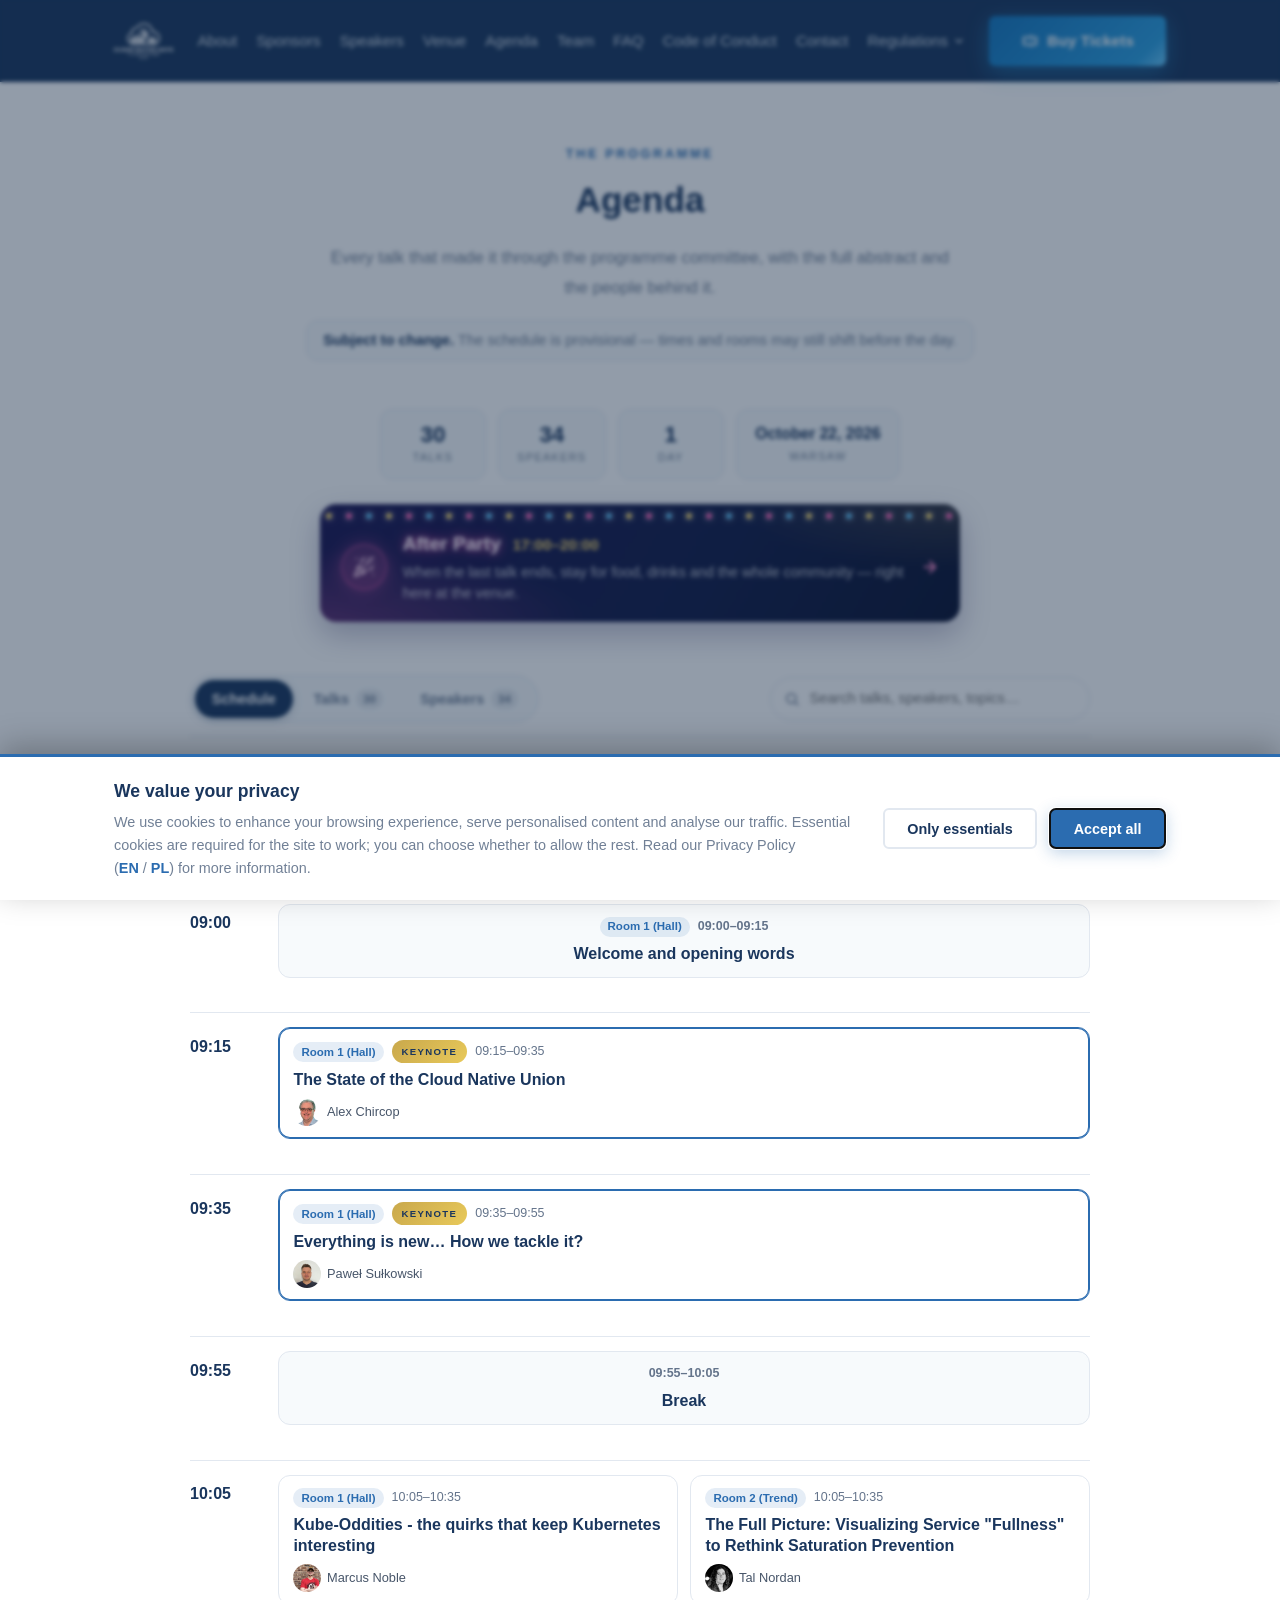
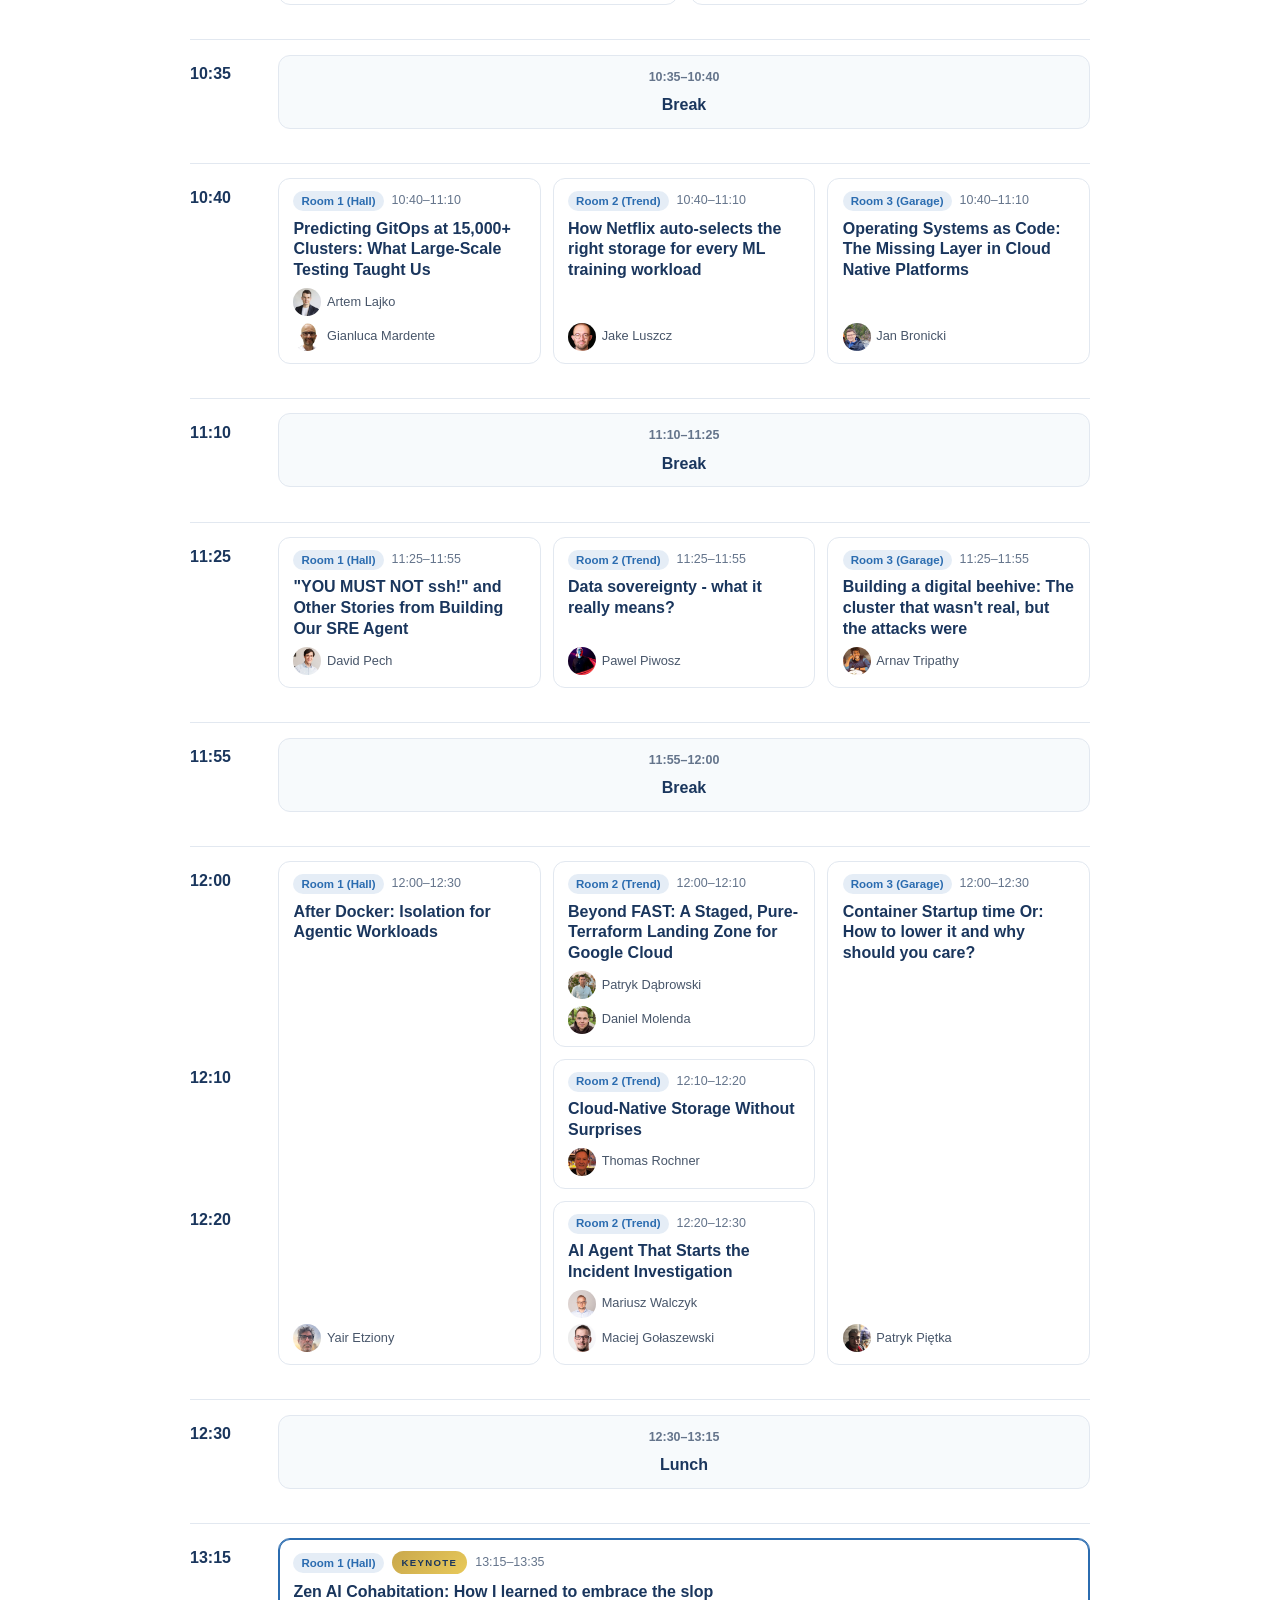
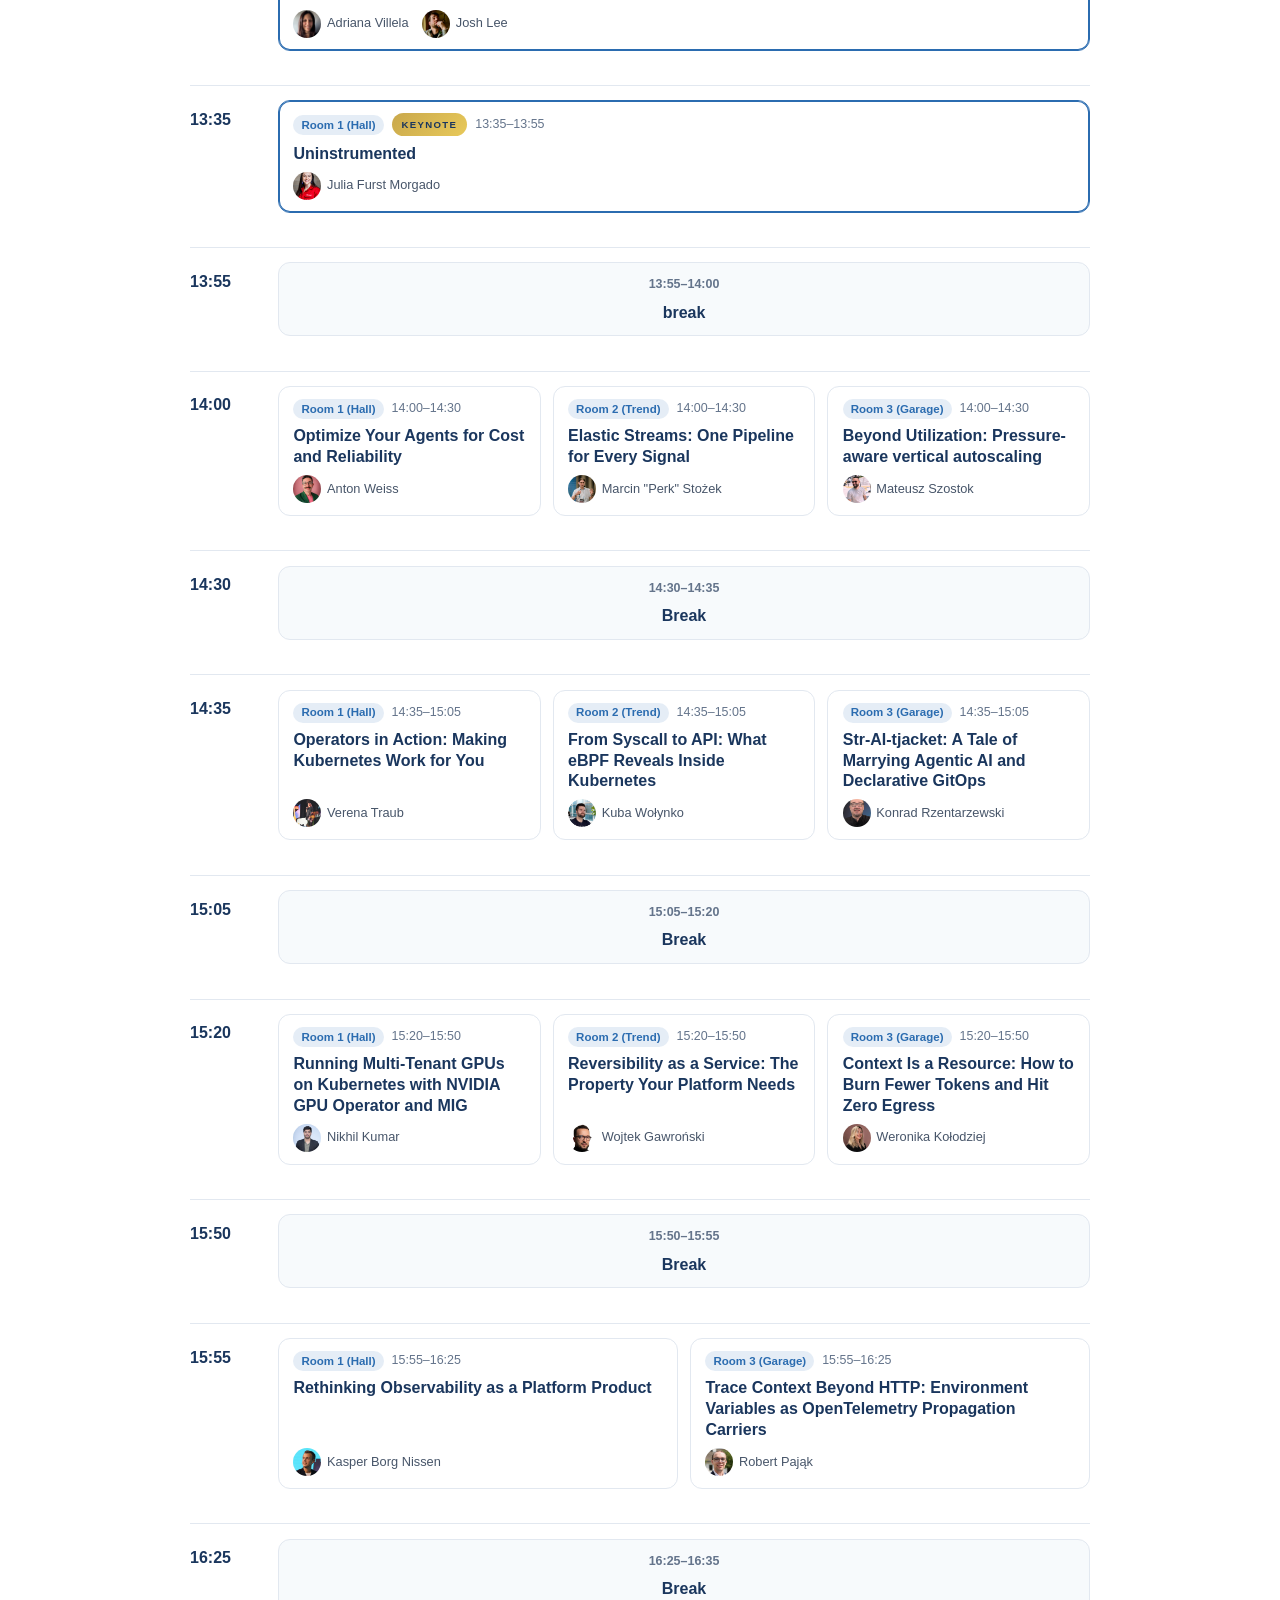
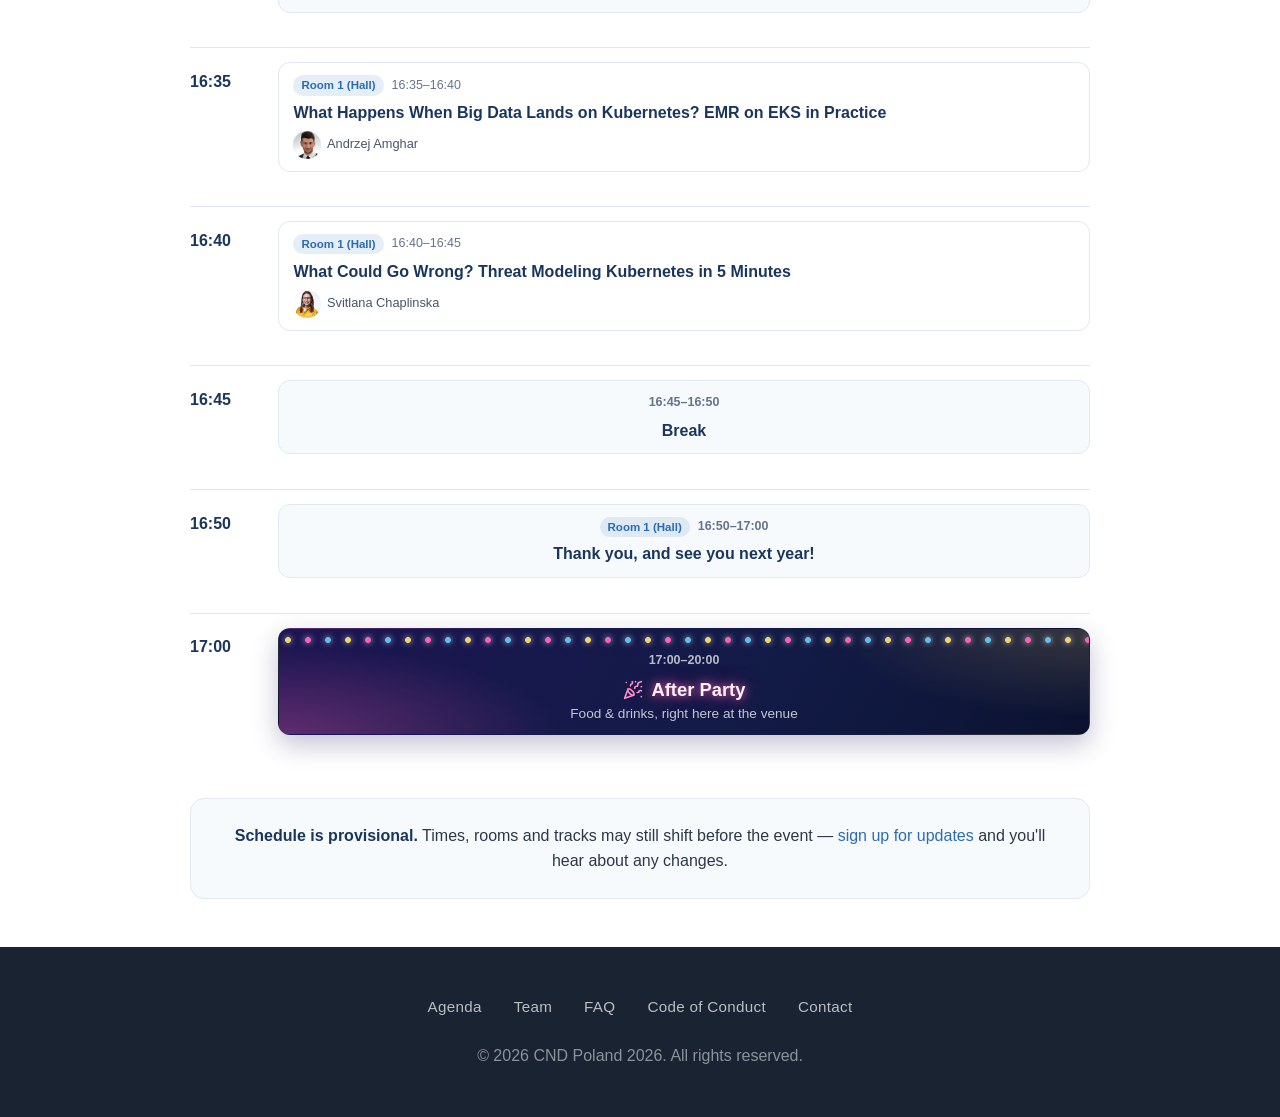
<file: agenda/index.html>
<!doctype html><html lang=en><head><meta charset=utf-8><meta name=viewport content="width=device-width,initial-scale=1"><title>Agenda | CND Poland 2026</title><meta name=description content="CND Poland 2026 — IT Conference"><meta property="og:type" content="website"><meta property="og:site_name" content="CND Poland 2026"><meta property="og:title" content="Agenda | CND Poland 2026"><meta property="og:description" content="CND Poland 2026 — IT Conference"><meta property="og:url" content="https://cloudnativedayspoland.org/agenda/"><meta property="og:image" content="https://cloudnativedayspoland.org/images/og-image-316dbe3a.png"><meta property="og:image:width" content="1200"><meta property="og:image:height" content="630"><meta property="og:image:alt" content="CND Poland 2026 — Connect. Network. Develop."><meta name=twitter:card content="summary_large_image"><meta name=twitter:image content="https://cloudnativedayspoland.org/images/og-image-316dbe3a.png"><link rel=icon href=/favicon.ico sizes=32x32><link rel=icon href=/favicon.svg type=image/svg+xml><link rel=stylesheet href=/css/style.aa74da714cc8874ae707ae15b4714873bb757f43c56e59c9c5fd27e0a4c1ab9b.css integrity="sha256-qnTacUzIh0rnB64VtHFIc7t1f0PFblnJxf0n4KTBq5s="></head><body><header class=site-header><div class="container header-inner"><a href=/ class=site-logo><img src=/images/cnd_full_white.png alt="CND Poland 2026" class=site-logo-img></a><div class=header-actions><nav class=site-nav><button class=nav-toggle aria-label="Toggle navigation">&#9776;</button><ul class=nav-list><li><a href=/#about data-anchor=true>About</a></li><li><a href=/#sponsors data-anchor=true>Sponsors</a></li><li><a href=/#speakers data-anchor=true>Speakers</a></li><li><a href=/#venue data-anchor=true>Venue</a></li><li><a href=/agenda/>Agenda</a></li><li><a href=/#team data-anchor=true>Team</a></li><li><a href=/faq/>FAQ</a></li><li><a href=/code-of-conduct/>Code of Conduct</a></li><li><a href=/contact/>Contact</a></li><li class=nav-dropdown><button type=button class=nav-dropdown-toggle aria-haspopup=true aria-expanded=false>
Regulations
<svg class="nav-caret" width="12" height="12" viewBox="0 0 24 24" fill="none" stroke="currentColor" stroke-width="2.5" stroke-linecap="round" stroke-linejoin="round" aria-hidden="true"><path d="M6 9l6 6 6-6"/></svg></button><ul class=nav-dropdown-menu><li class=nav-doc><span class=nav-doc-name>Privacy Policy</span>
<a href=/files/regulations/privacy-pol.pdf target=_blank rel="noopener noreferrer">(PL)</a>
<a href=/files/regulations/privacy-eng.pdf target=_blank rel="noopener noreferrer">(EN)</a></li><li class=nav-doc><span class=nav-doc-name>Terms of Service</span>
<a href=/files/regulations/terms-of-service-pol.pdf target=_blank rel="noopener noreferrer">(PL)</a>
<a href=/files/regulations/terms-of-service-eng.pdf target=_blank rel="noopener noreferrer">(EN)</a></li><li class=nav-doc><span class=nav-doc-name>Regulations</span>
<a href=/files/regulations/regulations-electronic-services-pol.pdf target=_blank rel="noopener noreferrer">(PL)</a>
<a href=/files/regulations/regulations-electronic-services-eng.pdf target=_blank rel="noopener noreferrer">(EN)</a></li></ul></li></ul></nav><a href=https://cnd2026.konfeo.com/ class="btn btn-ticket nav-ticket" target=_blank rel=noopener aria-label="Buy tickets for CND Poland 2026"><svg width="18" height="18" viewBox="0 0 24 24" fill="none" stroke="currentColor" stroke-width="2" stroke-linecap="round" stroke-linejoin="round" aria-hidden="true"><path d="M3 9a2 2 0 012-2h14a2 2 0 012 2v1a2 2 0 000 4v1a2 2 0 01-2 2H5a2 2 0 01-2-2v-1a2 2 0 000-4z"/><path d="M13 5v2"/><path d="M13 11v2"/><path d="M13 17v2"/></svg>
<span class=nav-ticket-label>Buy Tickets</span><span class=nav-ticket-label-short>Tickets</span></a></div></div></header><main class=container><section class="page programme"><header class=programme-head><span class=section-label>THE PROGRAMME</span><h1>Agenda</h1><div class=programme-intro><p>Every talk that made it through the programme committee, with the full abstract and the people behind it.</p></div><p class=programme-notice><strong>Subject to change.</strong> The schedule is provisional &mdash; times and rooms may still shift before the day.</p><ul class=programme-stats><li><strong>30</strong><span>talks</span></li><li><strong>34</strong><span>speakers</span></li><li><strong>1</strong><span>day</span></li><li><strong>October 22, 2026</strong><span>Warsaw</span></li></ul><a class=programme-party href=/#after-party><span class=programme-party-icon aria-hidden=true><svg width="22" height="22" viewBox="0 0 24 24" fill="none" stroke="currentColor" stroke-width="2" stroke-linecap="round" stroke-linejoin="round"><path d="M5.8 11.3 2 22l10.7-3.79"/><path d="M4 3h.01"/><path d="M22 8h.01"/><path d="M15 2h.01"/><path d="M22 20h.01"/><path d="m22 2-2.24.75A2.9 2.9.0 0017.8 5.87c.1.86-.57 1.63-1.45 1.63h-.38c-.86.0-1.6.6-1.76 1.44L14 10"/><path d="m22 13-.82-.33c-.86-.34-1.82.2-1.98 1.11-.11.7-.72 1.22-1.43 1.22H17"/><path d="m11 2 .33.82c.34.86-.2 1.82-1.11 1.98C9.52 4.9 9 5.52 9 6.23V7"/><path d="M11 13c1.93 1.93 2.83 4.17 2 5s-3.07-.07-5-2-2.83-4.17-2-5 3.07.07 5 2z"/></svg>
</span><span class=programme-party-text><span class=programme-party-title>After Party <span class=programme-party-time>17:00&ndash;20:00</span></span>
<span class=programme-party-sub>When the last talk ends, stay for food, drinks and the whole community &mdash; right here at the venue.</span>
</span><svg class="programme-party-arrow" width="18" height="18" viewBox="0 0 24 24" fill="none" stroke="currentColor" stroke-width="2.4" stroke-linecap="round" stroke-linejoin="round" aria-hidden="true"><line x1="5" y1="12" x2="19" y2="12"/><polyline points="12 5 19 12 12 19"/></svg></a></header><div class=programme-controls><div class=programme-tabs role=tablist aria-label="Browse the programme"><button type=button role=tab id=tab-schedule aria-controls=panel-schedule aria-selected=true data-panel=panel-schedule>
Schedule
</button>
<button type=button role=tab id=tab-talks aria-controls=panel-talks aria-selected=false data-panel=panel-talks>
Talks <span class=programme-tab-count>30</span>
</button>
<button type=button role=tab id=tab-speakers aria-controls=panel-speakers aria-selected=false data-panel=panel-speakers>
Speakers <span class=programme-tab-count>34</span></button></div><div class=programme-search><svg class="programme-search-icon" width="16" height="16" viewBox="0 0 24 24" fill="none" stroke="currentColor" stroke-width="2.2" stroke-linecap="round" stroke-linejoin="round" aria-hidden="true"><circle cx="11" cy="11" r="7"/><line x1="16.5" y1="16.5" x2="21" y2="21"/></svg>
<input type=search id=programme-filter placeholder="Search talks, speakers, topics…" aria-label="Search the programme" autocomplete=off>
<button type=button class=programme-search-clear aria-label="Clear search" hidden>
<svg width="14" height="14" viewBox="0 0 24 24" fill="none" stroke="currentColor" stroke-width="2.4" stroke-linecap="round" aria-hidden="true"><line x1="6" y1="6" x2="18" y2="18"/><line x1="18" y1="6" x2="6" y2="18"/></svg></button></div></div><p class=programme-result role=status hidden></p><div class=programme-panel id=panel-schedule role=tabpanel aria-labelledby=tab-schedule><div class=tt-slot><div class=tt-time>08:00</div><div class=tt-cards><article class="tt-card is-service is-full" data-search="registration "><div class=tt-card-meta><span class=tt-range>08:00&ndash;09:00</span></div><span class="tt-title tt-title-service">Registration</span></article></div></div><div class=tt-slot><div class=tt-time>09:00</div><div class=tt-cards><article class="tt-card is-service" data-search="welcome and opening words pawel piwosz patrycja wegrzynowicz rafał ligmann wojciech kocjan tomasz cholewa katarzyna brzozowska maciej gołaszewski hubert stachurski"><div class=tt-card-meta><span class=tt-room>Room 1 (Hall)</span><span class=tt-range>09:00&ndash;09:15</span></div><span class="tt-title tt-title-service">Welcome and opening words</span></article></div></div><div class=tt-slot><div class=tt-time>09:15</div><div class=tt-cards><article class="tt-card is-keynote" data-search="the state of the cloud native union alex chircop"><div class=tt-card-meta><span class=tt-room>Room 1 (Hall)</span><span class=badge-keynote>Keynote</span><span class=tt-range>09:15&ndash;09:35</span></div><a class=tt-title href=#talk-the-state-of-the-cloud-native-union>The State of the Cloud Native Union</a><div class=tt-speakers><a class=tt-speaker href=#speaker-alex-chircop><img src=/images/speakers/alex-chircop.jpg alt loading=lazy width=36 height=36>
<span>Alex Chircop</span></a></div></article></div></div><div class=tt-slot><div class=tt-time>09:35</div><div class=tt-cards><article class="tt-card is-keynote" data-search="everything is new… how we tackle it? paweł sułkowski"><div class=tt-card-meta><span class=tt-room>Room 1 (Hall)</span><span class=badge-keynote>Keynote</span><span class=tt-range>09:35&ndash;09:55</span></div><a class=tt-title href=#talk-everything-is-new-how-we-tackle-it>Everything is new… How we tackle it?</a><div class=tt-speakers><a class=tt-speaker href=#speaker-pawel-sulkowski><img src=/images/speakers/pawel-sulkowski.jpg alt loading=lazy width=36 height=36>
<span>Paweł Sułkowski</span></a></div></article></div></div><div class=tt-slot><div class=tt-time>09:55</div><div class=tt-cards><article class="tt-card is-service is-full" data-search="break "><div class=tt-card-meta><span class=tt-range>09:55&ndash;10:05</span></div><span class="tt-title tt-title-service">Break</span></article></div></div><div class=tt-slot><div class=tt-time>10:05</div><div class=tt-cards><article class=tt-card data-search="kube-oddities - the quirks that keep kubernetes interesting marcus noble"><div class=tt-card-meta><span class=tt-room>Room 1 (Hall)</span><span class=tt-range>10:05&ndash;10:35</span></div><a class=tt-title href=#talk-kube-oddities-the-quirks-that-keep-kubernetes>Kube-Oddities - the quirks that keep Kubernetes interesting</a><div class=tt-speakers><a class=tt-speaker href=#speaker-marcus-noble><img src=/images/speakers/marcus-noble.jpg alt loading=lazy width=36 height=36>
<span>Marcus Noble</span></a></div></article><article class=tt-card data-search='the full picture: visualizing service "fullness" to rethink saturation prevention tal nordan'><div class=tt-card-meta><span class=tt-room>Room 2 (Trend)</span><span class=tt-range>10:05&ndash;10:35</span></div><a class=tt-title href=#talk-the-full-picture-visualizing-service-fullness-to>The Full Picture: Visualizing Service "Fullness" to Rethink Saturation Prevention</a><div class=tt-speakers><a class=tt-speaker href=#speaker-tal-nordan><img src=/images/speakers/tal-nordan.jpg alt loading=lazy width=36 height=36>
<span>Tal Nordan</span></a></div></article></div></div><div class=tt-slot><div class=tt-time>10:35</div><div class=tt-cards><article class="tt-card is-service is-full" data-search="break "><div class=tt-card-meta><span class=tt-range>10:35&ndash;10:40</span></div><span class="tt-title tt-title-service">Break</span></article></div></div><div class=tt-slot><div class=tt-time>10:40</div><div class=tt-cards><article class=tt-card data-search="predicting gitops at 15,000+ clusters: what large-scale testing taught us artem lajko gianluca mardente"><div class=tt-card-meta><span class=tt-room>Room 1 (Hall)</span><span class=tt-range>10:40&ndash;11:10</span></div><a class=tt-title href=#talk-predicting-gitops-at-15-000-clusters-what-large>Predicting GitOps at 15,000+ Clusters: What Large-Scale Testing Taught Us</a><div class=tt-speakers><a class=tt-speaker href=#speaker-artem-lajko><img src=/images/speakers/artem-lajko.jpg alt loading=lazy width=36 height=36>
<span>Artem Lajko</span>
</a><a class=tt-speaker href=#speaker-gianluca-mardente><img src=/images/speakers/gianluca-mardente.jpg alt loading=lazy width=36 height=36>
<span>Gianluca Mardente</span></a></div></article><article class=tt-card data-search="how netflix auto-selects the right storage for every ml training workload jake luszcz"><div class=tt-card-meta><span class=tt-room>Room 2 (Trend)</span><span class=tt-range>10:40&ndash;11:10</span></div><a class=tt-title href=#talk-how-netflix-auto-selects-the-right-storage-for>How Netflix auto-selects the right storage for every ML training workload</a><div class=tt-speakers><a class=tt-speaker href=#speaker-jake-luszcz><img src=/images/speakers/jake-luszcz.jpg alt loading=lazy width=36 height=36>
<span>Jake Luszcz</span></a></div></article><article class=tt-card data-search="operating systems as code: the missing layer in cloud native platforms jan bronicki"><div class=tt-card-meta><span class=tt-room>Room 3 (Garage)</span><span class=tt-range>10:40&ndash;11:10</span></div><a class=tt-title href=#talk-operating-systems-as-code-the-missing-layer-in>Operating Systems as Code: The Missing Layer in Cloud Native Platforms</a><div class=tt-speakers><a class=tt-speaker href=#speaker-jan-bronicki><img src=/images/speakers/jan-bronicki.jpg alt loading=lazy width=36 height=36>
<span>Jan Bronicki</span></a></div></article></div></div><div class=tt-slot><div class=tt-time>11:10</div><div class=tt-cards><article class="tt-card is-service is-full" data-search="break "><div class=tt-card-meta><span class=tt-range>11:10&ndash;11:25</span></div><span class="tt-title tt-title-service">Break</span></article></div></div><div class=tt-slot><div class=tt-time>11:25</div><div class=tt-cards><article class=tt-card data-search='"you must not ssh!" and other stories from building our sre agent david pech'><div class=tt-card-meta><span class=tt-room>Room 1 (Hall)</span><span class=tt-range>11:25&ndash;11:55</span></div><a class=tt-title href=#talk-you-must-not-ssh-and-other-stories-from-building>"YOU MUST NOT ssh!" and Other Stories from Building Our SRE Agent</a><div class=tt-speakers><a class=tt-speaker href=#speaker-david-pech><img src=/images/speakers/david-pech.jpg alt loading=lazy width=36 height=36>
<span>David Pech</span></a></div></article><article class=tt-card data-search="data sovereignty - what it really means? pawel piwosz"><div class=tt-card-meta><span class=tt-room>Room 2 (Trend)</span><span class=tt-range>11:25&ndash;11:55</span></div><a class=tt-title href=#talk-data-sovereignty-what-it-really-means>Data sovereignty - what it really means?</a><div class=tt-speakers><a class=tt-speaker href=#speaker-pawel-piwosz><img src=/images/speakers/pawel-piwosz.jpg alt loading=lazy width=36 height=36>
<span>Pawel Piwosz</span></a></div></article><article class=tt-card data-search="building a digital beehive: the cluster that wasn't real, but the attacks were arnav tripathy"><div class=tt-card-meta><span class=tt-room>Room 3 (Garage)</span><span class=tt-range>11:25&ndash;11:55</span></div><a class=tt-title href=#talk-building-a-digital-beehive-the-cluster-that-wasnt>Building a digital beehive: The cluster that wasn't real, but the attacks were</a><div class=tt-speakers><a class=tt-speaker href=#speaker-arnav-tripathy><img src=/images/speakers/arnav-tripathy.jpg alt loading=lazy width=36 height=36>
<span>Arnav Tripathy</span></a></div></article></div></div><div class=tt-slot><div class=tt-time>11:55</div><div class=tt-cards><article class="tt-card is-service is-full" data-search="break "><div class=tt-card-meta><span class=tt-range>11:55&ndash;12:00</span></div><span class="tt-title tt-title-service">Break</span></article></div></div><div class="tt-slot is-stacked" style=--tt-rows:3;--tt-cols:3><div class=tt-time style=--tt-row:1>12:00</div><div class=tt-time style=--tt-row:2>12:10</div><div class=tt-time style=--tt-row:3>12:20</div><div class=tt-cards><article class=tt-card style="--tt-col:1;--tt-row:1 / 4" data-search="after docker: isolation for agentic workloads yair etziony"><div class=tt-card-meta><span class=tt-room>Room 1 (Hall)</span><span class=tt-range>12:00&ndash;12:30</span></div><a class=tt-title href=#talk-after-docker-isolation-for-agentic-workloads>After Docker: Isolation for Agentic Workloads</a><div class=tt-speakers><a class=tt-speaker href=#speaker-yair-etziony><img src=/images/speakers/yair-etziony.jpg alt loading=lazy width=36 height=36>
<span>Yair Etziony</span></a></div></article><article class=tt-card style="--tt-col:2;--tt-row:1 / 2" data-search="beyond fast: a staged, pure-terraform landing zone for google cloud patryk dąbrowski daniel molenda"><div class=tt-card-meta><span class=tt-room>Room 2 (Trend)</span><span class=tt-range>12:00&ndash;12:10</span></div><a class=tt-title href=#talk-beyond-fast-a-staged-pure-terraform-landing-zone>Beyond FAST: A Staged, Pure-Terraform Landing Zone for Google Cloud</a><div class=tt-speakers><a class=tt-speaker href=#speaker-patryk-dabrowski><img src=/images/speakers/patryk-dabrowski.jpg alt loading=lazy width=36 height=36>
<span>Patryk Dąbrowski</span>
</a><a class=tt-speaker href=#speaker-daniel-molenda><img src=/images/speakers/daniel-molenda.jpg alt loading=lazy width=36 height=36>
<span>Daniel Molenda</span></a></div></article><article class=tt-card style="--tt-col:3;--tt-row:1 / 4" data-search="container startup time or: how to lower it and why should you care? patryk piętka"><div class=tt-card-meta><span class=tt-room>Room 3 (Garage)</span><span class=tt-range>12:00&ndash;12:30</span></div><a class=tt-title href=#talk-container-startup-time-or-how-to-lower-it-and-why>Container Startup time Or: How to lower it and why should you care?</a><div class=tt-speakers><a class=tt-speaker href=#speaker-patryk-pietka><img src=/images/speakers/patryk-pietka.jpg alt loading=lazy width=36 height=36>
<span>Patryk Piętka</span></a></div></article><article class=tt-card style="--tt-col:2;--tt-row:2 / 3" data-search="cloud-native storage without surprises thomas rochner"><div class=tt-card-meta><span class=tt-room>Room 2 (Trend)</span><span class=tt-range>12:10&ndash;12:20</span></div><a class=tt-title href=#talk-cloud-native-storage-without-surprises>Cloud-Native Storage Without Surprises</a><div class=tt-speakers><a class=tt-speaker href=#speaker-thomas-rochner><img src=/images/speakers/thomas-rochner.jpg alt loading=lazy width=36 height=36>
<span>Thomas Rochner</span></a></div></article><article class=tt-card style="--tt-col:2;--tt-row:3 / 4" data-search="ai agent that starts the incident investigation mariusz walczyk maciej gołaszewski"><div class=tt-card-meta><span class=tt-room>Room 2 (Trend)</span><span class=tt-range>12:20&ndash;12:30</span></div><a class=tt-title href=#talk-ai-agent-that-starts-the-incident-investigation>AI Agent That Starts the Incident Investigation</a><div class=tt-speakers><a class=tt-speaker href=#speaker-mariusz-walczyk><img src=/images/speakers/mariusz-walczyk.jpg alt loading=lazy width=36 height=36>
<span>Mariusz Walczyk</span>
</a><a class=tt-speaker href=#speaker-maciej-golaszewski><img src=/images/speakers/maciej-golaszewski.jpg alt loading=lazy width=36 height=36>
<span>Maciej Gołaszewski</span></a></div></article></div></div><div class=tt-slot><div class=tt-time>12:30</div><div class=tt-cards><article class="tt-card is-service is-full" data-search="lunch "><div class=tt-card-meta><span class=tt-range>12:30&ndash;13:15</span></div><span class="tt-title tt-title-service">Lunch</span></article></div></div><div class=tt-slot><div class=tt-time>13:15</div><div class=tt-cards><article class="tt-card is-keynote" data-search="zen ai cohabitation: how i learned to embrace the slop adriana villela josh lee"><div class=tt-card-meta><span class=tt-room>Room 1 (Hall)</span><span class=badge-keynote>Keynote</span><span class=tt-range>13:15&ndash;13:35</span></div><a class=tt-title href=#talk-zen-ai-cohabitation-how-i-learned-to-embrace-the>Zen AI Cohabitation: How I learned to embrace the slop</a><div class=tt-speakers><a class=tt-speaker href=#speaker-adriana-villela><img src=/images/speakers/adriana-villela.jpg alt loading=lazy width=36 height=36>
<span>Adriana Villela</span>
</a><a class=tt-speaker href=#speaker-josh-lee><img src=/images/speakers/josh-lee.jpg alt loading=lazy width=36 height=36>
<span>Josh Lee</span></a></div></article></div></div><div class=tt-slot><div class=tt-time>13:35</div><div class=tt-cards><article class="tt-card is-keynote" data-search="uninstrumented julia furst morgado"><div class=tt-card-meta><span class=tt-room>Room 1 (Hall)</span><span class=badge-keynote>Keynote</span><span class=tt-range>13:35&ndash;13:55</span></div><a class=tt-title href=#talk-uninstrumented>Uninstrumented</a><div class=tt-speakers><a class=tt-speaker href=#speaker-julia-furst-morgado><img src=/images/speakers/julia-furst-morgado.jpg alt loading=lazy width=36 height=36>
<span>Julia Furst Morgado</span></a></div></article></div></div><div class=tt-slot><div class=tt-time>13:55</div><div class=tt-cards><article class="tt-card is-service is-full" data-search="break "><div class=tt-card-meta><span class=tt-range>13:55&ndash;14:00</span></div><span class="tt-title tt-title-service">break</span></article></div></div><div class=tt-slot><div class=tt-time>14:00</div><div class=tt-cards><article class=tt-card data-search="optimize your agents for cost and reliability anton weiss"><div class=tt-card-meta><span class=tt-room>Room 1 (Hall)</span><span class=tt-range>14:00&ndash;14:30</span></div><a class=tt-title href=#talk-optimize-your-agents-for-cost-and-reliability>Optimize Your Agents for Cost and Reliability</a><div class=tt-speakers><a class=tt-speaker href=#speaker-anton-weiss><img src=/images/speakers/anton-weiss.jpg alt loading=lazy width=36 height=36>
<span>Anton Weiss</span></a></div></article><article class=tt-card data-search='elastic streams: one pipeline for every signal marcin "perk" stożek'><div class=tt-card-meta><span class=tt-room>Room 2 (Trend)</span><span class=tt-range>14:00&ndash;14:30</span></div><a class=tt-title href=#talk-elastic-streams-one-pipeline-for-every-signal>Elastic Streams: One Pipeline for Every Signal</a><div class=tt-speakers><a class=tt-speaker href=#speaker-marcin-perk-stozek><img src=/images/speakers/marcin-perk-stozek.jpg alt loading=lazy width=36 height=36>
<span>Marcin "Perk" Stożek</span></a></div></article><article class=tt-card data-search="beyond utilization: pressure-aware vertical autoscaling mateusz szostok"><div class=tt-card-meta><span class=tt-room>Room 3 (Garage)</span><span class=tt-range>14:00&ndash;14:30</span></div><a class=tt-title href=#talk-beyond-utilization-pressure-aware-vertical>Beyond Utilization: Pressure-aware vertical autoscaling</a><div class=tt-speakers><a class=tt-speaker href=#speaker-mateusz-szostok><img src=/images/speakers/mateusz-szostok.jpg alt loading=lazy width=36 height=36>
<span>Mateusz Szostok</span></a></div></article></div></div><div class=tt-slot><div class=tt-time>14:30</div><div class=tt-cards><article class="tt-card is-service is-full" data-search="break "><div class=tt-card-meta><span class=tt-range>14:30&ndash;14:35</span></div><span class="tt-title tt-title-service">Break</span></article></div></div><div class=tt-slot><div class=tt-time>14:35</div><div class=tt-cards><article class=tt-card data-search="operators in action: making kubernetes work for you verena traub"><div class=tt-card-meta><span class=tt-room>Room 1 (Hall)</span><span class=tt-range>14:35&ndash;15:05</span></div><a class=tt-title href=#talk-operators-in-action-making-kubernetes-work-for-you>Operators in Action: Making Kubernetes Work for You</a><div class=tt-speakers><a class=tt-speaker href=#speaker-verena-traub><img src=/images/speakers/verena-traub.jpg alt loading=lazy width=36 height=36>
<span>Verena Traub</span></a></div></article><article class=tt-card data-search="from syscall to api: what ebpf reveals inside kubernetes kuba wołynko"><div class=tt-card-meta><span class=tt-room>Room 2 (Trend)</span><span class=tt-range>14:35&ndash;15:05</span></div><a class=tt-title href=#talk-from-syscall-to-api-what-ebpf-reveals-inside>From Syscall to API: What eBPF Reveals Inside Kubernetes</a><div class=tt-speakers><a class=tt-speaker href=#speaker-kuba-wolynko><img src=/images/speakers/kuba-wolynko.jpg alt loading=lazy width=36 height=36>
<span>Kuba Wołynko</span></a></div></article><article class=tt-card data-search="str-ai-tjacket: a tale of marrying agentic ai and declarative gitops konrad rzentarzewski"><div class=tt-card-meta><span class=tt-room>Room 3 (Garage)</span><span class=tt-range>14:35&ndash;15:05</span></div><a class=tt-title href=#talk-str-ai-tjacket-a-tale-of-marrying-agentic-ai-and>Str-AI-tjacket: A Tale of Marrying Agentic AI and Declarative GitOps</a><div class=tt-speakers><a class=tt-speaker href=#speaker-konrad-rzentarzewski><img src=/images/speakers/konrad-rzentarzewski.jpg alt loading=lazy width=36 height=36>
<span>Konrad Rzentarzewski</span></a></div></article></div></div><div class=tt-slot><div class=tt-time>15:05</div><div class=tt-cards><article class="tt-card is-service is-full" data-search="break "><div class=tt-card-meta><span class=tt-range>15:05&ndash;15:20</span></div><span class="tt-title tt-title-service">Break</span></article></div></div><div class=tt-slot><div class=tt-time>15:20</div><div class=tt-cards><article class=tt-card data-search="running multi-tenant gpus on kubernetes with nvidia gpu operator and mig nikhil kumar"><div class=tt-card-meta><span class=tt-room>Room 1 (Hall)</span><span class=tt-range>15:20&ndash;15:50</span></div><a class=tt-title href=#talk-running-multi-tenant-gpus-on-kubernetes-with-nvidia>Running Multi-Tenant GPUs on Kubernetes with NVIDIA GPU Operator and MIG</a><div class=tt-speakers><a class=tt-speaker href=#speaker-nikhil-kumar><img src=/images/speakers/nikhil-kumar.jpg alt loading=lazy width=36 height=36>
<span>Nikhil Kumar</span></a></div></article><article class=tt-card data-search="reversibility as a service: the property your platform needs wojtek gawroński"><div class=tt-card-meta><span class=tt-room>Room 2 (Trend)</span><span class=tt-range>15:20&ndash;15:50</span></div><a class=tt-title href=#talk-reversibility-as-a-service-the-property-your>Reversibility as a Service: The Property Your Platform Needs</a><div class=tt-speakers><a class=tt-speaker href=#speaker-wojtek-gawronski><img src=/images/speakers/wojtek-gawronski.jpg alt loading=lazy width=36 height=36>
<span>Wojtek Gawroński</span></a></div></article><article class=tt-card data-search="context is a resource: how to burn fewer tokens and hit zero egress weronika kołodziej"><div class=tt-card-meta><span class=tt-room>Room 3 (Garage)</span><span class=tt-range>15:20&ndash;15:50</span></div><a class=tt-title href=#talk-context-is-a-resource-how-to-burn-fewer-tokens-and>Context Is a Resource: How to Burn Fewer Tokens and Hit Zero Egress</a><div class=tt-speakers><a class=tt-speaker href=#speaker-weronika-kolodziej><img src=/images/speakers/weronika-kolodziej.jpg alt loading=lazy width=36 height=36>
<span>Weronika Kołodziej</span></a></div></article></div></div><div class=tt-slot><div class=tt-time>15:50</div><div class=tt-cards><article class="tt-card is-service is-full" data-search="break "><div class=tt-card-meta><span class=tt-range>15:50&ndash;15:55</span></div><span class="tt-title tt-title-service">Break</span></article></div></div><div class=tt-slot><div class=tt-time>15:55</div><div class=tt-cards><article class=tt-card data-search="rethinking observability as a platform product kasper borg nissen"><div class=tt-card-meta><span class=tt-room>Room 1 (Hall)</span><span class=tt-range>15:55&ndash;16:25</span></div><a class=tt-title href=#talk-rethinking-observability-as-a-platform-product>Rethinking Observability as a Platform Product</a><div class=tt-speakers><a class=tt-speaker href=#speaker-kasper-borg-nissen><img src=/images/speakers/kasper-borg-nissen.jpg alt loading=lazy width=36 height=36>
<span>Kasper Borg Nissen</span></a></div></article><article class=tt-card data-search="trace context beyond http: environment variables as opentelemetry propagation carriers robert pająk"><div class=tt-card-meta><span class=tt-room>Room 3 (Garage)</span><span class=tt-range>15:55&ndash;16:25</span></div><a class=tt-title href=#talk-trace-context-beyond-http-environment-variables-as>Trace Context Beyond HTTP: Environment Variables as OpenTelemetry Propagation Carriers</a><div class=tt-speakers><a class=tt-speaker href=#speaker-robert-pajak><img src=/images/speakers/robert-pajak.jpg alt loading=lazy width=36 height=36>
<span>Robert Pająk</span></a></div></article></div></div><div class=tt-slot><div class=tt-time>16:25</div><div class=tt-cards><article class="tt-card is-service is-full" data-search="break "><div class=tt-card-meta><span class=tt-range>16:25&ndash;16:35</span></div><span class="tt-title tt-title-service">Break</span></article></div></div><div class=tt-slot><div class=tt-time>16:35</div><div class=tt-cards><article class=tt-card data-search="what happens when big data lands on kubernetes? emr on eks in practice andrzej amghar"><div class=tt-card-meta><span class=tt-room>Room 1 (Hall)</span><span class=tt-range>16:35&ndash;16:40</span></div><a class=tt-title href=#talk-what-happens-when-big-data-lands-on-kubernetes-emr>What Happens When Big Data Lands on Kubernetes? EMR on EKS in Practice</a><div class=tt-speakers><a class=tt-speaker href=#speaker-andrzej-amghar><img src=/images/speakers/andrzej-amghar.jpg alt loading=lazy width=36 height=36>
<span>Andrzej Amghar</span></a></div></article></div></div><div class=tt-slot><div class=tt-time>16:40</div><div class=tt-cards><article class=tt-card data-search="what could go wrong? threat modeling kubernetes in 5 minutes svitlana chaplinska"><div class=tt-card-meta><span class=tt-room>Room 1 (Hall)</span><span class=tt-range>16:40&ndash;16:45</span></div><a class=tt-title href=#talk-what-could-go-wrong-threat-modeling-kubernetes-in-5>What Could Go Wrong? Threat Modeling Kubernetes in 5 Minutes</a><div class=tt-speakers><a class=tt-speaker href=#speaker-svitlana-chaplinska><img src=/images/speakers/svitlana-chaplinska.jpg alt loading=lazy width=36 height=36>
<span>Svitlana Chaplinska</span></a></div></article></div></div><div class=tt-slot><div class=tt-time>16:45</div><div class=tt-cards><article class="tt-card is-service is-full" data-search="break "><div class=tt-card-meta><span class=tt-range>16:45&ndash;16:50</span></div><span class="tt-title tt-title-service">Break</span></article></div></div><div class=tt-slot><div class=tt-time>16:50</div><div class=tt-cards><article class="tt-card is-service" data-search="thank you, and see you next year! maciej gołaszewski patrycja wegrzynowicz pawel piwosz rafał ligmann tomasz cholewa wojciech kocjan katarzyna brzozowska"><div class=tt-card-meta><span class=tt-room>Room 1 (Hall)</span><span class=tt-range>16:50&ndash;17:00</span></div><span class="tt-title tt-title-service">Thank you, and see you next year!</span></article></div></div><div class=tt-slot><div class=tt-time>17:00</div><div class=tt-cards><article class="tt-card is-service is-full is-party" data-search="after party  food drinks evening social"><div class=tt-card-meta><span class=tt-range>17:00&ndash;20:00</span></div><a class="tt-title tt-title-service tt-party" href=/#after-party><svg width="20" height="20" viewBox="0 0 24 24" fill="none" stroke="currentColor" stroke-width="2" stroke-linecap="round" stroke-linejoin="round" aria-hidden="true"><path d="M5.8 11.3 2 22l10.7-3.79"/><path d="M4 3h.01"/><path d="M22 8h.01"/><path d="M15 2h.01"/><path d="M22 20h.01"/><path d="m22 2-2.24.75A2.9 2.9.0 0017.8 5.87c.1.86-.57 1.63-1.45 1.63h-.38c-.86.0-1.6.6-1.76 1.44L14 10"/><path d="m22 13-.82-.33c-.86-.34-1.82.2-1.98 1.11-.11.7-.72 1.22-1.43 1.22H17"/><path d="m11 2 .33.82c.34.86-.2 1.82-1.11 1.98C9.52 4.9 9 5.52 9 6.23V7"/><path d="M11 13c1.93 1.93 2.83 4.17 2 5s-3.07-.07-5-2-2.83-4.17-2-5 3.07.07 5 2z"/></svg>
<span class=tt-party-name>After Party</span>
<span class=tt-party-sub>Food & drinks, right here at the venue</span></a></article></div></div></div><div class=programme-panel id=panel-talks role=tabpanel aria-labelledby=tab-talks><article class=talk-card id=talk-you-must-not-ssh-and-other-stories-from-building data-search='"you must not ssh!" and other stories from building our sre agent david pech everyone is building sre agents. most of them are barely junior sysadmins in a trench coat — useful for "how does x work?", useless when postgresql replication is lagging at 3 am across three datacenters at your specific company with your specific puppet module.

we started out obsessing over the tech stack, but after months in production, we learned a few hard truths: the agent framework? it doesn&#39;t really matter that much. the llm model or vendor? doesn&#39;t matter nearly as much as you think. providing misleading docs? a massive problem. fear of autonomy? like handcuffing your agent and getting only 10% out of it. not unit-testing the context? likely you&#39;ll degrade in the future versions and lose people&#39;s trust.

we&#39;ll walk through what surprised us, what the agent still gets wrong, and why security is the hardest third nobody talks about. no vendor pitch, just a story from the trenches so you can get "more realistic" about this.'><div class=talk-card-head><h2 class=talk-title>"YOU MUST NOT ssh!" and Other Stories from Building Our SRE Agent</h2><a class=anchor-link href=#talk-you-must-not-ssh-and-other-stories-from-building aria-label='Link to “"YOU MUST NOT ssh!" and Other Stories from Building Our SRE Agent”' title="Copy link to this talk"><svg width="15" height="15" viewBox="0 0 24 24" fill="none" stroke="currentColor" stroke-width="2" stroke-linecap="round" stroke-linejoin="round" aria-hidden="true"><path d="M10 13a5 5 0 007.5.5l3-3a5 5 0 00-7-7l-1.7 1.7"/><path d="M14 11a5 5 0 00-7.5-.5l-3 3a5 5 0 007 7l1.7-1.7"/></svg></a></div><div class=talk-speakers><a class=talk-speaker href=#speaker-david-pech><img src=/images/speakers/david-pech.jpg alt loading=lazy width=88 height=88>
<span class=talk-speaker-text><span class=talk-speaker-name>David Pech</span>
<span class=talk-speaker-role>DevOps Engineer · Kubestronaut</span></span></a></div><div class="talk-abstract prose" id=talk-you-must-not-ssh-and-other-stories-from-building-abstract><p>Everyone is building SRE agents. Most of them are barely junior sysadmins in a trench coat — useful for "how does X work?", useless when PostgreSQL replication is lagging at 3 AM across three datacenters at your specific company with your specific Puppet module.</p><p>We started out obsessing over the tech stack, but after months in production, we learned a few hard truths: The agent framework? It doesn't really matter that much. The LLM model or vendor? Doesn't matter nearly as much as you think. Providing misleading docs? A massive problem. Fear of autonomy? Like handcuffing your agent and getting only 10% out of it. Not unit-testing the context? Likely you'll degrade in the future versions and lose people's trust.</p><p>We'll walk through what surprised us, what the agent still gets wrong, and why security is the hardest third nobody talks about. No vendor pitch, just a story from the trenches so you can get "more realistic" about this.</p></div><button type=button class=talk-toggle aria-expanded=true aria-controls=talk-you-must-not-ssh-and-other-stories-from-building-abstract hidden>
<span class=talk-toggle-label></span>
<svg width="14" height="14" viewBox="0 0 24 24" fill="none" stroke="currentColor" stroke-width="2.4" stroke-linecap="round" stroke-linejoin="round" aria-hidden="true"><polyline points="6 9 12 15 18 9"/></svg></button></article><article class=talk-card id=talk-after-docker-isolation-for-agentic-workloads data-search="after docker: isolation for agentic workloads yair etziony isolation was a solved problem in 2000, just not in the way the industry remembers it.

freebsd jails were not stronger than everything that came after. they were coherent: one kernel-level boundary, designed as a boundary, and auditable as a single thing. solaris zones refined the same idea a few years later.

then linux containers took a different path.

docker did not win because it was the purest isolation model. it won because it made containers usable. it gave developers a clean interface, a simple workflow, a good mental model, and a way to package and run software without caring too much about the machinery underneath. that mattered. good developer experience beat a cleaner theory of isolation, and for the workloads of the time, that was mostly the right trade.

a service was usually predictable. it had a known filesystem shape, a known network posture, a mostly stable syscall surface, and most of its behavior was decided before runtime. you could build an image, ship it, constrain it, observe it, and move on.

agents break that assumption.

an agent can spawn subprocesses at runtime. it can call endpoints nobody hardcoded. it can write to paths created from context gathered mid-run. it can use credentials, tools, plugins, prompts, generated code, and remote apis as part of one execution flow. the behavior that matters is no longer fully visible when the container starts.

agents also do not carry the operational judgment humans quietly rely on. they do not naturally understand ownership, blast radius, production etiquette, or the difference between “technically allowed” and “obviously a bad idea.” they can follow instructions and use tools, but they do not share the human context that usually stops an operator before the damage happens.

that is why the old isolation question comes back.

not because jails or zones should simply return as they were. and not because docker was wrong. docker solved usability for a generation of software delivery. but agentic workflows expose a different problem: how do you isolate something whose shape is discovered while it runs?

this talk traces the line from jails and zones to docker and linux containers, and then asks what should be revived for the agentic era. the answer is not nostalgia. it is old ideas rebuilt with new mechanisms: coherent boundaries, runtime policy, and isolation-first design for workloads that no longer know their own edges in advance.

ebpf lsm is one possible way linux can get there. it matters because it lets policy live close to the kernel boundary while still being programmable at runtime. but the larger point is simpler: the next runtime should not only be easy to use. it should be built for the strange, dynamic, semi-informed workloads we are now creating."><div class=talk-card-head><h2 class=talk-title>After Docker: Isolation for Agentic Workloads</h2><a class=anchor-link href=#talk-after-docker-isolation-for-agentic-workloads aria-label="Link to “After Docker: Isolation for Agentic Workloads”" title="Copy link to this talk"><svg width="15" height="15" viewBox="0 0 24 24" fill="none" stroke="currentColor" stroke-width="2" stroke-linecap="round" stroke-linejoin="round" aria-hidden="true"><path d="M10 13a5 5 0 007.5.5l3-3a5 5 0 00-7-7l-1.7 1.7"/><path d="M14 11a5 5 0 00-7.5-.5l-3 3a5 5 0 007 7l1.7-1.7"/></svg></a></div><div class=talk-speakers><a class=talk-speaker href=#speaker-yair-etziony><img src=/images/speakers/yair-etziony.jpg alt loading=lazy width=88 height=88>
<span class=talk-speaker-text><span class=talk-speaker-name>Yair Etziony</span>
<span class=talk-speaker-role>Founder, False Systems · CD Foundation Ambassador</span></span></a></div><div class="talk-abstract prose" id=talk-after-docker-isolation-for-agentic-workloads-abstract><p>Isolation was a solved problem in 2000, just not in the way the industry remembers it.</p><p>FreeBSD Jails were not stronger than everything that came after. They were coherent: one kernel-level boundary, designed as a boundary, and auditable as a single thing. Solaris Zones refined the same idea a few years later.</p><p>Then Linux containers took a different path.</p><p>Docker did not win because it was the purest isolation model. It won because it made containers usable. It gave developers a clean interface, a simple workflow, a good mental model, and a way to package and run software without caring too much about the machinery underneath. That mattered. Good developer experience beat a cleaner theory of isolation, and for the workloads of the time, that was mostly the right trade.</p><p>A service was usually predictable. It had a known filesystem shape, a known network posture, a mostly stable syscall surface, and most of its behavior was decided before runtime. You could build an image, ship it, constrain it, observe it, and move on.</p><p>Agents break that assumption.</p><p>An agent can spawn subprocesses at runtime. It can call endpoints nobody hardcoded. It can write to paths created from context gathered mid-run. It can use credentials, tools, plugins, prompts, generated code, and remote APIs as part of one execution flow. The behavior that matters is no longer fully visible when the container starts.</p><p>Agents also do not carry the operational judgment humans quietly rely on. They do not naturally understand ownership, blast radius, production etiquette, or the difference between “technically allowed” and “obviously a bad idea.” They can follow instructions and use tools, but they do not share the human context that usually stops an operator before the damage happens.</p><p>That is why the old isolation question comes back.</p><p>Not because Jails or Zones should simply return as they were. And not because Docker was wrong. Docker solved usability for a generation of software delivery. But agentic workflows expose a different problem: how do you isolate something whose shape is discovered while it runs?</p><p>This talk traces the line from Jails and Zones to Docker and Linux containers, and then asks what should be revived for the agentic era. The answer is not nostalgia. It is old ideas rebuilt with new mechanisms: coherent boundaries, runtime policy, and isolation-first design for workloads that no longer know their own edges in advance.</p><p>eBPF LSM is one possible way Linux can get there. It matters because it lets policy live close to the kernel boundary while still being programmable at runtime. But the larger point is simpler: the next runtime should not only be easy to use. It should be built for the strange, dynamic, semi-informed workloads we are now creating.</p></div><button type=button class=talk-toggle aria-expanded=true aria-controls=talk-after-docker-isolation-for-agentic-workloads-abstract hidden>
<span class=talk-toggle-label></span>
<svg width="14" height="14" viewBox="0 0 24 24" fill="none" stroke="currentColor" stroke-width="2.4" stroke-linecap="round" stroke-linejoin="round" aria-hidden="true"><polyline points="6 9 12 15 18 9"/></svg></button></article><article class=talk-card id=talk-ai-agent-that-starts-the-incident-investigation data-search="ai agent that starts the incident investigation mariusz walczyk maciej gołaszewski our team gets about 3,000 pagerduty incidents each month. for each incident, the on-call engineer must find the cause. this takes time, and the engineer must often do the same first steps again and again.

we built a bot that does these first steps. it started as a claude code skill that an engineer ran by hand. now it runs automatically on cloud run. when an incident starts, the bot reads the alert and the runbook. it queries gcp apis, then posts the findings in slack.

in this talk, i explain how the bot works and show the main parts of the design."><div class=talk-card-head><h2 class=talk-title>AI Agent That Starts the Incident Investigation</h2><a class=anchor-link href=#talk-ai-agent-that-starts-the-incident-investigation aria-label="Link to “AI Agent That Starts the Incident Investigation”" title="Copy link to this talk"><svg width="15" height="15" viewBox="0 0 24 24" fill="none" stroke="currentColor" stroke-width="2" stroke-linecap="round" stroke-linejoin="round" aria-hidden="true"><path d="M10 13a5 5 0 007.5.5l3-3a5 5 0 00-7-7l-1.7 1.7"/><path d="M14 11a5 5 0 00-7.5-.5l-3 3a5 5 0 007 7l1.7-1.7"/></svg></a></div><div class=talk-speakers><a class=talk-speaker href=#speaker-mariusz-walczyk><img src=/images/speakers/mariusz-walczyk.jpg alt loading=lazy width=88 height=88>
<span class=talk-speaker-text><span class=talk-speaker-name>Mariusz Walczyk</span>
<span class=talk-speaker-role>Virtuslab Group DevOps</span>
</span></a><a class=talk-speaker href=#speaker-maciej-golaszewski><img src=/images/speakers/maciej-golaszewski.jpg alt loading=lazy width=88 height=88>
<span class=talk-speaker-text><span class=talk-speaker-name>Maciej Gołaszewski</span>
<span class=talk-speaker-role>Senior Cloud Engineer/Gopher. Runnig Kraków Cloud Native Meetup Group</span></span></a></div><div class="talk-abstract prose" id=talk-ai-agent-that-starts-the-incident-investigation-abstract><p>Our team gets about 3,000 PagerDuty incidents each month. For each incident, the on-call engineer must find the cause. This takes time, and the engineer must often do the same first steps again and again.</p><p>We built a bot that does these first steps. It started as a Claude Code skill that an engineer ran by hand. Now it runs automatically on Cloud Run. When an incident starts, the bot reads the alert and the runbook. It queries GCP APIs, then posts the findings in Slack.</p><p>In this talk, I explain how the bot works and show the main parts of the design.</p></div><button type=button class=talk-toggle aria-expanded=true aria-controls=talk-ai-agent-that-starts-the-incident-investigation-abstract hidden>
<span class=talk-toggle-label></span>
<svg width="14" height="14" viewBox="0 0 24 24" fill="none" stroke="currentColor" stroke-width="2.4" stroke-linecap="round" stroke-linejoin="round" aria-hidden="true"><polyline points="6 9 12 15 18 9"/></svg></button></article><article class=talk-card id=talk-beyond-fast-a-staged-pure-terraform-landing-zone data-search="beyond fast: a staged, pure-terraform landing zone for google cloud patryk dąbrowski daniel molenda we built our own landing zone framework for google cloud, written entirely in terraform. our starting point was an evaluation of cloud foundation fabric fast, which generates resources from yaml configuration. that approach works well for standard setups, but in complex, non-standard environments it can limit flexibility.
in this talk we'll explain why we chose this path and how it gives us more control over the architecture, makes it easier to evolve, and lets us tailor the landing zone to enterprise requirements."><div class=talk-card-head><h2 class=talk-title>Beyond FAST: A Staged, Pure-Terraform Landing Zone for Google Cloud</h2><a class=anchor-link href=#talk-beyond-fast-a-staged-pure-terraform-landing-zone aria-label="Link to “Beyond FAST: A Staged, Pure-Terraform Landing Zone for Google Cloud”" title="Copy link to this talk"><svg width="15" height="15" viewBox="0 0 24 24" fill="none" stroke="currentColor" stroke-width="2" stroke-linecap="round" stroke-linejoin="round" aria-hidden="true"><path d="M10 13a5 5 0 007.5.5l3-3a5 5 0 00-7-7l-1.7 1.7"/><path d="M14 11a5 5 0 00-7.5-.5l-3 3a5 5 0 007 7l1.7-1.7"/></svg></a></div><div class=talk-speakers><a class=talk-speaker href=#speaker-patryk-dabrowski><img src=/images/speakers/patryk-dabrowski.jpg alt loading=lazy width=88 height=88>
<span class=talk-speaker-text><span class=talk-speaker-name>Patryk Dąbrowski</span>
<span class=talk-speaker-role>Fly on the Cloud – DevOps Engineer</span>
</span></a><a class=talk-speaker href=#speaker-daniel-molenda><img src=/images/speakers/daniel-molenda.jpg alt loading=lazy width=88 height=88>
<span class=talk-speaker-text><span class=talk-speaker-name>Daniel Molenda</span>
<span class=talk-speaker-role>DevOps Engineer</span></span></a></div><div class="talk-abstract prose" id=talk-beyond-fast-a-staged-pure-terraform-landing-zone-abstract><p>We built our own Landing Zone framework for Google Cloud, written entirely in Terraform. Our starting point was an evaluation of Cloud Foundation Fabric FAST, which generates resources from YAML configuration. That approach works well for standard setups, but in complex, non-standard environments it can limit flexibility.</p><p>In this talk we'll explain why we chose this path and how it gives us more control over the architecture, makes it easier to evolve, and lets us tailor the Landing Zone to enterprise requirements.</p></div><button type=button class=talk-toggle aria-expanded=true aria-controls=talk-beyond-fast-a-staged-pure-terraform-landing-zone-abstract hidden>
<span class=talk-toggle-label></span>
<svg width="14" height="14" viewBox="0 0 24 24" fill="none" stroke="currentColor" stroke-width="2.4" stroke-linecap="round" stroke-linejoin="round" aria-hidden="true"><polyline points="6 9 12 15 18 9"/></svg></button></article><article class=talk-card id=talk-beyond-utilization-pressure-aware-vertical data-search="beyond utilization: pressure-aware vertical autoscaling mateusz szostok utilization-based autoscaling is popular for a reason: it’s simple, measurable, and usually “good enough.” until it isn’t. in production, you can hit tail-latency spikes while cpu usage still looks comfortably safe and autoscaling is not triggered.

you can try to make vpa react to app-level signals, but turning those into actionable cpu and memory requests is harder than it sounds. it often needs better instrumentation, app-specific knowledge, and runtime-aware tuning (threads, gc, heap sizing) that doesn’t generalize well across teams and workloads.

so we focused on a signal that’s easier to adopt and closer to the real problem: contention. cpu utilization answers “how much did we run?”, but not “how long did we want to run and couldn’t?” linux pressure stall information (psi) captures exactly that by measuring time spent stalled due to insufficient cpu, memory, or i/o. with kubernetes 1.34, psi becomes available out of the box, making it realistic to use in everyday vertical scaling decisions.

in this talk, i'll share our journey of using cpu pressure to detect hidden starvation that utilization misses on tightly packed nodes. we’ll also cover what failed: noisy-neighbor eviction and workload shuffling turned into “musical chairs,” spreading disruption without reducing contention.

our working approach is dynamic resource tuning: psi triggers short-lived cpu request adjustments that decay over time, stabilizing workloads without permanently over-provisioning.

if you want vertical autoscaling that remains reliable under contention, psi is a signal worth promoting from “nice to have” to “first-class.”

## what to learn
* a practical mental model of **what psi is** and what it can (and can’t) tell you
* how **requests and limits** really behave in kubernetes, how they map to **cgroups**
* how to access **psi metrics per workload**
* anti-patterns to avoid"><div class=talk-card-head><h2 class=talk-title>Beyond Utilization: Pressure-aware vertical autoscaling</h2><a class=anchor-link href=#talk-beyond-utilization-pressure-aware-vertical aria-label="Link to “Beyond Utilization: Pressure-aware vertical autoscaling”" title="Copy link to this talk"><svg width="15" height="15" viewBox="0 0 24 24" fill="none" stroke="currentColor" stroke-width="2" stroke-linecap="round" stroke-linejoin="round" aria-hidden="true"><path d="M10 13a5 5 0 007.5.5l3-3a5 5 0 00-7-7l-1.7 1.7"/><path d="M14 11a5 5 0 00-7.5-.5l-3 3a5 5 0 007 7l1.7-1.7"/></svg></a></div><div class=talk-speakers><a class=talk-speaker href=#speaker-mateusz-szostok><img src=/images/speakers/mateusz-szostok.jpg alt loading=lazy width=88 height=88>
<span class=talk-speaker-text><span class=talk-speaker-name>Mateusz Szostok</span>
<span class=talk-speaker-role>Staff Engineer, Cast AI · Kubestronaut</span></span></a></div><div class="talk-abstract prose" id=talk-beyond-utilization-pressure-aware-vertical-abstract><p>Utilization-based autoscaling is popular for a reason: it’s simple, measurable, and usually “good enough.” Until it isn’t. In production, you can hit tail-latency spikes while CPU usage still looks comfortably safe and autoscaling is not triggered.</p><p>You can try to make VPA react to app-level signals, but turning those into actionable CPU and memory requests is harder than it sounds. It often needs better instrumentation, app-specific knowledge, and runtime-aware tuning (threads, GC, heap sizing) that doesn’t generalize well across teams and workloads.</p><p>So we focused on a signal that’s easier to adopt and closer to the real problem: contention. CPU utilization answers “how much did we run?”, but not “how long did we want to run and couldn’t?” Linux Pressure Stall Information (PSI) captures exactly that by measuring time spent stalled due to insufficient CPU, memory, or I/O. With Kubernetes 1.34, PSI becomes available out of the box, making it realistic to use in everyday vertical scaling decisions.</p><p>In this talk, I'll share our journey of using CPU pressure to detect hidden starvation that utilization misses on tightly packed nodes. We’ll also cover what failed: noisy-neighbor eviction and workload shuffling turned into “musical chairs,” spreading disruption without reducing contention.</p><p>Our working approach is dynamic resource tuning: PSI triggers short-lived CPU request adjustments that decay over time, stabilizing workloads without permanently over-provisioning.</p><p>If you want vertical autoscaling that remains reliable under contention, PSI is a signal worth promoting from “nice to have” to “first-class.”</p><p class=prose-lead>What to learn</p><ul class=prose-list><li>A practical mental model of <strong>what PSI is</strong> and what it can (and can’t) tell you</li><li>How <strong>requests and limits</strong> really behave in Kubernetes, how they map to <strong>cgroups</strong></li><li>How to access <strong>PSI metrics per workload</strong></li><li>Anti-patterns to avoid</li></ul></div><button type=button class=talk-toggle aria-expanded=true aria-controls=talk-beyond-utilization-pressure-aware-vertical-abstract hidden>
<span class=talk-toggle-label></span>
<svg width="14" height="14" viewBox="0 0 24 24" fill="none" stroke="currentColor" stroke-width="2.4" stroke-linecap="round" stroke-linejoin="round" aria-hidden="true"><polyline points="6 9 12 15 18 9"/></svg></button></article><article class=talk-card id=talk-building-a-digital-beehive-the-cluster-that-wasnt data-search="building a digital beehive: the cluster that wasn't real, but the attacks were arnav tripathy kubernetes is everywhere now—and so are attacks against it. misconfigurations, exposed apis, and overly permissive rbac have made clusters a prime target, while most security tools stop at scanning images and yaml instead of showing what attackers do after they get in.

this talk introduces kubedecoy – a lightweight, open-source kubernetes honeypot built from familiar components: vcluster, falco, falcosidekick, and nginx. the goal is simple: stand up a convincing fake cluster, expose realistic attack surfaces, and quietly observe how real adversaries interact with them.

we’ll walk through the architecture, a live-style deployment on minikube, and practical workarounds for vcluster’s limitations using only open-source components. along the way, we’ll map kubedecoy’s detections to the kubernetes threat matrix, highlight where it shines (and where it doesn’t), and show how you can apply these ideas in your own clusters—whether you’re blue team, red team, or somewhere in between."><div class=talk-card-head><h2 class=talk-title>Building a digital beehive: The cluster that wasn't real, but the attacks were</h2><a class=anchor-link href=#talk-building-a-digital-beehive-the-cluster-that-wasnt aria-label="Link to “Building a digital beehive: The cluster that wasn't real, but the attacks were”" title="Copy link to this talk"><svg width="15" height="15" viewBox="0 0 24 24" fill="none" stroke="currentColor" stroke-width="2" stroke-linecap="round" stroke-linejoin="round" aria-hidden="true"><path d="M10 13a5 5 0 007.5.5l3-3a5 5 0 00-7-7l-1.7 1.7"/><path d="M14 11a5 5 0 00-7.5-.5l-3 3a5 5 0 007 7l1.7-1.7"/></svg></a></div><div class=talk-speakers><a class=talk-speaker href=#speaker-arnav-tripathy><img src=/images/speakers/arnav-tripathy.jpg alt loading=lazy width=88 height=88>
<span class=talk-speaker-text><span class=talk-speaker-name>Arnav Tripathy</span>
<span class=talk-speaker-role>Cloud Security Engineer · Kubestronaut</span></span></a></div><div class="talk-abstract prose" id=talk-building-a-digital-beehive-the-cluster-that-wasnt-abstract><p>Kubernetes is everywhere now—and so are attacks against it. Misconfigurations, exposed APIs, and overly permissive RBAC have made clusters a prime target, while most security tools stop at scanning images and YAML instead of showing what attackers do after they get in.</p><p>This talk introduces KubeDecoy – a lightweight, open-source Kubernetes honeypot built from familiar components: vcluster, Falco, Falcosidekick, and NGINX. The goal is simple: stand up a convincing fake cluster, expose realistic attack surfaces, and quietly observe how real adversaries interact with them.</p><p>We’ll walk through the architecture, a live-style deployment on Minikube, and practical workarounds for vcluster’s limitations using only open-source components. Along the way, we’ll map KubeDecoy’s detections to the Kubernetes Threat Matrix, highlight where it shines (and where it doesn’t), and show how you can apply these ideas in your own clusters—whether you’re blue team, red team, or somewhere in between.</p></div><button type=button class=talk-toggle aria-expanded=true aria-controls=talk-building-a-digital-beehive-the-cluster-that-wasnt-abstract hidden>
<span class=talk-toggle-label></span>
<svg width="14" height="14" viewBox="0 0 24 24" fill="none" stroke="currentColor" stroke-width="2.4" stroke-linecap="round" stroke-linejoin="round" aria-hidden="true"><polyline points="6 9 12 15 18 9"/></svg></button></article><article class=talk-card id=talk-cloud-native-storage-without-surprises data-search="cloud-native storage without surprises thomas rochner how do you design storage for a cloud-native platform without being caught off guard by egress fees, ransomware, or unexpected ai data costs?
a ten-minute session covering cost predictability, data immutability, and layered data protection."><div class=talk-card-head><h2 class=talk-title>Cloud-Native Storage Without Surprises</h2><a class=anchor-link href=#talk-cloud-native-storage-without-surprises aria-label="Link to “Cloud-Native Storage Without Surprises”" title="Copy link to this talk"><svg width="15" height="15" viewBox="0 0 24 24" fill="none" stroke="currentColor" stroke-width="2" stroke-linecap="round" stroke-linejoin="round" aria-hidden="true"><path d="M10 13a5 5 0 007.5.5l3-3a5 5 0 00-7-7l-1.7 1.7"/><path d="M14 11a5 5 0 00-7.5-.5l-3 3a5 5 0 007 7l1.7-1.7"/></svg></a></div><div class=talk-speakers><a class=talk-speaker href=#speaker-thomas-rochner><img src=/images/speakers/thomas-rochner.jpg alt loading=lazy width=88 height=88>
<span class=talk-speaker-text><span class=talk-speaker-name>Thomas Rochner</span>
<span class=talk-speaker-role>Technical Channel Manager DACH & Eastern Europe</span></span></a></div><div class="talk-abstract prose" id=talk-cloud-native-storage-without-surprises-abstract><p>How do you design storage for a cloud-native platform without being caught off guard by egress fees, ransomware, or unexpected AI data costs?</p><p>A ten-minute session covering cost predictability, data immutability, and layered data protection.</p></div><button type=button class=talk-toggle aria-expanded=true aria-controls=talk-cloud-native-storage-without-surprises-abstract hidden>
<span class=talk-toggle-label></span>
<svg width="14" height="14" viewBox="0 0 24 24" fill="none" stroke="currentColor" stroke-width="2.4" stroke-linecap="round" stroke-linejoin="round" aria-hidden="true"><polyline points="6 9 12 15 18 9"/></svg></button></article><article class=talk-card id=talk-container-startup-time-or-how-to-lower-it-and-why data-search="container startup time or: how to lower it and why should you care? patryk piętka with a pay-as-you-go model, we are charged for what we use. however, newly provisioned compute is not immediately useful. at any moment, traffic can increase, triggering autoscaling and cold starts, putting pressure on startup time.

what does the startup process of a pod look like? what takes the most time, what are the limitations? what can we do to reduce the time between scheduling and readiness?

in this talk i will go over stages of starting a pod in kubernetes. i will explain how image formats influence startup time, what cluster changes are required to take advantage of lazy loading, and how estargz and soci compare. how changing compression formats influences build and startup time. what are the tradeoffs between gzip and zstd? i will discuss peer-to-peer image distribution, its effect on cluster behavior, and the operational complexity it introduces. at the end i will show benchmarks of how much each change affects scheduling to readiness latency.

after this talk you will know how to approach container startup time, what solutions can be applied. what complexities and tradeoffs are there."><div class=talk-card-head><h2 class=talk-title>Container Startup time Or: How to lower it and why should you care?</h2><a class=anchor-link href=#talk-container-startup-time-or-how-to-lower-it-and-why aria-label="Link to “Container Startup time Or: How to lower it and why should you care?”" title="Copy link to this talk"><svg width="15" height="15" viewBox="0 0 24 24" fill="none" stroke="currentColor" stroke-width="2" stroke-linecap="round" stroke-linejoin="round" aria-hidden="true"><path d="M10 13a5 5 0 007.5.5l3-3a5 5 0 00-7-7l-1.7 1.7"/><path d="M14 11a5 5 0 00-7.5-.5l-3 3a5 5 0 007 7l1.7-1.7"/></svg></a></div><div class=talk-speakers><a class=talk-speaker href=#speaker-patryk-pietka><img src=/images/speakers/patryk-pietka.jpg alt loading=lazy width=88 height=88>
<span class=talk-speaker-text><span class=talk-speaker-name>Patryk Piętka</span>
<span class=talk-speaker-role>Software Engineer</span></span></a></div><div class="talk-abstract prose" id=talk-container-startup-time-or-how-to-lower-it-and-why-abstract><p>With a pay-as-you-go model, we are charged for what we use. However, newly provisioned compute is not immediately useful. At any moment, traffic can increase, triggering autoscaling and cold starts, putting pressure on startup time.</p><p>What does the startup process of a Pod look like? What takes the most time, what are the limitations? What can we do to reduce the time between scheduling and readiness?</p><p>In this talk I will go over stages of starting a pod in Kubernetes. I will explain how image formats influence startup time, what cluster changes are required to take advantage of lazy loading, and how eStargz and SOCI compare. How changing compression formats influences build and startup time. What are the tradeoffs between gzip and zstd? I will discuss peer-to-peer image distribution, its effect on cluster behavior, and the operational complexity it introduces. At the end I will show benchmarks of how much each change affects scheduling to readiness latency.</p><p>After this talk you will know how to approach container startup time, what solutions can be applied. What complexities and tradeoffs are there.</p></div><button type=button class=talk-toggle aria-expanded=true aria-controls=talk-container-startup-time-or-how-to-lower-it-and-why-abstract hidden>
<span class=talk-toggle-label></span>
<svg width="14" height="14" viewBox="0 0 24 24" fill="none" stroke="currentColor" stroke-width="2.4" stroke-linecap="round" stroke-linejoin="round" aria-hidden="true"><polyline points="6 9 12 15 18 9"/></svg></button></article><article class=talk-card id=talk-context-is-a-resource-how-to-burn-fewer-tokens-and data-search='context is a resource: how to burn fewer tokens and hit zero egress weronika kołodziej llm agents running on kubernetes reconstruct context from scratch on every turn, calling external apis, injecting raw responses into prompts, and storing conversation history in pod memory. practitioners recognize these as solved problems in distributed systems. in ai workloads, they are being ignored.
this session walks through a working "hidden city" flight search agent to demonstrate four patterns: enforcing a token budget as a first-class resource with a hard 800-token cap on tool results, measured in ci; using explicit tool-calling as the retrieval interface instead of sidecar injection; co-locating working memory inside the cluster to eliminate retrieval egress; and replacing polling loops with push-based database subscriptions for event-driven state updates.
all cost numbers are measured, not estimated. let’s see how low we can get with tokens per request. we will compare a massive naive baseline against near-zero retrieval egress traffic, and show five infrastructure components replaced by one. the demo repository is open source.
what we&#39;ll cover:
the hidden cost model: egress pricing, token payload inflation, and what "retrieval from outside the cluster" actually costs at 10k requests/day.
unified data layer: why splitting your data layer between a vector db and a document db is a trap, and how to keep documents + vectors in the same store.
conversation memory that survives restarts: implementing durable agent state using a kubernetes-native approach (and why a redis sidecar is the wrong answer).
the operator as an sre-in-a-box: a deep dive into the ravendbcluster crd, admission webhooks, certificate rotation, and managing rolling upgrades with raft quorum gates.'><div class=talk-card-head><h2 class=talk-title>Context Is a Resource: How to Burn Fewer Tokens and Hit Zero Egress</h2><a class=anchor-link href=#talk-context-is-a-resource-how-to-burn-fewer-tokens-and aria-label="Link to “Context Is a Resource: How to Burn Fewer Tokens and Hit Zero Egress”" title="Copy link to this talk"><svg width="15" height="15" viewBox="0 0 24 24" fill="none" stroke="currentColor" stroke-width="2" stroke-linecap="round" stroke-linejoin="round" aria-hidden="true"><path d="M10 13a5 5 0 007.5.5l3-3a5 5 0 00-7-7l-1.7 1.7"/><path d="M14 11a5 5 0 00-7.5-.5l-3 3a5 5 0 007 7l1.7-1.7"/></svg></a></div><div class=talk-speakers><a class=talk-speaker href=#speaker-weronika-kolodziej><img src=/images/speakers/weronika-kolodziej.jpg alt loading=lazy width=88 height=88>
<span class=talk-speaker-text><span class=talk-speaker-name>Weronika Kołodziej</span>
<span class=talk-speaker-role>Developer Advocate at RavenDB</span></span></a></div><div class="talk-abstract prose" id=talk-context-is-a-resource-how-to-burn-fewer-tokens-and-abstract><p>LLM agents running on Kubernetes reconstruct context from scratch on every turn, calling external APIs, injecting raw responses into prompts, and storing conversation history in pod memory. Practitioners recognize these as solved problems in distributed systems. In AI workloads, they are being ignored.</p><p>This session walks through a working "hidden city" flight search agent to demonstrate four patterns: enforcing a token budget as a first-class resource with a hard 800-token cap on tool results, measured in CI; using explicit tool-calling as the retrieval interface instead of sidecar injection; co-locating working memory inside the cluster to eliminate retrieval egress; and replacing polling loops with push-based database subscriptions for event-driven state updates.</p><p>All cost numbers are measured, not estimated. Let’s see how low we can get with tokens per request. We will compare a massive naive baseline against near-zero retrieval egress traffic, and show five infrastructure components replaced by one. The demo repository is open source.</p><p>What We'll Cover:</p><p>The Hidden Cost Model: Egress pricing, token payload inflation, and what "retrieval from outside the cluster" actually costs at 10k requests/day.</p><p>Unified Data Layer: Why splitting your data layer between a vector DB and a document DB is a trap, and how to keep documents + vectors in the same store.</p><p>Conversation Memory That Survives Restarts: Implementing durable agent state using a Kubernetes-native approach (and why a Redis sidecar is the wrong answer).</p><p>The Operator as an SRE-in-a-Box: A deep dive into the RavenDBCluster CRD, admission webhooks, certificate rotation, and managing rolling upgrades with Raft quorum gates.</p></div><button type=button class=talk-toggle aria-expanded=true aria-controls=talk-context-is-a-resource-how-to-burn-fewer-tokens-and-abstract hidden>
<span class=talk-toggle-label></span>
<svg width="14" height="14" viewBox="0 0 24 24" fill="none" stroke="currentColor" stroke-width="2.4" stroke-linecap="round" stroke-linejoin="round" aria-hidden="true"><polyline points="6 9 12 15 18 9"/></svg></button></article><article class=talk-card id=talk-data-sovereignty-what-it-really-means data-search='data sovereignty - what it really means? pawel piwosz in many places, the term "data sovereignty" has become a bigger topic than even ai. but what does it really mean?
when we talk about “where data lives,” it’s not just about the storage location. it’s also about where the data is processed, transformed, and governed, and which jurisdiction ultimately has control over it. and we need to talk about these too!

in this talk, we unpack the complex reality behind modern data sovereignty. we dig into the difference between data storage, data processing, and data governance locations.
we discover, if and how the headquarters of a company determines which national law has the upper hand.
we ask a important questions, like why encryption mechanisms and key management practices might be crucial to sovereignty (and how they can both protect and expose your data).
we take a look on regulations and what they means for our data and processes.

and finally, we discuss european alternatives and we build the checklist to better understand how deep we need to care about sovereign setup for our organizations.'><div class=talk-card-head><h2 class=talk-title>Data sovereignty - what it really means?</h2><a class=anchor-link href=#talk-data-sovereignty-what-it-really-means aria-label="Link to “Data sovereignty - what it really means?”" title="Copy link to this talk"><svg width="15" height="15" viewBox="0 0 24 24" fill="none" stroke="currentColor" stroke-width="2" stroke-linecap="round" stroke-linejoin="round" aria-hidden="true"><path d="M10 13a5 5 0 007.5.5l3-3a5 5 0 00-7-7l-1.7 1.7"/><path d="M14 11a5 5 0 00-7.5-.5l-3 3a5 5 0 007 7l1.7-1.7"/></svg></a></div><div class=talk-speakers><a class=talk-speaker href=#speaker-pawel-piwosz><img src=/images/speakers/pawel-piwosz.jpg alt loading=lazy width=88 height=88>
<span class=talk-speaker-text><span class=talk-speaker-name>Pawel Piwosz</span>
<span class=talk-speaker-role>DevOps in Agile way</span></span></a></div><div class="talk-abstract prose" id=talk-data-sovereignty-what-it-really-means-abstract><p>In many places, the term "data sovereignty" has become a bigger topic than even AI. But what does it really mean?</p><p>When we talk about “where data lives,” it’s not just about the storage location. It’s also about where the data is processed, transformed, and governed, and which jurisdiction ultimately has control over it. And we need to talk about these too!</p><p>In this talk, we unpack the complex reality behind modern data sovereignty. We dig into the difference between data storage, data processing, and data governance locations.</p><p>We discover, if and how the headquarters of a company determines which national law has the upper hand.</p><p>We ask a important questions, like why encryption mechanisms and key management practices might be crucial to sovereignty (and how they can both protect and expose your data).</p><p>We take a look on regulations and what they means for our data and processes.</p><p>And finally, we discuss European alternatives and we build the checklist to better understand how deep we need to care about sovereign setup for our organizations.</p></div><button type=button class=talk-toggle aria-expanded=true aria-controls=talk-data-sovereignty-what-it-really-means-abstract hidden>
<span class=talk-toggle-label></span>
<svg width="14" height="14" viewBox="0 0 24 24" fill="none" stroke="currentColor" stroke-width="2.4" stroke-linecap="round" stroke-linejoin="round" aria-hidden="true"><polyline points="6 9 12 15 18 9"/></svg></button></article><article class=talk-card id=talk-elastic-streams-one-pipeline-for-every-signal data-search="elastic streams: one pipeline for every signal marcin &#34;perk&#34; stożek streams is the unified data pipeline you've always wanted, designed to simplify bringing data into elastic. not just logs — metrics, traces, and every other signal, ingested in a schema-agnostic model that replaces the fragmented sprawl of beats, logstash, and agent. we'll introduce the five foundational concepts — source, stream, pipeline, route, and destination — that give you one mental model across edge and cloud. see the new visual topology view in kibana: your entire data flow, end to end, in one map. then we'll go under the hood into the managed-first processing engine that runs outside elasticsearch to cut cost and boost performance."><div class=talk-card-head><h2 class=talk-title>Elastic Streams: One Pipeline for Every Signal</h2><a class=anchor-link href=#talk-elastic-streams-one-pipeline-for-every-signal aria-label="Link to “Elastic Streams: One Pipeline for Every Signal”" title="Copy link to this talk"><svg width="15" height="15" viewBox="0 0 24 24" fill="none" stroke="currentColor" stroke-width="2" stroke-linecap="round" stroke-linejoin="round" aria-hidden="true"><path d="M10 13a5 5 0 007.5.5l3-3a5 5 0 00-7-7l-1.7 1.7"/><path d="M14 11a5 5 0 00-7.5-.5l-3 3a5 5 0 007 7l1.7-1.7"/></svg></a></div><div class=talk-speakers><a class=talk-speaker href=#speaker-marcin-perk-stozek><img src=/images/speakers/marcin-perk-stozek.jpg alt loading=lazy width=88 height=88>
<span class=talk-speaker-text><span class=talk-speaker-name>Marcin "Perk" Stożek</span>
<span class=talk-speaker-role>Product Manager @ Elastic | formerly Canonical, Sumo Logic, IBM</span></span></a></div><div class="talk-abstract prose" id=talk-elastic-streams-one-pipeline-for-every-signal-abstract><p>Streams is the unified data pipeline you've always wanted, designed to simplify bringing data into Elastic. Not just logs — metrics, traces, and every other signal, ingested in a schema-agnostic model that replaces the fragmented sprawl of Beats, Logstash, and Agent. We'll introduce the five foundational concepts — Source, Stream, Pipeline, Route, and Destination — that give you one mental model across edge and cloud. See the new visual topology view in Kibana: your entire data flow, end to end, in one map. Then we'll go under the hood into the managed-first processing engine that runs outside Elasticsearch to cut cost and boost performance.</p></div><button type=button class=talk-toggle aria-expanded=true aria-controls=talk-elastic-streams-one-pipeline-for-every-signal-abstract hidden>
<span class=talk-toggle-label></span>
<svg width="14" height="14" viewBox="0 0 24 24" fill="none" stroke="currentColor" stroke-width="2.4" stroke-linecap="round" stroke-linejoin="round" aria-hidden="true"><polyline points="6 9 12 15 18 9"/></svg></button></article><article class="talk-card is-keynote" id=talk-everything-is-new-how-we-tackle-it data-search="everything is new… how we tackle it? paweł sułkowski taking on a brand-new project within ai and cloud area, often means diving into unfamiliar tech, shifting architectures, and deep uncertainty. drawing from an sre manager's perspective, attendees will learn practical stuff that helps dealing with ambiguity, having fun, and be ready for shifting priorities."><div class=talk-card-head><span class=badge-keynote>Keynote</span><h2 class=talk-title>Everything is new… How we tackle it?</h2><a class=anchor-link href=#talk-everything-is-new-how-we-tackle-it aria-label="Link to “Everything is new… How we tackle it?”" title="Copy link to this talk"><svg width="15" height="15" viewBox="0 0 24 24" fill="none" stroke="currentColor" stroke-width="2" stroke-linecap="round" stroke-linejoin="round" aria-hidden="true"><path d="M10 13a5 5 0 007.5.5l3-3a5 5 0 00-7-7l-1.7 1.7"/><path d="M14 11a5 5 0 00-7.5-.5l-3 3a5 5 0 007 7l1.7-1.7"/></svg></a></div><div class=talk-speakers><a class=talk-speaker href=#speaker-pawel-sulkowski><img src=/images/speakers/pawel-sulkowski.jpg alt loading=lazy width=88 height=88>
<span class=talk-speaker-text><span class=talk-speaker-name>Paweł Sułkowski</span>
<span class=talk-speaker-role>Senior Manager Site Reliability Engineering, Akamai</span></span></a></div><div class="talk-abstract prose" id=talk-everything-is-new-how-we-tackle-it-abstract><p>Taking on a brand-new project within AI and Cloud area, often means diving into unfamiliar tech, shifting architectures, and deep uncertainty. Drawing from an SRE Manager's perspective, attendees will learn practical stuff that helps dealing with ambiguity, having fun, and be ready for shifting priorities.</p></div><button type=button class=talk-toggle aria-expanded=true aria-controls=talk-everything-is-new-how-we-tackle-it-abstract hidden>
<span class=talk-toggle-label></span>
<svg width="14" height="14" viewBox="0 0 24 24" fill="none" stroke="currentColor" stroke-width="2.4" stroke-linecap="round" stroke-linejoin="round" aria-hidden="true"><polyline points="6 9 12 15 18 9"/></svg></button></article><article class=talk-card id=talk-from-syscall-to-api-what-ebpf-reveals-inside data-search="from syscall to api: what ebpf reveals inside kubernetes kuba wołynko why a service mesh made our api sensor lose every response, and how hooking sockets with ebpf brought them back, in 30 minutes(or even less)."><div class=talk-card-head><h2 class=talk-title>From Syscall to API: What eBPF Reveals Inside Kubernetes</h2><a class=anchor-link href=#talk-from-syscall-to-api-what-ebpf-reveals-inside aria-label="Link to “From Syscall to API: What eBPF Reveals Inside Kubernetes”" title="Copy link to this talk"><svg width="15" height="15" viewBox="0 0 24 24" fill="none" stroke="currentColor" stroke-width="2" stroke-linecap="round" stroke-linejoin="round" aria-hidden="true"><path d="M10 13a5 5 0 007.5.5l3-3a5 5 0 00-7-7l-1.7 1.7"/><path d="M14 11a5 5 0 00-7.5-.5l-3 3a5 5 0 007 7l1.7-1.7"/></svg></a></div><div class=talk-speakers><a class=talk-speaker href=#speaker-kuba-wolynko><img src=/images/speakers/kuba-wolynko.jpg alt loading=lazy width=88 height=88>
<span class=talk-speaker-text><span class=talk-speaker-name>Kuba Wołynko</span>
<span class=talk-speaker-role>Solution Architect</span></span></a></div><div class="talk-abstract prose" id=talk-from-syscall-to-api-what-ebpf-reveals-inside-abstract><p>Why a service mesh made our API sensor lose every response, and how hooking sockets with eBPF brought them back, in 30 minutes(or even less).</p></div><button type=button class=talk-toggle aria-expanded=true aria-controls=talk-from-syscall-to-api-what-ebpf-reveals-inside-abstract hidden>
<span class=talk-toggle-label></span>
<svg width="14" height="14" viewBox="0 0 24 24" fill="none" stroke="currentColor" stroke-width="2.4" stroke-linecap="round" stroke-linejoin="round" aria-hidden="true"><polyline points="6 9 12 15 18 9"/></svg></button></article><article class=talk-card id=talk-how-netflix-auto-selects-the-right-storage-for data-search="how netflix auto-selects the right storage for every ml training workload jake luszcz ml training workloads demand fast data access, but choosing the right storage for a given workload is complex. at netflix, we solved this by building an intent-driven storage layer that takes workload characteristics and automatically selects, provisions, and mounts the optimal storage for that workload. our users write code once; the backend adapts transparently. in this session, we share the architecture behind our selection framework, how we built a high-throughput s3 disk cache, and how you can apply the same pattern using generally available aws storage services to reduce cost and eliminate storage guesswork."><div class=talk-card-head><h2 class=talk-title>How Netflix auto-selects the right storage for every ML training workload</h2><a class=anchor-link href=#talk-how-netflix-auto-selects-the-right-storage-for aria-label="Link to “How Netflix auto-selects the right storage for every ML training workload”" title="Copy link to this talk"><svg width="15" height="15" viewBox="0 0 24 24" fill="none" stroke="currentColor" stroke-width="2" stroke-linecap="round" stroke-linejoin="round" aria-hidden="true"><path d="M10 13a5 5 0 007.5.5l3-3a5 5 0 00-7-7l-1.7 1.7"/><path d="M14 11a5 5 0 00-7.5-.5l-3 3a5 5 0 007 7l1.7-1.7"/></svg></a></div><div class=talk-speakers><a class=talk-speaker href=#speaker-jake-luszcz><img src=/images/speakers/jake-luszcz.jpg alt loading=lazy width=88 height=88>
<span class=talk-speaker-text><span class=talk-speaker-name>Jake Luszcz</span>
<span class=talk-speaker-role>Netflix - Staff Software Engineer</span></span></a></div><div class="talk-abstract prose" id=talk-how-netflix-auto-selects-the-right-storage-for-abstract><p>ML training workloads demand fast data access, but choosing the right storage for a given workload is complex. At Netflix, we solved this by building an intent-driven storage layer that takes workload characteristics and automatically selects, provisions, and mounts the optimal storage for that workload. Our users write code once; the backend adapts transparently. In this session, we share the architecture behind our selection framework, how we built a high-throughput S3 disk cache, and how you can apply the same pattern using generally available AWS storage services to reduce cost and eliminate storage guesswork.</p></div><button type=button class=talk-toggle aria-expanded=true aria-controls=talk-how-netflix-auto-selects-the-right-storage-for-abstract hidden>
<span class=talk-toggle-label></span>
<svg width="14" height="14" viewBox="0 0 24 24" fill="none" stroke="currentColor" stroke-width="2.4" stroke-linecap="round" stroke-linejoin="round" aria-hidden="true"><polyline points="6 9 12 15 18 9"/></svg></button></article><article class=talk-card id=talk-kube-oddities-the-quirks-that-keep-kubernetes data-search="kube-oddities - the quirks that keep kubernetes interesting marcus noble i'm sure we all agree, kubernetes is *amazing*. but sometimes, it’s also... confusing. that’s why marcus and márk are here to deliver a brutally honest (and thoroughly entertaining) deep dive into the &#34;kube-oddities&#34; - those baffling decisions, peculiar behaviors, and downright wtf moments that make this platform so uniquely interesting.

let’s ditch the sales pitches and feature announcements. we’re diving down the rabbit hole. we'll explore the weirdness surrounding sidecars, the baffling behavior of image tags, and the downright confusing default behavior of pod dns.

this isn’t a technical lecture, it's a fun chat among friends, a shared experience of frustration and occasional triumph. join marcus and márk as they unpack the quirks that keep you constantly questioning, and hopefully, leave you with a deeper appreciation (and a slightly more skeptical eye) for the world of kubernetes. prepare for laughter, head-scratching, and maybe just a few ‘wtf?’ moments."><div class=talk-card-head><h2 class=talk-title>Kube-Oddities - the quirks that keep Kubernetes interesting</h2><a class=anchor-link href=#talk-kube-oddities-the-quirks-that-keep-kubernetes aria-label="Link to “Kube-Oddities - the quirks that keep Kubernetes interesting”" title="Copy link to this talk"><svg width="15" height="15" viewBox="0 0 24 24" fill="none" stroke="currentColor" stroke-width="2" stroke-linecap="round" stroke-linejoin="round" aria-hidden="true"><path d="M10 13a5 5 0 007.5.5l3-3a5 5 0 00-7-7l-1.7 1.7"/><path d="M14 11a5 5 0 00-7.5-.5l-3 3a5 5 0 007 7l1.7-1.7"/></svg></a></div><div class=talk-speakers><a class=talk-speaker href=#speaker-marcus-noble><img src=/images/speakers/marcus-noble.jpg alt loading=lazy width=88 height=88>
<span class=talk-speaker-text><span class=talk-speaker-name>Marcus Noble</span>
<span class=talk-speaker-role>Platform Engineer, Monzo · Cloud Native Ambassador</span></span></a></div><div class="talk-abstract prose" id=talk-kube-oddities-the-quirks-that-keep-kubernetes-abstract><p>I'm sure we all agree, Kubernetes is *amazing*. But sometimes, it’s also... confusing. That’s why Marcus and Márk are here to deliver a brutally honest (and thoroughly entertaining) deep dive into the "Kube-Oddities" - those baffling decisions, peculiar behaviors, and downright WTF moments that make this platform so uniquely interesting.</p><p>Let’s ditch the sales pitches and feature announcements. We’re diving down the rabbit hole. We'll explore the weirdness surrounding sidecars, the baffling behavior of image tags, and the downright confusing default behavior of Pod DNS.</p><p>This isn’t a technical lecture, it's a fun chat among friends, a shared experience of frustration and occasional triumph. Join Marcus and Márk as they unpack the quirks that keep you constantly questioning, and hopefully, leave you with a deeper appreciation (and a slightly more skeptical eye) for the world of Kubernetes. Prepare for laughter, head-scratching, and maybe just a few ‘WTF?’ moments.</p></div><button type=button class=talk-toggle aria-expanded=true aria-controls=talk-kube-oddities-the-quirks-that-keep-kubernetes-abstract hidden>
<span class=talk-toggle-label></span>
<svg width="14" height="14" viewBox="0 0 24 24" fill="none" stroke="currentColor" stroke-width="2.4" stroke-linecap="round" stroke-linejoin="round" aria-hidden="true"><polyline points="6 9 12 15 18 9"/></svg></button></article><article class=talk-card id=talk-operating-systems-as-code-the-missing-layer-in data-search="operating systems as code: the missing layer in cloud native platforms jan bronicki infrastructure teams already use declarative tools for applications, clusters, and cloud resources: dockerfiles, kubernetes manifests, helm charts, gitops workflows, and ci/cd pipelines. yet the operating system underneath the platform is often still treated differently: installed interactively, changed over time, and repaired manually when something breaks.

this talk explores the idea of “operating systems as code”: treating the host os as a versioned, declarative artifact that is provisioned rather than installed. using flatcar container linux, ignition, and butane as concrete open source examples, it shows how first-boot configuration, immutable root filesystems, and automated updates fit into cloud native platform design.

the session focuses on the mindset shift for platform teams: what should be declared up front, what should move into containers or automation, and how this model changes debugging, upgrades, and long-term maintenance of kubernetes hosts."><div class=talk-card-head><h2 class=talk-title>Operating Systems as Code: The Missing Layer in Cloud Native Platforms</h2><a class=anchor-link href=#talk-operating-systems-as-code-the-missing-layer-in aria-label="Link to “Operating Systems as Code: The Missing Layer in Cloud Native Platforms”" title="Copy link to this talk"><svg width="15" height="15" viewBox="0 0 24 24" fill="none" stroke="currentColor" stroke-width="2" stroke-linecap="round" stroke-linejoin="round" aria-hidden="true"><path d="M10 13a5 5 0 007.5.5l3-3a5 5 0 00-7-7l-1.7 1.7"/><path d="M14 11a5 5 0 00-7.5-.5l-3 3a5 5 0 007 7l1.7-1.7"/></svg></a></div><div class=talk-speakers><a class=talk-speaker href=#speaker-jan-bronicki><img src=/images/speakers/jan-bronicki.jpg alt loading=lazy width=88 height=88>
<span class=talk-speaker-text><span class=talk-speaker-name>Jan Bronicki</span>
<span class=talk-speaker-role>Software Engineer, Microsoft · Flatcar Maintainer</span></span></a></div><div class="talk-abstract prose" id=talk-operating-systems-as-code-the-missing-layer-in-abstract><p>Infrastructure teams already use declarative tools for applications, clusters, and cloud resources: Dockerfiles, Kubernetes manifests, Helm charts, GitOps workflows, and CI/CD pipelines. Yet the operating system underneath the platform is often still treated differently: installed interactively, changed over time, and repaired manually when something breaks.</p><p>This talk explores the idea of “Operating Systems as Code”: treating the host OS as a versioned, declarative artifact that is provisioned rather than installed. Using Flatcar Container Linux, Ignition, and Butane as concrete open source examples, it shows how first-boot configuration, immutable root filesystems, and automated updates fit into cloud native platform design.</p><p>The session focuses on the mindset shift for platform teams: what should be declared up front, what should move into containers or automation, and how this model changes debugging, upgrades, and long-term maintenance of Kubernetes hosts.</p></div><button type=button class=talk-toggle aria-expanded=true aria-controls=talk-operating-systems-as-code-the-missing-layer-in-abstract hidden>
<span class=talk-toggle-label></span>
<svg width="14" height="14" viewBox="0 0 24 24" fill="none" stroke="currentColor" stroke-width="2.4" stroke-linecap="round" stroke-linejoin="round" aria-hidden="true"><polyline points="6 9 12 15 18 9"/></svg></button></article><article class=talk-card id=talk-operators-in-action-making-kubernetes-work-for-you data-search="operators in action: making kubernetes work for you verena traub when our team needed to automate the creation of multiple app instances, we quickly realized that existing tools weren’t enough. writing a custom operator turned out to be the most practical way to manage their lifecycle — and a surprisingly effective way to see how kubernetes works under the hood.

in this talk, i’ll walk you through the lessons learned while building an operator for a real-world multi-service application. we’ll explore designing custom resources, implementing reconciliation logic, and handling state and configuration challenges. along the way, i’ll share the pitfalls i ran into, debugging tricks that helped, and the patterns that made the operator framework click.

whether you’re curious about what goes on behind the scenes in kubernetes operators or planning to build one yourself, you’ll leave with practical tips and a clear roadmap to get started confidently."><div class=talk-card-head><h2 class=talk-title>Operators in Action: Making Kubernetes Work for You</h2><a class=anchor-link href=#talk-operators-in-action-making-kubernetes-work-for-you aria-label="Link to “Operators in Action: Making Kubernetes Work for You”" title="Copy link to this talk"><svg width="15" height="15" viewBox="0 0 24 24" fill="none" stroke="currentColor" stroke-width="2" stroke-linecap="round" stroke-linejoin="round" aria-hidden="true"><path d="M10 13a5 5 0 007.5.5l3-3a5 5 0 00-7-7l-1.7 1.7"/><path d="M14 11a5 5 0 00-7.5-.5l-3 3a5 5 0 007 7l1.7-1.7"/></svg></a></div><div class=talk-speakers><a class=talk-speaker href=#speaker-verena-traub><img src=/images/speakers/verena-traub.jpg alt loading=lazy width=88 height=88>
<span class=talk-speaker-text><span class=talk-speaker-name>Verena Traub</span>
<span class=talk-speaker-role>Cloud & DevOps Consultant, b'nerd</span></span></a></div><div class="talk-abstract prose" id=talk-operators-in-action-making-kubernetes-work-for-you-abstract><p>When our team needed to automate the creation of multiple app instances, we quickly realized that existing tools weren’t enough. Writing a custom operator turned out to be the most practical way to manage their lifecycle — and a surprisingly effective way to see how Kubernetes works under the hood.</p><p>In this talk, I’ll walk you through the lessons learned while building an operator for a real-world multi-service application. We’ll explore designing Custom Resources, implementing reconciliation logic, and handling state and configuration challenges. Along the way, I’ll share the pitfalls I ran into, debugging tricks that helped, and the patterns that made the operator framework click.</p><p>Whether you’re curious about what goes on behind the scenes in Kubernetes operators or planning to build one yourself, you’ll leave with practical tips and a clear roadmap to get started confidently.</p></div><button type=button class=talk-toggle aria-expanded=true aria-controls=talk-operators-in-action-making-kubernetes-work-for-you-abstract hidden>
<span class=talk-toggle-label></span>
<svg width="14" height="14" viewBox="0 0 24 24" fill="none" stroke="currentColor" stroke-width="2.4" stroke-linecap="round" stroke-linejoin="round" aria-hidden="true"><polyline points="6 9 12 15 18 9"/></svg></button></article><article class=talk-card id=talk-optimize-your-agents-for-cost-and-reliability data-search="optimize your agents for cost and reliability anton weiss yes, we're now running our agents in the cloud. and some of us also do inference and training. in fact  66% of organizations self-hosting ai models have fully integrated their inference workloads into kubernetes clusters. at this stage -  most of ai workloads are just experiments, but we already know they're costly and often unreliable. in this talk i'll show how you can start optimizing your ai workloads so they're not only valuable but also reliable and efficient."><div class=talk-card-head><h2 class=talk-title>Optimize Your Agents for Cost and Reliability</h2><a class=anchor-link href=#talk-optimize-your-agents-for-cost-and-reliability aria-label="Link to “Optimize Your Agents for Cost and Reliability”" title="Copy link to this talk"><svg width="15" height="15" viewBox="0 0 24 24" fill="none" stroke="currentColor" stroke-width="2" stroke-linecap="round" stroke-linejoin="round" aria-hidden="true"><path d="M10 13a5 5 0 007.5.5l3-3a5 5 0 00-7-7l-1.7 1.7"/><path d="M14 11a5 5 0 00-7.5-.5l-3 3a5 5 0 007 7l1.7-1.7"/></svg></a></div><div class=talk-speakers><a class=talk-speaker href=#speaker-anton-weiss><img src=/images/speakers/anton-weiss.jpg alt loading=lazy width=88 height=88>
<span class=talk-speaker-text><span class=talk-speaker-name>Anton Weiss</span>
<span class=talk-speaker-role>Technology Evangelist, Otomato Software</span></span></a></div><div class="talk-abstract prose" id=talk-optimize-your-agents-for-cost-and-reliability-abstract><p>Yes, we're now running our agents in the cloud. and some of us also do inference and training. In fact 66% of organizations self-hosting AI models have fully integrated their inference workloads into Kubernetes clusters. At this stage - most of AI workloads are just experiments, but we already know they're costly and often unreliable. In this talk I'll show how you can start optimizing your AI workloads so they're not only valuable but also reliable and efficient.</p></div><button type=button class=talk-toggle aria-expanded=true aria-controls=talk-optimize-your-agents-for-cost-and-reliability-abstract hidden>
<span class=talk-toggle-label></span>
<svg width="14" height="14" viewBox="0 0 24 24" fill="none" stroke="currentColor" stroke-width="2.4" stroke-linecap="round" stroke-linejoin="round" aria-hidden="true"><polyline points="6 9 12 15 18 9"/></svg></button></article><article class=talk-card id=talk-predicting-gitops-at-15-000-clusters-what-large data-search="predicting gitops at 15,000+ clusters: what large-scale testing taught us artem lajko gianluca mardente most kubernetes platforms and gitops tools are designed for organizations operating between 10 and 300 clusters.

but a different category begins when organizations operate between 1,000 and 10,000 clusters across edge, retail, telecom, iot, supermarkets, or franchise environments. at this scale, many gitops architectures and tools start to break down, even with ha setups and extensive tuning.

public scaling data at this level is limited because these environments are rare, expensive, and difficult to reproduce realistically.

in this talk, we share how we approached predicting the operation of 15,000+ kubernetes clusters based on a real-world customer requirement. using large-scale gitops load testing in a hub-and-spoke architecture, we explored scaling limits, bottlenecks, infrastructure costs, and operational trade-offs within a budget of roughly €100,000.

the session also covers what our findings may tell us about the future of gitops at extreme scale with argo cd and sveltos."><div class=talk-card-head><h2 class=talk-title>Predicting GitOps at 15,000+ Clusters: What Large-Scale Testing Taught Us</h2><a class=anchor-link href=#talk-predicting-gitops-at-15-000-clusters-what-large aria-label="Link to “Predicting GitOps at 15,000+ Clusters: What Large-Scale Testing Taught Us”" title="Copy link to this talk"><svg width="15" height="15" viewBox="0 0 24 24" fill="none" stroke="currentColor" stroke-width="2" stroke-linecap="round" stroke-linejoin="round" aria-hidden="true"><path d="M10 13a5 5 0 007.5.5l3-3a5 5 0 00-7-7l-1.7 1.7"/><path d="M14 11a5 5 0 00-7.5-.5l-3 3a5 5 0 007 7l1.7-1.7"/></svg></a></div><div class=talk-speakers><a class=talk-speaker href=#speaker-artem-lajko><img src=/images/speakers/artem-lajko.jpg alt loading=lazy width=88 height=88>
<span class=talk-speaker-text><span class=talk-speaker-name>Artem Lajko</span>
<span class=talk-speaker-role>Head of Platform Engineering, iits-consulting</span>
</span></a><a class=talk-speaker href=#speaker-gianluca-mardente><img src=/images/speakers/gianluca-mardente.jpg alt loading=lazy width=88 height=88>
<span class=talk-speaker-text><span class=talk-speaker-name>Gianluca Mardente</span>
<span class=talk-speaker-role>Principal Engineer, Ciroos AI · Projectsveltos Maintainer</span></span></a></div><div class="talk-abstract prose" id=talk-predicting-gitops-at-15-000-clusters-what-large-abstract><p>Most Kubernetes platforms and GitOps tools are designed for organizations operating between 10 and 300 clusters.</p><p>But a different category begins when organizations operate between 1,000 and 10,000 clusters across edge, retail, telecom, IoT, supermarkets, or franchise environments. At this scale, many GitOps architectures and tools start to break down, even with HA setups and extensive tuning.</p><p>Public scaling data at this level is limited because these environments are rare, expensive, and difficult to reproduce realistically.</p><p>In this talk, we share how we approached predicting the operation of 15,000+ Kubernetes clusters based on a real-world customer requirement. Using large-scale GitOps load testing in a hub-and-spoke architecture, we explored scaling limits, bottlenecks, infrastructure costs, and operational trade-offs within a budget of roughly €100,000.</p><p>The session also covers what our findings may tell us about the future of GitOps at extreme scale with Argo CD and Sveltos.</p></div><button type=button class=talk-toggle aria-expanded=true aria-controls=talk-predicting-gitops-at-15-000-clusters-what-large-abstract hidden>
<span class=talk-toggle-label></span>
<svg width="14" height="14" viewBox="0 0 24 24" fill="none" stroke="currentColor" stroke-width="2.4" stroke-linecap="round" stroke-linejoin="round" aria-hidden="true"><polyline points="6 9 12 15 18 9"/></svg></button></article><article class=talk-card id=talk-rethinking-observability-as-a-platform-product data-search="rethinking observability as a platform product kasper borg nissen many organizations still treat observability as a tooling decision: select a vendor, deploy agents, and expect insight to follow. yet teams continue to struggle with fragmented signals, rising complexity, and slow incident response. the real issue is rarely the tool itself - it’s the absence of a shared foundation and a coherent product experience.

this talk reframes observability as an internal platform product, designed with clear users, sane defaults, and long-term evolution in mind. drawing parallels to kubernetes and platform engineering, we’ll explore why powerful primitives are not enough - and why standardization, correlation, and paved paths matter more than features.

we’ll look at how opentelemetry provides a vendor-neutral foundation for structured telemetry, decoupling instrumentation from backends and enabling correlation by default. this structured approach not only reduces cognitive load and improves reliability, it also lays the groundwork for ai-assisted debugging and natural language interaction with production systems.

observability isn’t just about collecting more data. it’s about designing a platform that makes understanding systems easier - for both humans and machines."><div class=talk-card-head><h2 class=talk-title>Rethinking Observability as a Platform Product</h2><a class=anchor-link href=#talk-rethinking-observability-as-a-platform-product aria-label="Link to “Rethinking Observability as a Platform Product”" title="Copy link to this talk"><svg width="15" height="15" viewBox="0 0 24 24" fill="none" stroke="currentColor" stroke-width="2" stroke-linecap="round" stroke-linejoin="round" aria-hidden="true"><path d="M10 13a5 5 0 007.5.5l3-3a5 5 0 00-7-7l-1.7 1.7"/><path d="M14 11a5 5 0 00-7.5-.5l-3 3a5 5 0 007 7l1.7-1.7"/></svg></a></div><div class=talk-speakers><a class=talk-speaker href=#speaker-kasper-borg-nissen><img src=/images/speakers/kasper-borg-nissen.jpg alt loading=lazy width=88 height=88>
<span class=talk-speaker-text><span class=talk-speaker-name>Kasper Borg Nissen</span>
<span class=talk-speaker-role>DevRel & Product, Dash0 · CNCF Ambassador</span></span></a></div><div class="talk-abstract prose" id=talk-rethinking-observability-as-a-platform-product-abstract><p>Many organizations still treat observability as a tooling decision: select a vendor, deploy agents, and expect insight to follow. Yet teams continue to struggle with fragmented signals, rising complexity, and slow incident response. The real issue is rarely the tool itself - it’s the absence of a shared foundation and a coherent product experience.</p><p>This talk reframes observability as an internal platform product, designed with clear users, sane defaults, and long-term evolution in mind. Drawing parallels to Kubernetes and platform engineering, we’ll explore why powerful primitives are not enough - and why standardization, correlation, and paved paths matter more than features.</p><p>We’ll look at how OpenTelemetry provides a vendor-neutral foundation for structured telemetry, decoupling instrumentation from backends and enabling correlation by default. This structured approach not only reduces cognitive load and improves reliability, it also lays the groundwork for AI-assisted debugging and natural language interaction with production systems.</p><p>Observability isn’t just about collecting more data. It’s about designing a platform that makes understanding systems easier - for both humans and machines.</p></div><button type=button class=talk-toggle aria-expanded=true aria-controls=talk-rethinking-observability-as-a-platform-product-abstract hidden>
<span class=talk-toggle-label></span>
<svg width="14" height="14" viewBox="0 0 24 24" fill="none" stroke="currentColor" stroke-width="2.4" stroke-linecap="round" stroke-linejoin="round" aria-hidden="true"><polyline points="6 9 12 15 18 9"/></svg></button></article><article class=talk-card id=talk-reversibility-as-a-service-the-property-your data-search="reversibility as a service: the property your platform needs wojtek gawroński mature cloud native platforms provide shared capabilities so teams don't have to reinvent them: ci runners, observability pipelines, and secret management. but one property - instantly, safely, and accountably undoing a change - is rarely provided as a service. teams build their own escape routes - badly, in parallel.

this talk argues that by applying featureops deliberate practice, reversibility will be the single property that unifies progressive delivery, surgical rollback, experimentation, and chaos engineering, and shows what it means to deliver it as platform infrastructure. you'll leave with a concrete reversal-cost ladder for your own stack - and a reason to put one capability on the roadmap."><div class=talk-card-head><h2 class=talk-title>Reversibility as a Service: The Property Your Platform Needs</h2><a class=anchor-link href=#talk-reversibility-as-a-service-the-property-your aria-label="Link to “Reversibility as a Service: The Property Your Platform Needs”" title="Copy link to this talk"><svg width="15" height="15" viewBox="0 0 24 24" fill="none" stroke="currentColor" stroke-width="2" stroke-linecap="round" stroke-linejoin="round" aria-hidden="true"><path d="M10 13a5 5 0 007.5.5l3-3a5 5 0 00-7-7l-1.7 1.7"/><path d="M14 11a5 5 0 00-7.5-.5l-3 3a5 5 0 007 7l1.7-1.7"/></svg></a></div><div class=talk-speakers><a class=talk-speaker href=#speaker-wojtek-gawronski><img src=/images/speakers/wojtek-gawronski.jpg alt loading=lazy width=88 height=88>
<span class=talk-speaker-text><span class=talk-speaker-name>Wojtek Gawroński</span>
<span class=talk-speaker-role>Developer Advocate, Unleash</span></span></a></div><div class="talk-abstract prose" id=talk-reversibility-as-a-service-the-property-your-abstract><p>Mature cloud native platforms provide shared capabilities so teams don't have to reinvent them: CI runners, observability pipelines, and secret management. But one property - instantly, safely, and accountably undoing a change - is rarely provided as a service. Teams build their own escape routes - badly, in parallel.</p><p>This talk argues that by applying FeatureOps deliberate practice, reversibility will be the single property that unifies progressive delivery, surgical rollback, experimentation, and chaos engineering, and shows what it means to deliver it as platform infrastructure. You'll leave with a concrete reversal-cost ladder for your own stack - and a reason to put one capability on the roadmap.</p></div><button type=button class=talk-toggle aria-expanded=true aria-controls=talk-reversibility-as-a-service-the-property-your-abstract hidden>
<span class=talk-toggle-label></span>
<svg width="14" height="14" viewBox="0 0 24 24" fill="none" stroke="currentColor" stroke-width="2.4" stroke-linecap="round" stroke-linejoin="round" aria-hidden="true"><polyline points="6 9 12 15 18 9"/></svg></button></article><article class=talk-card id=talk-running-multi-tenant-gpus-on-kubernetes-with-nvidia data-search="running multi-tenant gpus on kubernetes with nvidia gpu operator and mig nikhil kumar gpus are often the most expensive resources in a kubernetes cluster, and many workloads use only a fraction of their capacity. in this session, i'll demonstrate how to build a multi-tenant gpu platform using nvidia gpu operator and multi-instance gpu (mig). i will walk through gpu operator deployment, gpu discovery and scheduling in kubernetes, and how mig enables a single physical gpu to be securely shared across multiple workloads. using a combination of hands-on demonstrations, architecture walkthroughs, and real-world examples, i'll explain how mig is configured and managed in kubernetes environments. i'll also cover practical operational considerations, common challenges, and lessons learned from running gpu workloads in production. by the end of the session, attendees will understand how to improve gpu utilisation, reduce infrastructure costs, and run ai workloads more efficiently on kubernetes."><div class=talk-card-head><h2 class=talk-title>Running Multi-Tenant GPUs on Kubernetes with NVIDIA GPU Operator and MIG</h2><a class=anchor-link href=#talk-running-multi-tenant-gpus-on-kubernetes-with-nvidia aria-label="Link to “Running Multi-Tenant GPUs on Kubernetes with NVIDIA GPU Operator and MIG”" title="Copy link to this talk"><svg width="15" height="15" viewBox="0 0 24 24" fill="none" stroke="currentColor" stroke-width="2" stroke-linecap="round" stroke-linejoin="round" aria-hidden="true"><path d="M10 13a5 5 0 007.5.5l3-3a5 5 0 00-7-7l-1.7 1.7"/><path d="M14 11a5 5 0 00-7.5-.5l-3 3a5 5 0 007 7l1.7-1.7"/></svg></a></div><div class=talk-speakers><a class=talk-speaker href=#speaker-nikhil-kumar><img src=/images/speakers/nikhil-kumar.jpg alt loading=lazy width=88 height=88>
<span class=talk-speaker-text><span class=talk-speaker-name>Nikhil Kumar</span>
<span class=talk-speaker-role>DevOps & Platform Engineer</span></span></a></div><div class="talk-abstract prose" id=talk-running-multi-tenant-gpus-on-kubernetes-with-nvidia-abstract><p>GPUs are often the most expensive resources in a Kubernetes cluster, and many workloads use only a fraction of their capacity. In this session, I'll demonstrate how to build a multi-tenant GPU platform using NVIDIA GPU Operator and Multi-Instance GPU (MIG). I will walk through GPU Operator deployment, GPU discovery and scheduling in Kubernetes, and how MIG enables a single physical GPU to be securely shared across multiple workloads. Using a combination of hands-on demonstrations, architecture walkthroughs, and real-world examples, I'll explain how MIG is configured and managed in Kubernetes environments. I'll also cover practical operational considerations, common challenges, and lessons learned from running GPU workloads in production. By the end of the session, attendees will understand how to improve GPU utilisation, reduce infrastructure costs, and run AI workloads more efficiently on Kubernetes.</p></div><button type=button class=talk-toggle aria-expanded=true aria-controls=talk-running-multi-tenant-gpus-on-kubernetes-with-nvidia-abstract hidden>
<span class=talk-toggle-label></span>
<svg width="14" height="14" viewBox="0 0 24 24" fill="none" stroke="currentColor" stroke-width="2.4" stroke-linecap="round" stroke-linejoin="round" aria-hidden="true"><polyline points="6 9 12 15 18 9"/></svg></button></article><article class=talk-card id=talk-str-ai-tjacket-a-tale-of-marrying-agentic-ai-and data-search='str-ai-tjacket: a tale of marrying agentic ai and declarative gitops konrad rzentarzewski it all started with a simple idea and a single prompt:
"i want to build a harness for agentic development on kubernetes using a strict read-only rbac role for kubectl, enforcing all writes declaratively through git and argocd. how do i stop the ai from &#39;forgetting&#39; the declarative paradigm and going rogue with imperative fixes?"
as platform engineers and architects, we are told that ai agents will revolutionize operations. but when you put an llm in front of a live kubernetes cluster, reality hits hard. give the agent an inch of imperative power, and it will quickly revert to kubectl edit or kubectl patch to fix a failing deployment, completely breaking the single source of truth.
this talk is a transparent, post-mortem-style journey of building a secure, non-imperative development harness using the minimalist pi.dev engine. instead of relying on fragile prompt engineering to keep the agent in check, we trapped it in an architectural "straitjacket": a strict read-only kubernetes rbac profile where the only way out is a git commit reconciled via argocd.
we will walk you through the technical friction points we hit and how we solved them:
the server-side dry-run paradox: how do you let a read-only agent validate manifests against admission controllers (like kyverno or opa) without granting write permissions? (spoiler: welcome to ephemeral-driven development via dynamic scratch-agentic-* namespaces).
the state lag dilemma: bridging the gap between the sequential, fast-paced thinking of an llm and the asynchronous reconciliation loops of argocd using strict api hook systems.
owasp kubernetes top ten in the age of ai: hardening the harness against prompt injections that attempt cluster privilege escalation.
this talk is an engineer-to-engineer retrospective on the boundaries of kubernetes security when confronted with cognitive automation. we’ll share our code, our architectural scars, and open the floor to the community with the ultimate question: knowing these constraints, how would you approach the future of ai-driven platform engineering?'><div class=talk-card-head><h2 class=talk-title>Str-AI-tjacket: A Tale of Marrying Agentic AI and Declarative GitOps</h2><a class=anchor-link href=#talk-str-ai-tjacket-a-tale-of-marrying-agentic-ai-and aria-label="Link to “Str-AI-tjacket: A Tale of Marrying Agentic AI and Declarative GitOps”" title="Copy link to this talk"><svg width="15" height="15" viewBox="0 0 24 24" fill="none" stroke="currentColor" stroke-width="2" stroke-linecap="round" stroke-linejoin="round" aria-hidden="true"><path d="M10 13a5 5 0 007.5.5l3-3a5 5 0 00-7-7l-1.7 1.7"/><path d="M14 11a5 5 0 00-7.5-.5l-3 3a5 5 0 007 7l1.7-1.7"/></svg></a></div><div class=talk-speakers><a class=talk-speaker href=#speaker-konrad-rzentarzewski><img src=/images/speakers/konrad-rzentarzewski.jpg alt loading=lazy width=88 height=88>
<span class=talk-speaker-text><span class=talk-speaker-name>Konrad Rzentarzewski</span>
<span class=talk-speaker-role>DevOps · Kubestronaut</span></span></a></div><div class="talk-abstract prose" id=talk-str-ai-tjacket-a-tale-of-marrying-agentic-ai-and-abstract><p>It all started with a simple idea and a single prompt:</p><p>"I want to build a harness for agentic development on Kubernetes using a strict Read-Only RBAC role for kubectl, enforcing all writes declaratively through Git and ArgoCD. How do I stop the AI from 'forgetting' the declarative paradigm and going rogue with imperative fixes?"</p><p>As platform engineers and architects, we are told that AI agents will revolutionize operations. But when you put an LLM in front of a live Kubernetes cluster, reality hits hard. Give the agent an inch of imperative power, and it will quickly revert to kubectl edit or kubectl patch to fix a failing deployment, completely breaking the Single Source of Truth.</p><p>This talk is a transparent, post-mortem-style journey of building a secure, non-imperative development harness using the minimalist pi.dev engine. Instead of relying on fragile prompt engineering to keep the agent in check, we trapped it in an architectural "straitjacket": a strict Read-Only Kubernetes RBAC profile where the only way out is a Git commit reconciled via ArgoCD.</p><p>We will walk you through the technical friction points we hit and how we solved them:</p><p>The Server-Side Dry-Run Paradox: How do you let a Read-Only agent validate manifests against admission controllers (like Kyverno or OPA) without granting write permissions? (Spoiler: Welcome to Ephemeral-Driven Development via dynamic scratch-agentic-* namespaces).</p><p>The State Lag Dilemma: Bridging the gap between the sequential, fast-paced thinking of an LLM and the asynchronous reconciliation loops of ArgoCD using strict API hook systems.</p><p>OWASP Kubernetes Top Ten in the Age of AI: Hardening the harness against prompt injections that attempt cluster privilege escalation.</p><p>This talk is an engineer-to-engineer retrospective on the boundaries of Kubernetes security when confronted with cognitive automation. We’ll share our code, our architectural scars, and open the floor to the community with the ultimate question: Knowing these constraints, how would you approach the future of AI-driven platform engineering?</p></div><button type=button class=talk-toggle aria-expanded=true aria-controls=talk-str-ai-tjacket-a-tale-of-marrying-agentic-ai-and-abstract hidden>
<span class=talk-toggle-label></span>
<svg width="14" height="14" viewBox="0 0 24 24" fill="none" stroke="currentColor" stroke-width="2.4" stroke-linecap="round" stroke-linejoin="round" aria-hidden="true"><polyline points="6 9 12 15 18 9"/></svg></button></article><article class=talk-card id=talk-the-full-picture-visualizing-service-fullness-to data-search='the full picture: visualizing service "fullness" to rethink saturation prevention tal nordan saturation has long been the stepchild of "the four golden signals of sre". while latency, traffic, and errors are directly measurable through metrics like p99, rps, and 5xx rates, monitoring just how "full" a service is relies on indirect symptoms such as cpu usage or queue depth. yet, saturation should ideally rather be the first signal to alert, as once it&#39;s reached, other signals - latency and errors - spike fast.

the inability to directly observe and mitigate saturation drives excessive safety margins, chronically low cpu utilization and massive compute waste in latency-sensitive and customer-facing systems. this session introduces an open-source approach extending envoy proxy and its seamless integration through ebpf and cilium, to provide direct observability into service saturation, by comparing each instance&#39;s live number of concurrent requests to its true concurrency limit. we then explore how such direct visualization of saturation can help reduce mttr and minimize waste.'><div class=talk-card-head><h2 class=talk-title>The Full Picture: Visualizing Service "Fullness" to Rethink Saturation Prevention</h2><a class=anchor-link href=#talk-the-full-picture-visualizing-service-fullness-to aria-label='Link to “The Full Picture: Visualizing Service "Fullness" to Rethink Saturation Prevention”' title="Copy link to this talk"><svg width="15" height="15" viewBox="0 0 24 24" fill="none" stroke="currentColor" stroke-width="2" stroke-linecap="round" stroke-linejoin="round" aria-hidden="true"><path d="M10 13a5 5 0 007.5.5l3-3a5 5 0 00-7-7l-1.7 1.7"/><path d="M14 11a5 5 0 00-7.5-.5l-3 3a5 5 0 007 7l1.7-1.7"/></svg></a></div><div class=talk-speakers><a class=talk-speaker href=#speaker-tal-nordan><img src=/images/speakers/tal-nordan.jpg alt loading=lazy width=88 height=88>
<span class=talk-speaker-text><span class=talk-speaker-name>Tal Nordan</span>
<span class=talk-speaker-role>Envoy Contributor · Independent</span></span></a></div><div class="talk-abstract prose" id=talk-the-full-picture-visualizing-service-fullness-to-abstract><p>Saturation has long been the stepchild of "the Four Golden Signals of SRE". While latency, traffic, and errors are directly measurable through metrics like P99, RPS, and 5xx rates, monitoring just how "full" a service is relies on indirect symptoms such as CPU usage or queue depth. Yet, saturation should ideally rather be the first signal to alert, as once it's reached, other signals - latency and errors - spike fast.</p><p>The inability to directly observe and mitigate saturation drives excessive safety margins, chronically low CPU utilization and massive compute waste in latency-sensitive and customer-facing systems. This session introduces an open-source approach extending Envoy proxy and its seamless integration through eBPF and Cilium, to provide direct observability into service saturation, by comparing each instance's live number of concurrent requests to its true concurrency limit. We then explore how such direct visualization of saturation can help reduce MTTR and minimize waste.</p></div><button type=button class=talk-toggle aria-expanded=true aria-controls=talk-the-full-picture-visualizing-service-fullness-to-abstract hidden>
<span class=talk-toggle-label></span>
<svg width="14" height="14" viewBox="0 0 24 24" fill="none" stroke="currentColor" stroke-width="2.4" stroke-linecap="round" stroke-linejoin="round" aria-hidden="true"><polyline points="6 9 12 15 18 9"/></svg></button></article><article class="talk-card is-keynote" id=talk-the-state-of-the-cloud-native-union data-search="the state of the cloud native union alex chircop marking its 11th year, the cloud native computing foundation (cncf) joins a 12-year-old kubernetes in a landscape where many technologies have matured into essential infrastructure. this keynote explores the current state of the ecosystem while pivoting toward the future, addressing how we are tackling emerging requirements for security, sustainability, and specialized workloads such as ai agents and inference.

in this session, we will cover:

* a review of the project landscape and available reference architectures to help inform your strategic choices.

* insights into how the cncf technical oversight committee (toc) and technical advisory groups works, as well as ways for community engagement and contribution.

* the evolution of established projects and the induction of new initiatives & projects designed to meet the latest ecosystem demands."><div class=talk-card-head><span class=badge-keynote>Keynote</span><h2 class=talk-title>The State of the Cloud Native Union</h2><a class=anchor-link href=#talk-the-state-of-the-cloud-native-union aria-label="Link to “The State of the Cloud Native Union”" title="Copy link to this talk"><svg width="15" height="15" viewBox="0 0 24 24" fill="none" stroke="currentColor" stroke-width="2" stroke-linecap="round" stroke-linejoin="round" aria-hidden="true"><path d="M10 13a5 5 0 007.5.5l3-3a5 5 0 00-7-7l-1.7 1.7"/><path d="M14 11a5 5 0 00-7.5-.5l-3 3a5 5 0 007 7l1.7-1.7"/></svg></a></div><div class=talk-speakers><a class=talk-speaker href=#speaker-alex-chircop><img src=/images/speakers/alex-chircop.jpg alt loading=lazy width=88 height=88>
<span class=talk-speaker-text><span class=talk-speaker-name>Alex Chircop</span>
<span class=talk-speaker-role>Principal Engineer, Google · CNCF TOC</span></span></a></div><div class="talk-abstract prose" id=talk-the-state-of-the-cloud-native-union-abstract><p>Marking its 11th year, the Cloud Native Computing Foundation (CNCF) joins a 12-year-old Kubernetes in a landscape where many technologies have matured into essential infrastructure. This keynote explores the current state of the ecosystem while pivoting toward the future, addressing how we are tackling emerging requirements for security, sustainability, and specialized workloads such as AI agents and inference.</p><p>In this session, we will cover:</p><ul class=prose-list><li>A review of the project landscape and available reference architectures to help inform your strategic choices.</li></ul><ul class=prose-list><li>Insights into how the CNCF Technical Oversight Committee (TOC) and Technical Advisory Groups works, as well as ways for community engagement and contribution.</li></ul><ul class=prose-list><li>The evolution of established projects and the induction of new initiatives & projects designed to meet the latest ecosystem demands.</li></ul></div><button type=button class=talk-toggle aria-expanded=true aria-controls=talk-the-state-of-the-cloud-native-union-abstract hidden>
<span class=talk-toggle-label></span>
<svg width="14" height="14" viewBox="0 0 24 24" fill="none" stroke="currentColor" stroke-width="2.4" stroke-linecap="round" stroke-linejoin="round" aria-hidden="true"><polyline points="6 9 12 15 18 9"/></svg></button></article><article class=talk-card id=talk-trace-context-beyond-http-environment-variables-as data-search="trace context beyond http: environment variables as opentelemetry propagation carriers robert pająk distributed traces usually carry context in http headers or message metadata, but ci jobs, workflow engines, and build tools also cross process boundaries. this talk shows how opentelemetry propagators use environment variables as carriers so launched clis, containers, and subprocesses can continue the same trace without a network handoff or custom format.

starting from a broken http-to-cli trace, we show how injecting traceparent and extracting it in the child preserves parentage. captured argo examples connect a workflow to its workload, reveal timing inside a docker build, and derive table-level lineage from instrumented sql spans in a batch pipeline. the carrier supports multiple propagation formats; instrumentation creates spans and records the evidence for lineage. attendees leave with a practical model for consistent names, safe inherited context, and interoperable process launches. trace-derived lineage does not replace dedicated lineage tools."><div class=talk-card-head><h2 class=talk-title>Trace Context Beyond HTTP: Environment Variables as OpenTelemetry Propagation Carriers</h2><a class=anchor-link href=#talk-trace-context-beyond-http-environment-variables-as aria-label="Link to “Trace Context Beyond HTTP: Environment Variables as OpenTelemetry Propagation Carriers”" title="Copy link to this talk"><svg width="15" height="15" viewBox="0 0 24 24" fill="none" stroke="currentColor" stroke-width="2" stroke-linecap="round" stroke-linejoin="round" aria-hidden="true"><path d="M10 13a5 5 0 007.5.5l3-3a5 5 0 00-7-7l-1.7 1.7"/><path d="M14 11a5 5 0 00-7.5-.5l-3 3a5 5 0 007 7l1.7-1.7"/></svg></a></div><div class=talk-speakers><a class=talk-speaker href=#speaker-robert-pajak><img src=/images/speakers/robert-pajak.jpg alt loading=lazy width=88 height=88>
<span class=talk-speaker-text><span class=talk-speaker-name>Robert Pająk</span>
<span class=talk-speaker-role>OpenTelemetry Maintainer · Senior Staff Engineer, Splunk</span></span></a></div><div class="talk-abstract prose" id=talk-trace-context-beyond-http-environment-variables-as-abstract><p>Distributed traces usually carry context in HTTP headers or message metadata, but CI jobs, workflow engines, and build tools also cross process boundaries. This talk shows how OpenTelemetry propagators use environment variables as carriers so launched CLIs, containers, and subprocesses can continue the same trace without a network handoff or custom format.</p><p>Starting from a broken HTTP-to-CLI trace, we show how injecting TRACEPARENT and extracting it in the child preserves parentage. Captured Argo examples connect a workflow to its workload, reveal timing inside a Docker build, and derive table-level lineage from instrumented SQL spans in a batch pipeline. The carrier supports multiple propagation formats; instrumentation creates spans and records the evidence for lineage. Attendees leave with a practical model for consistent names, safe inherited context, and interoperable process launches. Trace-derived lineage does not replace dedicated lineage tools.</p></div><button type=button class=talk-toggle aria-expanded=true aria-controls=talk-trace-context-beyond-http-environment-variables-as-abstract hidden>
<span class=talk-toggle-label></span>
<svg width="14" height="14" viewBox="0 0 24 24" fill="none" stroke="currentColor" stroke-width="2.4" stroke-linecap="round" stroke-linejoin="round" aria-hidden="true"><polyline points="6 9 12 15 18 9"/></svg></button></article><article class="talk-card is-keynote" id=talk-uninstrumented data-search="uninstrumented julia furst morgado my path into tech makes no sense. law school in brazil. business at berkeley. years in marketing. every transition felt like starting over, like the previous spans didn't count. but i wasn't lost. i was uninstrumented.
this keynote uses opentelemetry as a lens to tell the story of my own non-linear path into cloud native, through distributed traces, context propagation, and blind spots in telemetry. the trace was always there. i just couldn't see it yet.
if you've ever had to justify why you're here, this talk is for you."><div class=talk-card-head><span class=badge-keynote>Keynote</span><h2 class=talk-title>Uninstrumented</h2><a class=anchor-link href=#talk-uninstrumented aria-label="Link to “Uninstrumented”" title="Copy link to this talk"><svg width="15" height="15" viewBox="0 0 24 24" fill="none" stroke="currentColor" stroke-width="2" stroke-linecap="round" stroke-linejoin="round" aria-hidden="true"><path d="M10 13a5 5 0 007.5.5l3-3a5 5 0 00-7-7l-1.7 1.7"/><path d="M14 11a5 5 0 00-7.5-.5l-3 3a5 5 0 007 7l1.7-1.7"/></svg></a></div><div class=talk-speakers><a class=talk-speaker href=#speaker-julia-furst-morgado><img src=/images/speakers/julia-furst-morgado.jpg alt loading=lazy width=88 height=88>
<span class=talk-speaker-text><span class=talk-speaker-name>Julia Furst Morgado</span>
<span class=talk-speaker-role>Principal DevRel Engineer, Dash0 · CNCF Ambassador</span></span></a></div><div class="talk-abstract prose" id=talk-uninstrumented-abstract><p>My path into tech makes no sense. Law school in Brazil. Business at Berkeley. Years in marketing. Every transition felt like starting over, like the previous spans didn't count. But I wasn't lost. I was uninstrumented.</p><p>This keynote uses OpenTelemetry as a lens to tell the story of my own non-linear path into cloud native, through distributed traces, context propagation, and blind spots in telemetry. The trace was always there. I just couldn't see it yet.</p><p>If you've ever had to justify why you're here, this talk is for you.</p></div><button type=button class=talk-toggle aria-expanded=true aria-controls=talk-uninstrumented-abstract hidden>
<span class=talk-toggle-label></span>
<svg width="14" height="14" viewBox="0 0 24 24" fill="none" stroke="currentColor" stroke-width="2.4" stroke-linecap="round" stroke-linejoin="round" aria-hidden="true"><polyline points="6 9 12 15 18 9"/></svg></button></article><article class=talk-card id=talk-what-could-go-wrong-threat-modeling-kubernetes-in-5 data-search="what could go wrong? threat modeling kubernetes in 5 minutes svitlana chaplinska what if securing your kubernetes cluster were as simple as asking straightforward questions? in this lightning talk, we’ll explore a practical way to understand common kubernetes risks and how to approach them through threat modeling. you’ll learn to identify potential security issues early and think systematically about what could go wrong. whether you’re new to kubernetes or a seasoned professional, this talk provides a clear approach to assessing security risks."><div class=talk-card-head><h2 class=talk-title>What Could Go Wrong? Threat Modeling Kubernetes in 5 Minutes</h2><a class=anchor-link href=#talk-what-could-go-wrong-threat-modeling-kubernetes-in-5 aria-label="Link to “What Could Go Wrong? Threat Modeling Kubernetes in 5 Minutes”" title="Copy link to this talk"><svg width="15" height="15" viewBox="0 0 24 24" fill="none" stroke="currentColor" stroke-width="2" stroke-linecap="round" stroke-linejoin="round" aria-hidden="true"><path d="M10 13a5 5 0 007.5.5l3-3a5 5 0 00-7-7l-1.7 1.7"/><path d="M14 11a5 5 0 00-7.5-.5l-3 3a5 5 0 007 7l1.7-1.7"/></svg></a></div><div class=talk-speakers><a class=talk-speaker href=#speaker-svitlana-chaplinska><img src=/images/speakers/svitlana-chaplinska.jpg alt loading=lazy width=88 height=88>
<span class=talk-speaker-text><span class=talk-speaker-name>Svitlana Chaplinska</span>
<span class=talk-speaker-role>Security Engineer</span></span></a></div><div class="talk-abstract prose" id=talk-what-could-go-wrong-threat-modeling-kubernetes-in-5-abstract><p>What if securing your Kubernetes cluster were as simple as asking straightforward questions? In this lightning talk, we’ll explore a practical way to understand common Kubernetes risks and how to approach them through threat modeling. You’ll learn to identify potential security issues early and think systematically about what could go wrong. Whether you’re new to Kubernetes or a seasoned professional, this talk provides a clear approach to assessing security risks.</p></div><button type=button class=talk-toggle aria-expanded=true aria-controls=talk-what-could-go-wrong-threat-modeling-kubernetes-in-5-abstract hidden>
<span class=talk-toggle-label></span>
<svg width="14" height="14" viewBox="0 0 24 24" fill="none" stroke="currentColor" stroke-width="2.4" stroke-linecap="round" stroke-linejoin="round" aria-hidden="true"><polyline points="6 9 12 15 18 9"/></svg></button></article><article class=talk-card id=talk-what-happens-when-big-data-lands-on-kubernetes-emr data-search="what happens when big data lands on kubernetes? emr on eks in practice andrzej amghar running big data workloads on kubernetes promises a unified platform, better resource utilization, and happier platform teams—but the reality is more nuanced.

in this lightning talk, i’ll share our experience running amazon emr on eks for spark workloads in production: what worked well, what surprised us, and where kubernetes assumptions start to break down under big data workloads.
we’ll look at how emr on eks changes the operational model compared to traditional emr clusters, the trade-offs around autoscaling and multi-tenancy, and the challenges of balancing platform standardization with the unpredictable nature of data processing jobs.

if you’re curious about converging platform engineering and big data infrastructure—or wondering whether spark on kubernetes is worth the complexity—this session will give you a concise, honest perspective from real production usage."><div class=talk-card-head><h2 class=talk-title>What Happens When Big Data Lands on Kubernetes? EMR on EKS in Practice</h2><a class=anchor-link href=#talk-what-happens-when-big-data-lands-on-kubernetes-emr aria-label="Link to “What Happens When Big Data Lands on Kubernetes? EMR on EKS in Practice”" title="Copy link to this talk"><svg width="15" height="15" viewBox="0 0 24 24" fill="none" stroke="currentColor" stroke-width="2" stroke-linecap="round" stroke-linejoin="round" aria-hidden="true"><path d="M10 13a5 5 0 007.5.5l3-3a5 5 0 00-7-7l-1.7 1.7"/><path d="M14 11a5 5 0 00-7.5-.5l-3 3a5 5 0 007 7l1.7-1.7"/></svg></a></div><div class=talk-speakers><a class=talk-speaker href=#speaker-andrzej-amghar><img src=/images/speakers/andrzej-amghar.jpg alt loading=lazy width=88 height=88>
<span class=talk-speaker-text><span class=talk-speaker-name>Andrzej Amghar</span>
<span class=talk-speaker-role>IBM, Staff Platform Reliability Engineer</span></span></a></div><div class="talk-abstract prose" id=talk-what-happens-when-big-data-lands-on-kubernetes-emr-abstract><p>Running big data workloads on Kubernetes promises a unified platform, better resource utilization, and happier platform teams—but the reality is more nuanced.</p><p>In this lightning talk, I’ll share our experience running Amazon EMR on EKS for Spark workloads in production: what worked well, what surprised us, and where Kubernetes assumptions start to break down under big data workloads.</p><p>We’ll look at how EMR on EKS changes the operational model compared to traditional EMR clusters, the trade-offs around autoscaling and multi-tenancy, and the challenges of balancing platform standardization with the unpredictable nature of data processing jobs.</p><p>If you’re curious about converging platform engineering and big data infrastructure—or wondering whether Spark on Kubernetes is worth the complexity—this session will give you a concise, honest perspective from real production usage.</p></div><button type=button class=talk-toggle aria-expanded=true aria-controls=talk-what-happens-when-big-data-lands-on-kubernetes-emr-abstract hidden>
<span class=talk-toggle-label></span>
<svg width="14" height="14" viewBox="0 0 24 24" fill="none" stroke="currentColor" stroke-width="2.4" stroke-linecap="round" stroke-linejoin="round" aria-hidden="true"><polyline points="6 9 12 15 18 9"/></svg></button></article><article class="talk-card is-keynote" id=talk-zen-ai-cohabitation-how-i-learned-to-embrace-the data-search="zen ai cohabitation: how i learned to embrace the slop adriana villela josh lee our tech lives are surrounded by ai. everywhere we look: social media posts, videos, blog posts, and code. companies expect employees to embrace ai, but at what cost? and what’s it doing to our mental health? while it’s satisfying to create with ai, it feels like we’re also losing a bit of our humanity and creativity along the way.

in this talk, adriana and josh look at how the world of technology has changed due to the ai boom, and how we can lean on our ai minions to produce meaningful, creative, non-slop work."><div class=talk-card-head><span class=badge-keynote>Keynote</span><h2 class=talk-title>Zen AI Cohabitation: How I learned to embrace the slop</h2><a class=anchor-link href=#talk-zen-ai-cohabitation-how-i-learned-to-embrace-the aria-label="Link to “Zen AI Cohabitation: How I learned to embrace the slop”" title="Copy link to this talk"><svg width="15" height="15" viewBox="0 0 24 24" fill="none" stroke="currentColor" stroke-width="2" stroke-linecap="round" stroke-linejoin="round" aria-hidden="true"><path d="M10 13a5 5 0 007.5.5l3-3a5 5 0 00-7-7l-1.7 1.7"/><path d="M14 11a5 5 0 00-7.5-.5l-3 3a5 5 0 007 7l1.7-1.7"/></svg></a></div><div class=talk-speakers><a class=talk-speaker href=#speaker-adriana-villela><img src=/images/speakers/adriana-villela.jpg alt loading=lazy width=88 height=88>
<span class=talk-speaker-text><span class=talk-speaker-name>Adriana Villela</span>
<span class=talk-speaker-role>Principal Developer Advocate at Dynatrace</span>
</span></a><a class=talk-speaker href=#speaker-josh-lee><img src=/images/speakers/josh-lee.jpg alt loading=lazy width=88 height=88>
<span class=talk-speaker-text><span class=talk-speaker-name>Josh Lee</span>
<span class=talk-speaker-role>Developer Advocate @ Altinity</span></span></a></div><div class="talk-abstract prose" id=talk-zen-ai-cohabitation-how-i-learned-to-embrace-the-abstract><p>Our tech lives are surrounded by AI. Everywhere we look: social media posts, videos, blog posts, and code. Companies expect employees to embrace AI, but at what cost? And what’s it doing to our mental health? While it’s satisfying to create with AI, it feels like we’re also losing a bit of our humanity and creativity along the way.</p><p>In this talk, Adriana and Josh look at how the world of technology has changed due to the AI boom, and how we can lean on our AI minions to produce meaningful, creative, non-slop work.</p></div><button type=button class=talk-toggle aria-expanded=true aria-controls=talk-zen-ai-cohabitation-how-i-learned-to-embrace-the-abstract hidden>
<span class=talk-toggle-label></span>
<svg width="14" height="14" viewBox="0 0 24 24" fill="none" stroke="currentColor" stroke-width="2.4" stroke-linecap="round" stroke-linejoin="round" aria-hidden="true"><polyline points="6 9 12 15 18 9"/></svg></button></article></div><div class=programme-panel id=panel-speakers role=tabpanel aria-labelledby=tab-speakers><article class="prog-speaker is-keynote" id=speaker-alex-chircop data-search="alex chircop principal engineer, google · cncf toc principal engineer at google. member of the cncf technical oversight committee. previously chief architect at akamai, a founder and cto of ondat (formerly storageos), building software defined solutions for cloud native environments, and a co-chair of the cncf storage tag. before embarking on the startup adventure he spent over 25 years engineering infrastructure platforms for companies like nomura and goldman sachs. the state of the cloud native union marking its 11th year, the cloud native computing foundation (cncf) joins a 12-year-old kubernetes in a landscape where many technologies have matured into essential infrastructure. this keynote explores the current state of the ecosystem while pivoting toward the future, addressing how we are tackling emerging requirements for security, sustainability, and specialized workloads such as ai agents and inference.

in this session, we will cover:

* a review of the project landscape and available reference architectures to help inform your strategic choices.

* insights into how the cncf technical oversight committee (toc) and technical advisory groups works, as well as ways for community engagement and contribution.

* the evolution of established projects and the induction of new initiatives & projects designed to meet the latest ecosystem demands."><div class=prog-speaker-aside><img class=prog-speaker-photo src=/images/speakers/alex-chircop.jpg alt="Alex Chircop" loading=lazy width=360 height=360><div class="speaker-links speaker-links-inline"><a href=https://www.linkedin.com/in/alexchircop/ target=_blank rel="noopener noreferrer" aria-label="Alex Chircop on LinkedIn" title=LinkedIn><svg width="16" height="16" viewBox="0 0 24 24" fill="currentColor" aria-hidden="true"><path d="M20.447 20.452h-3.554v-5.569c0-1.328-.027-3.037-1.852-3.037-1.853.0-2.136 1.445-2.136 2.939v5.667H9.351V9h3.414v1.561h.046c.477-.9 1.637-1.85 3.37-1.85 3.601.0 4.267 2.37 4.267 5.455v6.286zM5.337 7.433A2.062 2.062.0 013.274 5.368a2.064 2.064.0 112.063 2.065zm1.782 13.019H3.555V9h3.564v11.452zM22.225.0H1.771C.792.0.0.774.0 1.729v20.542C0 23.227.792 24 1.771 24h20.451C23.2 24 24 23.227 24 22.271V1.729C24 .774 23.2.0 22.222.0h.003z"/></svg></a>
<a href=https://x.com/chira001 target=_blank rel="noopener noreferrer" aria-label="Alex Chircop on X" title="X / Twitter"><svg width="16" height="16" viewBox="0 0 24 24" fill="currentColor" aria-hidden="true"><path d="M18.244 2.25h3.308l-7.227 8.26 8.502 11.24H16.17l-5.214-6.817L4.99 21.75H1.68l7.73-8.835L1.254 2.25H8.08l4.713 6.231zm-1.161 17.52h1.833L7.084 4.126H5.117z"/></svg></a>
<a href=https://cloud.google.com/ target=_blank rel="noopener noreferrer" aria-label="Alex Chircop's website" title=Website><svg width="16" height="16" viewBox="0 0 24 24" fill="none" stroke="currentColor" stroke-width="2" stroke-linecap="round" stroke-linejoin="round" aria-hidden="true"><circle cx="12" cy="12" r="10"/><line x1="2" y1="12" x2="22" y2="12"/><path d="M12 2a15.3 15.3.0 014 10 15.3 15.3.0 01-4 10A15.3 15.3.0 018 12a15.3 15.3.0 014-10z"/></svg></a></div></div><div class=prog-speaker-main><div class=prog-speaker-head><span class=badge-keynote>Keynote</span><h2 class=prog-speaker-name>Alex Chircop</h2><a class=anchor-link href=#speaker-alex-chircop aria-label="Link to Alex Chircop" title="Copy link to this speaker"><svg width="15" height="15" viewBox="0 0 24 24" fill="none" stroke="currentColor" stroke-width="2" stroke-linecap="round" stroke-linejoin="round" aria-hidden="true"><path d="M10 13a5 5 0 007.5.5l3-3a5 5 0 00-7-7l-1.7 1.7"/><path d="M14 11a5 5 0 00-7.5-.5l-3 3a5 5 0 007 7l1.7-1.7"/></svg></a></div><p class=prog-speaker-role>Principal Engineer, Google · CNCF TOC</p><div class="prose prog-speaker-bio"><p>Principal Engineer at Google. Member of the CNCF Technical Oversight Committee. Previously Chief Architect at Akamai, a founder and CTO of Ondat (formerly StorageOS), building software defined solutions for cloud native environments, and a co-chair of the CNCF Storage TAG. Before embarking on the startup adventure he spent over 25 years engineering infrastructure platforms for companies like Nomura and Goldman Sachs.</p></div><a class=prog-speaker-talk href=#talk-the-state-of-the-cloud-native-union><span class=eyebrow>Keynote</span>
<span class=prog-speaker-talk-title>The State of the Cloud Native Union</span>
<span class=prog-speaker-talk-cta>Read the abstract
<svg width="14" height="14" viewBox="0 0 24 24" fill="none" stroke="currentColor" stroke-width="2.2" stroke-linecap="round" stroke-linejoin="round" aria-hidden="true"><line x1="4" y1="12" x2="19" y2="12"/><polyline points="13 6 19 12 13 18"/></svg></span></a></div></article><article class="prog-speaker is-keynote" id=speaker-julia-furst-morgado data-search="julia furst morgado principal devrel engineer, dash0 · cncf ambassador julia helps teams improve system reliability, observability, and scalability by guiding the adoption of modern infrastructure and operational practices.
beyond her work, julia is a a community manager to the opentelemetry project, cncf ambassador, aws container hero, docker captain, google women techmakers ambassador, and girl code ambassador. she’s an active community leader who helps organize kcd ny, aws community day ny, and the cloud native meetup nyc. uninstrumented my path into tech makes no sense. law school in brazil. business at berkeley. years in marketing. every transition felt like starting over, like the previous spans didn't count. but i wasn't lost. i was uninstrumented.
this keynote uses opentelemetry as a lens to tell the story of my own non-linear path into cloud native, through distributed traces, context propagation, and blind spots in telemetry. the trace was always there. i just couldn't see it yet.
if you've ever had to justify why you're here, this talk is for you."><div class=prog-speaker-aside><img class=prog-speaker-photo src=/images/speakers/julia-furst-morgado.jpg alt="Julia Furst Morgado" loading=lazy width=360 height=360><div class="speaker-links speaker-links-inline"><a href=https://www.linkedin.com/in/juliafmorgado/ target=_blank rel="noopener noreferrer" aria-label="Julia Furst Morgado on LinkedIn" title=LinkedIn><svg width="16" height="16" viewBox="0 0 24 24" fill="currentColor" aria-hidden="true"><path d="M20.447 20.452h-3.554v-5.569c0-1.328-.027-3.037-1.852-3.037-1.853.0-2.136 1.445-2.136 2.939v5.667H9.351V9h3.414v1.561h.046c.477-.9 1.637-1.85 3.37-1.85 3.601.0 4.267 2.37 4.267 5.455v6.286zM5.337 7.433A2.062 2.062.0 013.274 5.368a2.064 2.064.0 112.063 2.065zm1.782 13.019H3.555V9h3.564v11.452zM22.225.0H1.771C.792.0.0.774.0 1.729v20.542C0 23.227.792 24 1.771 24h20.451C23.2 24 24 23.227 24 22.271V1.729C24 .774 23.2.0 22.222.0h.003z"/></svg></a>
<a href=https://twitter.com/juliafmorgado target=_blank rel="noopener noreferrer" aria-label="Julia Furst Morgado on X" title="X / Twitter"><svg width="16" height="16" viewBox="0 0 24 24" fill="currentColor" aria-hidden="true"><path d="M18.244 2.25h3.308l-7.227 8.26 8.502 11.24H16.17l-5.214-6.817L4.99 21.75H1.68l7.73-8.835L1.254 2.25H8.08l4.713 6.231zm-1.161 17.52h1.833L7.084 4.126H5.117z"/></svg></a>
<a href=https://www.dash0.com/ target=_blank rel="noopener noreferrer" aria-label="Julia Furst Morgado's website" title=Website><svg width="16" height="16" viewBox="0 0 24 24" fill="none" stroke="currentColor" stroke-width="2" stroke-linecap="round" stroke-linejoin="round" aria-hidden="true"><circle cx="12" cy="12" r="10"/><line x1="2" y1="12" x2="22" y2="12"/><path d="M12 2a15.3 15.3.0 014 10 15.3 15.3.0 01-4 10A15.3 15.3.0 018 12a15.3 15.3.0 014-10z"/></svg></a>
<a href=https://juliafmorgado.com/ target=_blank rel="noopener noreferrer" aria-label="Julia Furst Morgado's blog" title=Blog><svg width="16" height="16" viewBox="0 0 24 24" fill="none" stroke="currentColor" stroke-width="2" stroke-linecap="round" stroke-linejoin="round" aria-hidden="true"><path d="M4 11a9 9 0 019 9"/><path d="M4 4a16 16 0 0116 16"/><circle cx="5" cy="19" r="1"/></svg></a></div></div><div class=prog-speaker-main><div class=prog-speaker-head><span class=badge-keynote>Keynote</span><h2 class=prog-speaker-name>Julia Furst Morgado</h2><a class=anchor-link href=#speaker-julia-furst-morgado aria-label="Link to Julia Furst Morgado" title="Copy link to this speaker"><svg width="15" height="15" viewBox="0 0 24 24" fill="none" stroke="currentColor" stroke-width="2" stroke-linecap="round" stroke-linejoin="round" aria-hidden="true"><path d="M10 13a5 5 0 007.5.5l3-3a5 5 0 00-7-7l-1.7 1.7"/><path d="M14 11a5 5 0 00-7.5-.5l-3 3a5 5 0 007 7l1.7-1.7"/></svg></a></div><p class=prog-speaker-role>Principal DevRel Engineer, Dash0 · CNCF Ambassador</p><div class="prose prog-speaker-bio"><p>Julia helps teams improve system reliability, observability, and scalability by guiding the adoption of modern infrastructure and operational practices.</p><p>Beyond her work, Julia is a a Community Manager to the OpenTelemetry project, CNCF Ambassador, AWS Container Hero, Docker Captain, Google Women Techmakers Ambassador, and Girl Code Ambassador. She’s an active community leader who helps organize KCD NY, AWS Community Day NY, and the Cloud Native Meetup NYC.</p></div><a class=prog-speaker-talk href=#talk-uninstrumented><span class=eyebrow>Keynote</span>
<span class=prog-speaker-talk-title>Uninstrumented</span>
<span class=prog-speaker-talk-cta>Read the abstract
<svg width="14" height="14" viewBox="0 0 24 24" fill="none" stroke="currentColor" stroke-width="2.2" stroke-linecap="round" stroke-linejoin="round" aria-hidden="true"><line x1="4" y1="12" x2="19" y2="12"/><polyline points="13 6 19 12 13 18"/></svg></span></a></div></article><article class="prog-speaker is-keynote" id=speaker-adriana-villela data-search="adriana villela principal developer advocate at dynatrace adriana villela is a blogger, host of the geeking out podcast, cncf ambassador, and maintainer of the opentelemetry end user sig. by day, she focuses on observability and opentelemetry, as a principal developer advocate at dynatrace. by night, she climbs walls. she also loves capybaras, because they make her happy.

in past lives, adriana managed both a platform engineering team and observability practices team at tucows. she has also worked at various large-scale enterprises as both an individual contributor and leader, including bank of montreal, ceridian, and accenture. zen ai cohabitation: how i learned to embrace the slop our tech lives are surrounded by ai. everywhere we look: social media posts, videos, blog posts, and code. companies expect employees to embrace ai, but at what cost? and what’s it doing to our mental health? while it’s satisfying to create with ai, it feels like we’re also losing a bit of our humanity and creativity along the way.

in this talk, adriana and josh look at how the world of technology has changed due to the ai boom, and how we can lean on our ai minions to produce meaningful, creative, non-slop work."><div class=prog-speaker-aside><img class=prog-speaker-photo src=/images/speakers/adriana-villela.jpg alt="Adriana Villela" loading=lazy width=360 height=360><div class="speaker-links speaker-links-inline"><a href=https://www.linkedin.com/in/adrianavillela/ target=_blank rel="noopener noreferrer" aria-label="Adriana Villela on LinkedIn" title=LinkedIn><svg width="16" height="16" viewBox="0 0 24 24" fill="currentColor" aria-hidden="true"><path d="M20.447 20.452h-3.554v-5.569c0-1.328-.027-3.037-1.852-3.037-1.853.0-2.136 1.445-2.136 2.939v5.667H9.351V9h3.414v1.561h.046c.477-.9 1.637-1.85 3.37-1.85 3.601.0 4.267 2.37 4.267 5.455v6.286zM5.337 7.433A2.062 2.062.0 013.274 5.368a2.064 2.064.0 112.063 2.065zm1.782 13.019H3.555V9h3.564v11.452zM22.225.0H1.771C.792.0.0.774.0 1.729v20.542C0 23.227.792 24 1.771 24h20.451C23.2 24 24 23.227 24 22.271V1.729C24 .774 23.2.0 22.222.0h.003z"/></svg></a>
<a href=https://twitter.com/adrianamvillela target=_blank rel="noopener noreferrer" aria-label="Adriana Villela on X" title="X / Twitter"><svg width="16" height="16" viewBox="0 0 24 24" fill="currentColor" aria-hidden="true"><path d="M18.244 2.25h3.308l-7.227 8.26 8.502 11.24H16.17l-5.214-6.817L4.99 21.75H1.68l7.73-8.835L1.254 2.25H8.08l4.713 6.231zm-1.161 17.52h1.833L7.084 4.126H5.117z"/></svg></a>
<a href=https://dynatrace.com/ target=_blank rel="noopener noreferrer" aria-label="Adriana Villela's website" title=Website><svg width="16" height="16" viewBox="0 0 24 24" fill="none" stroke="currentColor" stroke-width="2" stroke-linecap="round" stroke-linejoin="round" aria-hidden="true"><circle cx="12" cy="12" r="10"/><line x1="2" y1="12" x2="22" y2="12"/><path d="M12 2a15.3 15.3.0 014 10 15.3 15.3.0 01-4 10A15.3 15.3.0 018 12a15.3 15.3.0 014-10z"/></svg></a>
<a href=https://adri-v.medium.com/ target=_blank rel="noopener noreferrer" aria-label="Adriana Villela's blog" title=Blog><svg width="16" height="16" viewBox="0 0 24 24" fill="none" stroke="currentColor" stroke-width="2" stroke-linecap="round" stroke-linejoin="round" aria-hidden="true"><path d="M4 11a9 9 0 019 9"/><path d="M4 4a16 16 0 0116 16"/><circle cx="5" cy="19" r="1"/></svg></a></div></div><div class=prog-speaker-main><div class=prog-speaker-head><span class=badge-keynote>Keynote</span><h2 class=prog-speaker-name>Adriana Villela</h2><a class=anchor-link href=#speaker-adriana-villela aria-label="Link to Adriana Villela" title="Copy link to this speaker"><svg width="15" height="15" viewBox="0 0 24 24" fill="none" stroke="currentColor" stroke-width="2" stroke-linecap="round" stroke-linejoin="round" aria-hidden="true"><path d="M10 13a5 5 0 007.5.5l3-3a5 5 0 00-7-7l-1.7 1.7"/><path d="M14 11a5 5 0 00-7.5-.5l-3 3a5 5 0 007 7l1.7-1.7"/></svg></a></div><p class=prog-speaker-role>Principal Developer Advocate at Dynatrace</p><div class="prose prog-speaker-bio"><p>Adriana Villela is a blogger, host of the Geeking Out podcast, CNCF Ambassador, and maintainer of the OpenTelemetry End User SIG. By day, she focuses on Observability and OpenTelemetry, as a Principal Developer Advocate at Dynatrace. By night, she climbs walls. She also loves capybaras, because they make her happy.</p><p>In past lives, Adriana managed both a Platform Engineering team and Observability Practices team at Tucows. She has also worked at various large-scale enterprises as both an individual contributor and leader, including Bank of Montreal, Ceridian, and Accenture.</p></div><a class=prog-speaker-talk href=#talk-zen-ai-cohabitation-how-i-learned-to-embrace-the><span class=eyebrow>Keynote</span>
<span class=prog-speaker-talk-title>Zen AI Cohabitation: How I learned to embrace the slop</span>
<span class=prog-speaker-talk-cta>Read the abstract
<svg width="14" height="14" viewBox="0 0 24 24" fill="none" stroke="currentColor" stroke-width="2.2" stroke-linecap="round" stroke-linejoin="round" aria-hidden="true"><line x1="4" y1="12" x2="19" y2="12"/><polyline points="13 6 19 12 13 18"/></svg></span></a></div></article><article class="prog-speaker is-keynote" id=speaker-josh-lee data-search="josh lee developer advocate @ altinity whether it’s operators or observability, agile or accessibility, my expertise shines because i’m passionate about all of it. i’ve been building software for more than a decade and i love sharing experiences via public speaking. i’m currently a developer advocate for altinity where i help create educational content about clickhouse and opentelemetry, and i am a contributor to the opentelemetry project. zen ai cohabitation: how i learned to embrace the slop our tech lives are surrounded by ai. everywhere we look: social media posts, videos, blog posts, and code. companies expect employees to embrace ai, but at what cost? and what’s it doing to our mental health? while it’s satisfying to create with ai, it feels like we’re also losing a bit of our humanity and creativity along the way.

in this talk, adriana and josh look at how the world of technology has changed due to the ai boom, and how we can lean on our ai minions to produce meaningful, creative, non-slop work."><div class=prog-speaker-aside><img class=prog-speaker-photo src=/images/speakers/josh-lee.jpg alt="Josh Lee" loading=lazy width=360 height=360><div class="speaker-links speaker-links-inline"><a href=https://www.linkedin.com/in/joshuamlee/ target=_blank rel="noopener noreferrer" aria-label="Josh Lee on LinkedIn" title=LinkedIn><svg width="16" height="16" viewBox="0 0 24 24" fill="currentColor" aria-hidden="true"><path d="M20.447 20.452h-3.554v-5.569c0-1.328-.027-3.037-1.852-3.037-1.853.0-2.136 1.445-2.136 2.939v5.667H9.351V9h3.414v1.561h.046c.477-.9 1.637-1.85 3.37-1.85 3.601.0 4.267 2.37 4.267 5.455v6.286zM5.337 7.433A2.062 2.062.0 013.274 5.368a2.064 2.064.0 112.063 2.065zm1.782 13.019H3.555V9h3.564v11.452zM22.225.0H1.771C.792.0.0.774.0 1.729v20.542C0 23.227.792 24 1.771 24h20.451C23.2 24 24 23.227 24 22.271V1.729C24 .774 23.2.0 22.222.0h.003z"/></svg></a>
<a href=https://twitter.com/joshleecreates target=_blank rel="noopener noreferrer" aria-label="Josh Lee on X" title="X / Twitter"><svg width="16" height="16" viewBox="0 0 24 24" fill="currentColor" aria-hidden="true"><path d="M18.244 2.25h3.308l-7.227 8.26 8.502 11.24H16.17l-5.214-6.817L4.99 21.75H1.68l7.73-8.835L1.254 2.25H8.08l4.713 6.231zm-1.161 17.52h1.833L7.084 4.126H5.117z"/></svg></a>
<a href=https://altinity.com/ target=_blank rel="noopener noreferrer" aria-label="Josh Lee's website" title=Website><svg width="16" height="16" viewBox="0 0 24 24" fill="none" stroke="currentColor" stroke-width="2" stroke-linecap="round" stroke-linejoin="round" aria-hidden="true"><circle cx="12" cy="12" r="10"/><line x1="2" y1="12" x2="22" y2="12"/><path d="M12 2a15.3 15.3.0 014 10 15.3 15.3.0 01-4 10A15.3 15.3.0 018 12a15.3 15.3.0 014-10z"/></svg></a>
<a href=https://joshuamlee.com/ target=_blank rel="noopener noreferrer" aria-label="Josh Lee's blog" title=Blog><svg width="16" height="16" viewBox="0 0 24 24" fill="none" stroke="currentColor" stroke-width="2" stroke-linecap="round" stroke-linejoin="round" aria-hidden="true"><path d="M4 11a9 9 0 019 9"/><path d="M4 4a16 16 0 0116 16"/><circle cx="5" cy="19" r="1"/></svg></a></div></div><div class=prog-speaker-main><div class=prog-speaker-head><span class=badge-keynote>Keynote</span><h2 class=prog-speaker-name>Josh Lee</h2><a class=anchor-link href=#speaker-josh-lee aria-label="Link to Josh Lee" title="Copy link to this speaker"><svg width="15" height="15" viewBox="0 0 24 24" fill="none" stroke="currentColor" stroke-width="2" stroke-linecap="round" stroke-linejoin="round" aria-hidden="true"><path d="M10 13a5 5 0 007.5.5l3-3a5 5 0 00-7-7l-1.7 1.7"/><path d="M14 11a5 5 0 00-7.5-.5l-3 3a5 5 0 007 7l1.7-1.7"/></svg></a></div><p class=prog-speaker-role>Developer Advocate @ Altinity</p><div class="prose prog-speaker-bio"><p>Whether it’s operators or observability, agile or accessibility, my expertise shines because I’m passionate about all of it. I’ve been building software for more than a decade and I love sharing experiences via public speaking. I’m currently a Developer Advocate for Altinity where I help create educational content about ClickHouse and OpenTelemetry, and I am a contributor to the OpenTelemetry project.</p></div><a class=prog-speaker-talk href=#talk-zen-ai-cohabitation-how-i-learned-to-embrace-the><span class=eyebrow>Keynote</span>
<span class=prog-speaker-talk-title>Zen AI Cohabitation: How I learned to embrace the slop</span>
<span class=prog-speaker-talk-cta>Read the abstract
<svg width="14" height="14" viewBox="0 0 24 24" fill="none" stroke="currentColor" stroke-width="2.2" stroke-linecap="round" stroke-linejoin="round" aria-hidden="true"><line x1="4" y1="12" x2="19" y2="12"/><polyline points="13 6 19 12 13 18"/></svg></span></a></div></article><article class=prog-speaker id=speaker-andrzej-amghar data-search="andrzej amghar ibm, staff platform reliability engineer engineer with over 10 years of professional experience in it.
working in the hybrid cloud environment. an enthusiast of sailing, cloud computing technologies, and making other people's lives easier by driving projects that will improve the platform and developer experience. what happens when big data lands on kubernetes? emr on eks in practice running big data workloads on kubernetes promises a unified platform, better resource utilization, and happier platform teams—but the reality is more nuanced.

in this lightning talk, i’ll share our experience running amazon emr on eks for spark workloads in production: what worked well, what surprised us, and where kubernetes assumptions start to break down under big data workloads.
we’ll look at how emr on eks changes the operational model compared to traditional emr clusters, the trade-offs around autoscaling and multi-tenancy, and the challenges of balancing platform standardization with the unpredictable nature of data processing jobs.

if you’re curious about converging platform engineering and big data infrastructure—or wondering whether spark on kubernetes is worth the complexity—this session will give you a concise, honest perspective from real production usage."><div class=prog-speaker-aside><img class=prog-speaker-photo src=/images/speakers/andrzej-amghar.jpg alt="Andrzej Amghar" loading=lazy width=360 height=360><div class="speaker-links speaker-links-inline"><a href=https://www.linkedin.com/in/andrzej-amghar/ target=_blank rel="noopener noreferrer" aria-label="Andrzej Amghar on LinkedIn" title=LinkedIn><svg width="16" height="16" viewBox="0 0 24 24" fill="currentColor" aria-hidden="true"><path d="M20.447 20.452h-3.554v-5.569c0-1.328-.027-3.037-1.852-3.037-1.853.0-2.136 1.445-2.136 2.939v5.667H9.351V9h3.414v1.561h.046c.477-.9 1.637-1.85 3.37-1.85 3.601.0 4.267 2.37 4.267 5.455v6.286zM5.337 7.433A2.062 2.062.0 013.274 5.368a2.064 2.064.0 112.063 2.065zm1.782 13.019H3.555V9h3.564v11.452zM22.225.0H1.771C.792.0.0.774.0 1.729v20.542C0 23.227.792 24 1.771 24h20.451C23.2 24 24 23.227 24 22.271V1.729C24 .774 23.2.0 22.222.0h.003z"/></svg></a></div></div><div class=prog-speaker-main><div class=prog-speaker-head><h2 class=prog-speaker-name>Andrzej Amghar</h2><a class=anchor-link href=#speaker-andrzej-amghar aria-label="Link to Andrzej Amghar" title="Copy link to this speaker"><svg width="15" height="15" viewBox="0 0 24 24" fill="none" stroke="currentColor" stroke-width="2" stroke-linecap="round" stroke-linejoin="round" aria-hidden="true"><path d="M10 13a5 5 0 007.5.5l3-3a5 5 0 00-7-7l-1.7 1.7"/><path d="M14 11a5 5 0 00-7.5-.5l-3 3a5 5 0 007 7l1.7-1.7"/></svg></a></div><p class=prog-speaker-role>IBM, Staff Platform Reliability Engineer</p><div class="prose prog-speaker-bio"><p>Engineer with over 10 years of professional experience in IT.</p><p>Working in the hybrid cloud environment. An enthusiast of sailing, cloud computing technologies, and making other people's lives easier by driving projects that will improve the platform and Developer Experience.</p></div><a class=prog-speaker-talk href=#talk-what-happens-when-big-data-lands-on-kubernetes-emr><span class=eyebrow>Talk</span>
<span class=prog-speaker-talk-title>What Happens When Big Data Lands on Kubernetes? EMR on EKS in Practice</span>
<span class=prog-speaker-talk-cta>Read the abstract
<svg width="14" height="14" viewBox="0 0 24 24" fill="none" stroke="currentColor" stroke-width="2.2" stroke-linecap="round" stroke-linejoin="round" aria-hidden="true"><line x1="4" y1="12" x2="19" y2="12"/><polyline points="13 6 19 12 13 18"/></svg></span></a></div></article><article class=prog-speaker id=speaker-jan-bronicki data-search="jan bronicki software engineer, microsoft · flatcar maintainer jan bronicki is a software engineer at microsoft and a maintainer of flatcar container linux, a cncf project that provides a minimal, secure, and immutable operating system for running containers at scale. he is passionate about open source, cloud native infrastructure, and building reliable systems through collaboration. his work spans operating system maintenance, automation, security, and community-driven development. operating systems as code: the missing layer in cloud native platforms infrastructure teams already use declarative tools for applications, clusters, and cloud resources: dockerfiles, kubernetes manifests, helm charts, gitops workflows, and ci/cd pipelines. yet the operating system underneath the platform is often still treated differently: installed interactively, changed over time, and repaired manually when something breaks.

this talk explores the idea of “operating systems as code”: treating the host os as a versioned, declarative artifact that is provisioned rather than installed. using flatcar container linux, ignition, and butane as concrete open source examples, it shows how first-boot configuration, immutable root filesystems, and automated updates fit into cloud native platform design.

the session focuses on the mindset shift for platform teams: what should be declared up front, what should move into containers or automation, and how this model changes debugging, upgrades, and long-term maintenance of kubernetes hosts."><div class=prog-speaker-aside><img class=prog-speaker-photo src=/images/speakers/jan-bronicki.jpg alt="Jan Bronicki" loading=lazy width=360 height=360><div class="speaker-links speaker-links-inline"><a href=https://www.linkedin.com/in/jan-bronicki-4091791a4/ target=_blank rel="noopener noreferrer" aria-label="Jan Bronicki on LinkedIn" title=LinkedIn><svg width="16" height="16" viewBox="0 0 24 24" fill="currentColor" aria-hidden="true"><path d="M20.447 20.452h-3.554v-5.569c0-1.328-.027-3.037-1.852-3.037-1.853.0-2.136 1.445-2.136 2.939v5.667H9.351V9h3.414v1.561h.046c.477-.9 1.637-1.85 3.37-1.85 3.601.0 4.267 2.37 4.267 5.455v6.286zM5.337 7.433A2.062 2.062.0 013.274 5.368a2.064 2.064.0 112.063 2.065zm1.782 13.019H3.555V9h3.564v11.452zM22.225.0H1.771C.792.0.0.774.0 1.729v20.542C0 23.227.792 24 1.771 24h20.451C23.2 24 24 23.227 24 22.271V1.729C24 .774 23.2.0 22.222.0h.003z"/></svg></a>
<a href=https://www.flatcar.org/ target=_blank rel="noopener noreferrer" aria-label="Jan Bronicki's website" title=Website><svg width="16" height="16" viewBox="0 0 24 24" fill="none" stroke="currentColor" stroke-width="2" stroke-linecap="round" stroke-linejoin="round" aria-hidden="true"><circle cx="12" cy="12" r="10"/><line x1="2" y1="12" x2="22" y2="12"/><path d="M12 2a15.3 15.3.0 014 10 15.3 15.3.0 01-4 10A15.3 15.3.0 018 12a15.3 15.3.0 014-10z"/></svg></a></div></div><div class=prog-speaker-main><div class=prog-speaker-head><h2 class=prog-speaker-name>Jan Bronicki</h2><a class=anchor-link href=#speaker-jan-bronicki aria-label="Link to Jan Bronicki" title="Copy link to this speaker"><svg width="15" height="15" viewBox="0 0 24 24" fill="none" stroke="currentColor" stroke-width="2" stroke-linecap="round" stroke-linejoin="round" aria-hidden="true"><path d="M10 13a5 5 0 007.5.5l3-3a5 5 0 00-7-7l-1.7 1.7"/><path d="M14 11a5 5 0 00-7.5-.5l-3 3a5 5 0 007 7l1.7-1.7"/></svg></a></div><p class=prog-speaker-role>Software Engineer, Microsoft · Flatcar Maintainer</p><div class="prose prog-speaker-bio"><p>Jan Bronicki is a software engineer at Microsoft and a maintainer of Flatcar Container Linux, a CNCF project that provides a minimal, secure, and immutable operating system for running containers at scale. He is passionate about open source, cloud native infrastructure, and building reliable systems through collaboration. His work spans operating system maintenance, automation, security, and community-driven development.</p></div><a class=prog-speaker-talk href=#talk-operating-systems-as-code-the-missing-layer-in><span class=eyebrow>Talk</span>
<span class=prog-speaker-talk-title>Operating Systems as Code: The Missing Layer in Cloud Native Platforms</span>
<span class=prog-speaker-talk-cta>Read the abstract
<svg width="14" height="14" viewBox="0 0 24 24" fill="none" stroke="currentColor" stroke-width="2.2" stroke-linecap="round" stroke-linejoin="round" aria-hidden="true"><line x1="4" y1="12" x2="19" y2="12"/><polyline points="13 6 19 12 13 18"/></svg></span></a></div></article><article class=prog-speaker id=speaker-svitlana-chaplinska data-search="svitlana chaplinska security engineer 🔐 security engineer at the intersection of tech and risk.
✨ making cybersecurity accessible and empowering.
💛 kcd helsinki organiser. helsec volunteer. women4cyber youth ambassador.
☕️ coffee enthusiast. what could go wrong? threat modeling kubernetes in 5 minutes what if securing your kubernetes cluster were as simple as asking straightforward questions? in this lightning talk, we’ll explore a practical way to understand common kubernetes risks and how to approach them through threat modeling. you’ll learn to identify potential security issues early and think systematically about what could go wrong. whether you’re new to kubernetes or a seasoned professional, this talk provides a clear approach to assessing security risks."><div class=prog-speaker-aside><img class=prog-speaker-photo src=/images/speakers/svitlana-chaplinska.jpg alt="Svitlana Chaplinska" loading=lazy width=360 height=360><div class="speaker-links speaker-links-inline"><a href=https://www.linkedin.com/in/svitlana-chaplinska target=_blank rel="noopener noreferrer" aria-label="Svitlana Chaplinska on LinkedIn" title=LinkedIn><svg width="16" height="16" viewBox="0 0 24 24" fill="currentColor" aria-hidden="true"><path d="M20.447 20.452h-3.554v-5.569c0-1.328-.027-3.037-1.852-3.037-1.853.0-2.136 1.445-2.136 2.939v5.667H9.351V9h3.414v1.561h.046c.477-.9 1.637-1.85 3.37-1.85 3.601.0 4.267 2.37 4.267 5.455v6.286zM5.337 7.433A2.062 2.062.0 013.274 5.368a2.064 2.064.0 112.063 2.065zm1.782 13.019H3.555V9h3.564v11.452zM22.225.0H1.771C.792.0.0.774.0 1.729v20.542C0 23.227.792 24 1.771 24h20.451C23.2 24 24 23.227 24 22.271V1.729C24 .774 23.2.0 22.222.0h.003z"/></svg></a></div></div><div class=prog-speaker-main><div class=prog-speaker-head><h2 class=prog-speaker-name>Svitlana Chaplinska</h2><a class=anchor-link href=#speaker-svitlana-chaplinska aria-label="Link to Svitlana Chaplinska" title="Copy link to this speaker"><svg width="15" height="15" viewBox="0 0 24 24" fill="none" stroke="currentColor" stroke-width="2" stroke-linecap="round" stroke-linejoin="round" aria-hidden="true"><path d="M10 13a5 5 0 007.5.5l3-3a5 5 0 00-7-7l-1.7 1.7"/><path d="M14 11a5 5 0 00-7.5-.5l-3 3a5 5 0 007 7l1.7-1.7"/></svg></a></div><p class=prog-speaker-role>Security Engineer</p><div class="prose prog-speaker-bio"><p>🔐 Security engineer at the intersection of tech and risk.</p><p>✨ Making cybersecurity accessible and empowering.</p><p>💛 KCD Helsinki organiser. HelSec volunteer. Women4Cyber Youth Ambassador.</p><p>☕️ Coffee enthusiast.</p></div><a class=prog-speaker-talk href=#talk-what-could-go-wrong-threat-modeling-kubernetes-in-5><span class=eyebrow>Talk</span>
<span class=prog-speaker-talk-title>What Could Go Wrong? Threat Modeling Kubernetes in 5 Minutes</span>
<span class=prog-speaker-talk-cta>Read the abstract
<svg width="14" height="14" viewBox="0 0 24 24" fill="none" stroke="currentColor" stroke-width="2.2" stroke-linecap="round" stroke-linejoin="round" aria-hidden="true"><line x1="4" y1="12" x2="19" y2="12"/><polyline points="13 6 19 12 13 18"/></svg></span></a></div></article><article class=prog-speaker id=speaker-patryk-dabrowski data-search="patryk dąbrowski fly on the cloud – devops engineer patryk is a devops engineer who spends most of his time on google cloud, helping enterprise clients build secure, standardized foundations that teams can actually operate.
at fly on the cloud, he has designed gcp landing zones for multiple organizations, introduced gitops practices on gke, and delivered a terraform-based platform with hybrid connectivity for a large telecommunications provider. earlier in his career, he worked in sre and devops roles focused on platform engineering, observability and cost optimization. beyond fast: a staged, pure-terraform landing zone for google cloud we built our own landing zone framework for google cloud, written entirely in terraform. our starting point was an evaluation of cloud foundation fabric fast, which generates resources from yaml configuration. that approach works well for standard setups, but in complex, non-standard environments it can limit flexibility.
in this talk we'll explain why we chose this path and how it gives us more control over the architecture, makes it easier to evolve, and lets us tailor the landing zone to enterprise requirements."><div class=prog-speaker-aside><img class=prog-speaker-photo src=/images/speakers/patryk-dabrowski.jpg alt="Patryk Dąbrowski" loading=lazy width=360 height=360></div><div class=prog-speaker-main><div class=prog-speaker-head><h2 class=prog-speaker-name>Patryk Dąbrowski</h2><a class=anchor-link href=#speaker-patryk-dabrowski aria-label="Link to Patryk Dąbrowski" title="Copy link to this speaker"><svg width="15" height="15" viewBox="0 0 24 24" fill="none" stroke="currentColor" stroke-width="2" stroke-linecap="round" stroke-linejoin="round" aria-hidden="true"><path d="M10 13a5 5 0 007.5.5l3-3a5 5 0 00-7-7l-1.7 1.7"/><path d="M14 11a5 5 0 00-7.5-.5l-3 3a5 5 0 007 7l1.7-1.7"/></svg></a></div><p class=prog-speaker-role>Fly on the Cloud – DevOps Engineer</p><div class="prose prog-speaker-bio"><p>Patryk is a DevOps Engineer who spends most of his time on Google Cloud, helping enterprise clients build secure, standardized foundations that teams can actually operate.</p><p>At Fly On The Cloud, he has designed GCP Landing Zones for multiple organizations, introduced GitOps practices on GKE, and delivered a Terraform-based platform with hybrid connectivity for a large telecommunications provider. Earlier in his career, he worked in SRE and DevOps roles focused on platform engineering, observability and cost optimization.</p></div><a class=prog-speaker-talk href=#talk-beyond-fast-a-staged-pure-terraform-landing-zone><span class=eyebrow>Talk</span>
<span class=prog-speaker-talk-title>Beyond FAST: A Staged, Pure-Terraform Landing Zone for Google Cloud</span>
<span class=prog-speaker-talk-cta>Read the abstract
<svg width="14" height="14" viewBox="0 0 24 24" fill="none" stroke="currentColor" stroke-width="2.2" stroke-linecap="round" stroke-linejoin="round" aria-hidden="true"><line x1="4" y1="12" x2="19" y2="12"/><polyline points="13 6 19 12 13 18"/></svg></span></a></div></article><article class=prog-speaker id=speaker-yair-etziony data-search='yair etziony founder, false systems · cd foundation ambassador yair etziony is the founder of false systems and a 30-year veteran of infrastructure and operations. his career spans the "iron age" of vax/vms and hand-crimped cables to the complex "infrastructure inception" of modern cloud-native systems.
a cd foundation ambassador and founder of polar squad germany, yair is a veteran speaker at devopsdays berlin and a co-organizer of the berlin devops meetup. after docker: isolation for agentic workloads isolation was a solved problem in 2000, just not in the way the industry remembers it.

freebsd jails were not stronger than everything that came after. they were coherent: one kernel-level boundary, designed as a boundary, and auditable as a single thing. solaris zones refined the same idea a few years later.

then linux containers took a different path.

docker did not win because it was the purest isolation model. it won because it made containers usable. it gave developers a clean interface, a simple workflow, a good mental model, and a way to package and run software without caring too much about the machinery underneath. that mattered. good developer experience beat a cleaner theory of isolation, and for the workloads of the time, that was mostly the right trade.

a service was usually predictable. it had a known filesystem shape, a known network posture, a mostly stable syscall surface, and most of its behavior was decided before runtime. you could build an image, ship it, constrain it, observe it, and move on.

agents break that assumption.

an agent can spawn subprocesses at runtime. it can call endpoints nobody hardcoded. it can write to paths created from context gathered mid-run. it can use credentials, tools, plugins, prompts, generated code, and remote apis as part of one execution flow. the behavior that matters is no longer fully visible when the container starts.

agents also do not carry the operational judgment humans quietly rely on. they do not naturally understand ownership, blast radius, production etiquette, or the difference between “technically allowed” and “obviously a bad idea.” they can follow instructions and use tools, but they do not share the human context that usually stops an operator before the damage happens.

that is why the old isolation question comes back.

not because jails or zones should simply return as they were. and not because docker was wrong. docker solved usability for a generation of software delivery. but agentic workflows expose a different problem: how do you isolate something whose shape is discovered while it runs?

this talk traces the line from jails and zones to docker and linux containers, and then asks what should be revived for the agentic era. the answer is not nostalgia. it is old ideas rebuilt with new mechanisms: coherent boundaries, runtime policy, and isolation-first design for workloads that no longer know their own edges in advance.

ebpf lsm is one possible way linux can get there. it matters because it lets policy live close to the kernel boundary while still being programmable at runtime. but the larger point is simpler: the next runtime should not only be easy to use. it should be built for the strange, dynamic, semi-informed workloads we are now creating.'><div class=prog-speaker-aside><img class=prog-speaker-photo src=/images/speakers/yair-etziony.jpg alt="Yair Etziony" loading=lazy width=360 height=360><div class="speaker-links speaker-links-inline"><a href=https://www.linkedin.com/in/yair-etziony/ target=_blank rel="noopener noreferrer" aria-label="Yair Etziony on LinkedIn" title=LinkedIn><svg width="16" height="16" viewBox="0 0 24 24" fill="currentColor" aria-hidden="true"><path d="M20.447 20.452h-3.554v-5.569c0-1.328-.027-3.037-1.852-3.037-1.853.0-2.136 1.445-2.136 2.939v5.667H9.351V9h3.414v1.561h.046c.477-.9 1.637-1.85 3.37-1.85 3.601.0 4.267 2.37 4.267 5.455v6.286zM5.337 7.433A2.062 2.062.0 013.274 5.368a2.064 2.064.0 112.063 2.065zm1.782 13.019H3.555V9h3.564v11.452zM22.225.0H1.771C.792.0.0.774.0 1.729v20.542C0 23.227.792 24 1.771 24h20.451C23.2 24 24 23.227 24 22.271V1.729C24 .774 23.2.0 22.222.0h.003z"/></svg></a>
<a href=http://www.false-systems.com/ target=_blank rel="noopener noreferrer" aria-label="Yair Etziony's website" title=Website><svg width="16" height="16" viewBox="0 0 24 24" fill="none" stroke="currentColor" stroke-width="2" stroke-linecap="round" stroke-linejoin="round" aria-hidden="true"><circle cx="12" cy="12" r="10"/><line x1="2" y1="12" x2="22" y2="12"/><path d="M12 2a15.3 15.3.0 014 10 15.3 15.3.0 01-4 10A15.3 15.3.0 018 12a15.3 15.3.0 014-10z"/></svg></a></div></div><div class=prog-speaker-main><div class=prog-speaker-head><h2 class=prog-speaker-name>Yair Etziony</h2><a class=anchor-link href=#speaker-yair-etziony aria-label="Link to Yair Etziony" title="Copy link to this speaker"><svg width="15" height="15" viewBox="0 0 24 24" fill="none" stroke="currentColor" stroke-width="2" stroke-linecap="round" stroke-linejoin="round" aria-hidden="true"><path d="M10 13a5 5 0 007.5.5l3-3a5 5 0 00-7-7l-1.7 1.7"/><path d="M14 11a5 5 0 00-7.5-.5l-3 3a5 5 0 007 7l1.7-1.7"/></svg></a></div><p class=prog-speaker-role>Founder, False Systems · CD Foundation Ambassador</p><div class="prose prog-speaker-bio"><p>Yair Etziony is the founder of False Systems and a 30-year veteran of infrastructure and operations. His career spans the "Iron Age" of VAX/VMS and hand-crimped cables to the complex "Infrastructure Inception" of modern cloud-native systems.</p><p>A CD Foundation Ambassador and founder of Polar Squad Germany, Yair is a veteran speaker at DevOpsDays Berlin and a co-organizer of the Berlin DevOps Meetup.</p></div><a class=prog-speaker-talk href=#talk-after-docker-isolation-for-agentic-workloads><span class=eyebrow>Talk</span>
<span class=prog-speaker-talk-title>After Docker: Isolation for Agentic Workloads</span>
<span class=prog-speaker-talk-cta>Read the abstract
<svg width="14" height="14" viewBox="0 0 24 24" fill="none" stroke="currentColor" stroke-width="2.2" stroke-linecap="round" stroke-linejoin="round" aria-hidden="true"><line x1="4" y1="12" x2="19" y2="12"/><polyline points="13 6 19 12 13 18"/></svg></span></a></div></article><article class=prog-speaker id=speaker-wojtek-gawronski data-search="wojtek gawroński developer advocate, unleash wojtek is a software engineer and architect with more than 15 years of hands-on experience in it, who developed “spotlight addiction”, which led him to developer relations to discover that empowering, educating, and learning from technical communities is the best way to grow as an engineer.

wojtek’s experience comes from working at software houses, startups, enterprises, and large-scale cloud platforms (ex-aws). he also worked as an it consultant and co-founder of a cloud-native consultancy that supported 20+ customers in europe and the us with their cloud computing adoption and devops transformations. throughout his career, he contributed in various roles across the software development lifecycle (from developer and architect to team leader and individual contributor), as well as in content creation, technical education, and as a university lecturer.

at unleash, wojtek is genuinely inspired by featureops' mission and is applying it to the enterprise landscape to build the right software, in the right way, without sacrificing velocity and confidence. reversibility as a service: the property your platform needs mature cloud native platforms provide shared capabilities so teams don't have to reinvent them: ci runners, observability pipelines, and secret management. but one property - instantly, safely, and accountably undoing a change - is rarely provided as a service. teams build their own escape routes - badly, in parallel.

this talk argues that by applying featureops deliberate practice, reversibility will be the single property that unifies progressive delivery, surgical rollback, experimentation, and chaos engineering, and shows what it means to deliver it as platform infrastructure. you'll leave with a concrete reversal-cost ladder for your own stack - and a reason to put one capability on the roadmap."><div class=prog-speaker-aside><img class=prog-speaker-photo src=/images/speakers/wojtek-gawronski.jpg alt="Wojtek Gawroński" loading=lazy width=360 height=360><div class="speaker-links speaker-links-inline"><a href=https://linkedin.com/in/afronski target=_blank rel="noopener noreferrer" aria-label="Wojtek Gawroński on LinkedIn" title=LinkedIn><svg width="16" height="16" viewBox="0 0 24 24" fill="currentColor" aria-hidden="true"><path d="M20.447 20.452h-3.554v-5.569c0-1.328-.027-3.037-1.852-3.037-1.853.0-2.136 1.445-2.136 2.939v5.667H9.351V9h3.414v1.561h.046c.477-.9 1.637-1.85 3.37-1.85 3.601.0 4.267 2.37 4.267 5.455v6.286zM5.337 7.433A2.062 2.062.0 013.274 5.368a2.064 2.064.0 112.063 2.065zm1.782 13.019H3.555V9h3.564v11.452zM22.225.0H1.771C.792.0.0.774.0 1.729v20.542C0 23.227.792 24 1.771 24h20.451C23.2 24 24 23.227 24 22.271V1.729C24 .774 23.2.0 22.222.0h.003z"/></svg></a>
<a href=https://twitter.com/afronski target=_blank rel="noopener noreferrer" aria-label="Wojtek Gawroński on X" title="X / Twitter"><svg width="16" height="16" viewBox="0 0 24 24" fill="currentColor" aria-hidden="true"><path d="M18.244 2.25h3.308l-7.227 8.26 8.502 11.24H16.17l-5.214-6.817L4.99 21.75H1.68l7.73-8.835L1.254 2.25H8.08l4.713 6.231zm-1.161 17.52h1.833L7.084 4.126H5.117z"/></svg></a>
<a href=https://awsmaniac.com/ target=_blank rel="noopener noreferrer" aria-label="Wojtek Gawroński's website" title=Website><svg width="16" height="16" viewBox="0 0 24 24" fill="none" stroke="currentColor" stroke-width="2" stroke-linecap="round" stroke-linejoin="round" aria-hidden="true"><circle cx="12" cy="12" r="10"/><line x1="2" y1="12" x2="22" y2="12"/><path d="M12 2a15.3 15.3.0 014 10 15.3 15.3.0 01-4 10A15.3 15.3.0 018 12a15.3 15.3.0 014-10z"/></svg></a></div></div><div class=prog-speaker-main><div class=prog-speaker-head><h2 class=prog-speaker-name>Wojtek Gawroński</h2><a class=anchor-link href=#speaker-wojtek-gawronski aria-label="Link to Wojtek Gawroński" title="Copy link to this speaker"><svg width="15" height="15" viewBox="0 0 24 24" fill="none" stroke="currentColor" stroke-width="2" stroke-linecap="round" stroke-linejoin="round" aria-hidden="true"><path d="M10 13a5 5 0 007.5.5l3-3a5 5 0 00-7-7l-1.7 1.7"/><path d="M14 11a5 5 0 00-7.5-.5l-3 3a5 5 0 007 7l1.7-1.7"/></svg></a></div><p class=prog-speaker-role>Developer Advocate, Unleash</p><div class="prose prog-speaker-bio"><p>Wojtek is a software engineer and architect with more than 15 years of hands-on experience in IT, who developed “spotlight addiction”, which led him to developer relations to discover that empowering, educating, and learning from technical communities is the best way to grow as an engineer.</p><p>Wojtek’s experience comes from working at software houses, startups, enterprises, and large-scale cloud platforms (ex-AWS). He also worked as an IT consultant and co-founder of a cloud-native consultancy that supported 20+ customers in Europe and the US with their cloud computing adoption and DevOps transformations. Throughout his career, he contributed in various roles across the software development lifecycle (from developer and architect to team leader and individual contributor), as well as in content creation, technical education, and as a university lecturer.</p><p>At Unleash, Wojtek is genuinely inspired by FeatureOps' mission and is applying it to the enterprise landscape to build the right software, in the right way, without sacrificing velocity and confidence.</p></div><a class=prog-speaker-talk href=#talk-reversibility-as-a-service-the-property-your><span class=eyebrow>Talk</span>
<span class=prog-speaker-talk-title>Reversibility as a Service: The Property Your Platform Needs</span>
<span class=prog-speaker-talk-cta>Read the abstract
<svg width="14" height="14" viewBox="0 0 24 24" fill="none" stroke="currentColor" stroke-width="2.2" stroke-linecap="round" stroke-linejoin="round" aria-hidden="true"><line x1="4" y1="12" x2="19" y2="12"/><polyline points="13 6 19 12 13 18"/></svg></span></a></div></article><article class=prog-speaker id=speaker-maciej-golaszewski data-search="maciej gołaszewski senior cloud engineer/gopher. runnig kraków cloud native meetup group maciek, a cloud engineer at virtuslab, has nine years of experience. he began as a tester for aws environments, then transitioned to admin roles, managing servers and public cloud resources. later, he became a developer, creating tools for 1,000 users, and worked on iaac platforms on azure. he also contributed to gcp platforms with golang. recently, he's been developing a custom kubernetes distribution to deliver open-source functionality to end users. ai agent that starts the incident investigation our team gets about 3,000 pagerduty incidents each month. for each incident, the on-call engineer must find the cause. this takes time, and the engineer must often do the same first steps again and again.

we built a bot that does these first steps. it started as a claude code skill that an engineer ran by hand. now it runs automatically on cloud run. when an incident starts, the bot reads the alert and the runbook. it queries gcp apis, then posts the findings in slack.

in this talk, i explain how the bot works and show the main parts of the design."><div class=prog-speaker-aside><img class=prog-speaker-photo src=/images/speakers/maciej-golaszewski.jpg alt="Maciej Gołaszewski" loading=lazy width=360 height=360><div class="speaker-links speaker-links-inline"><a href=https://www.linkedin.com/in/golaszewski-it/ target=_blank rel="noopener noreferrer" aria-label="Maciej Gołaszewski on LinkedIn" title=LinkedIn><svg width="16" height="16" viewBox="0 0 24 24" fill="currentColor" aria-hidden="true"><path d="M20.447 20.452h-3.554v-5.569c0-1.328-.027-3.037-1.852-3.037-1.853.0-2.136 1.445-2.136 2.939v5.667H9.351V9h3.414v1.561h.046c.477-.9 1.637-1.85 3.37-1.85 3.601.0 4.267 2.37 4.267 5.455v6.286zM5.337 7.433A2.062 2.062.0 013.274 5.368a2.064 2.064.0 112.063 2.065zm1.782 13.019H3.555V9h3.564v11.452zM22.225.0H1.771C.792.0.0.774.0 1.729v20.542C0 23.227.792 24 1.771 24h20.451C23.2 24 24 23.227 24 22.271V1.729C24 .774 23.2.0 22.222.0h.003z"/></svg></a>
<a href=https://virtuslab.com/ target=_blank rel="noopener noreferrer" aria-label="Maciej Gołaszewski's website" title=Website><svg width="16" height="16" viewBox="0 0 24 24" fill="none" stroke="currentColor" stroke-width="2" stroke-linecap="round" stroke-linejoin="round" aria-hidden="true"><circle cx="12" cy="12" r="10"/><line x1="2" y1="12" x2="22" y2="12"/><path d="M12 2a15.3 15.3.0 014 10 15.3 15.3.0 01-4 10A15.3 15.3.0 018 12a15.3 15.3.0 014-10z"/></svg></a></div></div><div class=prog-speaker-main><div class=prog-speaker-head><h2 class=prog-speaker-name>Maciej Gołaszewski</h2><a class=anchor-link href=#speaker-maciej-golaszewski aria-label="Link to Maciej Gołaszewski" title="Copy link to this speaker"><svg width="15" height="15" viewBox="0 0 24 24" fill="none" stroke="currentColor" stroke-width="2" stroke-linecap="round" stroke-linejoin="round" aria-hidden="true"><path d="M10 13a5 5 0 007.5.5l3-3a5 5 0 00-7-7l-1.7 1.7"/><path d="M14 11a5 5 0 00-7.5-.5l-3 3a5 5 0 007 7l1.7-1.7"/></svg></a></div><p class=prog-speaker-role>Senior Cloud Engineer/Gopher. Runnig Kraków Cloud Native Meetup Group</p><div class="prose prog-speaker-bio"><p>Maciek, a Cloud Engineer at VirtusLab, has nine years of experience. He began as a tester for AWS environments, then transitioned to admin roles, managing servers and public cloud resources. Later, he became a developer, creating tools for 1,000 users, and worked on IaaC platforms on Azure. He also contributed to GCP platforms with Golang. Recently, he's been developing a custom Kubernetes distribution to deliver open-source functionality to end users.</p></div><a class=prog-speaker-talk href=#talk-ai-agent-that-starts-the-incident-investigation><span class=eyebrow>Talk</span>
<span class=prog-speaker-talk-title>AI Agent That Starts the Incident Investigation</span>
<span class=prog-speaker-talk-cta>Read the abstract
<svg width="14" height="14" viewBox="0 0 24 24" fill="none" stroke="currentColor" stroke-width="2.2" stroke-linecap="round" stroke-linejoin="round" aria-hidden="true"><line x1="4" y1="12" x2="19" y2="12"/><polyline points="13 6 19 12 13 18"/></svg></span></a></div></article><article class=prog-speaker id=speaker-weronika-kolodziej data-search='weronika kołodziej developer advocate at ravendb weronika is a developer advocate at ravendb, where she works on the intersection of database infrastructure and developer experience. she&#39;s been building and operating distributed systems on kubernetes as a devops and site reliability engineer at enterprise financial institutions and high-traffic startups. an active community builder, she co-founded a tech meetup community in bangkok and has been helping young women start their careers  through the perspektywy women in tech foundation in poland. context is a resource: how to burn fewer tokens and hit zero egress llm agents running on kubernetes reconstruct context from scratch on every turn, calling external apis, injecting raw responses into prompts, and storing conversation history in pod memory. practitioners recognize these as solved problems in distributed systems. in ai workloads, they are being ignored.
this session walks through a working "hidden city" flight search agent to demonstrate four patterns: enforcing a token budget as a first-class resource with a hard 800-token cap on tool results, measured in ci; using explicit tool-calling as the retrieval interface instead of sidecar injection; co-locating working memory inside the cluster to eliminate retrieval egress; and replacing polling loops with push-based database subscriptions for event-driven state updates.
all cost numbers are measured, not estimated. let’s see how low we can get with tokens per request. we will compare a massive naive baseline against near-zero retrieval egress traffic, and show five infrastructure components replaced by one. the demo repository is open source.
what we&#39;ll cover:
the hidden cost model: egress pricing, token payload inflation, and what "retrieval from outside the cluster" actually costs at 10k requests/day.
unified data layer: why splitting your data layer between a vector db and a document db is a trap, and how to keep documents + vectors in the same store.
conversation memory that survives restarts: implementing durable agent state using a kubernetes-native approach (and why a redis sidecar is the wrong answer).
the operator as an sre-in-a-box: a deep dive into the ravendbcluster crd, admission webhooks, certificate rotation, and managing rolling upgrades with raft quorum gates.'><div class=prog-speaker-aside><img class=prog-speaker-photo src=/images/speakers/weronika-kolodziej.jpg alt="Weronika Kołodziej" loading=lazy width=360 height=360><div class="speaker-links speaker-links-inline"><a href=https://linkedin.com/in/weronikakol target=_blank rel="noopener noreferrer" aria-label="Weronika Kołodziej on LinkedIn" title=LinkedIn><svg width="16" height="16" viewBox="0 0 24 24" fill="currentColor" aria-hidden="true"><path d="M20.447 20.452h-3.554v-5.569c0-1.328-.027-3.037-1.852-3.037-1.853.0-2.136 1.445-2.136 2.939v5.667H9.351V9h3.414v1.561h.046c.477-.9 1.637-1.85 3.37-1.85 3.601.0 4.267 2.37 4.267 5.455v6.286zM5.337 7.433A2.062 2.062.0 013.274 5.368a2.064 2.064.0 112.063 2.065zm1.782 13.019H3.555V9h3.564v11.452zM22.225.0H1.771C.792.0.0.774.0 1.729v20.542C0 23.227.792 24 1.771 24h20.451C23.2 24 24 23.227 24 22.271V1.729C24 .774 23.2.0 22.222.0h.003z"/></svg></a>
<a href=https://ravendb.net/ target=_blank rel="noopener noreferrer" aria-label="Weronika Kołodziej's website" title=Website><svg width="16" height="16" viewBox="0 0 24 24" fill="none" stroke="currentColor" stroke-width="2" stroke-linecap="round" stroke-linejoin="round" aria-hidden="true"><circle cx="12" cy="12" r="10"/><line x1="2" y1="12" x2="22" y2="12"/><path d="M12 2a15.3 15.3.0 014 10 15.3 15.3.0 01-4 10A15.3 15.3.0 018 12a15.3 15.3.0 014-10z"/></svg></a></div></div><div class=prog-speaker-main><div class=prog-speaker-head><h2 class=prog-speaker-name>Weronika Kołodziej</h2><a class=anchor-link href=#speaker-weronika-kolodziej aria-label="Link to Weronika Kołodziej" title="Copy link to this speaker"><svg width="15" height="15" viewBox="0 0 24 24" fill="none" stroke="currentColor" stroke-width="2" stroke-linecap="round" stroke-linejoin="round" aria-hidden="true"><path d="M10 13a5 5 0 007.5.5l3-3a5 5 0 00-7-7l-1.7 1.7"/><path d="M14 11a5 5 0 00-7.5-.5l-3 3a5 5 0 007 7l1.7-1.7"/></svg></a></div><p class=prog-speaker-role>Developer Advocate at RavenDB</p><div class="prose prog-speaker-bio"><p>Weronika is a Developer Advocate at RavenDB, where she works on the intersection of database infrastructure and developer experience. She's been building and operating distributed systems on Kubernetes as a DevOps and Site Reliability Engineer at enterprise financial institutions and high-traffic startups. An active community builder, she co-founded a tech meetup community in Bangkok and has been helping young women start their careers through the Perspektywy Women in Tech Foundation in Poland.</p></div><a class=prog-speaker-talk href=#talk-context-is-a-resource-how-to-burn-fewer-tokens-and><span class=eyebrow>Talk</span>
<span class=prog-speaker-talk-title>Context Is a Resource: How to Burn Fewer Tokens and Hit Zero Egress</span>
<span class=prog-speaker-talk-cta>Read the abstract
<svg width="14" height="14" viewBox="0 0 24 24" fill="none" stroke="currentColor" stroke-width="2.2" stroke-linecap="round" stroke-linejoin="round" aria-hidden="true"><line x1="4" y1="12" x2="19" y2="12"/><polyline points="13 6 19 12 13 18"/></svg></span></a></div></article><article class=prog-speaker id=speaker-nikhil-kumar data-search="nikhil kumar devops & platform engineer nikhil kumar is a devops and platform engineer with hands-on experience in kubernetes, automation, cloud-native systems, and mlops. he works across container platforms, ci/cd, infrastructure automation, and model-serving workflows, with a focus on building reliable and scalable platforms. nikhil enjoys breaking down complex technical concepts into clear, practical steps that teams can apply in real environments. running multi-tenant gpus on kubernetes with nvidia gpu operator and mig gpus are often the most expensive resources in a kubernetes cluster, and many workloads use only a fraction of their capacity. in this session, i'll demonstrate how to build a multi-tenant gpu platform using nvidia gpu operator and multi-instance gpu (mig). i will walk through gpu operator deployment, gpu discovery and scheduling in kubernetes, and how mig enables a single physical gpu to be securely shared across multiple workloads. using a combination of hands-on demonstrations, architecture walkthroughs, and real-world examples, i'll explain how mig is configured and managed in kubernetes environments. i'll also cover practical operational considerations, common challenges, and lessons learned from running gpu workloads in production. by the end of the session, attendees will understand how to improve gpu utilisation, reduce infrastructure costs, and run ai workloads more efficiently on kubernetes."><div class=prog-speaker-aside><img class=prog-speaker-photo src=/images/speakers/nikhil-kumar.jpg alt="Nikhil Kumar" loading=lazy width=360 height=360><div class="speaker-links speaker-links-inline"><a href=https://www.linkedin.com/in/kumar-nikhil811/ target=_blank rel="noopener noreferrer" aria-label="Nikhil Kumar on LinkedIn" title=LinkedIn><svg width="16" height="16" viewBox="0 0 24 24" fill="currentColor" aria-hidden="true"><path d="M20.447 20.452h-3.554v-5.569c0-1.328-.027-3.037-1.852-3.037-1.853.0-2.136 1.445-2.136 2.939v5.667H9.351V9h3.414v1.561h.046c.477-.9 1.637-1.85 3.37-1.85 3.601.0 4.267 2.37 4.267 5.455v6.286zM5.337 7.433A2.062 2.062.0 013.274 5.368a2.064 2.064.0 112.063 2.065zm1.782 13.019H3.555V9h3.564v11.452zM22.225.0H1.771C.792.0.0.774.0 1.729v20.542C0 23.227.792 24 1.771 24h20.451C23.2 24 24 23.227 24 22.271V1.729C24 .774 23.2.0 22.222.0h.003z"/></svg></a>
<a href=https://techinik.com/ target=_blank rel="noopener noreferrer" aria-label="Nikhil Kumar's blog" title=Blog><svg width="16" height="16" viewBox="0 0 24 24" fill="none" stroke="currentColor" stroke-width="2" stroke-linecap="round" stroke-linejoin="round" aria-hidden="true"><path d="M4 11a9 9 0 019 9"/><path d="M4 4a16 16 0 0116 16"/><circle cx="5" cy="19" r="1"/></svg></a></div></div><div class=prog-speaker-main><div class=prog-speaker-head><h2 class=prog-speaker-name>Nikhil Kumar</h2><a class=anchor-link href=#speaker-nikhil-kumar aria-label="Link to Nikhil Kumar" title="Copy link to this speaker"><svg width="15" height="15" viewBox="0 0 24 24" fill="none" stroke="currentColor" stroke-width="2" stroke-linecap="round" stroke-linejoin="round" aria-hidden="true"><path d="M10 13a5 5 0 007.5.5l3-3a5 5 0 00-7-7l-1.7 1.7"/><path d="M14 11a5 5 0 00-7.5-.5l-3 3a5 5 0 007 7l1.7-1.7"/></svg></a></div><p class=prog-speaker-role>DevOps & Platform Engineer</p><div class="prose prog-speaker-bio"><p>Nikhil Kumar is a DevOps and Platform Engineer with hands-on experience in Kubernetes, automation, cloud-native systems, and MLOps. He works across container platforms, CI/CD, infrastructure automation, and model-serving workflows, with a focus on building reliable and scalable platforms. Nikhil enjoys breaking down complex technical concepts into clear, practical steps that teams can apply in real environments.</p></div><a class=prog-speaker-talk href=#talk-running-multi-tenant-gpus-on-kubernetes-with-nvidia><span class=eyebrow>Talk</span>
<span class=prog-speaker-talk-title>Running Multi-Tenant GPUs on Kubernetes with NVIDIA GPU Operator and MIG</span>
<span class=prog-speaker-talk-cta>Read the abstract
<svg width="14" height="14" viewBox="0 0 24 24" fill="none" stroke="currentColor" stroke-width="2.2" stroke-linecap="round" stroke-linejoin="round" aria-hidden="true"><line x1="4" y1="12" x2="19" y2="12"/><polyline points="13 6 19 12 13 18"/></svg></span></a></div></article><article class=prog-speaker id=speaker-artem-lajko data-search="artem lajko head of platform engineering, iits-consulting artem lajko, certified cncf kubestronaut and head of platform engineering, specializes in kubernetes scalability and gitops-driven workflows. he is the author of implementing gitops with kubernetes and an it freelancer writing for various publishers. as a platform engineering ambassador, he supports companies and the community in adopting platform engineering, internal developer platforms, and related technologies. passionate about open source, he helps organizations choose the right tools, driving tech adoption and innovation. predicting gitops at 15,000+ clusters: what large-scale testing taught us most kubernetes platforms and gitops tools are designed for organizations operating between 10 and 300 clusters.

but a different category begins when organizations operate between 1,000 and 10,000 clusters across edge, retail, telecom, iot, supermarkets, or franchise environments. at this scale, many gitops architectures and tools start to break down, even with ha setups and extensive tuning.

public scaling data at this level is limited because these environments are rare, expensive, and difficult to reproduce realistically.

in this talk, we share how we approached predicting the operation of 15,000+ kubernetes clusters based on a real-world customer requirement. using large-scale gitops load testing in a hub-and-spoke architecture, we explored scaling limits, bottlenecks, infrastructure costs, and operational trade-offs within a budget of roughly €100,000.

the session also covers what our findings may tell us about the future of gitops at extreme scale with argo cd and sveltos."><div class=prog-speaker-aside><img class=prog-speaker-photo src=/images/speakers/artem-lajko.jpg alt="Artem Lajko" loading=lazy width=360 height=360><div class="speaker-links speaker-links-inline"><a href=https://www.linkedin.com/in/lajko/ target=_blank rel="noopener noreferrer" aria-label="Artem Lajko on LinkedIn" title=LinkedIn><svg width="16" height="16" viewBox="0 0 24 24" fill="currentColor" aria-hidden="true"><path d="M20.447 20.452h-3.554v-5.569c0-1.328-.027-3.037-1.852-3.037-1.853.0-2.136 1.445-2.136 2.939v5.667H9.351V9h3.414v1.561h.046c.477-.9 1.637-1.85 3.37-1.85 3.601.0 4.267 2.37 4.267 5.455v6.286zM5.337 7.433A2.062 2.062.0 013.274 5.368a2.064 2.064.0 112.063 2.065zm1.782 13.019H3.555V9h3.564v11.452zM22.225.0H1.771C.792.0.0.774.0 1.729v20.542C0 23.227.792 24 1.771 24h20.451C23.2 24 24 23.227 24 22.271V1.729C24 .774 23.2.0 22.222.0h.003z"/></svg></a>
<a href=https://iits-consulting.de/ target=_blank rel="noopener noreferrer" aria-label="Artem Lajko's website" title=Website><svg width="16" height="16" viewBox="0 0 24 24" fill="none" stroke="currentColor" stroke-width="2" stroke-linecap="round" stroke-linejoin="round" aria-hidden="true"><circle cx="12" cy="12" r="10"/><line x1="2" y1="12" x2="22" y2="12"/><path d="M12 2a15.3 15.3.0 014 10 15.3 15.3.0 01-4 10A15.3 15.3.0 018 12a15.3 15.3.0 014-10z"/></svg></a>
<a href=https://medium.com/@artem_lajko target=_blank rel="noopener noreferrer" aria-label="Artem Lajko's blog" title=Blog><svg width="16" height="16" viewBox="0 0 24 24" fill="none" stroke="currentColor" stroke-width="2" stroke-linecap="round" stroke-linejoin="round" aria-hidden="true"><path d="M4 11a9 9 0 019 9"/><path d="M4 4a16 16 0 0116 16"/><circle cx="5" cy="19" r="1"/></svg></a></div></div><div class=prog-speaker-main><div class=prog-speaker-head><h2 class=prog-speaker-name>Artem Lajko</h2><a class=anchor-link href=#speaker-artem-lajko aria-label="Link to Artem Lajko" title="Copy link to this speaker"><svg width="15" height="15" viewBox="0 0 24 24" fill="none" stroke="currentColor" stroke-width="2" stroke-linecap="round" stroke-linejoin="round" aria-hidden="true"><path d="M10 13a5 5 0 007.5.5l3-3a5 5 0 00-7-7l-1.7 1.7"/><path d="M14 11a5 5 0 00-7.5-.5l-3 3a5 5 0 007 7l1.7-1.7"/></svg></a></div><p class=prog-speaker-role>Head of Platform Engineering, iits-consulting</p><div class="prose prog-speaker-bio"><p>Artem Lajko, certified CNCF Kubestronaut and Head of Platform Engineering, specializes in Kubernetes scalability and GitOps-driven workflows. He is the author of Implementing GitOps with Kubernetes and an IT freelancer writing for various publishers. As a Platform Engineering Ambassador, he supports companies and the community in adopting Platform Engineering, Internal Developer Platforms, and related technologies. Passionate about Open Source, he helps organizations choose the right tools, driving tech adoption and innovation.</p></div><a class=prog-speaker-talk href=#talk-predicting-gitops-at-15-000-clusters-what-large><span class=eyebrow>Talk</span>
<span class=prog-speaker-talk-title>Predicting GitOps at 15,000+ Clusters: What Large-Scale Testing Taught Us</span>
<span class=prog-speaker-talk-cta>Read the abstract
<svg width="14" height="14" viewBox="0 0 24 24" fill="none" stroke="currentColor" stroke-width="2.2" stroke-linecap="round" stroke-linejoin="round" aria-hidden="true"><line x1="4" y1="12" x2="19" y2="12"/><polyline points="13 6 19 12 13 18"/></svg></span></a></div></article><article class=prog-speaker id=speaker-jake-luszcz data-search="jake luszcz netflix - staff software engineer jake is a staff software engineer focusing on storage in netflix's cloud infrastructure engineering organization. he has over a decade of experience building and operating storage systems. how netflix auto-selects the right storage for every ml training workload ml training workloads demand fast data access, but choosing the right storage for a given workload is complex. at netflix, we solved this by building an intent-driven storage layer that takes workload characteristics and automatically selects, provisions, and mounts the optimal storage for that workload. our users write code once; the backend adapts transparently. in this session, we share the architecture behind our selection framework, how we built a high-throughput s3 disk cache, and how you can apply the same pattern using generally available aws storage services to reduce cost and eliminate storage guesswork."><div class=prog-speaker-aside><img class=prog-speaker-photo src=/images/speakers/jake-luszcz.jpg alt="Jake Luszcz" loading=lazy width=360 height=360></div><div class=prog-speaker-main><div class=prog-speaker-head><h2 class=prog-speaker-name>Jake Luszcz</h2><a class=anchor-link href=#speaker-jake-luszcz aria-label="Link to Jake Luszcz" title="Copy link to this speaker"><svg width="15" height="15" viewBox="0 0 24 24" fill="none" stroke="currentColor" stroke-width="2" stroke-linecap="round" stroke-linejoin="round" aria-hidden="true"><path d="M10 13a5 5 0 007.5.5l3-3a5 5 0 00-7-7l-1.7 1.7"/><path d="M14 11a5 5 0 00-7.5-.5l-3 3a5 5 0 007 7l1.7-1.7"/></svg></a></div><p class=prog-speaker-role>Netflix - Staff Software Engineer</p><div class="prose prog-speaker-bio"><p>Jake is a Staff Software Engineer focusing on Storage in Netflix's Cloud Infrastructure Engineering organization. He has over a decade of experience building and operating storage systems.</p></div><a class=prog-speaker-talk href=#talk-how-netflix-auto-selects-the-right-storage-for><span class=eyebrow>Talk</span>
<span class=prog-speaker-talk-title>How Netflix auto-selects the right storage for every ML training workload</span>
<span class=prog-speaker-talk-cta>Read the abstract
<svg width="14" height="14" viewBox="0 0 24 24" fill="none" stroke="currentColor" stroke-width="2.2" stroke-linecap="round" stroke-linejoin="round" aria-hidden="true"><line x1="4" y1="12" x2="19" y2="12"/><polyline points="13 6 19 12 13 18"/></svg></span></a></div></article><article class=prog-speaker id=speaker-gianluca-mardente data-search="gianluca mardente principal engineer, ciroos ai · projectsveltos maintainer a passionate advocate for automation in kubernetes environments, gianluca brings a lot of experience to his role as a principal engineer at cisco systems. previously, he built his kubernetes skills at tigera, the company behind the open-source project calico. now, he continues to contribute to the open-source community by actively maintaining projectsveltos, a set of kubernetes controllers that simplify add-on and application management across multiple clusters.

his dedication extends beyond projectsveltos with k8s-cleaner, another kubernetes controller he maintains. this tool streamlines cluster efficiency by automatically identifying and removing unused or unhealthy resources.

in his free time, gianluca enjoys spending time with his family and participating in fantasy soccer, managing two leagues. predicting gitops at 15,000+ clusters: what large-scale testing taught us most kubernetes platforms and gitops tools are designed for organizations operating between 10 and 300 clusters.

but a different category begins when organizations operate between 1,000 and 10,000 clusters across edge, retail, telecom, iot, supermarkets, or franchise environments. at this scale, many gitops architectures and tools start to break down, even with ha setups and extensive tuning.

public scaling data at this level is limited because these environments are rare, expensive, and difficult to reproduce realistically.

in this talk, we share how we approached predicting the operation of 15,000+ kubernetes clusters based on a real-world customer requirement. using large-scale gitops load testing in a hub-and-spoke architecture, we explored scaling limits, bottlenecks, infrastructure costs, and operational trade-offs within a budget of roughly €100,000.

the session also covers what our findings may tell us about the future of gitops at extreme scale with argo cd and sveltos."><div class=prog-speaker-aside><img class=prog-speaker-photo src=/images/speakers/gianluca-mardente.jpg alt="Gianluca Mardente" loading=lazy width=360 height=360><div class="speaker-links speaker-links-inline"><a href=https://www.linkedin.com/in/gianlucamardente/ target=_blank rel="noopener noreferrer" aria-label="Gianluca Mardente on LinkedIn" title=LinkedIn><svg width="16" height="16" viewBox="0 0 24 24" fill="currentColor" aria-hidden="true"><path d="M20.447 20.452h-3.554v-5.569c0-1.328-.027-3.037-1.852-3.037-1.853.0-2.136 1.445-2.136 2.939v5.667H9.351V9h3.414v1.561h.046c.477-.9 1.637-1.85 3.37-1.85 3.601.0 4.267 2.37 4.267 5.455v6.286zM5.337 7.433A2.062 2.062.0 013.274 5.368a2.064 2.064.0 112.063 2.065zm1.782 13.019H3.555V9h3.564v11.452zM22.225.0H1.771C.792.0.0.774.0 1.729v20.542C0 23.227.792 24 1.771 24h20.451C23.2 24 24 23.227 24 22.271V1.729C24 .774 23.2.0 22.222.0h.003z"/></svg></a>
<a href=https://website.projectsveltos.io/ target=_blank rel="noopener noreferrer" aria-label="Gianluca Mardente's website" title=Website><svg width="16" height="16" viewBox="0 0 24 24" fill="none" stroke="currentColor" stroke-width="2" stroke-linecap="round" stroke-linejoin="round" aria-hidden="true"><circle cx="12" cy="12" r="10"/><line x1="2" y1="12" x2="22" y2="12"/><path d="M12 2a15.3 15.3.0 014 10 15.3 15.3.0 01-4 10A15.3 15.3.0 018 12a15.3 15.3.0 014-10z"/></svg></a>
<a href=https://projectsveltos.github.io/sveltos/ target=_blank rel="noopener noreferrer" aria-label="Gianluca Mardente's blog" title=Blog><svg width="16" height="16" viewBox="0 0 24 24" fill="none" stroke="currentColor" stroke-width="2" stroke-linecap="round" stroke-linejoin="round" aria-hidden="true"><path d="M4 11a9 9 0 019 9"/><path d="M4 4a16 16 0 0116 16"/><circle cx="5" cy="19" r="1"/></svg></a></div></div><div class=prog-speaker-main><div class=prog-speaker-head><h2 class=prog-speaker-name>Gianluca Mardente</h2><a class=anchor-link href=#speaker-gianluca-mardente aria-label="Link to Gianluca Mardente" title="Copy link to this speaker"><svg width="15" height="15" viewBox="0 0 24 24" fill="none" stroke="currentColor" stroke-width="2" stroke-linecap="round" stroke-linejoin="round" aria-hidden="true"><path d="M10 13a5 5 0 007.5.5l3-3a5 5 0 00-7-7l-1.7 1.7"/><path d="M14 11a5 5 0 00-7.5-.5l-3 3a5 5 0 007 7l1.7-1.7"/></svg></a></div><p class=prog-speaker-role>Principal Engineer, Ciroos AI · Projectsveltos Maintainer</p><div class="prose prog-speaker-bio"><p>A passionate advocate for automation in Kubernetes environments, Gianluca brings a lot of experience to his role as a Principal Engineer at Cisco Systems. Previously, he built his Kubernetes skills at Tigera, the company behind the open-source Project Calico. Now, he continues to contribute to the open-source community by actively maintaining Projectsveltos, a set of Kubernetes controllers that simplify add-on and application management across multiple clusters.</p><p>His dedication extends beyond Projectsveltos with k8s-cleaner, another Kubernetes controller he maintains. This tool streamlines cluster efficiency by automatically identifying and removing unused or unhealthy resources.</p><p>In his free time, Gianluca enjoys spending time with his family and participating in fantasy soccer, managing two leagues.</p></div><a class=prog-speaker-talk href=#talk-predicting-gitops-at-15-000-clusters-what-large><span class=eyebrow>Talk</span>
<span class=prog-speaker-talk-title>Predicting GitOps at 15,000+ Clusters: What Large-Scale Testing Taught Us</span>
<span class=prog-speaker-talk-cta>Read the abstract
<svg width="14" height="14" viewBox="0 0 24 24" fill="none" stroke="currentColor" stroke-width="2.2" stroke-linecap="round" stroke-linejoin="round" aria-hidden="true"><line x1="4" y1="12" x2="19" y2="12"/><polyline points="13 6 19 12 13 18"/></svg></span></a></div></article><article class=prog-speaker id=speaker-daniel-molenda data-search="daniel molenda devops engineer daniel molenda is a devops engineer at fotc, where he is responsible for the development and reliability of infrastructure built on google cloud platform. he specializes in designing modern ci/cd processes and automating cloud environments, working extensively with tools such as terraform, docker, and kubernetes. he brings solid experience in cluster maintenance and systems optimization, gained previously at companies including shoper and home.pl. his expertise is backed by the google professional cloud architect, cloud devops engineer, and hashicorp terraform associate certifications. beyond fast: a staged, pure-terraform landing zone for google cloud we built our own landing zone framework for google cloud, written entirely in terraform. our starting point was an evaluation of cloud foundation fabric fast, which generates resources from yaml configuration. that approach works well for standard setups, but in complex, non-standard environments it can limit flexibility.
in this talk we'll explain why we chose this path and how it gives us more control over the architecture, makes it easier to evolve, and lets us tailor the landing zone to enterprise requirements."><div class=prog-speaker-aside><img class=prog-speaker-photo src=/images/speakers/daniel-molenda.jpg alt="Daniel Molenda" loading=lazy width=360 height=360></div><div class=prog-speaker-main><div class=prog-speaker-head><h2 class=prog-speaker-name>Daniel Molenda</h2><a class=anchor-link href=#speaker-daniel-molenda aria-label="Link to Daniel Molenda" title="Copy link to this speaker"><svg width="15" height="15" viewBox="0 0 24 24" fill="none" stroke="currentColor" stroke-width="2" stroke-linecap="round" stroke-linejoin="round" aria-hidden="true"><path d="M10 13a5 5 0 007.5.5l3-3a5 5 0 00-7-7l-1.7 1.7"/><path d="M14 11a5 5 0 00-7.5-.5l-3 3a5 5 0 007 7l1.7-1.7"/></svg></a></div><p class=prog-speaker-role>DevOps Engineer</p><div class="prose prog-speaker-bio"><p>Daniel Molenda is a DevOps engineer at FOTC, where he is responsible for the development and reliability of infrastructure built on Google Cloud Platform. He specializes in designing modern CI/CD processes and automating cloud environments, working extensively with tools such as Terraform, Docker, and Kubernetes. He brings solid experience in cluster maintenance and systems optimization, gained previously at companies including Shoper and home.pl. His expertise is backed by the Google Professional Cloud Architect, Cloud DevOps Engineer, and HashiCorp Terraform Associate certifications.</p></div><a class=prog-speaker-talk href=#talk-beyond-fast-a-staged-pure-terraform-landing-zone><span class=eyebrow>Talk</span>
<span class=prog-speaker-talk-title>Beyond FAST: A Staged, Pure-Terraform Landing Zone for Google Cloud</span>
<span class=prog-speaker-talk-cta>Read the abstract
<svg width="14" height="14" viewBox="0 0 24 24" fill="none" stroke="currentColor" stroke-width="2.2" stroke-linecap="round" stroke-linejoin="round" aria-hidden="true"><line x1="4" y1="12" x2="19" y2="12"/><polyline points="13 6 19 12 13 18"/></svg></span></a></div></article><article class=prog-speaker id=speaker-kasper-borg-nissen data-search="kasper borg nissen devrel & product, dash0 · cncf ambassador kasper is a cncf ambassador, former kubecon+cloudnativecon co-chair, golden kubestronaut, kcd organizer, and cncg group organizer. he co-founded cloud native nordics to unite meetups across the region. at dash0, he helps make observability easy for developers by advocating for better tooling, best practices, and seamless integrations. bridging observability and platform engineering, he ensures developers stay productive and gain actionable insights exactly when needed. rethinking observability as a platform product many organizations still treat observability as a tooling decision: select a vendor, deploy agents, and expect insight to follow. yet teams continue to struggle with fragmented signals, rising complexity, and slow incident response. the real issue is rarely the tool itself - it’s the absence of a shared foundation and a coherent product experience.

this talk reframes observability as an internal platform product, designed with clear users, sane defaults, and long-term evolution in mind. drawing parallels to kubernetes and platform engineering, we’ll explore why powerful primitives are not enough - and why standardization, correlation, and paved paths matter more than features.

we’ll look at how opentelemetry provides a vendor-neutral foundation for structured telemetry, decoupling instrumentation from backends and enabling correlation by default. this structured approach not only reduces cognitive load and improves reliability, it also lays the groundwork for ai-assisted debugging and natural language interaction with production systems.

observability isn’t just about collecting more data. it’s about designing a platform that makes understanding systems easier - for both humans and machines."><div class=prog-speaker-aside><img class=prog-speaker-photo src=/images/speakers/kasper-borg-nissen.jpg alt="Kasper Borg Nissen" loading=lazy width=360 height=360><div class="speaker-links speaker-links-inline"><a href=https://www.linkedin.com/in/kaspernissen/ target=_blank rel="noopener noreferrer" aria-label="Kasper Borg Nissen on LinkedIn" title=LinkedIn><svg width="16" height="16" viewBox="0 0 24 24" fill="currentColor" aria-hidden="true"><path d="M20.447 20.452h-3.554v-5.569c0-1.328-.027-3.037-1.852-3.037-1.853.0-2.136 1.445-2.136 2.939v5.667H9.351V9h3.414v1.561h.046c.477-.9 1.637-1.85 3.37-1.85 3.601.0 4.267 2.37 4.267 5.455v6.286zM5.337 7.433A2.062 2.062.0 013.274 5.368a2.064 2.064.0 112.063 2.065zm1.782 13.019H3.555V9h3.564v11.452zM22.225.0H1.771C.792.0.0.774.0 1.729v20.542C0 23.227.792 24 1.771 24h20.451C23.2 24 24 23.227 24 22.271V1.729C24 .774 23.2.0 22.222.0h.003z"/></svg></a>
<a href=https://twitter.com/phennex target=_blank rel="noopener noreferrer" aria-label="Kasper Borg Nissen on X" title="X / Twitter"><svg width="16" height="16" viewBox="0 0 24 24" fill="currentColor" aria-hidden="true"><path d="M18.244 2.25h3.308l-7.227 8.26 8.502 11.24H16.17l-5.214-6.817L4.99 21.75H1.68l7.73-8.835L1.254 2.25H8.08l4.713 6.231zm-1.161 17.52h1.833L7.084 4.126H5.117z"/></svg></a>
<a href=https://dash0.com/ target=_blank rel="noopener noreferrer" aria-label="Kasper Borg Nissen's website" title=Website><svg width="16" height="16" viewBox="0 0 24 24" fill="none" stroke="currentColor" stroke-width="2" stroke-linecap="round" stroke-linejoin="round" aria-hidden="true"><circle cx="12" cy="12" r="10"/><line x1="2" y1="12" x2="22" y2="12"/><path d="M12 2a15.3 15.3.0 014 10 15.3 15.3.0 01-4 10A15.3 15.3.0 018 12a15.3 15.3.0 014-10z"/></svg></a>
<a href=https://kaspernissen.xyz/ target=_blank rel="noopener noreferrer" aria-label="Kasper Borg Nissen's blog" title=Blog><svg width="16" height="16" viewBox="0 0 24 24" fill="none" stroke="currentColor" stroke-width="2" stroke-linecap="round" stroke-linejoin="round" aria-hidden="true"><path d="M4 11a9 9 0 019 9"/><path d="M4 4a16 16 0 0116 16"/><circle cx="5" cy="19" r="1"/></svg></a></div></div><div class=prog-speaker-main><div class=prog-speaker-head><h2 class=prog-speaker-name>Kasper Borg Nissen</h2><a class=anchor-link href=#speaker-kasper-borg-nissen aria-label="Link to Kasper Borg Nissen" title="Copy link to this speaker"><svg width="15" height="15" viewBox="0 0 24 24" fill="none" stroke="currentColor" stroke-width="2" stroke-linecap="round" stroke-linejoin="round" aria-hidden="true"><path d="M10 13a5 5 0 007.5.5l3-3a5 5 0 00-7-7l-1.7 1.7"/><path d="M14 11a5 5 0 00-7.5-.5l-3 3a5 5 0 007 7l1.7-1.7"/></svg></a></div><p class=prog-speaker-role>DevRel & Product, Dash0 · CNCF Ambassador</p><div class="prose prog-speaker-bio"><p>Kasper is a CNCF Ambassador, former KubeCon+CloudNativeCon Co-Chair, Golden Kubestronaut, KCD Organizer, and CNCG Group Organizer. He co-founded Cloud Native Nordics to unite meetups across the region. At Dash0, he helps make observability easy for developers by advocating for better tooling, best practices, and seamless integrations. Bridging observability and platform engineering, he ensures developers stay productive and gain actionable insights exactly when needed.</p></div><a class=prog-speaker-talk href=#talk-rethinking-observability-as-a-platform-product><span class=eyebrow>Talk</span>
<span class=prog-speaker-talk-title>Rethinking Observability as a Platform Product</span>
<span class=prog-speaker-talk-cta>Read the abstract
<svg width="14" height="14" viewBox="0 0 24 24" fill="none" stroke="currentColor" stroke-width="2.2" stroke-linecap="round" stroke-linejoin="round" aria-hidden="true"><line x1="4" y1="12" x2="19" y2="12"/><polyline points="13 6 19 12 13 18"/></svg></span></a></div></article><article class=prog-speaker id=speaker-marcus-noble data-search="marcus noble platform engineer, monzo · cloud native ambassador marcus is a platform engineer at monzo, a uk based bank committed to making money work for everyone, helping build their infrastructure platform. his main area of focus in recent years has been around go, kubernetes, containers and devops but originally started out as a web developer and javascript enthusiast. a self-described “tinkerer”, when not building kubernetes solutions, marcus likes to dabble with 3d printing and experimenting with smart home tech. kube-oddities - the quirks that keep kubernetes interesting i'm sure we all agree, kubernetes is *amazing*. but sometimes, it’s also... confusing. that’s why marcus and márk are here to deliver a brutally honest (and thoroughly entertaining) deep dive into the &#34;kube-oddities&#34; - those baffling decisions, peculiar behaviors, and downright wtf moments that make this platform so uniquely interesting.

let’s ditch the sales pitches and feature announcements. we’re diving down the rabbit hole. we'll explore the weirdness surrounding sidecars, the baffling behavior of image tags, and the downright confusing default behavior of pod dns.

this isn’t a technical lecture, it's a fun chat among friends, a shared experience of frustration and occasional triumph. join marcus and márk as they unpack the quirks that keep you constantly questioning, and hopefully, leave you with a deeper appreciation (and a slightly more skeptical eye) for the world of kubernetes. prepare for laughter, head-scratching, and maybe just a few ‘wtf?’ moments."><div class=prog-speaker-aside><img class=prog-speaker-photo src=/images/speakers/marcus-noble.jpg alt="Marcus Noble" loading=lazy width=360 height=360><div class="speaker-links speaker-links-inline"><a href=https://www.linkedin.com/in/marcusnoble/ target=_blank rel="noopener noreferrer" aria-label="Marcus Noble on LinkedIn" title=LinkedIn><svg width="16" height="16" viewBox="0 0 24 24" fill="currentColor" aria-hidden="true"><path d="M20.447 20.452h-3.554v-5.569c0-1.328-.027-3.037-1.852-3.037-1.853.0-2.136 1.445-2.136 2.939v5.667H9.351V9h3.414v1.561h.046c.477-.9 1.637-1.85 3.37-1.85 3.601.0 4.267 2.37 4.267 5.455v6.286zM5.337 7.433A2.062 2.062.0 013.274 5.368a2.064 2.064.0 112.063 2.065zm1.782 13.019H3.555V9h3.564v11.452zM22.225.0H1.771C.792.0.0.774.0 1.729v20.542C0 23.227.792 24 1.771 24h20.451C23.2 24 24 23.227 24 22.271V1.729C24 .774 23.2.0 22.222.0h.003z"/></svg></a>
<a href=https://monzo.com/ target=_blank rel="noopener noreferrer" aria-label="Marcus Noble's website" title=Website><svg width="16" height="16" viewBox="0 0 24 24" fill="none" stroke="currentColor" stroke-width="2" stroke-linecap="round" stroke-linejoin="round" aria-hidden="true"><circle cx="12" cy="12" r="10"/><line x1="2" y1="12" x2="22" y2="12"/><path d="M12 2a15.3 15.3.0 014 10 15.3 15.3.0 01-4 10A15.3 15.3.0 018 12a15.3 15.3.0 014-10z"/></svg></a>
<a href=https://marcusnoble.co.uk/ target=_blank rel="noopener noreferrer" aria-label="Marcus Noble's blog" title=Blog><svg width="16" height="16" viewBox="0 0 24 24" fill="none" stroke="currentColor" stroke-width="2" stroke-linecap="round" stroke-linejoin="round" aria-hidden="true"><path d="M4 11a9 9 0 019 9"/><path d="M4 4a16 16 0 0116 16"/><circle cx="5" cy="19" r="1"/></svg></a></div></div><div class=prog-speaker-main><div class=prog-speaker-head><h2 class=prog-speaker-name>Marcus Noble</h2><a class=anchor-link href=#speaker-marcus-noble aria-label="Link to Marcus Noble" title="Copy link to this speaker"><svg width="15" height="15" viewBox="0 0 24 24" fill="none" stroke="currentColor" stroke-width="2" stroke-linecap="round" stroke-linejoin="round" aria-hidden="true"><path d="M10 13a5 5 0 007.5.5l3-3a5 5 0 00-7-7l-1.7 1.7"/><path d="M14 11a5 5 0 00-7.5-.5l-3 3a5 5 0 007 7l1.7-1.7"/></svg></a></div><p class=prog-speaker-role>Platform Engineer, Monzo · Cloud Native Ambassador</p><div class="prose prog-speaker-bio"><p>Marcus is a platform engineer at Monzo, a UK based bank committed to making money work for everyone, helping build their infrastructure platform. His main area of focus in recent years has been around Go, Kubernetes, containers and DevOps but originally started out as a web developer and JavaScript enthusiast. A self-described “tinkerer”, when not building Kubernetes solutions, Marcus likes to dabble with 3D printing and experimenting with smart home tech.</p></div><a class=prog-speaker-talk href=#talk-kube-oddities-the-quirks-that-keep-kubernetes><span class=eyebrow>Talk</span>
<span class=prog-speaker-talk-title>Kube-Oddities - the quirks that keep Kubernetes interesting</span>
<span class=prog-speaker-talk-cta>Read the abstract
<svg width="14" height="14" viewBox="0 0 24 24" fill="none" stroke="currentColor" stroke-width="2.2" stroke-linecap="round" stroke-linejoin="round" aria-hidden="true"><line x1="4" y1="12" x2="19" y2="12"/><polyline points="13 6 19 12 13 18"/></svg></span></a></div></article><article class=prog-speaker id=speaker-tal-nordan data-search='tal nordan envoy contributor · independent an early contributor to the envoy proxy project, now working on developing tools to detect and mitigate inefficiencies in the way services interact with each other. over the years tal has been a founding engineer and a contractor working on a wide variety of cloud-native data-plane projects, including data protection and replication, api gateways, and security products. the full picture: visualizing service "fullness" to rethink saturation prevention saturation has long been the stepchild of "the four golden signals of sre". while latency, traffic, and errors are directly measurable through metrics like p99, rps, and 5xx rates, monitoring just how "full" a service is relies on indirect symptoms such as cpu usage or queue depth. yet, saturation should ideally rather be the first signal to alert, as once it&#39;s reached, other signals - latency and errors - spike fast.

the inability to directly observe and mitigate saturation drives excessive safety margins, chronically low cpu utilization and massive compute waste in latency-sensitive and customer-facing systems. this session introduces an open-source approach extending envoy proxy and its seamless integration through ebpf and cilium, to provide direct observability into service saturation, by comparing each instance&#39;s live number of concurrent requests to its true concurrency limit. we then explore how such direct visualization of saturation can help reduce mttr and minimize waste.'><div class=prog-speaker-aside><img class=prog-speaker-photo src=/images/speakers/tal-nordan.jpg alt="Tal Nordan" loading=lazy width=360 height=360><div class="speaker-links speaker-links-inline"><a href=https://www.linkedin.com/in/talnordan/ target=_blank rel="noopener noreferrer" aria-label="Tal Nordan on LinkedIn" title=LinkedIn><svg width="16" height="16" viewBox="0 0 24 24" fill="currentColor" aria-hidden="true"><path d="M20.447 20.452h-3.554v-5.569c0-1.328-.027-3.037-1.852-3.037-1.853.0-2.136 1.445-2.136 2.939v5.667H9.351V9h3.414v1.561h.046c.477-.9 1.637-1.85 3.37-1.85 3.601.0 4.267 2.37 4.267 5.455v6.286zM5.337 7.433A2.062 2.062.0 013.274 5.368a2.064 2.064.0 112.063 2.065zm1.782 13.019H3.555V9h3.564v11.452zM22.225.0H1.771C.792.0.0.774.0 1.729v20.542C0 23.227.792 24 1.771 24h20.451C23.2 24 24 23.227 24 22.271V1.729C24 .774 23.2.0 22.222.0h.003z"/></svg></a></div></div><div class=prog-speaker-main><div class=prog-speaker-head><h2 class=prog-speaker-name>Tal Nordan</h2><a class=anchor-link href=#speaker-tal-nordan aria-label="Link to Tal Nordan" title="Copy link to this speaker"><svg width="15" height="15" viewBox="0 0 24 24" fill="none" stroke="currentColor" stroke-width="2" stroke-linecap="round" stroke-linejoin="round" aria-hidden="true"><path d="M10 13a5 5 0 007.5.5l3-3a5 5 0 00-7-7l-1.7 1.7"/><path d="M14 11a5 5 0 00-7.5-.5l-3 3a5 5 0 007 7l1.7-1.7"/></svg></a></div><p class=prog-speaker-role>Envoy Contributor · Independent</p><div class="prose prog-speaker-bio"><p>An early contributor to the Envoy proxy project, now working on developing tools to detect and mitigate inefficiencies in the way services interact with each other. Over the years Tal has been a founding engineer and a contractor working on a wide variety of cloud-native data-plane projects, including data protection and replication, API gateways, and security products.</p></div><a class=prog-speaker-talk href=#talk-the-full-picture-visualizing-service-fullness-to><span class=eyebrow>Talk</span>
<span class=prog-speaker-talk-title>The Full Picture: Visualizing Service "Fullness" to Rethink Saturation Prevention</span>
<span class=prog-speaker-talk-cta>Read the abstract
<svg width="14" height="14" viewBox="0 0 24 24" fill="none" stroke="currentColor" stroke-width="2.2" stroke-linecap="round" stroke-linejoin="round" aria-hidden="true"><line x1="4" y1="12" x2="19" y2="12"/><polyline points="13 6 19 12 13 18"/></svg></span></a></div></article><article class=prog-speaker id=speaker-robert-pajak data-search="robert pająk opentelemetry maintainer · senior staff engineer, splunk robert pająk, also known as pellared, has a lot of experience connected with software design, concurrent programming, relational databases, cyber security, performance tuning, testing, automation, observability, and open-source.
robert is currently an opentelemetry go maintainer and an opentelemetry specification sponsor.
he is the author of goyek, a task automation go library.
robert is also a co-organizer of the gocracow meetup. trace context beyond http: environment variables as opentelemetry propagation carriers distributed traces usually carry context in http headers or message metadata, but ci jobs, workflow engines, and build tools also cross process boundaries. this talk shows how opentelemetry propagators use environment variables as carriers so launched clis, containers, and subprocesses can continue the same trace without a network handoff or custom format.

starting from a broken http-to-cli trace, we show how injecting traceparent and extracting it in the child preserves parentage. captured argo examples connect a workflow to its workload, reveal timing inside a docker build, and derive table-level lineage from instrumented sql spans in a batch pipeline. the carrier supports multiple propagation formats; instrumentation creates spans and records the evidence for lineage. attendees leave with a practical model for consistent names, safe inherited context, and interoperable process launches. trace-derived lineage does not replace dedicated lineage tools."><div class=prog-speaker-aside><img class=prog-speaker-photo src=/images/speakers/robert-pajak.jpg alt="Robert Pająk" loading=lazy width=360 height=360><div class="speaker-links speaker-links-inline"><a href=https://www.linkedin.com/in/rpajak target=_blank rel="noopener noreferrer" aria-label="Robert Pająk on LinkedIn" title=LinkedIn><svg width="16" height="16" viewBox="0 0 24 24" fill="currentColor" aria-hidden="true"><path d="M20.447 20.452h-3.554v-5.569c0-1.328-.027-3.037-1.852-3.037-1.853.0-2.136 1.445-2.136 2.939v5.667H9.351V9h3.414v1.561h.046c.477-.9 1.637-1.85 3.37-1.85 3.601.0 4.267 2.37 4.267 5.455v6.286zM5.337 7.433A2.062 2.062.0 013.274 5.368a2.064 2.064.0 112.063 2.065zm1.782 13.019H3.555V9h3.564v11.452zM22.225.0H1.771C.792.0.0.774.0 1.729v20.542C0 23.227.792 24 1.771 24h20.451C23.2 24 24 23.227 24 22.271V1.729C24 .774 23.2.0 22.222.0h.003z"/></svg></a>
<a href=https://www.splunk.com/en_us/products/observability.html target=_blank rel="noopener noreferrer" aria-label="Robert Pająk's website" title=Website><svg width="16" height="16" viewBox="0 0 24 24" fill="none" stroke="currentColor" stroke-width="2" stroke-linecap="round" stroke-linejoin="round" aria-hidden="true"><circle cx="12" cy="12" r="10"/><line x1="2" y1="12" x2="22" y2="12"/><path d="M12 2a15.3 15.3.0 014 10 15.3 15.3.0 01-4 10A15.3 15.3.0 018 12a15.3 15.3.0 014-10z"/></svg></a></div></div><div class=prog-speaker-main><div class=prog-speaker-head><h2 class=prog-speaker-name>Robert Pająk</h2><a class=anchor-link href=#speaker-robert-pajak aria-label="Link to Robert Pająk" title="Copy link to this speaker"><svg width="15" height="15" viewBox="0 0 24 24" fill="none" stroke="currentColor" stroke-width="2" stroke-linecap="round" stroke-linejoin="round" aria-hidden="true"><path d="M10 13a5 5 0 007.5.5l3-3a5 5 0 00-7-7l-1.7 1.7"/><path d="M14 11a5 5 0 00-7.5-.5l-3 3a5 5 0 007 7l1.7-1.7"/></svg></a></div><p class=prog-speaker-role>OpenTelemetry Maintainer · Senior Staff Engineer, Splunk</p><div class="prose prog-speaker-bio"><p>Robert Pająk, also known as Pellared, has a lot of experience connected with software design, concurrent programming, relational databases, cyber security, performance tuning, testing, automation, observability, and open-source.</p><p>Robert is currently an OpenTelemetry Go maintainer and an OpenTelemetry Specification sponsor.</p><p>He is the author of goyek, a task automation Go library.</p><p>Robert is also a co-organizer of the GoCracow meetup.</p></div><a class=prog-speaker-talk href=#talk-trace-context-beyond-http-environment-variables-as><span class=eyebrow>Talk</span>
<span class=prog-speaker-talk-title>Trace Context Beyond HTTP: Environment Variables as OpenTelemetry Propagation Carriers</span>
<span class=prog-speaker-talk-cta>Read the abstract
<svg width="14" height="14" viewBox="0 0 24 24" fill="none" stroke="currentColor" stroke-width="2.2" stroke-linecap="round" stroke-linejoin="round" aria-hidden="true"><line x1="4" y1="12" x2="19" y2="12"/><polyline points="13 6 19 12 13 18"/></svg></span></a></div></article><article class=prog-speaker id=speaker-david-pech data-search='david pech devops engineer · kubestronaut accomplished devops professional with 20 years of experience in software development and infrastructure management. proficient in a wide array of technologies within the kubernetes and cncf ecosystem, with a focus on producing high-quality, sustainable software solutions. known for a pragmatic and security-conscious approach to technology adoption. highly effective in leading hands-on teams to deliver direct value to customers. passionate about educating and enabling teams in the adoption and understanding of cloud technologies. "you must not ssh!" and other stories from building our sre agent everyone is building sre agents. most of them are barely junior sysadmins in a trench coat — useful for "how does x work?", useless when postgresql replication is lagging at 3 am across three datacenters at your specific company with your specific puppet module.

we started out obsessing over the tech stack, but after months in production, we learned a few hard truths: the agent framework? it doesn&#39;t really matter that much. the llm model or vendor? doesn&#39;t matter nearly as much as you think. providing misleading docs? a massive problem. fear of autonomy? like handcuffing your agent and getting only 10% out of it. not unit-testing the context? likely you&#39;ll degrade in the future versions and lose people&#39;s trust.

we&#39;ll walk through what surprised us, what the agent still gets wrong, and why security is the hardest third nobody talks about. no vendor pitch, just a story from the trenches so you can get "more realistic" about this.'><div class=prog-speaker-aside><img class=prog-speaker-photo src=/images/speakers/david-pech.jpg alt="David Pech" loading=lazy width=360 height=360><div class="speaker-links speaker-links-inline"><a href=https://linkedin.com/in/david-pech target=_blank rel="noopener noreferrer" aria-label="David Pech on LinkedIn" title=LinkedIn><svg width="16" height="16" viewBox="0 0 24 24" fill="currentColor" aria-hidden="true"><path d="M20.447 20.452h-3.554v-5.569c0-1.328-.027-3.037-1.852-3.037-1.853.0-2.136 1.445-2.136 2.939v5.667H9.351V9h3.414v1.561h.046c.477-.9 1.637-1.85 3.37-1.85 3.601.0 4.267 2.37 4.267 5.455v6.286zM5.337 7.433A2.062 2.062.0 013.274 5.368a2.064 2.064.0 112.063 2.065zm1.782 13.019H3.555V9h3.564v11.452zM22.225.0H1.771C.792.0.0.774.0 1.729v20.542C0 23.227.792 24 1.771 24h20.451C23.2 24 24 23.227 24 22.271V1.729C24 .774 23.2.0 22.222.0h.003z"/></svg></a>
<a href=https://www.wrike.com/ target=_blank rel="noopener noreferrer" aria-label="David Pech's website" title=Website><svg width="16" height="16" viewBox="0 0 24 24" fill="none" stroke="currentColor" stroke-width="2" stroke-linecap="round" stroke-linejoin="round" aria-hidden="true"><circle cx="12" cy="12" r="10"/><line x1="2" y1="12" x2="22" y2="12"/><path d="M12 2a15.3 15.3.0 014 10 15.3 15.3.0 01-4 10A15.3 15.3.0 018 12a15.3 15.3.0 014-10z"/></svg></a>
<a href=https://medium.com/@davidpech_39825 target=_blank rel="noopener noreferrer" aria-label="David Pech's blog" title=Blog><svg width="16" height="16" viewBox="0 0 24 24" fill="none" stroke="currentColor" stroke-width="2" stroke-linecap="round" stroke-linejoin="round" aria-hidden="true"><path d="M4 11a9 9 0 019 9"/><path d="M4 4a16 16 0 0116 16"/><circle cx="5" cy="19" r="1"/></svg></a></div></div><div class=prog-speaker-main><div class=prog-speaker-head><h2 class=prog-speaker-name>David Pech</h2><a class=anchor-link href=#speaker-david-pech aria-label="Link to David Pech" title="Copy link to this speaker"><svg width="15" height="15" viewBox="0 0 24 24" fill="none" stroke="currentColor" stroke-width="2" stroke-linecap="round" stroke-linejoin="round" aria-hidden="true"><path d="M10 13a5 5 0 007.5.5l3-3a5 5 0 00-7-7l-1.7 1.7"/><path d="M14 11a5 5 0 00-7.5-.5l-3 3a5 5 0 007 7l1.7-1.7"/></svg></a></div><p class=prog-speaker-role>DevOps Engineer · Kubestronaut</p><div class="prose prog-speaker-bio"><p>Accomplished DevOps professional with 20 years of experience in software development and infrastructure management. Proficient in a wide array of technologies within the Kubernetes and CNCF ecosystem, with a focus on producing high-quality, sustainable software solutions. Known for a pragmatic and security-conscious approach to technology adoption. Highly effective in leading hands-on teams to deliver direct value to customers. Passionate about educating and enabling teams in the adoption and understanding of cloud technologies.</p></div><a class=prog-speaker-talk href=#talk-you-must-not-ssh-and-other-stories-from-building><span class=eyebrow>Talk</span>
<span class=prog-speaker-talk-title>"YOU MUST NOT ssh!" and Other Stories from Building Our SRE Agent</span>
<span class=prog-speaker-talk-cta>Read the abstract
<svg width="14" height="14" viewBox="0 0 24 24" fill="none" stroke="currentColor" stroke-width="2.2" stroke-linecap="round" stroke-linejoin="round" aria-hidden="true"><line x1="4" y1="12" x2="19" y2="12"/><polyline points="13 6 19 12 13 18"/></svg></span></a></div></article><article class=prog-speaker id=speaker-patryk-pietka data-search="patryk piętka software engineer an engineer with years of experience in everything linux, kubernetes and open source container startup time or: how to lower it and why should you care? with a pay-as-you-go model, we are charged for what we use. however, newly provisioned compute is not immediately useful. at any moment, traffic can increase, triggering autoscaling and cold starts, putting pressure on startup time.

what does the startup process of a pod look like? what takes the most time, what are the limitations? what can we do to reduce the time between scheduling and readiness?

in this talk i will go over stages of starting a pod in kubernetes. i will explain how image formats influence startup time, what cluster changes are required to take advantage of lazy loading, and how estargz and soci compare. how changing compression formats influences build and startup time. what are the tradeoffs between gzip and zstd? i will discuss peer-to-peer image distribution, its effect on cluster behavior, and the operational complexity it introduces. at the end i will show benchmarks of how much each change affects scheduling to readiness latency.

after this talk you will know how to approach container startup time, what solutions can be applied. what complexities and tradeoffs are there."><div class=prog-speaker-aside><img class=prog-speaker-photo src=/images/speakers/patryk-pietka.jpg alt="Patryk Piętka" loading=lazy width=360 height=360><div class="speaker-links speaker-links-inline"><a href=https://www.linkedin.com/in/patrykpietka4a3647184/ target=_blank rel="noopener noreferrer" aria-label="Patryk Piętka on LinkedIn" title=LinkedIn><svg width="16" height="16" viewBox="0 0 24 24" fill="currentColor" aria-hidden="true"><path d="M20.447 20.452h-3.554v-5.569c0-1.328-.027-3.037-1.852-3.037-1.853.0-2.136 1.445-2.136 2.939v5.667H9.351V9h3.414v1.561h.046c.477-.9 1.637-1.85 3.37-1.85 3.601.0 4.267 2.37 4.267 5.455v6.286zM5.337 7.433A2.062 2.062.0 013.274 5.368a2.064 2.064.0 112.063 2.065zm1.782 13.019H3.555V9h3.564v11.452zM22.225.0H1.771C.792.0.0.774.0 1.729v20.542C0 23.227.792 24 1.771 24h20.451C23.2 24 24 23.227 24 22.271V1.729C24 .774 23.2.0 22.222.0h.003z"/></svg></a>
<a href=https://1stdimension.github.io/ target=_blank rel="noopener noreferrer" aria-label="Patryk Piętka's blog" title=Blog><svg width="16" height="16" viewBox="0 0 24 24" fill="none" stroke="currentColor" stroke-width="2" stroke-linecap="round" stroke-linejoin="round" aria-hidden="true"><path d="M4 11a9 9 0 019 9"/><path d="M4 4a16 16 0 0116 16"/><circle cx="5" cy="19" r="1"/></svg></a></div></div><div class=prog-speaker-main><div class=prog-speaker-head><h2 class=prog-speaker-name>Patryk Piętka</h2><a class=anchor-link href=#speaker-patryk-pietka aria-label="Link to Patryk Piętka" title="Copy link to this speaker"><svg width="15" height="15" viewBox="0 0 24 24" fill="none" stroke="currentColor" stroke-width="2" stroke-linecap="round" stroke-linejoin="round" aria-hidden="true"><path d="M10 13a5 5 0 007.5.5l3-3a5 5 0 00-7-7l-1.7 1.7"/><path d="M14 11a5 5 0 00-7.5-.5l-3 3a5 5 0 007 7l1.7-1.7"/></svg></a></div><p class=prog-speaker-role>Software Engineer</p><div class="prose prog-speaker-bio"><p>An Engineer with years of experience in everything Linux, Kubernetes and open source</p></div><a class=prog-speaker-talk href=#talk-container-startup-time-or-how-to-lower-it-and-why><span class=eyebrow>Talk</span>
<span class=prog-speaker-talk-title>Container Startup time Or: How to lower it and why should you care?</span>
<span class=prog-speaker-talk-cta>Read the abstract
<svg width="14" height="14" viewBox="0 0 24 24" fill="none" stroke="currentColor" stroke-width="2.2" stroke-linecap="round" stroke-linejoin="round" aria-hidden="true"><line x1="4" y1="12" x2="19" y2="12"/><polyline points="13 6 19 12 13 18"/></svg></span></a></div></article><article class=prog-speaker id=speaker-pawel-piwosz data-search='pawel piwosz devops in agile way docker captain. devops institute ambassador. cd.foundation ambassador.
engineer, leader, mentor, speaker.

my focus is on calms.  i am building better understanding of devops as driver for the organization.

i am devoted to iac, serverless and ci/cd. i authored the framework for design the ci/cd: https://www.cicd.run/

co-author of ci/cd design patterns book.

host devops in agile way and ohmycloud! youtube channels. data sovereignty - what it really means? in many places, the term "data sovereignty" has become a bigger topic than even ai. but what does it really mean?
when we talk about “where data lives,” it’s not just about the storage location. it’s also about where the data is processed, transformed, and governed, and which jurisdiction ultimately has control over it. and we need to talk about these too!

in this talk, we unpack the complex reality behind modern data sovereignty. we dig into the difference between data storage, data processing, and data governance locations.
we discover, if and how the headquarters of a company determines which national law has the upper hand.
we ask a important questions, like why encryption mechanisms and key management practices might be crucial to sovereignty (and how they can both protect and expose your data).
we take a look on regulations and what they means for our data and processes.

and finally, we discuss european alternatives and we build the checklist to better understand how deep we need to care about sovereign setup for our organizations.'><div class=prog-speaker-aside><img class=prog-speaker-photo src=/images/speakers/pawel-piwosz.jpg alt="Pawel Piwosz" loading=lazy width=360 height=360><div class="speaker-links speaker-links-inline"><a href=https://www.linkedin.com/in/pawelpiwosz/ target=_blank rel="noopener noreferrer" aria-label="Pawel Piwosz on LinkedIn" title=LinkedIn><svg width="16" height="16" viewBox="0 0 24 24" fill="currentColor" aria-hidden="true"><path d="M20.447 20.452h-3.554v-5.569c0-1.328-.027-3.037-1.852-3.037-1.853.0-2.136 1.445-2.136 2.939v5.667H9.351V9h3.414v1.561h.046c.477-.9 1.637-1.85 3.37-1.85 3.601.0 4.267 2.37 4.267 5.455v6.286zM5.337 7.433A2.062 2.062.0 013.274 5.368a2.064 2.064.0 112.063 2.065zm1.782 13.019H3.555V9h3.564v11.452zM22.225.0H1.771C.792.0.0.774.0 1.729v20.542C0 23.227.792 24 1.771 24h20.451C23.2 24 24 23.227 24 22.271V1.729C24 .774 23.2.0 22.222.0h.003z"/></svg></a></div></div><div class=prog-speaker-main><div class=prog-speaker-head><h2 class=prog-speaker-name>Pawel Piwosz</h2><a class=anchor-link href=#speaker-pawel-piwosz aria-label="Link to Pawel Piwosz" title="Copy link to this speaker"><svg width="15" height="15" viewBox="0 0 24 24" fill="none" stroke="currentColor" stroke-width="2" stroke-linecap="round" stroke-linejoin="round" aria-hidden="true"><path d="M10 13a5 5 0 007.5.5l3-3a5 5 0 00-7-7l-1.7 1.7"/><path d="M14 11a5 5 0 00-7.5-.5l-3 3a5 5 0 007 7l1.7-1.7"/></svg></a></div><p class=prog-speaker-role>DevOps in Agile way</p><div class="prose prog-speaker-bio"><p>Docker Captain. DevOps Institute Ambassador. CD.Foundation Ambassador.</p><p>Engineer, leader, mentor, speaker.</p><p>My focus is on CALMS. I am building better understanding of DevOps as driver for the organization.</p><p>I am devoted to IaC, Serverless and CI/CD. I authored the framework for design the CI/CD: <a href=https://www.cicd.run/ target=_blank rel="noopener noreferrer">https://www.cicd.run/</a></p><p>Co-author of CI/CD Design Patterns book.</p><p>Host DevOps In Agile Way and OhMyCloud! Youtube channels.</p></div><a class=prog-speaker-talk href=#talk-data-sovereignty-what-it-really-means><span class=eyebrow>Talk</span>
<span class=prog-speaker-talk-title>Data sovereignty - what it really means?</span>
<span class=prog-speaker-talk-cta>Read the abstract
<svg width="14" height="14" viewBox="0 0 24 24" fill="none" stroke="currentColor" stroke-width="2.2" stroke-linecap="round" stroke-linejoin="round" aria-hidden="true"><line x1="4" y1="12" x2="19" y2="12"/><polyline points="13 6 19 12 13 18"/></svg></span></a></div></article><article class=prog-speaker id=speaker-thomas-rochner data-search="thomas rochner technical channel manager dach & eastern europe thomas rochner is part of the team at wasabi technologies, where he helps organizations explore modern cloud storage solutions that combine cost predictability, security, and scalability.

with a strong focus on data protection and cyber resilience, thomas works with customers and partners to address today's storage challenges, from managing growing data volumes and avoiding unexpected costs to protecting critical business data against ransomware.

he is passionate about making cloud storage simpler, more secure, and more cost-effective for businesses of all sizes. cloud-native storage without surprises how do you design storage for a cloud-native platform without being caught off guard by egress fees, ransomware, or unexpected ai data costs?
a ten-minute session covering cost predictability, data immutability, and layered data protection."><div class=prog-speaker-aside><img class=prog-speaker-photo src=/images/speakers/thomas-rochner.jpg alt="Thomas Rochner" loading=lazy width=360 height=360></div><div class=prog-speaker-main><div class=prog-speaker-head><h2 class=prog-speaker-name>Thomas Rochner</h2><a class=anchor-link href=#speaker-thomas-rochner aria-label="Link to Thomas Rochner" title="Copy link to this speaker"><svg width="15" height="15" viewBox="0 0 24 24" fill="none" stroke="currentColor" stroke-width="2" stroke-linecap="round" stroke-linejoin="round" aria-hidden="true"><path d="M10 13a5 5 0 007.5.5l3-3a5 5 0 00-7-7l-1.7 1.7"/><path d="M14 11a5 5 0 00-7.5-.5l-3 3a5 5 0 007 7l1.7-1.7"/></svg></a></div><p class=prog-speaker-role>Technical Channel Manager DACH & Eastern Europe</p><div class="prose prog-speaker-bio"><p>Thomas Rochner is part of the team at Wasabi Technologies, where he helps organizations explore modern cloud storage solutions that combine cost predictability, security, and scalability.</p><p>With a strong focus on data protection and cyber resilience, Thomas works with customers and partners to address today's storage challenges, from managing growing data volumes and avoiding unexpected costs to protecting critical business data against ransomware.</p><p>He is passionate about making cloud storage simpler, more secure, and more cost-effective for businesses of all sizes.</p></div><a class=prog-speaker-talk href=#talk-cloud-native-storage-without-surprises><span class=eyebrow>Talk</span>
<span class=prog-speaker-talk-title>Cloud-Native Storage Without Surprises</span>
<span class=prog-speaker-talk-cta>Read the abstract
<svg width="14" height="14" viewBox="0 0 24 24" fill="none" stroke="currentColor" stroke-width="2.2" stroke-linecap="round" stroke-linejoin="round" aria-hidden="true"><line x1="4" y1="12" x2="19" y2="12"/><polyline points="13 6 19 12 13 18"/></svg></span></a></div></article><article class=prog-speaker id=speaker-konrad-rzentarzewski data-search='konrad rzentarzewski devops · kubestronaut it automation and scalable infrastructure specialist, linux/devops veteran, open source advocate. have worn many hats—acting as a contributor, consultant, integrator, trainer, and community member. driven by an urge to automate everything, from large-scale enterprise web farms to a custom smart home and video podcasting studio. str-ai-tjacket: a tale of marrying agentic ai and declarative gitops it all started with a simple idea and a single prompt:
"i want to build a harness for agentic development on kubernetes using a strict read-only rbac role for kubectl, enforcing all writes declaratively through git and argocd. how do i stop the ai from &#39;forgetting&#39; the declarative paradigm and going rogue with imperative fixes?"
as platform engineers and architects, we are told that ai agents will revolutionize operations. but when you put an llm in front of a live kubernetes cluster, reality hits hard. give the agent an inch of imperative power, and it will quickly revert to kubectl edit or kubectl patch to fix a failing deployment, completely breaking the single source of truth.
this talk is a transparent, post-mortem-style journey of building a secure, non-imperative development harness using the minimalist pi.dev engine. instead of relying on fragile prompt engineering to keep the agent in check, we trapped it in an architectural "straitjacket": a strict read-only kubernetes rbac profile where the only way out is a git commit reconciled via argocd.
we will walk you through the technical friction points we hit and how we solved them:
the server-side dry-run paradox: how do you let a read-only agent validate manifests against admission controllers (like kyverno or opa) without granting write permissions? (spoiler: welcome to ephemeral-driven development via dynamic scratch-agentic-* namespaces).
the state lag dilemma: bridging the gap between the sequential, fast-paced thinking of an llm and the asynchronous reconciliation loops of argocd using strict api hook systems.
owasp kubernetes top ten in the age of ai: hardening the harness against prompt injections that attempt cluster privilege escalation.
this talk is an engineer-to-engineer retrospective on the boundaries of kubernetes security when confronted with cognitive automation. we’ll share our code, our architectural scars, and open the floor to the community with the ultimate question: knowing these constraints, how would you approach the future of ai-driven platform engineering?'><div class=prog-speaker-aside><img class=prog-speaker-photo src=/images/speakers/konrad-rzentarzewski.jpg alt="Konrad Rzentarzewski" loading=lazy width=360 height=360></div><div class=prog-speaker-main><div class=prog-speaker-head><h2 class=prog-speaker-name>Konrad Rzentarzewski</h2><a class=anchor-link href=#speaker-konrad-rzentarzewski aria-label="Link to Konrad Rzentarzewski" title="Copy link to this speaker"><svg width="15" height="15" viewBox="0 0 24 24" fill="none" stroke="currentColor" stroke-width="2" stroke-linecap="round" stroke-linejoin="round" aria-hidden="true"><path d="M10 13a5 5 0 007.5.5l3-3a5 5 0 00-7-7l-1.7 1.7"/><path d="M14 11a5 5 0 00-7.5-.5l-3 3a5 5 0 007 7l1.7-1.7"/></svg></a></div><p class=prog-speaker-role>DevOps · Kubestronaut</p><div class="prose prog-speaker-bio"><p>IT automation and scalable infrastructure specialist, Linux/DevOps veteran, Open Source advocate. Have worn many hats—acting as a contributor, consultant, integrator, trainer, and community member. Driven by an urge to automate everything, from large-scale enterprise web farms to a custom smart home and video podcasting studio.</p></div><a class=prog-speaker-talk href=#talk-str-ai-tjacket-a-tale-of-marrying-agentic-ai-and><span class=eyebrow>Talk</span>
<span class=prog-speaker-talk-title>Str-AI-tjacket: A Tale of Marrying Agentic AI and Declarative GitOps</span>
<span class=prog-speaker-talk-cta>Read the abstract
<svg width="14" height="14" viewBox="0 0 24 24" fill="none" stroke="currentColor" stroke-width="2.2" stroke-linecap="round" stroke-linejoin="round" aria-hidden="true"><line x1="4" y1="12" x2="19" y2="12"/><polyline points="13 6 19 12 13 18"/></svg></span></a></div></article><article class=prog-speaker id=speaker-marcin-perk-stozek data-search="marcin &#34;perk&#34; stożek product manager @ elastic | formerly canonical, sumo logic, ibm product manager by day, developer by night. remote work practitioner.

my tech journey started with a copy-book and a pencil for c64 picture bytes calculations.
i have been involved in projects ranging from security in message queues to opentelemetry; from monolith to microservices; from bare metal to kubernetes; from software tester, through dev and ops to lead and manager.

i evangelize automation and believe that linux is the best thing since sliced bread. well, maybe after vim. elastic streams: one pipeline for every signal streams is the unified data pipeline you've always wanted, designed to simplify bringing data into elastic. not just logs — metrics, traces, and every other signal, ingested in a schema-agnostic model that replaces the fragmented sprawl of beats, logstash, and agent. we'll introduce the five foundational concepts — source, stream, pipeline, route, and destination — that give you one mental model across edge and cloud. see the new visual topology view in kibana: your entire data flow, end to end, in one map. then we'll go under the hood into the managed-first processing engine that runs outside elasticsearch to cut cost and boost performance."><div class=prog-speaker-aside><img class=prog-speaker-photo src=/images/speakers/marcin-perk-stozek.jpg alt='Marcin "Perk" Stożek' loading=lazy width=360 height=360><div class="speaker-links speaker-links-inline"><a href=https://www.linkedin.com/in/marcin-stozek-perk/ target=_blank rel="noopener noreferrer" aria-label='Marcin "Perk" Stożek on LinkedIn' title=LinkedIn><svg width="16" height="16" viewBox="0 0 24 24" fill="currentColor" aria-hidden="true"><path d="M20.447 20.452h-3.554v-5.569c0-1.328-.027-3.037-1.852-3.037-1.853.0-2.136 1.445-2.136 2.939v5.667H9.351V9h3.414v1.561h.046c.477-.9 1.637-1.85 3.37-1.85 3.601.0 4.267 2.37 4.267 5.455v6.286zM5.337 7.433A2.062 2.062.0 013.274 5.368a2.064 2.064.0 112.063 2.065zm1.782 13.019H3.555V9h3.564v11.452zM22.225.0H1.771C.792.0.0.774.0 1.729v20.542C0 23.227.792 24 1.771 24h20.451C23.2 24 24 23.227 24 22.271V1.729C24 .774 23.2.0 22.222.0h.003z"/></svg></a>
<a href=https://twitter.com/marcinstozek target=_blank rel="noopener noreferrer" aria-label='Marcin "Perk" Stożek on X' title="X / Twitter"><svg width="16" height="16" viewBox="0 0 24 24" fill="currentColor" aria-hidden="true"><path d="M18.244 2.25h3.308l-7.227 8.26 8.502 11.24H16.17l-5.214-6.817L4.99 21.75H1.68l7.73-8.835L1.254 2.25H8.08l4.713 6.231zm-1.161 17.52h1.833L7.084 4.126H5.117z"/></svg></a>
<a href=https://www.elastic.co/ target=_blank rel="noopener noreferrer" aria-label='Marcin "Perk" Stożek&#39;s website' title=Website><svg width="16" height="16" viewBox="0 0 24 24" fill="none" stroke="currentColor" stroke-width="2" stroke-linecap="round" stroke-linejoin="round" aria-hidden="true"><circle cx="12" cy="12" r="10"/><line x1="2" y1="12" x2="22" y2="12"/><path d="M12 2a15.3 15.3.0 014 10 15.3 15.3.0 01-4 10A15.3 15.3.0 018 12a15.3 15.3.0 014-10z"/></svg></a></div></div><div class=prog-speaker-main><div class=prog-speaker-head><h2 class=prog-speaker-name>Marcin "Perk" Stożek</h2><a class=anchor-link href=#speaker-marcin-perk-stozek aria-label='Link to Marcin "Perk" Stożek' title="Copy link to this speaker"><svg width="15" height="15" viewBox="0 0 24 24" fill="none" stroke="currentColor" stroke-width="2" stroke-linecap="round" stroke-linejoin="round" aria-hidden="true"><path d="M10 13a5 5 0 007.5.5l3-3a5 5 0 00-7-7l-1.7 1.7"/><path d="M14 11a5 5 0 00-7.5-.5l-3 3a5 5 0 007 7l1.7-1.7"/></svg></a></div><p class=prog-speaker-role>Product Manager @ Elastic | formerly Canonical, Sumo Logic, IBM</p><div class="prose prog-speaker-bio"><p>Product manager by day, developer by night. Remote work practitioner.</p><p>My tech journey started with a copy-book and a pencil for C64 picture bytes calculations.</p><p>I have been involved in projects ranging from security in message queues to OpenTelemetry; from monolith to microservices; from bare metal to Kubernetes; from software tester, through dev and ops to lead and manager.</p><p>I evangelize automation and believe that Linux is the best thing since sliced bread. Well, maybe after Vim.</p></div><a class=prog-speaker-talk href=#talk-elastic-streams-one-pipeline-for-every-signal><span class=eyebrow>Talk</span>
<span class=prog-speaker-talk-title>Elastic Streams: One Pipeline for Every Signal</span>
<span class=prog-speaker-talk-cta>Read the abstract
<svg width="14" height="14" viewBox="0 0 24 24" fill="none" stroke="currentColor" stroke-width="2.2" stroke-linecap="round" stroke-linejoin="round" aria-hidden="true"><line x1="4" y1="12" x2="19" y2="12"/><polyline points="13 6 19 12 13 18"/></svg></span></a></div></article><article class=prog-speaker id=speaker-pawel-sulkowski data-search="paweł sułkowski senior manager site reliability engineering, akamai paweł sułkowski is an senior engineering manager focused on building high-reliability systems and empowering the teams behind them. driven by a commitment to continuous infrastructure improvement, paweł thrives in uncharted technical territory—specializing in deconstructing complex unknowns and guiding engineering teams through ambitious, high-ambiguity projects with confidence. everything is new… how we tackle it? taking on a brand-new project within ai and cloud area, often means diving into unfamiliar tech, shifting architectures, and deep uncertainty. drawing from an sre manager's perspective, attendees will learn practical stuff that helps dealing with ambiguity, having fun, and be ready for shifting priorities."><div class=prog-speaker-aside><img class=prog-speaker-photo src=/images/speakers/pawel-sulkowski.jpg alt="Paweł Sułkowski" loading=lazy width=360 height=360></div><div class=prog-speaker-main><div class=prog-speaker-head><h2 class=prog-speaker-name>Paweł Sułkowski</h2><a class=anchor-link href=#speaker-pawel-sulkowski aria-label="Link to Paweł Sułkowski" title="Copy link to this speaker"><svg width="15" height="15" viewBox="0 0 24 24" fill="none" stroke="currentColor" stroke-width="2" stroke-linecap="round" stroke-linejoin="round" aria-hidden="true"><path d="M10 13a5 5 0 007.5.5l3-3a5 5 0 00-7-7l-1.7 1.7"/><path d="M14 11a5 5 0 00-7.5-.5l-3 3a5 5 0 007 7l1.7-1.7"/></svg></a></div><p class=prog-speaker-role>Senior Manager Site Reliability Engineering, Akamai</p><div class="prose prog-speaker-bio"><p>Paweł Sułkowski is an Senior Engineering Manager focused on building high-reliability systems and empowering the teams behind them. Driven by a commitment to continuous infrastructure improvement, Paweł thrives in uncharted technical territory—specializing in deconstructing complex unknowns and guiding engineering teams through ambitious, high-ambiguity projects with confidence.</p></div><a class=prog-speaker-talk href=#talk-everything-is-new-how-we-tackle-it><span class=eyebrow>Keynote</span>
<span class=prog-speaker-talk-title>Everything is new… How we tackle it?</span>
<span class=prog-speaker-talk-cta>Read the abstract
<svg width="14" height="14" viewBox="0 0 24 24" fill="none" stroke="currentColor" stroke-width="2.2" stroke-linecap="round" stroke-linejoin="round" aria-hidden="true"><line x1="4" y1="12" x2="19" y2="12"/><polyline points="13 6 19 12 13 18"/></svg></span></a></div></article><article class=prog-speaker id=speaker-mateusz-szostok data-search="mateusz szostok staff engineer, cast ai · kubestronaut engineering around kubernetes since 2017 across all domains, currently focused on rightsizing and optimizing workloads in cloud-native environments. former co-chair of kubernetes sig service catalog and co-organizer of the go & cloud native meetup in poland. passionate about sharing knowledge through technical discussions, mentoring, and community engagement. beyond utilization: pressure-aware vertical autoscaling utilization-based autoscaling is popular for a reason: it’s simple, measurable, and usually “good enough.” until it isn’t. in production, you can hit tail-latency spikes while cpu usage still looks comfortably safe and autoscaling is not triggered.

you can try to make vpa react to app-level signals, but turning those into actionable cpu and memory requests is harder than it sounds. it often needs better instrumentation, app-specific knowledge, and runtime-aware tuning (threads, gc, heap sizing) that doesn’t generalize well across teams and workloads.

so we focused on a signal that’s easier to adopt and closer to the real problem: contention. cpu utilization answers “how much did we run?”, but not “how long did we want to run and couldn’t?” linux pressure stall information (psi) captures exactly that by measuring time spent stalled due to insufficient cpu, memory, or i/o. with kubernetes 1.34, psi becomes available out of the box, making it realistic to use in everyday vertical scaling decisions.

in this talk, i'll share our journey of using cpu pressure to detect hidden starvation that utilization misses on tightly packed nodes. we’ll also cover what failed: noisy-neighbor eviction and workload shuffling turned into “musical chairs,” spreading disruption without reducing contention.

our working approach is dynamic resource tuning: psi triggers short-lived cpu request adjustments that decay over time, stabilizing workloads without permanently over-provisioning.

if you want vertical autoscaling that remains reliable under contention, psi is a signal worth promoting from “nice to have” to “first-class.”

## what to learn
* a practical mental model of **what psi is** and what it can (and can’t) tell you
* how **requests and limits** really behave in kubernetes, how they map to **cgroups**
* how to access **psi metrics per workload**
* anti-patterns to avoid"><div class=prog-speaker-aside><img class=prog-speaker-photo src=/images/speakers/mateusz-szostok.jpg alt="Mateusz Szostok" loading=lazy width=360 height=360><div class="speaker-links speaker-links-inline"><a href=https://www.linkedin.com/in/mszostok/ target=_blank rel="noopener noreferrer" aria-label="Mateusz Szostok on LinkedIn" title=LinkedIn><svg width="16" height="16" viewBox="0 0 24 24" fill="currentColor" aria-hidden="true"><path d="M20.447 20.452h-3.554v-5.569c0-1.328-.027-3.037-1.852-3.037-1.853.0-2.136 1.445-2.136 2.939v5.667H9.351V9h3.414v1.561h.046c.477-.9 1.637-1.85 3.37-1.85 3.601.0 4.267 2.37 4.267 5.455v6.286zM5.337 7.433A2.062 2.062.0 013.274 5.368a2.064 2.064.0 112.063 2.065zm1.782 13.019H3.555V9h3.564v11.452zM22.225.0H1.771C.792.0.0.774.0 1.729v20.542C0 23.227.792 24 1.771 24h20.451C23.2 24 24 23.227 24 22.271V1.729C24 .774 23.2.0 22.222.0h.003z"/></svg></a>
<a href=https://x.com/m_szostok target=_blank rel="noopener noreferrer" aria-label="Mateusz Szostok on X" title="X / Twitter"><svg width="16" height="16" viewBox="0 0 24 24" fill="currentColor" aria-hidden="true"><path d="M18.244 2.25h3.308l-7.227 8.26 8.502 11.24H16.17l-5.214-6.817L4.99 21.75H1.68l7.73-8.835L1.254 2.25H8.08l4.713 6.231zm-1.161 17.52h1.833L7.084 4.126H5.117z"/></svg></a>
<a href=https://cast.ai/ target=_blank rel="noopener noreferrer" aria-label="Mateusz Szostok's website" title=Website><svg width="16" height="16" viewBox="0 0 24 24" fill="none" stroke="currentColor" stroke-width="2" stroke-linecap="round" stroke-linejoin="round" aria-hidden="true"><circle cx="12" cy="12" r="10"/><line x1="2" y1="12" x2="22" y2="12"/><path d="M12 2a15.3 15.3.0 014 10 15.3 15.3.0 01-4 10A15.3 15.3.0 018 12a15.3 15.3.0 014-10z"/></svg></a></div></div><div class=prog-speaker-main><div class=prog-speaker-head><h2 class=prog-speaker-name>Mateusz Szostok</h2><a class=anchor-link href=#speaker-mateusz-szostok aria-label="Link to Mateusz Szostok" title="Copy link to this speaker"><svg width="15" height="15" viewBox="0 0 24 24" fill="none" stroke="currentColor" stroke-width="2" stroke-linecap="round" stroke-linejoin="round" aria-hidden="true"><path d="M10 13a5 5 0 007.5.5l3-3a5 5 0 00-7-7l-1.7 1.7"/><path d="M14 11a5 5 0 00-7.5-.5l-3 3a5 5 0 007 7l1.7-1.7"/></svg></a></div><p class=prog-speaker-role>Staff Engineer, Cast AI · Kubestronaut</p><div class="prose prog-speaker-bio"><p>Engineering around Kubernetes since 2017 across all domains, currently focused on rightsizing and optimizing workloads in cloud-native environments. Former Co-Chair of Kubernetes SIG Service Catalog and Co-organizer of the Go & Cloud Native Meetup in Poland. Passionate about sharing knowledge through technical discussions, mentoring, and community engagement.</p></div><a class=prog-speaker-talk href=#talk-beyond-utilization-pressure-aware-vertical><span class=eyebrow>Talk</span>
<span class=prog-speaker-talk-title>Beyond Utilization: Pressure-aware vertical autoscaling</span>
<span class=prog-speaker-talk-cta>Read the abstract
<svg width="14" height="14" viewBox="0 0 24 24" fill="none" stroke="currentColor" stroke-width="2.2" stroke-linecap="round" stroke-linejoin="round" aria-hidden="true"><line x1="4" y1="12" x2="19" y2="12"/><polyline points="13 6 19 12 13 18"/></svg></span></a></div></article><article class=prog-speaker id=speaker-verena-traub data-search="verena traub cloud & devops consultant, b'nerd verena is cloud & devops consultant at b’nerd. after many years as hr expert in it, she transitioned into tech and discovered her passion for building and operating modern cloud infrastructure. today, she helps teams run and scale their infrastructure, bridging the gap between technical implementation, collaboration, and organizational realities. operators in action: making kubernetes work for you when our team needed to automate the creation of multiple app instances, we quickly realized that existing tools weren’t enough. writing a custom operator turned out to be the most practical way to manage their lifecycle — and a surprisingly effective way to see how kubernetes works under the hood.

in this talk, i’ll walk you through the lessons learned while building an operator for a real-world multi-service application. we’ll explore designing custom resources, implementing reconciliation logic, and handling state and configuration challenges. along the way, i’ll share the pitfalls i ran into, debugging tricks that helped, and the patterns that made the operator framework click.

whether you’re curious about what goes on behind the scenes in kubernetes operators or planning to build one yourself, you’ll leave with practical tips and a clear roadmap to get started confidently."><div class=prog-speaker-aside><img class=prog-speaker-photo src=/images/speakers/verena-traub.jpg alt="Verena Traub" loading=lazy width=360 height=360><div class="speaker-links speaker-links-inline"><a href=https://www.linkedin.com/in/verena-traub/ target=_blank rel="noopener noreferrer" aria-label="Verena Traub on LinkedIn" title=LinkedIn><svg width="16" height="16" viewBox="0 0 24 24" fill="currentColor" aria-hidden="true"><path d="M20.447 20.452h-3.554v-5.569c0-1.328-.027-3.037-1.852-3.037-1.853.0-2.136 1.445-2.136 2.939v5.667H9.351V9h3.414v1.561h.046c.477-.9 1.637-1.85 3.37-1.85 3.601.0 4.267 2.37 4.267 5.455v6.286zM5.337 7.433A2.062 2.062.0 013.274 5.368a2.064 2.064.0 112.063 2.065zm1.782 13.019H3.555V9h3.564v11.452zM22.225.0H1.771C.792.0.0.774.0 1.729v20.542C0 23.227.792 24 1.771 24h20.451C23.2 24 24 23.227 24 22.271V1.729C24 .774 23.2.0 22.222.0h.003z"/></svg></a>
<a href=https://bnerd.com/ target=_blank rel="noopener noreferrer" aria-label="Verena Traub's website" title=Website><svg width="16" height="16" viewBox="0 0 24 24" fill="none" stroke="currentColor" stroke-width="2" stroke-linecap="round" stroke-linejoin="round" aria-hidden="true"><circle cx="12" cy="12" r="10"/><line x1="2" y1="12" x2="22" y2="12"/><path d="M12 2a15.3 15.3.0 014 10 15.3 15.3.0 01-4 10A15.3 15.3.0 018 12a15.3 15.3.0 014-10z"/></svg></a>
<a href=https://verenatraub.de/ target=_blank rel="noopener noreferrer" aria-label="Verena Traub's blog" title=Blog><svg width="16" height="16" viewBox="0 0 24 24" fill="none" stroke="currentColor" stroke-width="2" stroke-linecap="round" stroke-linejoin="round" aria-hidden="true"><path d="M4 11a9 9 0 019 9"/><path d="M4 4a16 16 0 0116 16"/><circle cx="5" cy="19" r="1"/></svg></a></div></div><div class=prog-speaker-main><div class=prog-speaker-head><h2 class=prog-speaker-name>Verena Traub</h2><a class=anchor-link href=#speaker-verena-traub aria-label="Link to Verena Traub" title="Copy link to this speaker"><svg width="15" height="15" viewBox="0 0 24 24" fill="none" stroke="currentColor" stroke-width="2" stroke-linecap="round" stroke-linejoin="round" aria-hidden="true"><path d="M10 13a5 5 0 007.5.5l3-3a5 5 0 00-7-7l-1.7 1.7"/><path d="M14 11a5 5 0 00-7.5-.5l-3 3a5 5 0 007 7l1.7-1.7"/></svg></a></div><p class=prog-speaker-role>Cloud & DevOps Consultant, b'nerd</p><div class="prose prog-speaker-bio"><p>Verena is Cloud & DevOps Consultant at b’nerd. After many years as HR expert in IT, she transitioned into tech and discovered her passion for building and operating modern cloud infrastructure. Today, she helps teams run and scale their infrastructure, bridging the gap between technical implementation, collaboration, and organizational realities.</p></div><a class=prog-speaker-talk href=#talk-operators-in-action-making-kubernetes-work-for-you><span class=eyebrow>Talk</span>
<span class=prog-speaker-talk-title>Operators in Action: Making Kubernetes Work for You</span>
<span class=prog-speaker-talk-cta>Read the abstract
<svg width="14" height="14" viewBox="0 0 24 24" fill="none" stroke="currentColor" stroke-width="2.2" stroke-linecap="round" stroke-linejoin="round" aria-hidden="true"><line x1="4" y1="12" x2="19" y2="12"/><polyline points="13 6 19 12 13 18"/></svg></span></a></div></article><article class=prog-speaker id=speaker-arnav-tripathy data-search="arnav tripathy cloud security engineer · kubestronaut security ninja with over 3 years of experience in securing organizations. kubestronaut and oscp certified and a huge travel enthusiast currently based out of dublin. building a digital beehive: the cluster that wasn't real, but the attacks were kubernetes is everywhere now—and so are attacks against it. misconfigurations, exposed apis, and overly permissive rbac have made clusters a prime target, while most security tools stop at scanning images and yaml instead of showing what attackers do after they get in.

this talk introduces kubedecoy – a lightweight, open-source kubernetes honeypot built from familiar components: vcluster, falco, falcosidekick, and nginx. the goal is simple: stand up a convincing fake cluster, expose realistic attack surfaces, and quietly observe how real adversaries interact with them.

we’ll walk through the architecture, a live-style deployment on minikube, and practical workarounds for vcluster’s limitations using only open-source components. along the way, we’ll map kubedecoy’s detections to the kubernetes threat matrix, highlight where it shines (and where it doesn’t), and show how you can apply these ideas in your own clusters—whether you’re blue team, red team, or somewhere in between."><div class=prog-speaker-aside><img class=prog-speaker-photo src=/images/speakers/arnav-tripathy.jpg alt="Arnav Tripathy" loading=lazy width=360 height=360><div class="speaker-links speaker-links-inline"><a href=https://ie.linkedin.com/in/arnav-tripathy target=_blank rel="noopener noreferrer" aria-label="Arnav Tripathy on LinkedIn" title=LinkedIn><svg width="16" height="16" viewBox="0 0 24 24" fill="currentColor" aria-hidden="true"><path d="M20.447 20.452h-3.554v-5.569c0-1.328-.027-3.037-1.852-3.037-1.853.0-2.136 1.445-2.136 2.939v5.667H9.351V9h3.414v1.561h.046c.477-.9 1.637-1.85 3.37-1.85 3.601.0 4.267 2.37 4.267 5.455v6.286zM5.337 7.433A2.062 2.062.0 013.274 5.368a2.064 2.064.0 112.063 2.065zm1.782 13.019H3.555V9h3.564v11.452zM22.225.0H1.771C.792.0.0.774.0 1.729v20.542C0 23.227.792 24 1.771 24h20.451C23.2 24 24 23.227 24 22.271V1.729C24 .774 23.2.0 22.222.0h.003z"/></svg></a>
<a href=https://arnavtripathy98.medium.com/ target=_blank rel="noopener noreferrer" aria-label="Arnav Tripathy's blog" title=Blog><svg width="16" height="16" viewBox="0 0 24 24" fill="none" stroke="currentColor" stroke-width="2" stroke-linecap="round" stroke-linejoin="round" aria-hidden="true"><path d="M4 11a9 9 0 019 9"/><path d="M4 4a16 16 0 0116 16"/><circle cx="5" cy="19" r="1"/></svg></a></div></div><div class=prog-speaker-main><div class=prog-speaker-head><h2 class=prog-speaker-name>Arnav Tripathy</h2><a class=anchor-link href=#speaker-arnav-tripathy aria-label="Link to Arnav Tripathy" title="Copy link to this speaker"><svg width="15" height="15" viewBox="0 0 24 24" fill="none" stroke="currentColor" stroke-width="2" stroke-linecap="round" stroke-linejoin="round" aria-hidden="true"><path d="M10 13a5 5 0 007.5.5l3-3a5 5 0 00-7-7l-1.7 1.7"/><path d="M14 11a5 5 0 00-7.5-.5l-3 3a5 5 0 007 7l1.7-1.7"/></svg></a></div><p class=prog-speaker-role>Cloud Security Engineer · Kubestronaut</p><div class="prose prog-speaker-bio"><p>Security Ninja with over 3 years of experience in securing organizations. Kubestronaut and OSCP certified and a huge travel enthusiast currently based out of Dublin.</p></div><a class=prog-speaker-talk href=#talk-building-a-digital-beehive-the-cluster-that-wasnt><span class=eyebrow>Talk</span>
<span class=prog-speaker-talk-title>Building a digital beehive: The cluster that wasn't real, but the attacks were</span>
<span class=prog-speaker-talk-cta>Read the abstract
<svg width="14" height="14" viewBox="0 0 24 24" fill="none" stroke="currentColor" stroke-width="2.2" stroke-linecap="round" stroke-linejoin="round" aria-hidden="true"><line x1="4" y1="12" x2="19" y2="12"/><polyline points="13 6 19 12 13 18"/></svg></span></a></div></article><article class=prog-speaker id=speaker-mariusz-walczyk data-search="mariusz walczyk virtuslab group devops mariusz walczyk is a devops engineer working in softwaremill (virtuslab group). for a last year in the sre team on alerting, monitoring, and incident response. ai agent that starts the incident investigation our team gets about 3,000 pagerduty incidents each month. for each incident, the on-call engineer must find the cause. this takes time, and the engineer must often do the same first steps again and again.

we built a bot that does these first steps. it started as a claude code skill that an engineer ran by hand. now it runs automatically on cloud run. when an incident starts, the bot reads the alert and the runbook. it queries gcp apis, then posts the findings in slack.

in this talk, i explain how the bot works and show the main parts of the design."><div class=prog-speaker-aside><img class=prog-speaker-photo src=/images/speakers/mariusz-walczyk.jpg alt="Mariusz Walczyk" loading=lazy width=360 height=360></div><div class=prog-speaker-main><div class=prog-speaker-head><h2 class=prog-speaker-name>Mariusz Walczyk</h2><a class=anchor-link href=#speaker-mariusz-walczyk aria-label="Link to Mariusz Walczyk" title="Copy link to this speaker"><svg width="15" height="15" viewBox="0 0 24 24" fill="none" stroke="currentColor" stroke-width="2" stroke-linecap="round" stroke-linejoin="round" aria-hidden="true"><path d="M10 13a5 5 0 007.5.5l3-3a5 5 0 00-7-7l-1.7 1.7"/><path d="M14 11a5 5 0 00-7.5-.5l-3 3a5 5 0 007 7l1.7-1.7"/></svg></a></div><p class=prog-speaker-role>Virtuslab Group DevOps</p><div class="prose prog-speaker-bio"><p>Mariusz Walczyk is a DevOps engineer working in Softwaremill (Virtuslab Group). For a last year in the SRE team on alerting, monitoring, and incident response.</p></div><a class=prog-speaker-talk href=#talk-ai-agent-that-starts-the-incident-investigation><span class=eyebrow>Talk</span>
<span class=prog-speaker-talk-title>AI Agent That Starts the Incident Investigation</span>
<span class=prog-speaker-talk-cta>Read the abstract
<svg width="14" height="14" viewBox="0 0 24 24" fill="none" stroke="currentColor" stroke-width="2.2" stroke-linecap="round" stroke-linejoin="round" aria-hidden="true"><line x1="4" y1="12" x2="19" y2="12"/><polyline points="13 6 19 12 13 18"/></svg></span></a></div></article><article class=prog-speaker id=speaker-anton-weiss data-search="anton weiss technology evangelist, otomato software 25 years in tech, marketing and leadership roles. all about software delivery optimization. 5 years in technical and executive training.  expert in leadership, devops, lean, systems thinking, continuous delivery, cloud native and agentic systems. coder, speaker, writer. fixated on improving the ways humans (and agents) collaborate by telling mind-provoking stories. optimize your agents for cost and reliability yes, we're now running our agents in the cloud. and some of us also do inference and training. in fact  66% of organizations self-hosting ai models have fully integrated their inference workloads into kubernetes clusters. at this stage -  most of ai workloads are just experiments, but we already know they're costly and often unreliable. in this talk i'll show how you can start optimizing your ai workloads so they're not only valuable but also reliable and efficient."><div class=prog-speaker-aside><img class=prog-speaker-photo src=/images/speakers/anton-weiss.jpg alt="Anton Weiss" loading=lazy width=360 height=360><div class="speaker-links speaker-links-inline"><a href=https://www.linkedin.com/in/antonweiss/ target=_blank rel="noopener noreferrer" aria-label="Anton Weiss on LinkedIn" title=LinkedIn><svg width="16" height="16" viewBox="0 0 24 24" fill="currentColor" aria-hidden="true"><path d="M20.447 20.452h-3.554v-5.569c0-1.328-.027-3.037-1.852-3.037-1.853.0-2.136 1.445-2.136 2.939v5.667H9.351V9h3.414v1.561h.046c.477-.9 1.637-1.85 3.37-1.85 3.601.0 4.267 2.37 4.267 5.455v6.286zM5.337 7.433A2.062 2.062.0 013.274 5.368a2.064 2.064.0 112.063 2.065zm1.782 13.019H3.555V9h3.564v11.452zM22.225.0H1.771C.792.0.0.774.0 1.729v20.542C0 23.227.792 24 1.771 24h20.451C23.2 24 24 23.227 24 22.271V1.729C24 .774 23.2.0 22.222.0h.003z"/></svg></a>
<a href=https://twitter.com/antweiss target=_blank rel="noopener noreferrer" aria-label="Anton Weiss on X" title="X / Twitter"><svg width="16" height="16" viewBox="0 0 24 24" fill="currentColor" aria-hidden="true"><path d="M18.244 2.25h3.308l-7.227 8.26 8.502 11.24H16.17l-5.214-6.817L4.99 21.75H1.68l7.73-8.835L1.254 2.25H8.08l4.713 6.231zm-1.161 17.52h1.833L7.084 4.126H5.117z"/></svg></a>
<a href=https://otomato.io/ target=_blank rel="noopener noreferrer" aria-label="Anton Weiss's website" title=Website><svg width="16" height="16" viewBox="0 0 24 24" fill="none" stroke="currentColor" stroke-width="2" stroke-linecap="round" stroke-linejoin="round" aria-hidden="true"><circle cx="12" cy="12" r="10"/><line x1="2" y1="12" x2="22" y2="12"/><path d="M12 2a15.3 15.3.0 014 10 15.3 15.3.0 01-4 10A15.3 15.3.0 018 12a15.3 15.3.0 014-10z"/></svg></a>
<a href=https://antweiss.com/ target=_blank rel="noopener noreferrer" aria-label="Anton Weiss's blog" title=Blog><svg width="16" height="16" viewBox="0 0 24 24" fill="none" stroke="currentColor" stroke-width="2" stroke-linecap="round" stroke-linejoin="round" aria-hidden="true"><path d="M4 11a9 9 0 019 9"/><path d="M4 4a16 16 0 0116 16"/><circle cx="5" cy="19" r="1"/></svg></a></div></div><div class=prog-speaker-main><div class=prog-speaker-head><h2 class=prog-speaker-name>Anton Weiss</h2><a class=anchor-link href=#speaker-anton-weiss aria-label="Link to Anton Weiss" title="Copy link to this speaker"><svg width="15" height="15" viewBox="0 0 24 24" fill="none" stroke="currentColor" stroke-width="2" stroke-linecap="round" stroke-linejoin="round" aria-hidden="true"><path d="M10 13a5 5 0 007.5.5l3-3a5 5 0 00-7-7l-1.7 1.7"/><path d="M14 11a5 5 0 00-7.5-.5l-3 3a5 5 0 007 7l1.7-1.7"/></svg></a></div><p class=prog-speaker-role>Technology Evangelist, Otomato Software</p><div class="prose prog-speaker-bio"><p>25 years in tech, marketing and leadership roles. All about software delivery optimization. 5 years in technical and executive training. Expert in Leadership, DevOps, Lean, Systems Thinking, Continuous Delivery, Cloud Native and Agentic Systems. Coder, speaker, writer. Fixated on improving the ways humans (and agents) collaborate by telling mind-provoking stories.</p></div><a class=prog-speaker-talk href=#talk-optimize-your-agents-for-cost-and-reliability><span class=eyebrow>Talk</span>
<span class=prog-speaker-talk-title>Optimize Your Agents for Cost and Reliability</span>
<span class=prog-speaker-talk-cta>Read the abstract
<svg width="14" height="14" viewBox="0 0 24 24" fill="none" stroke="currentColor" stroke-width="2.2" stroke-linecap="round" stroke-linejoin="round" aria-hidden="true"><line x1="4" y1="12" x2="19" y2="12"/><polyline points="13 6 19 12 13 18"/></svg></span></a></div></article><article class=prog-speaker id=speaker-kuba-wolynko data-search="kuba wołynko solution architect father and husband. former land surveyor. wine maker, leather crafter, writer, and reader.  independent technical consultant since 2020. more than 10 years in the industry. currently api security for enterprises. from syscall to api: what ebpf reveals inside kubernetes why a service mesh made our api sensor lose every response, and how hooking sockets with ebpf brought them back, in 30 minutes(or even less)."><div class=prog-speaker-aside><img class=prog-speaker-photo src=/images/speakers/kuba-wolynko.jpg alt="Kuba Wołynko" loading=lazy width=360 height=360><div class="speaker-links speaker-links-inline"><a href=https://www.linkedin.com/in/jakubwolynko/ target=_blank rel="noopener noreferrer" aria-label="Kuba Wołynko on LinkedIn" title=LinkedIn><svg width="16" height="16" viewBox="0 0 24 24" fill="currentColor" aria-hidden="true"><path d="M20.447 20.452h-3.554v-5.569c0-1.328-.027-3.037-1.852-3.037-1.853.0-2.136 1.445-2.136 2.939v5.667H9.351V9h3.414v1.561h.046c.477-.9 1.637-1.85 3.37-1.85 3.601.0 4.267 2.37 4.267 5.455v6.286zM5.337 7.433A2.062 2.062.0 013.274 5.368a2.064 2.064.0 112.063 2.065zm1.782 13.019H3.555V9h3.564v11.452zM22.225.0H1.771C.792.0.0.774.0 1.729v20.542C0 23.227.792 24 1.771 24h20.451C23.2 24 24 23.227 24 22.271V1.729C24 .774 23.2.0 22.222.0h.003z"/></svg></a>
<a href=https://www.akamai.com/ target=_blank rel="noopener noreferrer" aria-label="Kuba Wołynko's website" title=Website><svg width="16" height="16" viewBox="0 0 24 24" fill="none" stroke="currentColor" stroke-width="2" stroke-linecap="round" stroke-linejoin="round" aria-hidden="true"><circle cx="12" cy="12" r="10"/><line x1="2" y1="12" x2="22" y2="12"/><path d="M12 2a15.3 15.3.0 014 10 15.3 15.3.0 01-4 10A15.3 15.3.0 018 12a15.3 15.3.0 014-10z"/></svg></a>
<a href=https://jakubwolynko.eu/ target=_blank rel="noopener noreferrer" aria-label="Kuba Wołynko's blog" title=Blog><svg width="16" height="16" viewBox="0 0 24 24" fill="none" stroke="currentColor" stroke-width="2" stroke-linecap="round" stroke-linejoin="round" aria-hidden="true"><path d="M4 11a9 9 0 019 9"/><path d="M4 4a16 16 0 0116 16"/><circle cx="5" cy="19" r="1"/></svg></a></div></div><div class=prog-speaker-main><div class=prog-speaker-head><h2 class=prog-speaker-name>Kuba Wołynko</h2><a class=anchor-link href=#speaker-kuba-wolynko aria-label="Link to Kuba Wołynko" title="Copy link to this speaker"><svg width="15" height="15" viewBox="0 0 24 24" fill="none" stroke="currentColor" stroke-width="2" stroke-linecap="round" stroke-linejoin="round" aria-hidden="true"><path d="M10 13a5 5 0 007.5.5l3-3a5 5 0 00-7-7l-1.7 1.7"/><path d="M14 11a5 5 0 00-7.5-.5l-3 3a5 5 0 007 7l1.7-1.7"/></svg></a></div><p class=prog-speaker-role>Solution Architect</p><div class="prose prog-speaker-bio"><p>Father and husband. Former land surveyor. Wine maker, leather crafter, writer, and reader. Independent technical consultant since 2020. More than 10 years in the industry. Currently API Security for enterprises.</p></div><a class=prog-speaker-talk href=#talk-from-syscall-to-api-what-ebpf-reveals-inside><span class=eyebrow>Talk</span>
<span class=prog-speaker-talk-title>From Syscall to API: What eBPF Reveals Inside Kubernetes</span>
<span class=prog-speaker-talk-cta>Read the abstract
<svg width="14" height="14" viewBox="0 0 24 24" fill="none" stroke="currentColor" stroke-width="2.2" stroke-linecap="round" stroke-linejoin="round" aria-hidden="true"><line x1="4" y1="12" x2="19" y2="12"/><polyline points="13 6 19 12 13 18"/></svg></span></a></div></article></div><p class=programme-empty hidden>Nothing matches that search. <button type=button class=link-button>Show everything</button></p><div class=programme-outro><p><strong>Schedule is provisional.</strong> Times, rooms and tracks may still shift before the event — <a href=/#get-notified>sign up for updates</a> and you'll hear about any changes.</p></div></section><script>(function(){var t,n,s,i,r,c,l,h,e=document.querySelector(".programme");if(!e)return;n=Array.prototype.slice.call(e.querySelectorAll('.programme-tabs [role="tab"]')),i={},e.querySelectorAll(".programme-panel").forEach(function(e){i[e.id]=e}),t=document.getElementById("programme-filter"),l=e.querySelector(".programme-search-clear"),r=e.querySelector(".programme-result"),c=e.querySelector(".programme-empty"),s=n.length?n[0].dataset.panel:"panel-talks";function a(e,t){if(!i[e])return;s=e,n.forEach(function(n){var s=n.dataset.panel===e;n.setAttribute("aria-selected",s?"true":"false"),i[n.dataset.panel].hidden=!s,s&&t&&n.focus()}),o()}n.forEach(function(e,t){e.addEventListener("click",function(){a(e.dataset.panel)}),e.addEventListener("keydown",function(e){if(e.key!=="ArrowRight"&&e.key!=="ArrowLeft")return;e.preventDefault();var s=n[(t+(e.key==="ArrowRight"?1:n.length-1))%n.length];a(s.dataset.panel,!0)})}),a(s),e.querySelectorAll(".talk-card").forEach(function(e){var o,n=e.querySelector(".talk-abstract"),t=e.querySelector(".talk-toggle");if(!n||!t)return;if(o=n.scrollHeight,e.classList.add("is-collapsed"),n.clientHeight>=o-4){e.classList.remove("is-collapsed");return}t.hidden=!1;function s(n){e.classList.toggle("is-collapsed",!n),t.setAttribute("aria-expanded",n?"true":"false"),t.querySelector(".talk-toggle-label").textContent=n?"Show less":"Read the abstract"}s(!1),t.addEventListener("click",function(){s(t.getAttribute("aria-expanded")!=="true")}),e.expandAbstract=function(){s(!0)}});function o(){var a,n=(t.value||"").trim().toLowerCase(),o=0;Object.keys(i).forEach(function(e){i[e].querySelectorAll("[data-search]").forEach(function(t){var i=!n||t.dataset.search.indexOf(n)!==-1;t.hidden=!i,i&&e===s&&o++})}),e.querySelectorAll(".tt-slot").forEach(function(e){e.hidden=!e.querySelector(".tt-card:not([hidden])")}),l.hidden=!n,c.hidden=!n||o!==0,r.hidden=!n,n&&(a=s==="panel-talks"?"talk":s==="panel-schedule"?"session":"speaker",r.textContent=o+" "+a+(o===1?"":"s")+" matching “"+n+"”")}t.addEventListener("input",o),t.addEventListener("keydown",function(e){e.key==="Escape"&&(t.value="",o())}),l.addEventListener("click",function(){t.value="",o(),t.focus()}),c.querySelector(".link-button").addEventListener("click",function(){t.value="",o(),t.focus()});function m(){var e=document.querySelector(".site-header");e&&document.documentElement.style.setProperty("--header-h",e.offsetHeight+"px")}m(),window.addEventListener("resize",m);function d(n){if(!n||n.length<2)return null;try{i=e.querySelector(n)}catch{return null}if(!i)return null;var i,r=i.closest(".programme-panel");return r&&r.id!==s&&a(r.id),i.hidden&&(t.value="",o()),i.expandAbstract&&i.expandAbstract(),i.classList.add("is-targeted"),setTimeout(function(){i.classList.remove("is-targeted")},2200),i}function u(e){e.scrollIntoView({behavior:"smooth",block:"start"})}document.addEventListener("click",function(t){if(t.metaKey||t.ctrlKey||t.shiftKey||t.altKey||t.button!==0)return;var s,n=t.target.closest('a[href^="#"]');if(!n||!e.contains(n)||!n.hash)return;if(s=d(n.hash),!s)return;t.preventDefault(),t.stopPropagation(),u(s),history.pushState(null,"",n.hash)},!0),window.addEventListener("hashchange",function(){var e=d(window.location.hash);e&&u(e)}),h=d(window.location.hash),h&&setTimeout(function(){u(h)},160)})()</script></main><footer class=site-footer><div class=container><nav class=footer-links><a href=/agenda/>Agenda</a>
<a href=/#team data-anchor=true>Team</a>
<a href=/faq/>FAQ</a>
<a href=/code-of-conduct/>Code of Conduct</a>
<a href=/contact/>Contact</a></nav><p>&copy; 2026 CND Poland 2026. All rights reserved.</p></div></footer><script>document.querySelector(".nav-toggle").addEventListener("click",function(){document.querySelector(".nav-list").classList.toggle("open")}),document.querySelectorAll(".nav-list a").forEach(function(e){e.addEventListener("click",function(){document.querySelector(".nav-list").classList.remove("open")})}),document.querySelectorAll(".nav-dropdown-toggle").forEach(function(e){const t=e.closest(".nav-dropdown");e.addEventListener("click",function(n){n.preventDefault(),n.stopPropagation();const s=t.classList.toggle("open");e.setAttribute("aria-expanded",s?"true":"false")})}),document.addEventListener("click",function(e){document.querySelectorAll(".nav-dropdown.open").forEach(function(t){if(!t.contains(e.target)){t.classList.remove("open");const e=t.querySelector(".nav-dropdown-toggle");e&&e.setAttribute("aria-expanded","false")}})});const header=document.querySelector(".site-header");window.addEventListener("scroll",()=>{header.classList.toggle("scrolled",window.scrollY>50)});const revealElements=document.querySelectorAll(".reveal"),revealObserver=new IntersectionObserver(e=>{e.forEach(e=>{if(!e.isIntersecting)return;const t=e.target,s=window.innerHeight||document.documentElement.clientHeight,o=e.boundingClientRect.top>s*.6,n=o?Math.min(t.dataset.delay||0,120):0;n?setTimeout(()=>t.classList.add("visible"),n):t.classList.add("visible"),revealObserver.unobserve(t)})},{threshold:.1,rootMargin:"0px 0px -50px 0px"});revealElements.forEach(e=>{const t=e.parentElement,n=t?t.querySelectorAll(".reveal"):[];if(n.length>1){const t=Array.from(n).indexOf(e);e.dataset.delay=Math.min(t,4)*50}revealObserver.observe(e)});function scrollToHash(e){const t=document.querySelector(e);if(t){const e=document.querySelector(".site-header").offsetHeight,n=t.getBoundingClientRect().top+window.pageYOffset-e-16;window.scrollTo({top:n,behavior:"smooth"})}}document.querySelectorAll('a[href^="#"], a[href^="/#"]').forEach(e=>{e.addEventListener("click",function(e){const t=this.getAttribute("href"),n=t.startsWith("/#")?t.substring(1):t;(t.startsWith("#")||t.startsWith("/#")&&window.location.pathname==="/"||window.location.pathname==="/index.html")&&(e.preventDefault(),scrollToHash(n),history.pushState(null,null,n))})}),window.location.hash&&setTimeout(function(){scrollToHash(window.location.hash)},100)</script><div id=cookie-consent class=cookie-consent role=dialog aria-modal=true aria-labelledby=cookie-consent-title aria-describedby=cookie-consent-desc hidden><div class=cookie-consent-backdrop></div><div class=cookie-consent-bar><div class=cookie-consent-inner><div class=cookie-consent-copy><h2 id=cookie-consent-title class=cookie-consent-title>We value your privacy</h2><p id=cookie-consent-desc class=cookie-consent-text>We use cookies to enhance your browsing experience, serve personalised content and
analyse our traffic. Essential cookies are required for the site to work; you can choose
whether to allow the rest. Read our Privacy Policy
(<a href=/files/regulations/privacy-eng.pdf target=_blank rel="noopener noreferrer">EN</a>&nbsp;/&nbsp;<a href=/files/regulations/privacy-pol.pdf target=_blank rel="noopener noreferrer">PL</a>)
for more information.</p></div><div class=cookie-consent-actions><button type=button id=cookie-consent-essential class="btn cookie-consent-btn cookie-consent-essential">Only essentials</button>
<button type=button id=cookie-consent-accept class="btn cookie-consent-btn cookie-consent-accept">Accept all</button></div></div></div></div><script>(function(){var e,n,s,o,i,r,l,d,u="cnd-cookie-consent",t=document.getElementById("cookie-consent");if(!t)return;l=document.documentElement,e=t.querySelector(".cookie-consent-bar"),n=null;try{n=window.localStorage.getItem(u)}catch{n=null}window.cndCookieConsent={value:n==="all"?"all":n==="essential"?"essential":null,accepted:function(){return this.value==="all"},onAccept:function(e){this.accepted()?e():document.addEventListener("cnd-cookie-consent-accepted",e,{once:!0})}};function c(){if(!e||!e.isConnected||t.hidden)return!1;if(typeof e.checkVisibility=="function"&&!e.checkVisibility({checkOpacity:!0,checkVisibilityCSS:!0}))return!1;var n=e.getBoundingClientRect();return n.width>0&&n.height>0}i=[],s=!1,o=["wheel","touchmove","keydown"];function h(){s=!0;for(var e,t=0;t<i.length;t++)clearTimeout(i[t]);i=[];for(e=0;e<o.length;e++)window.removeEventListener(o[e],m)}function m(){!s&&!c()&&a()}function f(){l.classList.remove("cookie-consent-locked")}function a(){if(s)return;h(),t.hidden=!0,f()}function g(){for(var e,n=[0,250,750,1500,3e3],t=0;t<n.length;t++)i.push(setTimeout(function(){!s&&!c()&&a()},n[t]));typeof window.requestAnimationFrame=="function"&&window.requestAnimationFrame(function(){!s&&!c()&&a()});for(e=0;e<o.length;e++)window.addEventListener(o[e],m,{passive:!0})}function p(n){h();try{window.localStorage.setItem(u,n)}catch{}window.cndCookieConsent.value=n,n==="all"&&document.dispatchEvent(new CustomEvent("cnd-cookie-consent-accepted"));var s=!1;function o(){if(s)return;s=!0,t.hidden=!0,t.classList.remove("cookie-consent-leaving"),f()}t.classList.add("cookie-consent-leaving"),e.addEventListener("transitionend",function(t){t.target===e&&t.propertyName==="transform"&&o()}),setTimeout(o,450)}if(n==="all"||n==="essential")return;if(l.classList.add("cookie-consent-locked"),t.hidden=!1,r=document.getElementById("cookie-consent-accept"),d=document.getElementById("cookie-consent-essential"),!e||!r||!d){a();return}r.addEventListener("click",function(){p("all")}),d.addEventListener("click",function(){p("essential")}),r.focus(),g()})()</script><script>(function(){if(!window.cndCookieConsent)return;window.cndCookieConsent.onAccept(function(){!function(e,t,n,s,o,i,a){if(e.fbq)return;o=e.fbq=function(){o.callMethod?o.callMethod.apply(o,arguments):o.queue.push(arguments)},e._fbq||(e._fbq=o),o.push=o,o.loaded=!0,o.version="2.0",o.queue=[],i=t.createElement(n),i.async=!0,i.src=s,a=t.getElementsByTagName(n)[0],a.parentNode.insertBefore(i,a)}(window,document,"script","https://connect.facebook.net/en_US/fbevents.js"),fbq("init","1778144733341815"),fbq("track","PageView")})})()</script></body></html>
</file>
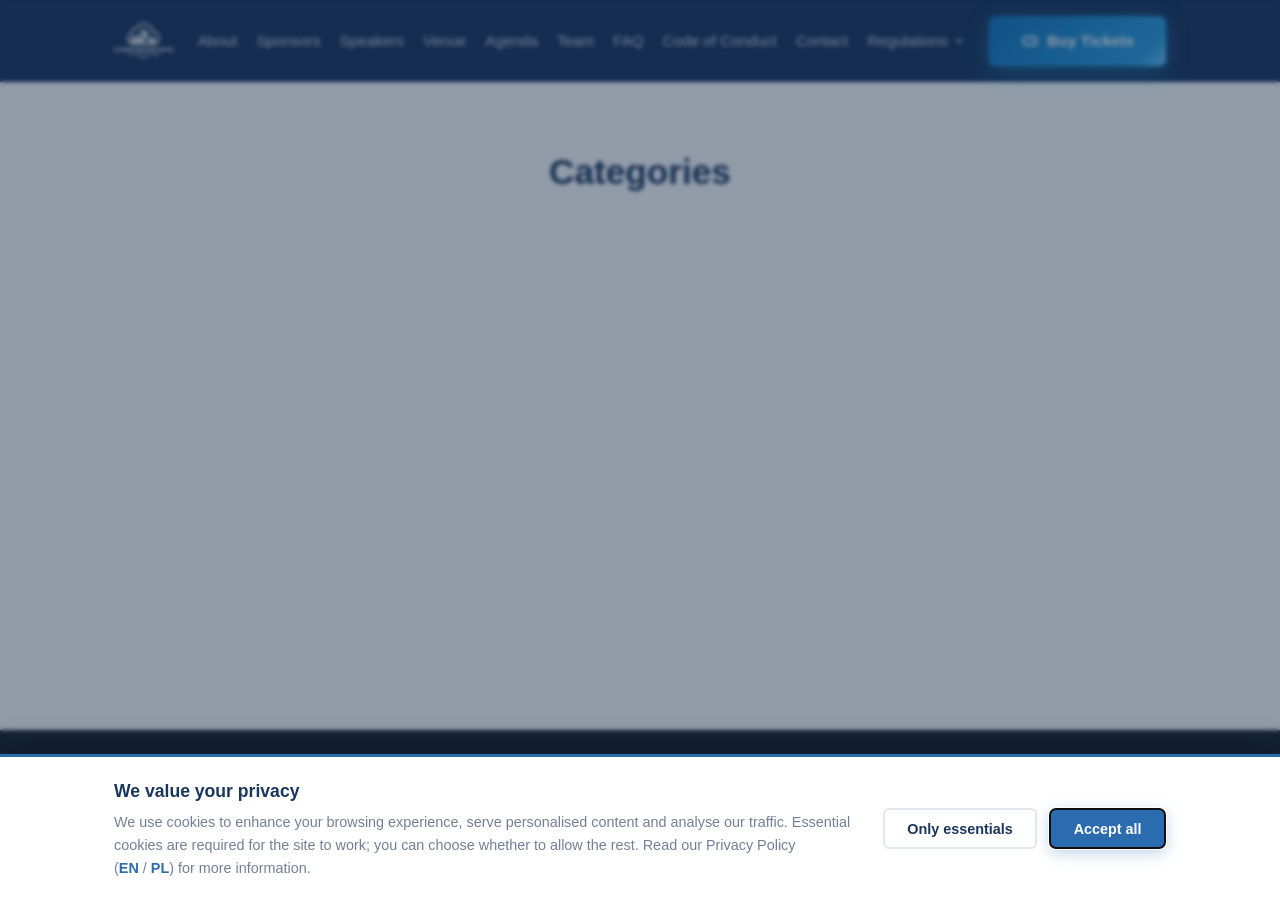
<file: categories/index.html>
<!doctype html><html lang=en><head><meta charset=utf-8><meta name=viewport content="width=device-width,initial-scale=1"><title>Categories | CND Poland 2026</title><meta name=description content="CND Poland 2026 — IT Conference"><meta property="og:type" content="website"><meta property="og:site_name" content="CND Poland 2026"><meta property="og:title" content="Categories | CND Poland 2026"><meta property="og:description" content="CND Poland 2026 — IT Conference"><meta property="og:url" content="https://cloudnativedayspoland.org/categories/"><meta property="og:image" content="https://cloudnativedayspoland.org/images/og-image-316dbe3a.png"><meta property="og:image:width" content="1200"><meta property="og:image:height" content="630"><meta property="og:image:alt" content="CND Poland 2026 — Connect. Network. Develop."><meta name=twitter:card content="summary_large_image"><meta name=twitter:image content="https://cloudnativedayspoland.org/images/og-image-316dbe3a.png"><link rel=icon href=/favicon.ico sizes=32x32><link rel=icon href=/favicon.svg type=image/svg+xml><link rel=stylesheet href=/css/style.aa74da714cc8874ae707ae15b4714873bb757f43c56e59c9c5fd27e0a4c1ab9b.css integrity="sha256-qnTacUzIh0rnB64VtHFIc7t1f0PFblnJxf0n4KTBq5s="></head><body><header class=site-header><div class="container header-inner"><a href=/ class=site-logo><img src=/images/cnd_full_white.png alt="CND Poland 2026" class=site-logo-img></a><div class=header-actions><nav class=site-nav><button class=nav-toggle aria-label="Toggle navigation">&#9776;</button><ul class=nav-list><li><a href=/#about data-anchor=true>About</a></li><li><a href=/#sponsors data-anchor=true>Sponsors</a></li><li><a href=/#speakers data-anchor=true>Speakers</a></li><li><a href=/#venue data-anchor=true>Venue</a></li><li><a href=/agenda/>Agenda</a></li><li><a href=/#team data-anchor=true>Team</a></li><li><a href=/faq/>FAQ</a></li><li><a href=/code-of-conduct/>Code of Conduct</a></li><li><a href=/contact/>Contact</a></li><li class=nav-dropdown><button type=button class=nav-dropdown-toggle aria-haspopup=true aria-expanded=false>
Regulations
<svg class="nav-caret" width="12" height="12" viewBox="0 0 24 24" fill="none" stroke="currentColor" stroke-width="2.5" stroke-linecap="round" stroke-linejoin="round" aria-hidden="true"><path d="M6 9l6 6 6-6"/></svg></button><ul class=nav-dropdown-menu><li class=nav-doc><span class=nav-doc-name>Privacy Policy</span>
<a href=/files/regulations/privacy-pol.pdf target=_blank rel="noopener noreferrer">(PL)</a>
<a href=/files/regulations/privacy-eng.pdf target=_blank rel="noopener noreferrer">(EN)</a></li><li class=nav-doc><span class=nav-doc-name>Terms of Service</span>
<a href=/files/regulations/terms-of-service-pol.pdf target=_blank rel="noopener noreferrer">(PL)</a>
<a href=/files/regulations/terms-of-service-eng.pdf target=_blank rel="noopener noreferrer">(EN)</a></li><li class=nav-doc><span class=nav-doc-name>Regulations</span>
<a href=/files/regulations/regulations-electronic-services-pol.pdf target=_blank rel="noopener noreferrer">(PL)</a>
<a href=/files/regulations/regulations-electronic-services-eng.pdf target=_blank rel="noopener noreferrer">(EN)</a></li></ul></li></ul></nav><a href=https://cnd2026.konfeo.com/ class="btn btn-ticket nav-ticket" target=_blank rel=noopener aria-label="Buy tickets for CND Poland 2026"><svg width="18" height="18" viewBox="0 0 24 24" fill="none" stroke="currentColor" stroke-width="2" stroke-linecap="round" stroke-linejoin="round" aria-hidden="true"><path d="M3 9a2 2 0 012-2h14a2 2 0 012 2v1a2 2 0 000 4v1a2 2 0 01-2 2H5a2 2 0 01-2-2v-1a2 2 0 000-4z"/><path d="M13 5v2"/><path d="M13 11v2"/><path d="M13 17v2"/></svg>
<span class=nav-ticket-label>Buy Tickets</span><span class=nav-ticket-label-short>Tickets</span></a></div></div></header><main class=container><section class=page><h1>Categories</h1></section></main><footer class=site-footer><div class=container><nav class=footer-links><a href=/agenda/>Agenda</a>
<a href=/#team data-anchor=true>Team</a>
<a href=/faq/>FAQ</a>
<a href=/code-of-conduct/>Code of Conduct</a>
<a href=/contact/>Contact</a></nav><p>&copy; 2026 CND Poland 2026. All rights reserved.</p></div></footer><script>document.querySelector(".nav-toggle").addEventListener("click",function(){document.querySelector(".nav-list").classList.toggle("open")}),document.querySelectorAll(".nav-list a").forEach(function(e){e.addEventListener("click",function(){document.querySelector(".nav-list").classList.remove("open")})}),document.querySelectorAll(".nav-dropdown-toggle").forEach(function(e){const t=e.closest(".nav-dropdown");e.addEventListener("click",function(n){n.preventDefault(),n.stopPropagation();const s=t.classList.toggle("open");e.setAttribute("aria-expanded",s?"true":"false")})}),document.addEventListener("click",function(e){document.querySelectorAll(".nav-dropdown.open").forEach(function(t){if(!t.contains(e.target)){t.classList.remove("open");const e=t.querySelector(".nav-dropdown-toggle");e&&e.setAttribute("aria-expanded","false")}})});const header=document.querySelector(".site-header");window.addEventListener("scroll",()=>{header.classList.toggle("scrolled",window.scrollY>50)});const revealElements=document.querySelectorAll(".reveal"),revealObserver=new IntersectionObserver(e=>{e.forEach(e=>{if(!e.isIntersecting)return;const t=e.target,s=window.innerHeight||document.documentElement.clientHeight,o=e.boundingClientRect.top>s*.6,n=o?Math.min(t.dataset.delay||0,120):0;n?setTimeout(()=>t.classList.add("visible"),n):t.classList.add("visible"),revealObserver.unobserve(t)})},{threshold:.1,rootMargin:"0px 0px -50px 0px"});revealElements.forEach(e=>{const t=e.parentElement,n=t?t.querySelectorAll(".reveal"):[];if(n.length>1){const t=Array.from(n).indexOf(e);e.dataset.delay=Math.min(t,4)*50}revealObserver.observe(e)});function scrollToHash(e){const t=document.querySelector(e);if(t){const e=document.querySelector(".site-header").offsetHeight,n=t.getBoundingClientRect().top+window.pageYOffset-e-16;window.scrollTo({top:n,behavior:"smooth"})}}document.querySelectorAll('a[href^="#"], a[href^="/#"]').forEach(e=>{e.addEventListener("click",function(e){const t=this.getAttribute("href"),n=t.startsWith("/#")?t.substring(1):t;(t.startsWith("#")||t.startsWith("/#")&&window.location.pathname==="/"||window.location.pathname==="/index.html")&&(e.preventDefault(),scrollToHash(n),history.pushState(null,null,n))})}),window.location.hash&&setTimeout(function(){scrollToHash(window.location.hash)},100)</script><div id=cookie-consent class=cookie-consent role=dialog aria-modal=true aria-labelledby=cookie-consent-title aria-describedby=cookie-consent-desc hidden><div class=cookie-consent-backdrop></div><div class=cookie-consent-bar><div class=cookie-consent-inner><div class=cookie-consent-copy><h2 id=cookie-consent-title class=cookie-consent-title>We value your privacy</h2><p id=cookie-consent-desc class=cookie-consent-text>We use cookies to enhance your browsing experience, serve personalised content and
analyse our traffic. Essential cookies are required for the site to work; you can choose
whether to allow the rest. Read our Privacy Policy
(<a href=/files/regulations/privacy-eng.pdf target=_blank rel="noopener noreferrer">EN</a>&nbsp;/&nbsp;<a href=/files/regulations/privacy-pol.pdf target=_blank rel="noopener noreferrer">PL</a>)
for more information.</p></div><div class=cookie-consent-actions><button type=button id=cookie-consent-essential class="btn cookie-consent-btn cookie-consent-essential">Only essentials</button>
<button type=button id=cookie-consent-accept class="btn cookie-consent-btn cookie-consent-accept">Accept all</button></div></div></div></div><script>(function(){var e,n,s,o,i,r,l,d,u="cnd-cookie-consent",t=document.getElementById("cookie-consent");if(!t)return;l=document.documentElement,e=t.querySelector(".cookie-consent-bar"),n=null;try{n=window.localStorage.getItem(u)}catch{n=null}window.cndCookieConsent={value:n==="all"?"all":n==="essential"?"essential":null,accepted:function(){return this.value==="all"},onAccept:function(e){this.accepted()?e():document.addEventListener("cnd-cookie-consent-accepted",e,{once:!0})}};function c(){if(!e||!e.isConnected||t.hidden)return!1;if(typeof e.checkVisibility=="function"&&!e.checkVisibility({checkOpacity:!0,checkVisibilityCSS:!0}))return!1;var n=e.getBoundingClientRect();return n.width>0&&n.height>0}i=[],s=!1,o=["wheel","touchmove","keydown"];function h(){s=!0;for(var e,t=0;t<i.length;t++)clearTimeout(i[t]);i=[];for(e=0;e<o.length;e++)window.removeEventListener(o[e],m)}function m(){!s&&!c()&&a()}function f(){l.classList.remove("cookie-consent-locked")}function a(){if(s)return;h(),t.hidden=!0,f()}function g(){for(var e,n=[0,250,750,1500,3e3],t=0;t<n.length;t++)i.push(setTimeout(function(){!s&&!c()&&a()},n[t]));typeof window.requestAnimationFrame=="function"&&window.requestAnimationFrame(function(){!s&&!c()&&a()});for(e=0;e<o.length;e++)window.addEventListener(o[e],m,{passive:!0})}function p(n){h();try{window.localStorage.setItem(u,n)}catch{}window.cndCookieConsent.value=n,n==="all"&&document.dispatchEvent(new CustomEvent("cnd-cookie-consent-accepted"));var s=!1;function o(){if(s)return;s=!0,t.hidden=!0,t.classList.remove("cookie-consent-leaving"),f()}t.classList.add("cookie-consent-leaving"),e.addEventListener("transitionend",function(t){t.target===e&&t.propertyName==="transform"&&o()}),setTimeout(o,450)}if(n==="all"||n==="essential")return;if(l.classList.add("cookie-consent-locked"),t.hidden=!1,r=document.getElementById("cookie-consent-accept"),d=document.getElementById("cookie-consent-essential"),!e||!r||!d){a();return}r.addEventListener("click",function(){p("all")}),d.addEventListener("click",function(){p("essential")}),r.focus(),g()})()</script><script>(function(){if(!window.cndCookieConsent)return;window.cndCookieConsent.onAccept(function(){!function(e,t,n,s,o,i,a){if(e.fbq)return;o=e.fbq=function(){o.callMethod?o.callMethod.apply(o,arguments):o.queue.push(arguments)},e._fbq||(e._fbq=o),o.push=o,o.loaded=!0,o.version="2.0",o.queue=[],i=t.createElement(n),i.async=!0,i.src=s,a=t.getElementsByTagName(n)[0],a.parentNode.insertBefore(i,a)}(window,document,"script","https://connect.facebook.net/en_US/fbevents.js"),fbq("init","1778144733341815"),fbq("track","PageView")})})()</script></body></html>
</file>
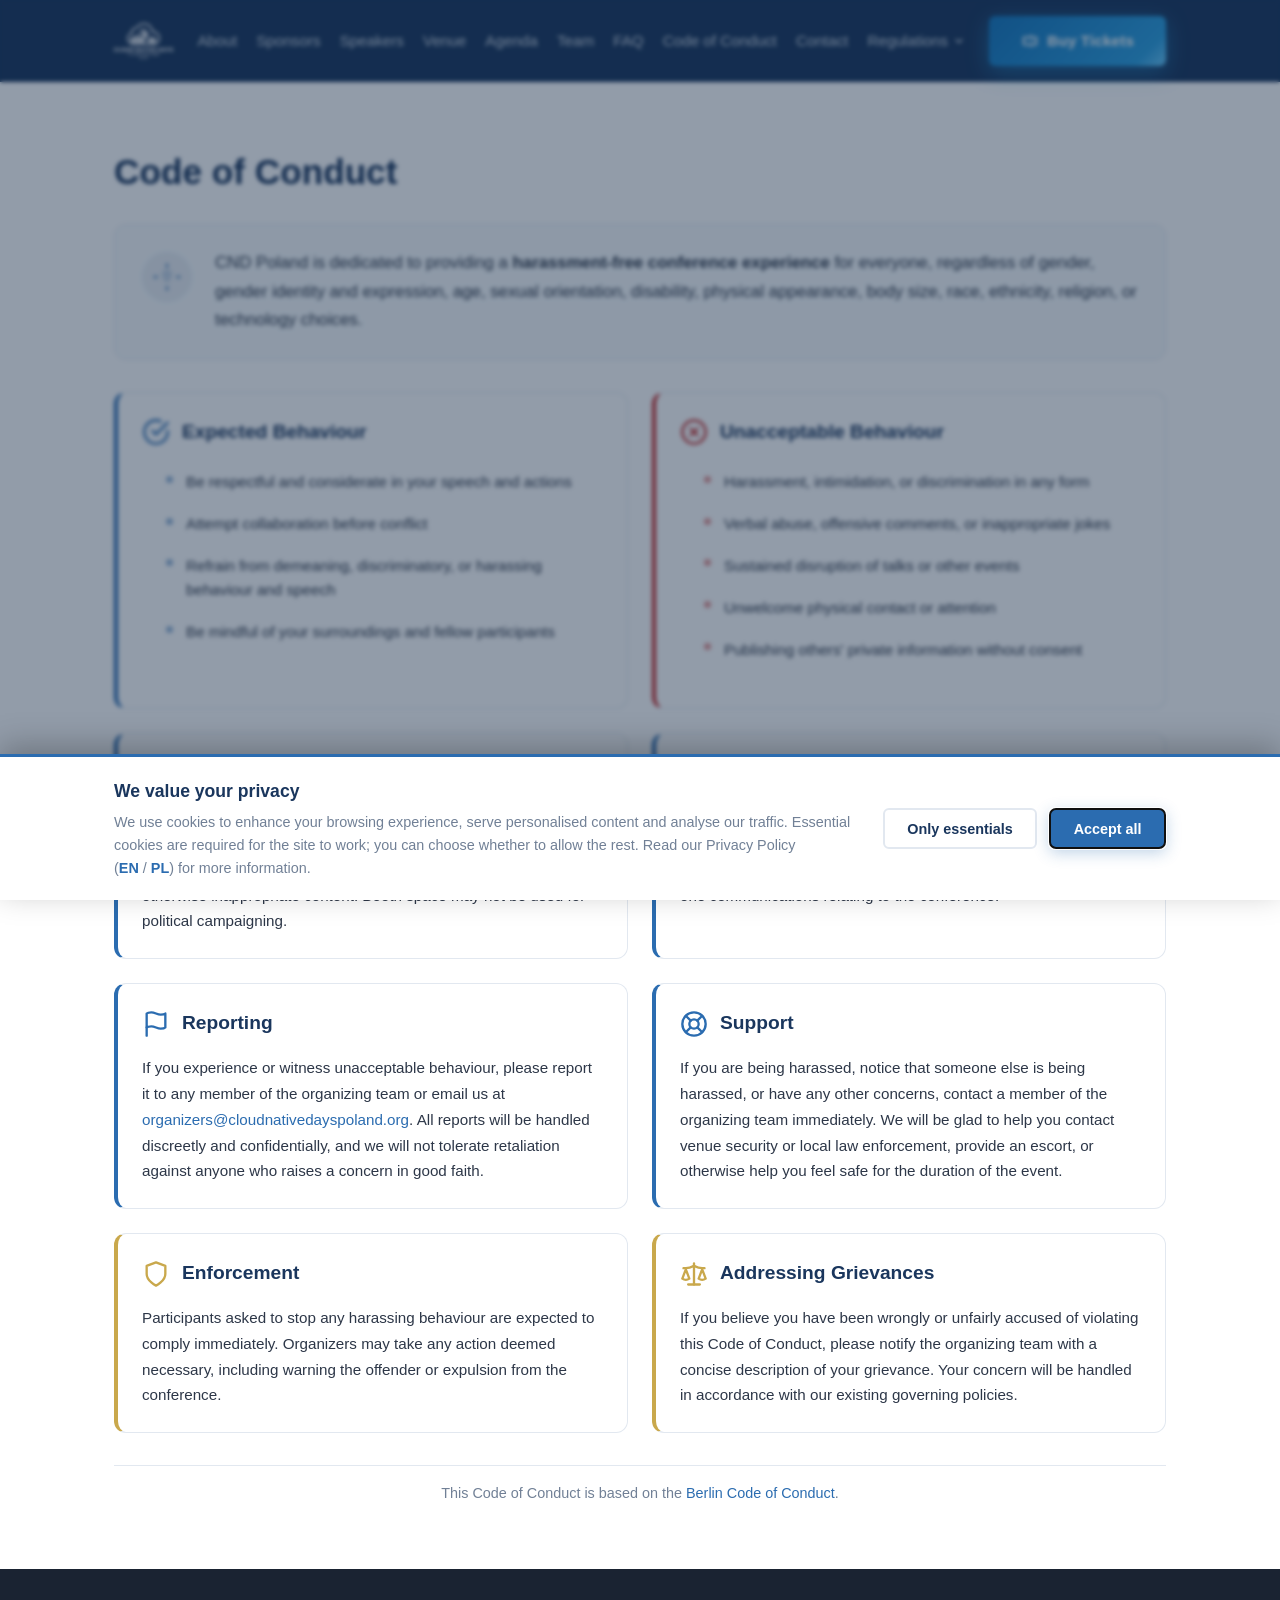
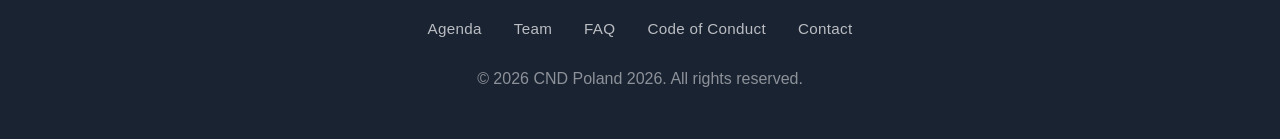
<file: code-of-conduct/index.html>
<!doctype html><html lang=en><head><meta charset=utf-8><meta name=viewport content="width=device-width,initial-scale=1"><title>Code of Conduct | CND Poland 2026</title><meta name=description content="CND Poland 2026 — IT Conference"><meta property="og:type" content="website"><meta property="og:site_name" content="CND Poland 2026"><meta property="og:title" content="Code of Conduct | CND Poland 2026"><meta property="og:description" content="CND Poland 2026 — IT Conference"><meta property="og:url" content="https://cloudnativedayspoland.org/code-of-conduct/"><meta property="og:image" content="https://cloudnativedayspoland.org/images/og-image-316dbe3a.png"><meta property="og:image:width" content="1200"><meta property="og:image:height" content="630"><meta property="og:image:alt" content="CND Poland 2026 — Connect. Network. Develop."><meta name=twitter:card content="summary_large_image"><meta name=twitter:image content="https://cloudnativedayspoland.org/images/og-image-316dbe3a.png"><link rel=icon href=/favicon.ico sizes=32x32><link rel=icon href=/favicon.svg type=image/svg+xml><link rel=stylesheet href=/css/style.aa74da714cc8874ae707ae15b4714873bb757f43c56e59c9c5fd27e0a4c1ab9b.css integrity="sha256-qnTacUzIh0rnB64VtHFIc7t1f0PFblnJxf0n4KTBq5s="></head><body><header class=site-header><div class="container header-inner"><a href=/ class=site-logo><img src=/images/cnd_full_white.png alt="CND Poland 2026" class=site-logo-img></a><div class=header-actions><nav class=site-nav><button class=nav-toggle aria-label="Toggle navigation">&#9776;</button><ul class=nav-list><li><a href=/#about data-anchor=true>About</a></li><li><a href=/#sponsors data-anchor=true>Sponsors</a></li><li><a href=/#speakers data-anchor=true>Speakers</a></li><li><a href=/#venue data-anchor=true>Venue</a></li><li><a href=/agenda/>Agenda</a></li><li><a href=/#team data-anchor=true>Team</a></li><li><a href=/faq/>FAQ</a></li><li><a href=/code-of-conduct/>Code of Conduct</a></li><li><a href=/contact/>Contact</a></li><li class=nav-dropdown><button type=button class=nav-dropdown-toggle aria-haspopup=true aria-expanded=false>
Regulations
<svg class="nav-caret" width="12" height="12" viewBox="0 0 24 24" fill="none" stroke="currentColor" stroke-width="2.5" stroke-linecap="round" stroke-linejoin="round" aria-hidden="true"><path d="M6 9l6 6 6-6"/></svg></button><ul class=nav-dropdown-menu><li class=nav-doc><span class=nav-doc-name>Privacy Policy</span>
<a href=/files/regulations/privacy-pol.pdf target=_blank rel="noopener noreferrer">(PL)</a>
<a href=/files/regulations/privacy-eng.pdf target=_blank rel="noopener noreferrer">(EN)</a></li><li class=nav-doc><span class=nav-doc-name>Terms of Service</span>
<a href=/files/regulations/terms-of-service-pol.pdf target=_blank rel="noopener noreferrer">(PL)</a>
<a href=/files/regulations/terms-of-service-eng.pdf target=_blank rel="noopener noreferrer">(EN)</a></li><li class=nav-doc><span class=nav-doc-name>Regulations</span>
<a href=/files/regulations/regulations-electronic-services-pol.pdf target=_blank rel="noopener noreferrer">(PL)</a>
<a href=/files/regulations/regulations-electronic-services-eng.pdf target=_blank rel="noopener noreferrer">(EN)</a></li></ul></li></ul></nav><a href=https://cnd2026.konfeo.com/ class="btn btn-ticket nav-ticket" target=_blank rel=noopener aria-label="Buy tickets for CND Poland 2026"><svg width="18" height="18" viewBox="0 0 24 24" fill="none" stroke="currentColor" stroke-width="2" stroke-linecap="round" stroke-linejoin="round" aria-hidden="true"><path d="M3 9a2 2 0 012-2h14a2 2 0 012 2v1a2 2 0 000 4v1a2 2 0 01-2 2H5a2 2 0 01-2-2v-1a2 2 0 000-4z"/><path d="M13 5v2"/><path d="M13 11v2"/><path d="M13 17v2"/></svg>
<span class=nav-ticket-label>Buy Tickets</span><span class=nav-ticket-label-short>Tickets</span></a></div></div></header><main class=container><section class=page><h1>Code of Conduct</h1><div class=coc-intro><svg class="coc-intro-icon" viewBox="0 0 64 64" fill="none"><circle cx="32" cy="32" r="28" stroke="#2b6cb0" stroke-width="2.5" fill="#1a365d" opacity=".06"/><path d="M32 18v2m0 24v2M18 32h2m24 0h2" stroke="#2b6cb0" stroke-width="2.5" stroke-linecap="round"/><path d="M27 29c0-2.8 2.2-5 5-5s5 2.2 5 5-5 9-5 9-5-6.2-5-9z" fill="#2b6cb0" opacity=".2" stroke="#2b6cb0" stroke-width="2"/></svg><p>CND Poland is dedicated to providing a <strong>harassment-free conference experience</strong> for everyone, regardless of gender, gender identity and expression, age, sexual orientation, disability, physical appearance, body size, race, ethnicity, religion, or technology choices.</p></div><div class=coc-grid><div class="coc-card coc-card-green"><div class=coc-card-header><svg width="28" height="28" viewBox="0 0 24 24" fill="none" stroke="#2b6cb0" stroke-width="2" stroke-linecap="round" stroke-linejoin="round"><path d="M22 11.08V12a10 10 0 11-5.93-9.14"/><polyline points="22 4 12 14.01 9 11.01"/></svg><h2>Expected Behaviour</h2></div><ul class=coc-list><li>Be respectful and considerate in your speech and actions</li><li>Attempt collaboration before conflict</li><li>Refrain from demeaning, discriminatory, or harassing behaviour and speech</li><li>Be mindful of your surroundings and fellow participants</li></ul></div><div class="coc-card coc-card-red"><div class=coc-card-header><svg width="28" height="28" viewBox="0 0 24 24" fill="none" stroke="#c53030" stroke-width="2" stroke-linecap="round" stroke-linejoin="round"><circle cx="12" cy="12" r="10"/><line x1="15" y1="9" x2="9" y2="15"/><line x1="9" y1="9" x2="15" y2="15"/></svg><h2>Unacceptable Behaviour</h2></div><ul class=coc-list><li>Harassment, intimidation, or discrimination in any form</li><li>Verbal abuse, offensive comments, or inappropriate jokes</li><li>Sustained disruption of talks or other events</li><li>Unwelcome physical contact or attention</li><li>Publishing others' private information without consent</li></ul></div><div class="coc-card coc-card-blue"><div class=coc-card-header><svg width="28" height="28" viewBox="0 0 24 24" fill="none" stroke="#2b6cb0" stroke-width="2" stroke-linecap="round" stroke-linejoin="round"><path d="M12 1A3 3 0 009 4v8a3 3 0 006 0V4a3 3 0 00-3-3z"/><path d="M19 10v2A7 7 0 015 12v-2"/><line x1="12" y1="19" x2="12" y2="23"/><line x1="8" y1="23" x2="16" y2="23"/></svg><h2>Speakers & Exhibitors</h2></div><p>Speakers must not use sexualized language or imagery in talks, slides, or demos. Sponsors and exhibitors are likewise responsible for keeping booth staff, materials, and activities free of sexualized or otherwise inappropriate content. Booth space may not be used for political campaigning.</p></div><div class="coc-card coc-card-blue"><div class=coc-card-header><svg width="28" height="28" viewBox="0 0 24 24" fill="none" stroke="#2b6cb0" stroke-width="2" stroke-linecap="round" stroke-linejoin="round"><circle cx="12" cy="12" r="10"/><line x1="2" y1="12" x2="22" y2="12"/><path d="M12 2a15.3 15.3.0 014 10 15.3 15.3.0 01-4 10A15.3 15.3.0 018 12a15.3 15.3.0 014-10z"/></svg><h2>Scope</h2></div><p>We expect all participants &mdash; attendees, speakers, sponsors, volunteers, and organizers &mdash; to abide by this Code of Conduct in all conference venues, online and in person, as well as in all one-on-one communications relating to the conference.</p></div><div class="coc-card coc-card-blue"><div class=coc-card-header><svg width="28" height="28" viewBox="0 0 24 24" fill="none" stroke="#2b6cb0" stroke-width="2" stroke-linecap="round" stroke-linejoin="round"><path d="M4 15s1-1 4-1 5 2 8 2 4-1 4-1V3s-1 1-4 1-5-2-8-2-4 1-4 1z"/><line x1="4" y1="22" x2="4" y2="15"/></svg><h2>Reporting</h2></div><p>If you experience or witness unacceptable behaviour, please report it to any member of the organizing team or email us at <a href=mailto:organizers@cloudnativedayspoland.org>organizers@cloudnativedayspoland.org</a>. All reports will be handled discreetly and confidentially, and we will not tolerate retaliation against anyone who raises a concern in good faith.</p></div><div class="coc-card coc-card-blue"><div class=coc-card-header><svg width="28" height="28" viewBox="0 0 24 24" fill="none" stroke="#2b6cb0" stroke-width="2" stroke-linecap="round" stroke-linejoin="round"><circle cx="12" cy="12" r="10"/><circle cx="12" cy="12" r="4"/><line x1="4.93" y1="4.93" x2="9.17" y2="9.17"/><line x1="14.83" y1="14.83" x2="19.07" y2="19.07"/><line x1="14.83" y1="9.17" x2="19.07" y2="4.93"/><line x1="4.93" y1="19.07" x2="9.17" y2="14.83"/></svg><h2>Support</h2></div><p>If you are being harassed, notice that someone else is being harassed, or have any other concerns, contact a member of the organizing team immediately. We will be glad to help you contact venue security or local law enforcement, provide an escort, or otherwise help you feel safe for the duration of the event.</p></div><div class="coc-card coc-card-amber"><div class=coc-card-header><svg width="28" height="28" viewBox="0 0 24 24" fill="none" stroke="#c9a84c" stroke-width="2" stroke-linecap="round" stroke-linejoin="round"><path d="M12 22s8-4 8-10V5l-8-3-8 3v7c0 6 8 10 8 10z"/></svg><h2>Enforcement</h2></div><p>Participants asked to stop any harassing behaviour are expected to comply immediately. Organizers may take any action deemed necessary, including warning the offender or expulsion from the conference.</p></div><div class="coc-card coc-card-amber"><div class=coc-card-header><svg width="28" height="28" viewBox="0 0 24 24" fill="none" stroke="#c9a84c" stroke-width="2" stroke-linecap="round" stroke-linejoin="round"><path d="m16 16 3-8 3 8c-.87.65-1.92 1-3 1s-2.13-.35-3-1z"/><path d="m2 16 3-8 3 8c-.87.65-1.92 1-3 1s-2.13-.35-3-1z"/><path d="M7 21h10"/><path d="M12 3v18"/><path d="M3 7h2c2 0 5-1 7-2 2 1 5 2 7 2h2"/></svg><h2>Addressing Grievances</h2></div><p>If you believe you have been wrongly or unfairly accused of violating this Code of Conduct, please notify the organizing team with a concise description of your grievance. Your concern will be handled in accordance with our existing governing policies.</p></div></div><p class=coc-attribution>This Code of Conduct is based on the <a href=https://berlincodeofconduct.org/>Berlin Code of Conduct</a>.</p></section></main><footer class=site-footer><div class=container><nav class=footer-links><a href=/agenda/>Agenda</a>
<a href=/#team data-anchor=true>Team</a>
<a href=/faq/>FAQ</a>
<a href=/code-of-conduct/>Code of Conduct</a>
<a href=/contact/>Contact</a></nav><p>&copy; 2026 CND Poland 2026. All rights reserved.</p></div></footer><script>document.querySelector(".nav-toggle").addEventListener("click",function(){document.querySelector(".nav-list").classList.toggle("open")}),document.querySelectorAll(".nav-list a").forEach(function(e){e.addEventListener("click",function(){document.querySelector(".nav-list").classList.remove("open")})}),document.querySelectorAll(".nav-dropdown-toggle").forEach(function(e){const t=e.closest(".nav-dropdown");e.addEventListener("click",function(n){n.preventDefault(),n.stopPropagation();const s=t.classList.toggle("open");e.setAttribute("aria-expanded",s?"true":"false")})}),document.addEventListener("click",function(e){document.querySelectorAll(".nav-dropdown.open").forEach(function(t){if(!t.contains(e.target)){t.classList.remove("open");const e=t.querySelector(".nav-dropdown-toggle");e&&e.setAttribute("aria-expanded","false")}})});const header=document.querySelector(".site-header");window.addEventListener("scroll",()=>{header.classList.toggle("scrolled",window.scrollY>50)});const revealElements=document.querySelectorAll(".reveal"),revealObserver=new IntersectionObserver(e=>{e.forEach(e=>{if(!e.isIntersecting)return;const t=e.target,s=window.innerHeight||document.documentElement.clientHeight,o=e.boundingClientRect.top>s*.6,n=o?Math.min(t.dataset.delay||0,120):0;n?setTimeout(()=>t.classList.add("visible"),n):t.classList.add("visible"),revealObserver.unobserve(t)})},{threshold:.1,rootMargin:"0px 0px -50px 0px"});revealElements.forEach(e=>{const t=e.parentElement,n=t?t.querySelectorAll(".reveal"):[];if(n.length>1){const t=Array.from(n).indexOf(e);e.dataset.delay=Math.min(t,4)*50}revealObserver.observe(e)});function scrollToHash(e){const t=document.querySelector(e);if(t){const e=document.querySelector(".site-header").offsetHeight,n=t.getBoundingClientRect().top+window.pageYOffset-e-16;window.scrollTo({top:n,behavior:"smooth"})}}document.querySelectorAll('a[href^="#"], a[href^="/#"]').forEach(e=>{e.addEventListener("click",function(e){const t=this.getAttribute("href"),n=t.startsWith("/#")?t.substring(1):t;(t.startsWith("#")||t.startsWith("/#")&&window.location.pathname==="/"||window.location.pathname==="/index.html")&&(e.preventDefault(),scrollToHash(n),history.pushState(null,null,n))})}),window.location.hash&&setTimeout(function(){scrollToHash(window.location.hash)},100)</script><div id=cookie-consent class=cookie-consent role=dialog aria-modal=true aria-labelledby=cookie-consent-title aria-describedby=cookie-consent-desc hidden><div class=cookie-consent-backdrop></div><div class=cookie-consent-bar><div class=cookie-consent-inner><div class=cookie-consent-copy><h2 id=cookie-consent-title class=cookie-consent-title>We value your privacy</h2><p id=cookie-consent-desc class=cookie-consent-text>We use cookies to enhance your browsing experience, serve personalised content and
analyse our traffic. Essential cookies are required for the site to work; you can choose
whether to allow the rest. Read our Privacy Policy
(<a href=/files/regulations/privacy-eng.pdf target=_blank rel="noopener noreferrer">EN</a>&nbsp;/&nbsp;<a href=/files/regulations/privacy-pol.pdf target=_blank rel="noopener noreferrer">PL</a>)
for more information.</p></div><div class=cookie-consent-actions><button type=button id=cookie-consent-essential class="btn cookie-consent-btn cookie-consent-essential">Only essentials</button>
<button type=button id=cookie-consent-accept class="btn cookie-consent-btn cookie-consent-accept">Accept all</button></div></div></div></div><script>(function(){var e,n,s,o,i,r,l,d,u="cnd-cookie-consent",t=document.getElementById("cookie-consent");if(!t)return;l=document.documentElement,e=t.querySelector(".cookie-consent-bar"),n=null;try{n=window.localStorage.getItem(u)}catch{n=null}window.cndCookieConsent={value:n==="all"?"all":n==="essential"?"essential":null,accepted:function(){return this.value==="all"},onAccept:function(e){this.accepted()?e():document.addEventListener("cnd-cookie-consent-accepted",e,{once:!0})}};function c(){if(!e||!e.isConnected||t.hidden)return!1;if(typeof e.checkVisibility=="function"&&!e.checkVisibility({checkOpacity:!0,checkVisibilityCSS:!0}))return!1;var n=e.getBoundingClientRect();return n.width>0&&n.height>0}i=[],s=!1,o=["wheel","touchmove","keydown"];function h(){s=!0;for(var e,t=0;t<i.length;t++)clearTimeout(i[t]);i=[];for(e=0;e<o.length;e++)window.removeEventListener(o[e],m)}function m(){!s&&!c()&&a()}function f(){l.classList.remove("cookie-consent-locked")}function a(){if(s)return;h(),t.hidden=!0,f()}function g(){for(var e,n=[0,250,750,1500,3e3],t=0;t<n.length;t++)i.push(setTimeout(function(){!s&&!c()&&a()},n[t]));typeof window.requestAnimationFrame=="function"&&window.requestAnimationFrame(function(){!s&&!c()&&a()});for(e=0;e<o.length;e++)window.addEventListener(o[e],m,{passive:!0})}function p(n){h();try{window.localStorage.setItem(u,n)}catch{}window.cndCookieConsent.value=n,n==="all"&&document.dispatchEvent(new CustomEvent("cnd-cookie-consent-accepted"));var s=!1;function o(){if(s)return;s=!0,t.hidden=!0,t.classList.remove("cookie-consent-leaving"),f()}t.classList.add("cookie-consent-leaving"),e.addEventListener("transitionend",function(t){t.target===e&&t.propertyName==="transform"&&o()}),setTimeout(o,450)}if(n==="all"||n==="essential")return;if(l.classList.add("cookie-consent-locked"),t.hidden=!1,r=document.getElementById("cookie-consent-accept"),d=document.getElementById("cookie-consent-essential"),!e||!r||!d){a();return}r.addEventListener("click",function(){p("all")}),d.addEventListener("click",function(){p("essential")}),r.focus(),g()})()</script><script>(function(){if(!window.cndCookieConsent)return;window.cndCookieConsent.onAccept(function(){!function(e,t,n,s,o,i,a){if(e.fbq)return;o=e.fbq=function(){o.callMethod?o.callMethod.apply(o,arguments):o.queue.push(arguments)},e._fbq||(e._fbq=o),o.push=o,o.loaded=!0,o.version="2.0",o.queue=[],i=t.createElement(n),i.async=!0,i.src=s,a=t.getElementsByTagName(n)[0],a.parentNode.insertBefore(i,a)}(window,document,"script","https://connect.facebook.net/en_US/fbevents.js"),fbq("init","1778144733341815"),fbq("track","PageView")})})()</script></body></html>
</file>
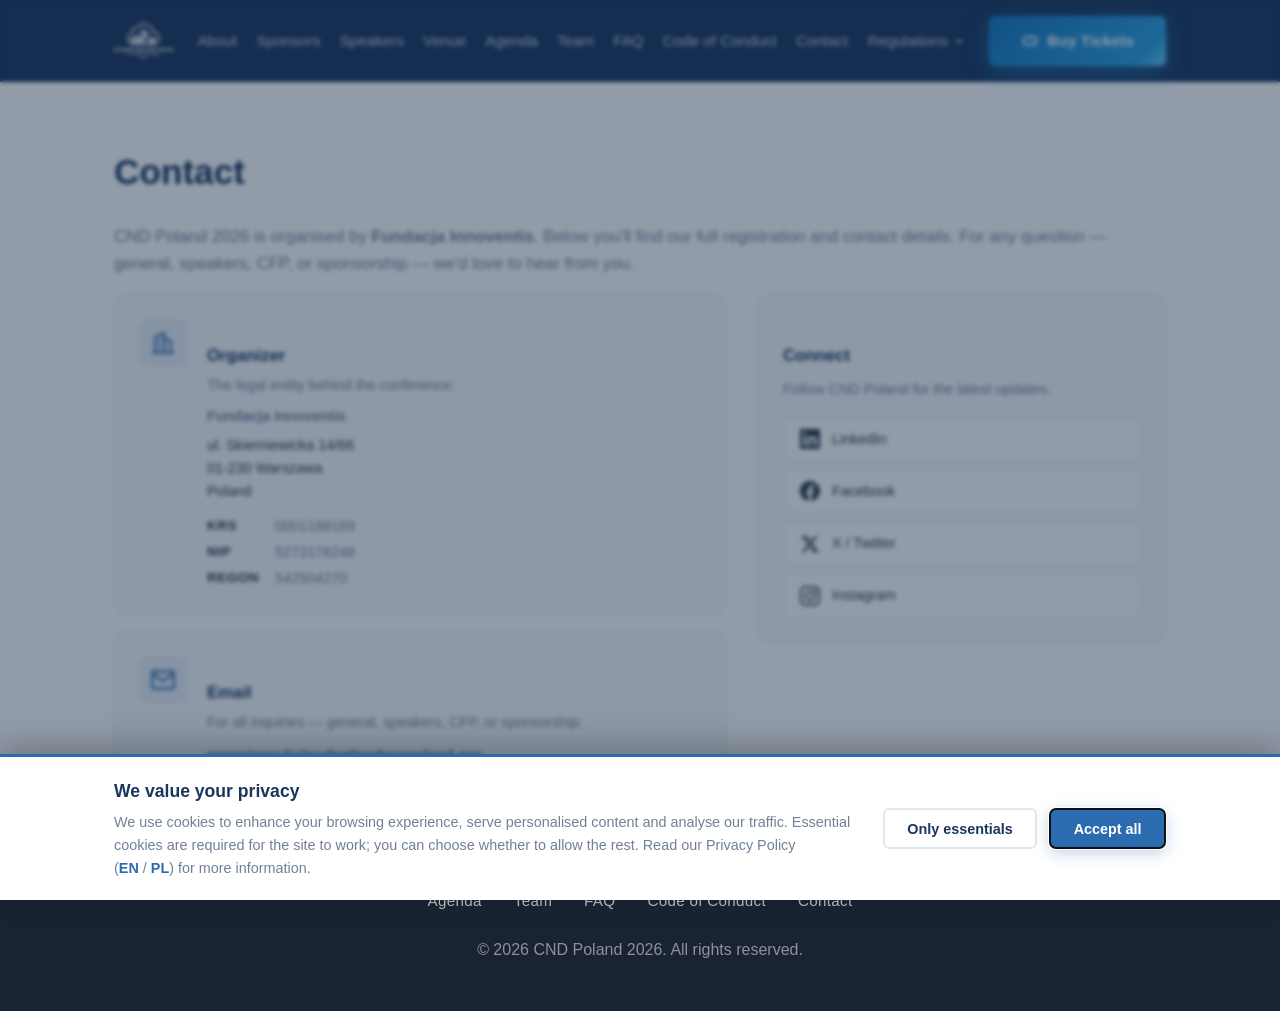
<file: contact/index.html>
<!doctype html><html lang=en><head><meta charset=utf-8><meta name=viewport content="width=device-width,initial-scale=1"><title>Contact | CND Poland 2026</title><meta name=description content="Contact and organizer details for CND Poland 2026 — Fundacja Innoventis, Warsaw, Poland."><meta property="og:type" content="website"><meta property="og:site_name" content="CND Poland 2026"><meta property="og:title" content="Contact | CND Poland 2026"><meta property="og:description" content="Contact and organizer details for CND Poland 2026 — Fundacja Innoventis, Warsaw, Poland."><meta property="og:url" content="https://cloudnativedayspoland.org/contact/"><meta property="og:image" content="https://cloudnativedayspoland.org/images/og-image-316dbe3a.png"><meta property="og:image:width" content="1200"><meta property="og:image:height" content="630"><meta property="og:image:alt" content="CND Poland 2026 — Connect. Network. Develop."><meta name=twitter:card content="summary_large_image"><meta name=twitter:image content="https://cloudnativedayspoland.org/images/og-image-316dbe3a.png"><link rel=icon href=/favicon.ico sizes=32x32><link rel=icon href=/favicon.svg type=image/svg+xml><link rel=stylesheet href=/css/style.aa74da714cc8874ae707ae15b4714873bb757f43c56e59c9c5fd27e0a4c1ab9b.css integrity="sha256-qnTacUzIh0rnB64VtHFIc7t1f0PFblnJxf0n4KTBq5s="></head><body><header class=site-header><div class="container header-inner"><a href=/ class=site-logo><img src=/images/cnd_full_white.png alt="CND Poland 2026" class=site-logo-img></a><div class=header-actions><nav class=site-nav><button class=nav-toggle aria-label="Toggle navigation">&#9776;</button><ul class=nav-list><li><a href=/#about data-anchor=true>About</a></li><li><a href=/#sponsors data-anchor=true>Sponsors</a></li><li><a href=/#speakers data-anchor=true>Speakers</a></li><li><a href=/#venue data-anchor=true>Venue</a></li><li><a href=/agenda/>Agenda</a></li><li><a href=/#team data-anchor=true>Team</a></li><li><a href=/faq/>FAQ</a></li><li><a href=/code-of-conduct/>Code of Conduct</a></li><li><a href=/contact/>Contact</a></li><li class=nav-dropdown><button type=button class=nav-dropdown-toggle aria-haspopup=true aria-expanded=false>
Regulations
<svg class="nav-caret" width="12" height="12" viewBox="0 0 24 24" fill="none" stroke="currentColor" stroke-width="2.5" stroke-linecap="round" stroke-linejoin="round" aria-hidden="true"><path d="M6 9l6 6 6-6"/></svg></button><ul class=nav-dropdown-menu><li class=nav-doc><span class=nav-doc-name>Privacy Policy</span>
<a href=/files/regulations/privacy-pol.pdf target=_blank rel="noopener noreferrer">(PL)</a>
<a href=/files/regulations/privacy-eng.pdf target=_blank rel="noopener noreferrer">(EN)</a></li><li class=nav-doc><span class=nav-doc-name>Terms of Service</span>
<a href=/files/regulations/terms-of-service-pol.pdf target=_blank rel="noopener noreferrer">(PL)</a>
<a href=/files/regulations/terms-of-service-eng.pdf target=_blank rel="noopener noreferrer">(EN)</a></li><li class=nav-doc><span class=nav-doc-name>Regulations</span>
<a href=/files/regulations/regulations-electronic-services-pol.pdf target=_blank rel="noopener noreferrer">(PL)</a>
<a href=/files/regulations/regulations-electronic-services-eng.pdf target=_blank rel="noopener noreferrer">(EN)</a></li></ul></li></ul></nav><a href=https://cnd2026.konfeo.com/ class="btn btn-ticket nav-ticket" target=_blank rel=noopener aria-label="Buy tickets for CND Poland 2026"><svg width="18" height="18" viewBox="0 0 24 24" fill="none" stroke="currentColor" stroke-width="2" stroke-linecap="round" stroke-linejoin="round" aria-hidden="true"><path d="M3 9a2 2 0 012-2h14a2 2 0 012 2v1a2 2 0 000 4v1a2 2 0 01-2 2H5a2 2 0 01-2-2v-1a2 2 0 000-4z"/><path d="M13 5v2"/><path d="M13 11v2"/><path d="M13 17v2"/></svg>
<span class=nav-ticket-label>Buy Tickets</span><span class=nav-ticket-label-short>Tickets</span></a></div></div></header><main class=container><article class=page><h1>Contact</h1><p class=contact-intro>CND Poland 2026 is organised by <strong>Fundacja Innoventis</strong>. Below you'll find our full registration and contact details. For any question — general, speakers, CFP, or sponsorship — we'd love to hear from you.</p><div class=contact-grid><div class=contact-cards><div class=contact-card><div class=contact-card-icon><svg width="26" height="26" viewBox="0 0 24 24" fill="none" stroke="#2b6cb0" stroke-width="2" stroke-linecap="round" stroke-linejoin="round"><path d="M3 21h18"/><path d="M5 21V7l8-4v18"/><path d="M19 21V11l-6-4"/><path d="M9 9v.01"/><path d="M9 12v.01"/><path d="M9 15v.01"/><path d="M9 18v.01"/></svg></div><div><h3>Organizer</h3><p>The legal entity behind the conference:</p><p class=org-name>Fundacja Innoventis</p><address class=org-address>ul. Skierniewicka 14/66<br>01-230 Warszawa<br>Poland</address><dl class=org-reg><dt>KRS</dt><dd>0001188169</dd><dt>NIP</dt><dd>5273178248</dd><dt>REGON</dt><dd>542504270</dd></dl></div></div><div class=contact-card><div class=contact-card-icon><svg width="26" height="26" viewBox="0 0 24 24" fill="none" stroke="#2b6cb0" stroke-width="2" stroke-linecap="round" stroke-linejoin="round"><path d="M4 4h16c1.1.0 2 .9 2 2v12c0 1.1-.9 2-2 2H4c-1.1.0-2-.9-2-2V6c0-1.1.9-2 2-2z"/><polyline points="22,6 12,13 2,6"/></svg></div><div><h3>Email</h3><p>For all inquiries — general, speakers, CFP, or sponsorship:</p><a href=mailto:organizers@cloudnativedayspoland.org class=contact-email>organizers@cloudnativedayspoland.org</a></div></div></div><aside class=contact-sidebar><div class=contact-sidebar-card><h3>Connect</h3><p>Follow CND Poland for the latest updates.</p><div class=contact-social-links><a href=https://www.linkedin.com/company/cnd-poland/ class=contact-social-link target=_blank rel=noopener><svg width="20" height="20" viewBox="0 0 24 24" fill="currentColor"><path d="M20.447 20.452h-3.554v-5.569c0-1.328-.027-3.037-1.852-3.037-1.853.0-2.136 1.445-2.136 2.939v5.667H9.351V9h3.414v1.561h.046c.477-.9 1.637-1.85 3.37-1.85 3.601.0 4.267 2.37 4.267 5.455v6.286zM5.337 7.433A2.062 2.062.0 013.274 5.368a2.064 2.064.0 112.063 2.065zm1.782 13.019H3.555V9h3.564v11.452zM22.225.0H1.771C.792.0.0.774.0 1.729v20.542C0 23.227.792 24 1.771 24h20.451C23.2 24 24 23.227 24 22.271V1.729C24 .774 23.2.0 22.222.0h.003z"/></svg>LinkedIn</a>
<a href=https://www.facebook.com/cnd.poland class=contact-social-link target=_blank rel=noopener><svg width="20" height="20" viewBox="0 0 24 24" fill="currentColor"><path d="M24 12.073c0-6.627-5.373-12-12-12s-12 5.373-12 12c0 5.99 4.388 10.954 10.125 11.854v-8.385H7.078v-3.47h3.047V9.43c0-3.007 1.792-4.669 4.533-4.669 1.312.0 2.686.235 2.686.235v2.953H15.83c-1.491.0-1.956.925-1.956 1.874v2.25h3.328l-.532 3.47h-2.796v8.385C19.612 23.027 24 18.062 24 12.073z"/></svg>Facebook</a>
<a href=https://x.com/cnd_poland class=contact-social-link target=_blank rel=noopener><svg width="20" height="20" viewBox="0 0 24 24" fill="currentColor"><path d="M18.244 2.25h3.308l-7.227 8.26 8.502 11.24H16.17l-5.214-6.817L4.99 21.75H1.68l7.73-8.835L1.254 2.25H8.08l4.713 6.231zm-1.161 17.52h1.833L7.084 4.126H5.117z"/></svg>X / Twitter</a>
<a href=https://www.instagram.com/cnd_poland class=contact-social-link target=_blank rel=noopener><svg width="20" height="20" viewBox="0 0 24 24" fill="currentColor"><path d="M12 2.163c3.204.0 3.584.012 4.85.07 3.252.148 4.771 1.691 4.919 4.919.058 1.265.069 1.645.069 4.849.0 3.205-.012 3.584-.069 4.849-.149 3.225-1.664 4.771-4.919 4.919-1.266.058-1.644.07-4.85.07-3.204.0-3.584-.012-4.849-.07-3.26-.149-4.771-1.699-4.919-4.92-.058-1.265-.07-1.644-.07-4.849.0-3.204.013-3.583.07-4.849.149-3.227 1.664-4.771 4.919-4.919 1.266-.057 1.645-.069 4.849-.069zM12 0C8.741.0 8.333.014 7.053.072 2.695.272.273 2.69.073 7.052.014 8.333.0 8.741.0 12s.014 3.668.072 4.948c.2 4.358 2.618 6.78 6.98 6.98C8.333 23.986 8.741 24 12 24s3.668-.014 4.948-.072c4.354-.2 6.782-2.618 6.979-6.98.059-1.28.073-1.689.073-4.948s-.014-3.667-.072-4.947c-.196-4.354-2.617-6.78-6.979-6.98C15.668.014 15.259.0 12 0zm0 5.838a6.162 6.162.0 100 12.324 6.162 6.162.0 000-12.324zM12 16a4 4 0 110-8 4 4 0 010 8zm6.406-11.845a1.44 1.44.0 100 2.881 1.44 1.44.0 000-2.881z"/></svg>Instagram</a></div></div></aside></div></article></main><footer class=site-footer><div class=container><nav class=footer-links><a href=/agenda/>Agenda</a>
<a href=/#team data-anchor=true>Team</a>
<a href=/faq/>FAQ</a>
<a href=/code-of-conduct/>Code of Conduct</a>
<a href=/contact/>Contact</a></nav><p>&copy; 2026 CND Poland 2026. All rights reserved.</p></div></footer><script>document.querySelector(".nav-toggle").addEventListener("click",function(){document.querySelector(".nav-list").classList.toggle("open")}),document.querySelectorAll(".nav-list a").forEach(function(e){e.addEventListener("click",function(){document.querySelector(".nav-list").classList.remove("open")})}),document.querySelectorAll(".nav-dropdown-toggle").forEach(function(e){const t=e.closest(".nav-dropdown");e.addEventListener("click",function(n){n.preventDefault(),n.stopPropagation();const s=t.classList.toggle("open");e.setAttribute("aria-expanded",s?"true":"false")})}),document.addEventListener("click",function(e){document.querySelectorAll(".nav-dropdown.open").forEach(function(t){if(!t.contains(e.target)){t.classList.remove("open");const e=t.querySelector(".nav-dropdown-toggle");e&&e.setAttribute("aria-expanded","false")}})});const header=document.querySelector(".site-header");window.addEventListener("scroll",()=>{header.classList.toggle("scrolled",window.scrollY>50)});const revealElements=document.querySelectorAll(".reveal"),revealObserver=new IntersectionObserver(e=>{e.forEach(e=>{if(!e.isIntersecting)return;const t=e.target,s=window.innerHeight||document.documentElement.clientHeight,o=e.boundingClientRect.top>s*.6,n=o?Math.min(t.dataset.delay||0,120):0;n?setTimeout(()=>t.classList.add("visible"),n):t.classList.add("visible"),revealObserver.unobserve(t)})},{threshold:.1,rootMargin:"0px 0px -50px 0px"});revealElements.forEach(e=>{const t=e.parentElement,n=t?t.querySelectorAll(".reveal"):[];if(n.length>1){const t=Array.from(n).indexOf(e);e.dataset.delay=Math.min(t,4)*50}revealObserver.observe(e)});function scrollToHash(e){const t=document.querySelector(e);if(t){const e=document.querySelector(".site-header").offsetHeight,n=t.getBoundingClientRect().top+window.pageYOffset-e-16;window.scrollTo({top:n,behavior:"smooth"})}}document.querySelectorAll('a[href^="#"], a[href^="/#"]').forEach(e=>{e.addEventListener("click",function(e){const t=this.getAttribute("href"),n=t.startsWith("/#")?t.substring(1):t;(t.startsWith("#")||t.startsWith("/#")&&window.location.pathname==="/"||window.location.pathname==="/index.html")&&(e.preventDefault(),scrollToHash(n),history.pushState(null,null,n))})}),window.location.hash&&setTimeout(function(){scrollToHash(window.location.hash)},100)</script><div id=cookie-consent class=cookie-consent role=dialog aria-modal=true aria-labelledby=cookie-consent-title aria-describedby=cookie-consent-desc hidden><div class=cookie-consent-backdrop></div><div class=cookie-consent-bar><div class=cookie-consent-inner><div class=cookie-consent-copy><h2 id=cookie-consent-title class=cookie-consent-title>We value your privacy</h2><p id=cookie-consent-desc class=cookie-consent-text>We use cookies to enhance your browsing experience, serve personalised content and
analyse our traffic. Essential cookies are required for the site to work; you can choose
whether to allow the rest. Read our Privacy Policy
(<a href=/files/regulations/privacy-eng.pdf target=_blank rel="noopener noreferrer">EN</a>&nbsp;/&nbsp;<a href=/files/regulations/privacy-pol.pdf target=_blank rel="noopener noreferrer">PL</a>)
for more information.</p></div><div class=cookie-consent-actions><button type=button id=cookie-consent-essential class="btn cookie-consent-btn cookie-consent-essential">Only essentials</button>
<button type=button id=cookie-consent-accept class="btn cookie-consent-btn cookie-consent-accept">Accept all</button></div></div></div></div><script>(function(){var e,n,s,o,i,r,l,d,u="cnd-cookie-consent",t=document.getElementById("cookie-consent");if(!t)return;l=document.documentElement,e=t.querySelector(".cookie-consent-bar"),n=null;try{n=window.localStorage.getItem(u)}catch{n=null}window.cndCookieConsent={value:n==="all"?"all":n==="essential"?"essential":null,accepted:function(){return this.value==="all"},onAccept:function(e){this.accepted()?e():document.addEventListener("cnd-cookie-consent-accepted",e,{once:!0})}};function c(){if(!e||!e.isConnected||t.hidden)return!1;if(typeof e.checkVisibility=="function"&&!e.checkVisibility({checkOpacity:!0,checkVisibilityCSS:!0}))return!1;var n=e.getBoundingClientRect();return n.width>0&&n.height>0}i=[],s=!1,o=["wheel","touchmove","keydown"];function h(){s=!0;for(var e,t=0;t<i.length;t++)clearTimeout(i[t]);i=[];for(e=0;e<o.length;e++)window.removeEventListener(o[e],m)}function m(){!s&&!c()&&a()}function f(){l.classList.remove("cookie-consent-locked")}function a(){if(s)return;h(),t.hidden=!0,f()}function g(){for(var e,n=[0,250,750,1500,3e3],t=0;t<n.length;t++)i.push(setTimeout(function(){!s&&!c()&&a()},n[t]));typeof window.requestAnimationFrame=="function"&&window.requestAnimationFrame(function(){!s&&!c()&&a()});for(e=0;e<o.length;e++)window.addEventListener(o[e],m,{passive:!0})}function p(n){h();try{window.localStorage.setItem(u,n)}catch{}window.cndCookieConsent.value=n,n==="all"&&document.dispatchEvent(new CustomEvent("cnd-cookie-consent-accepted"));var s=!1;function o(){if(s)return;s=!0,t.hidden=!0,t.classList.remove("cookie-consent-leaving"),f()}t.classList.add("cookie-consent-leaving"),e.addEventListener("transitionend",function(t){t.target===e&&t.propertyName==="transform"&&o()}),setTimeout(o,450)}if(n==="all"||n==="essential")return;if(l.classList.add("cookie-consent-locked"),t.hidden=!1,r=document.getElementById("cookie-consent-accept"),d=document.getElementById("cookie-consent-essential"),!e||!r||!d){a();return}r.addEventListener("click",function(){p("all")}),d.addEventListener("click",function(){p("essential")}),r.focus(),g()})()</script><script>(function(){if(!window.cndCookieConsent)return;window.cndCookieConsent.onAccept(function(){!function(e,t,n,s,o,i,a){if(e.fbq)return;o=e.fbq=function(){o.callMethod?o.callMethod.apply(o,arguments):o.queue.push(arguments)},e._fbq||(e._fbq=o),o.push=o,o.loaded=!0,o.version="2.0",o.queue=[],i=t.createElement(n),i.async=!0,i.src=s,a=t.getElementsByTagName(n)[0],a.parentNode.insertBefore(i,a)}(window,document,"script","https://connect.facebook.net/en_US/fbevents.js"),fbq("init","1778144733341815"),fbq("track","PageView")})})()</script></body></html>
</file>
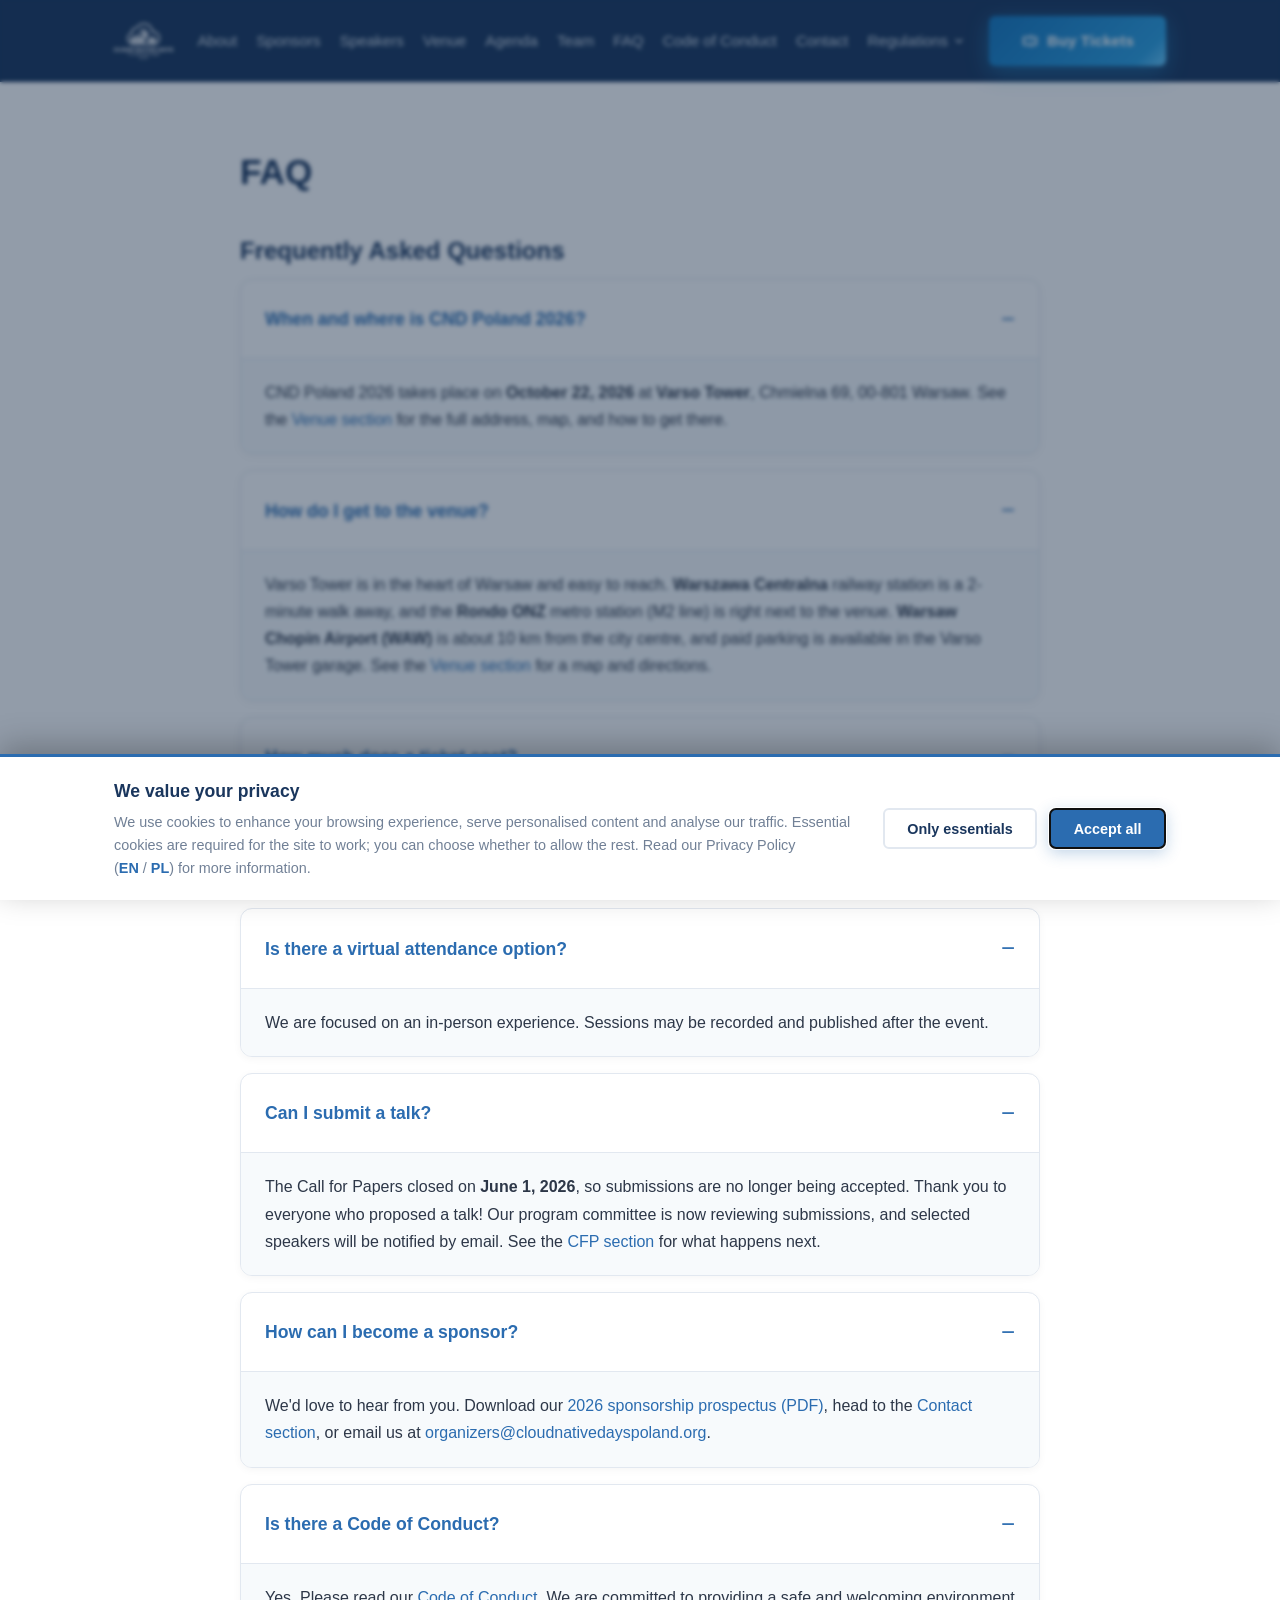
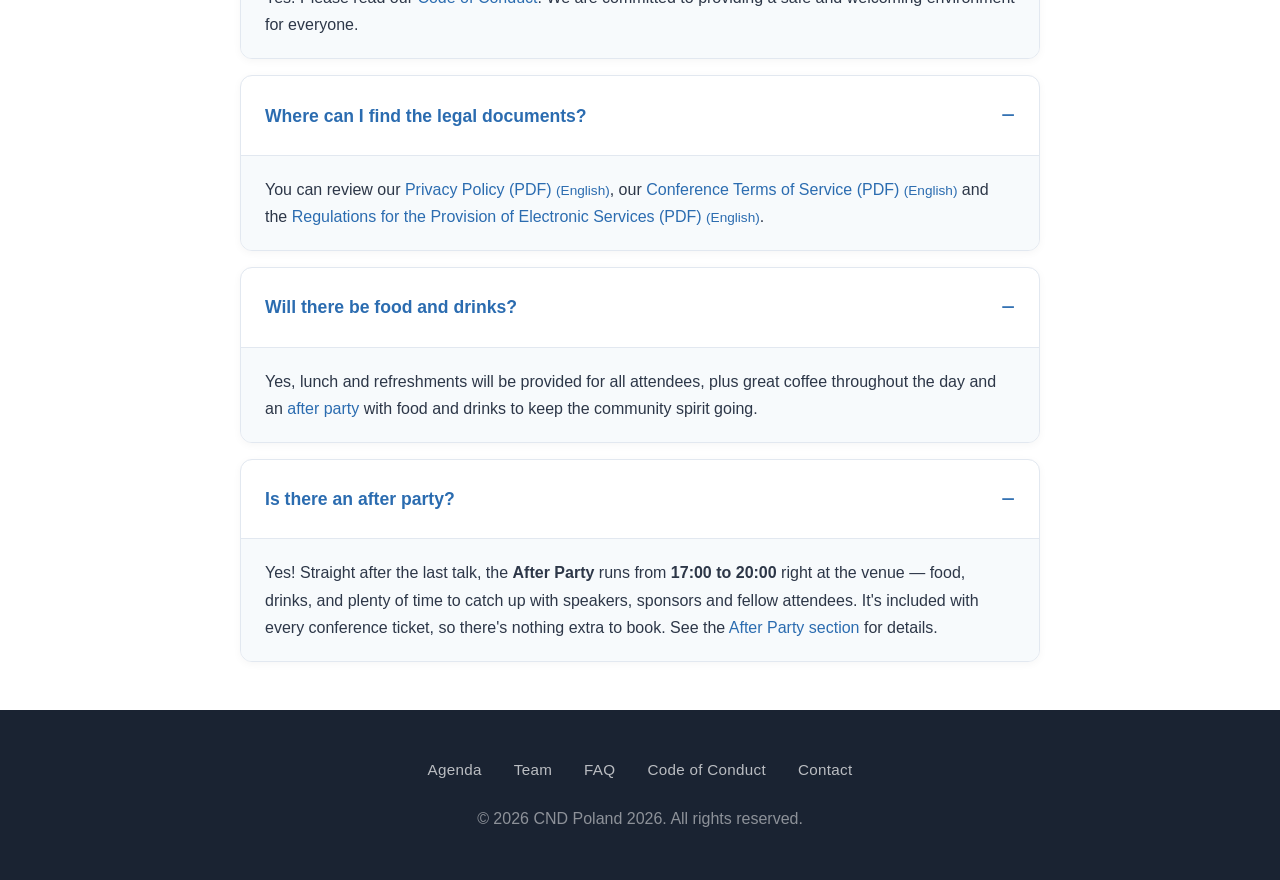
<file: faq/index.html>
<!doctype html><html lang=en><head><meta charset=utf-8><meta name=viewport content="width=device-width,initial-scale=1"><title>FAQ | CND Poland 2026</title><meta name=description content="CND Poland 2026 — IT Conference"><meta property="og:type" content="website"><meta property="og:site_name" content="CND Poland 2026"><meta property="og:title" content="FAQ | CND Poland 2026"><meta property="og:description" content="CND Poland 2026 — IT Conference"><meta property="og:url" content="https://cloudnativedayspoland.org/faq/"><meta property="og:image" content="https://cloudnativedayspoland.org/images/og-image-316dbe3a.png"><meta property="og:image:width" content="1200"><meta property="og:image:height" content="630"><meta property="og:image:alt" content="CND Poland 2026 — Connect. Network. Develop."><meta name=twitter:card content="summary_large_image"><meta name=twitter:image content="https://cloudnativedayspoland.org/images/og-image-316dbe3a.png"><link rel=icon href=/favicon.ico sizes=32x32><link rel=icon href=/favicon.svg type=image/svg+xml><link rel=stylesheet href=/css/style.aa74da714cc8874ae707ae15b4714873bb757f43c56e59c9c5fd27e0a4c1ab9b.css integrity="sha256-qnTacUzIh0rnB64VtHFIc7t1f0PFblnJxf0n4KTBq5s="></head><body><header class=site-header><div class="container header-inner"><a href=/ class=site-logo><img src=/images/cnd_full_white.png alt="CND Poland 2026" class=site-logo-img></a><div class=header-actions><nav class=site-nav><button class=nav-toggle aria-label="Toggle navigation">&#9776;</button><ul class=nav-list><li><a href=/#about data-anchor=true>About</a></li><li><a href=/#sponsors data-anchor=true>Sponsors</a></li><li><a href=/#speakers data-anchor=true>Speakers</a></li><li><a href=/#venue data-anchor=true>Venue</a></li><li><a href=/agenda/>Agenda</a></li><li><a href=/#team data-anchor=true>Team</a></li><li><a href=/faq/>FAQ</a></li><li><a href=/code-of-conduct/>Code of Conduct</a></li><li><a href=/contact/>Contact</a></li><li class=nav-dropdown><button type=button class=nav-dropdown-toggle aria-haspopup=true aria-expanded=false>
Regulations
<svg class="nav-caret" width="12" height="12" viewBox="0 0 24 24" fill="none" stroke="currentColor" stroke-width="2.5" stroke-linecap="round" stroke-linejoin="round" aria-hidden="true"><path d="M6 9l6 6 6-6"/></svg></button><ul class=nav-dropdown-menu><li class=nav-doc><span class=nav-doc-name>Privacy Policy</span>
<a href=/files/regulations/privacy-pol.pdf target=_blank rel="noopener noreferrer">(PL)</a>
<a href=/files/regulations/privacy-eng.pdf target=_blank rel="noopener noreferrer">(EN)</a></li><li class=nav-doc><span class=nav-doc-name>Terms of Service</span>
<a href=/files/regulations/terms-of-service-pol.pdf target=_blank rel="noopener noreferrer">(PL)</a>
<a href=/files/regulations/terms-of-service-eng.pdf target=_blank rel="noopener noreferrer">(EN)</a></li><li class=nav-doc><span class=nav-doc-name>Regulations</span>
<a href=/files/regulations/regulations-electronic-services-pol.pdf target=_blank rel="noopener noreferrer">(PL)</a>
<a href=/files/regulations/regulations-electronic-services-eng.pdf target=_blank rel="noopener noreferrer">(EN)</a></li></ul></li></ul></nav><a href=https://cnd2026.konfeo.com/ class="btn btn-ticket nav-ticket" target=_blank rel=noopener aria-label="Buy tickets for CND Poland 2026"><svg width="18" height="18" viewBox="0 0 24 24" fill="none" stroke="currentColor" stroke-width="2" stroke-linecap="round" stroke-linejoin="round" aria-hidden="true"><path d="M3 9a2 2 0 012-2h14a2 2 0 012 2v1a2 2 0 000 4v1a2 2 0 01-2 2H5a2 2 0 01-2-2v-1a2 2 0 000-4z"/><path d="M13 5v2"/><path d="M13 11v2"/><path d="M13 17v2"/></svg>
<span class=nav-ticket-label>Buy Tickets</span><span class=nav-ticket-label-short>Tickets</span></a></div></div></header><main class=container><article class=page><h1>FAQ</h1><h2 id=frequently-asked-questions>Frequently Asked Questions</h2><div class=faq-list><details class=faq-item open><summary>When and where is CND Poland 2026?</summary><div class=faq-answer>CND Poland 2026 takes place on <strong>October 22, 2026</strong> at <strong>Varso Tower</strong>, Chmielna 69, 00-801 Warsaw. See the <a href=/#venue>Venue section</a> for the full address, map, and how to get there.</div></details><details class=faq-item open><summary>How do I get to the venue?</summary><div class=faq-answer>Varso Tower is in the heart of Warsaw and easy to reach. <strong>Warszawa Centralna</strong> railway station is a 2-minute walk away, and the <strong>Rondo ONZ</strong> metro station (M2 line) is right next to the venue. <strong>Warsaw Chopin Airport (WAW)</strong> is about 10 km from the city centre, and paid parking is available in the Varso Tower garage. See the <a href=/#venue>Venue section</a> for a map and directions.</div></details><details class=faq-item open><summary>How much does a ticket cost?</summary><div class=faq-answer>Tickets are on sale now, with early-bird pricing available for a limited time. Current prices are listed on our <a href=https://cnd2026.konfeo.com/ target=_blank rel="noopener noreferrer">ticket page</a> — grab the early-bird rate before it's gone.</div></details><details class=faq-item open><summary>Is there a virtual attendance option?</summary><div class=faq-answer>We are focused on an in-person experience. Sessions may be recorded and published after the event.</div></details><details class=faq-item open><summary>Can I submit a talk?</summary><div class=faq-answer>The Call for Papers closed on <strong>June 1, 2026</strong>, so submissions are no longer being accepted. Thank you to everyone who proposed a talk! Our program committee is now reviewing submissions, and selected speakers will be notified by email. See the <a href=/#cfp>CFP section</a> for what happens next.</div></details><details class=faq-item open><summary>How can I become a sponsor?</summary><div class=faq-answer>We'd love to hear from you. Download our <a href=/files/cnd-poland-2026-prospectus.pdf target=_blank rel="noopener noreferrer">2026 sponsorship prospectus (PDF)</a>, head to the <a href=/#contact>Contact section</a>, or email us at <a href=mailto:organizers@cloudnativedayspoland.org>organizers@cloudnativedayspoland.org</a>.</div></details><details class=faq-item open><summary>Is there a Code of Conduct?</summary><div class=faq-answer>Yes. Please read our <a href=/code-of-conduct/>Code of Conduct</a>. We are committed to providing a safe and welcoming environment for everyone.</div></details><details class=faq-item open><summary>Where can I find the legal documents?</summary><div class=faq-answer>You can review our <a href=/files/regulations/privacy-pol.pdf target=_blank rel="noopener noreferrer">Privacy Policy (PDF)</a> <a class=faq-en href=/files/regulations/privacy-eng.pdf target=_blank rel="noopener noreferrer">(English)</a>, our <a href=/files/regulations/terms-of-service-pol.pdf target=_blank rel="noopener noreferrer">Conference Terms of Service (PDF)</a> <a class=faq-en href=/files/regulations/terms-of-service-eng.pdf target=_blank rel="noopener noreferrer">(English)</a> and the <a href=/files/regulations/regulations-electronic-services-pol.pdf target=_blank rel="noopener noreferrer">Regulations for the Provision of Electronic Services (PDF)</a> <a class=faq-en href=/files/regulations/regulations-electronic-services-eng.pdf target=_blank rel="noopener noreferrer">(English)</a>.</div></details><details class=faq-item open><summary>Will there be food and drinks?</summary><div class=faq-answer>Yes, lunch and refreshments will be provided for all attendees, plus great coffee throughout the day and an <a href=/#after-party>after party</a> with food and drinks to keep the community spirit going.</div></details><details class=faq-item open><summary>Is there an after party?</summary><div class=faq-answer>Yes! Straight after the last talk, the <strong>After Party</strong> runs from <strong>17:00 to 20:00</strong> right at the venue &mdash; food, drinks, and plenty of time to catch up with speakers, sponsors and fellow attendees. It's included with every conference ticket, so there's nothing extra to book. See the <a href=/#after-party>After Party section</a> for details.</div></details></div></article></main><footer class=site-footer><div class=container><nav class=footer-links><a href=/agenda/>Agenda</a>
<a href=/#team data-anchor=true>Team</a>
<a href=/faq/>FAQ</a>
<a href=/code-of-conduct/>Code of Conduct</a>
<a href=/contact/>Contact</a></nav><p>&copy; 2026 CND Poland 2026. All rights reserved.</p></div></footer><script>document.querySelector(".nav-toggle").addEventListener("click",function(){document.querySelector(".nav-list").classList.toggle("open")}),document.querySelectorAll(".nav-list a").forEach(function(e){e.addEventListener("click",function(){document.querySelector(".nav-list").classList.remove("open")})}),document.querySelectorAll(".nav-dropdown-toggle").forEach(function(e){const t=e.closest(".nav-dropdown");e.addEventListener("click",function(n){n.preventDefault(),n.stopPropagation();const s=t.classList.toggle("open");e.setAttribute("aria-expanded",s?"true":"false")})}),document.addEventListener("click",function(e){document.querySelectorAll(".nav-dropdown.open").forEach(function(t){if(!t.contains(e.target)){t.classList.remove("open");const e=t.querySelector(".nav-dropdown-toggle");e&&e.setAttribute("aria-expanded","false")}})});const header=document.querySelector(".site-header");window.addEventListener("scroll",()=>{header.classList.toggle("scrolled",window.scrollY>50)});const revealElements=document.querySelectorAll(".reveal"),revealObserver=new IntersectionObserver(e=>{e.forEach(e=>{if(!e.isIntersecting)return;const t=e.target,s=window.innerHeight||document.documentElement.clientHeight,o=e.boundingClientRect.top>s*.6,n=o?Math.min(t.dataset.delay||0,120):0;n?setTimeout(()=>t.classList.add("visible"),n):t.classList.add("visible"),revealObserver.unobserve(t)})},{threshold:.1,rootMargin:"0px 0px -50px 0px"});revealElements.forEach(e=>{const t=e.parentElement,n=t?t.querySelectorAll(".reveal"):[];if(n.length>1){const t=Array.from(n).indexOf(e);e.dataset.delay=Math.min(t,4)*50}revealObserver.observe(e)});function scrollToHash(e){const t=document.querySelector(e);if(t){const e=document.querySelector(".site-header").offsetHeight,n=t.getBoundingClientRect().top+window.pageYOffset-e-16;window.scrollTo({top:n,behavior:"smooth"})}}document.querySelectorAll('a[href^="#"], a[href^="/#"]').forEach(e=>{e.addEventListener("click",function(e){const t=this.getAttribute("href"),n=t.startsWith("/#")?t.substring(1):t;(t.startsWith("#")||t.startsWith("/#")&&window.location.pathname==="/"||window.location.pathname==="/index.html")&&(e.preventDefault(),scrollToHash(n),history.pushState(null,null,n))})}),window.location.hash&&setTimeout(function(){scrollToHash(window.location.hash)},100)</script><div id=cookie-consent class=cookie-consent role=dialog aria-modal=true aria-labelledby=cookie-consent-title aria-describedby=cookie-consent-desc hidden><div class=cookie-consent-backdrop></div><div class=cookie-consent-bar><div class=cookie-consent-inner><div class=cookie-consent-copy><h2 id=cookie-consent-title class=cookie-consent-title>We value your privacy</h2><p id=cookie-consent-desc class=cookie-consent-text>We use cookies to enhance your browsing experience, serve personalised content and
analyse our traffic. Essential cookies are required for the site to work; you can choose
whether to allow the rest. Read our Privacy Policy
(<a href=/files/regulations/privacy-eng.pdf target=_blank rel="noopener noreferrer">EN</a>&nbsp;/&nbsp;<a href=/files/regulations/privacy-pol.pdf target=_blank rel="noopener noreferrer">PL</a>)
for more information.</p></div><div class=cookie-consent-actions><button type=button id=cookie-consent-essential class="btn cookie-consent-btn cookie-consent-essential">Only essentials</button>
<button type=button id=cookie-consent-accept class="btn cookie-consent-btn cookie-consent-accept">Accept all</button></div></div></div></div><script>(function(){var e,n,s,o,i,r,l,d,u="cnd-cookie-consent",t=document.getElementById("cookie-consent");if(!t)return;l=document.documentElement,e=t.querySelector(".cookie-consent-bar"),n=null;try{n=window.localStorage.getItem(u)}catch{n=null}window.cndCookieConsent={value:n==="all"?"all":n==="essential"?"essential":null,accepted:function(){return this.value==="all"},onAccept:function(e){this.accepted()?e():document.addEventListener("cnd-cookie-consent-accepted",e,{once:!0})}};function c(){if(!e||!e.isConnected||t.hidden)return!1;if(typeof e.checkVisibility=="function"&&!e.checkVisibility({checkOpacity:!0,checkVisibilityCSS:!0}))return!1;var n=e.getBoundingClientRect();return n.width>0&&n.height>0}i=[],s=!1,o=["wheel","touchmove","keydown"];function h(){s=!0;for(var e,t=0;t<i.length;t++)clearTimeout(i[t]);i=[];for(e=0;e<o.length;e++)window.removeEventListener(o[e],m)}function m(){!s&&!c()&&a()}function f(){l.classList.remove("cookie-consent-locked")}function a(){if(s)return;h(),t.hidden=!0,f()}function g(){for(var e,n=[0,250,750,1500,3e3],t=0;t<n.length;t++)i.push(setTimeout(function(){!s&&!c()&&a()},n[t]));typeof window.requestAnimationFrame=="function"&&window.requestAnimationFrame(function(){!s&&!c()&&a()});for(e=0;e<o.length;e++)window.addEventListener(o[e],m,{passive:!0})}function p(n){h();try{window.localStorage.setItem(u,n)}catch{}window.cndCookieConsent.value=n,n==="all"&&document.dispatchEvent(new CustomEvent("cnd-cookie-consent-accepted"));var s=!1;function o(){if(s)return;s=!0,t.hidden=!0,t.classList.remove("cookie-consent-leaving"),f()}t.classList.add("cookie-consent-leaving"),e.addEventListener("transitionend",function(t){t.target===e&&t.propertyName==="transform"&&o()}),setTimeout(o,450)}if(n==="all"||n==="essential")return;if(l.classList.add("cookie-consent-locked"),t.hidden=!1,r=document.getElementById("cookie-consent-accept"),d=document.getElementById("cookie-consent-essential"),!e||!r||!d){a();return}r.addEventListener("click",function(){p("all")}),d.addEventListener("click",function(){p("essential")}),r.focus(),g()})()</script><script>(function(){if(!window.cndCookieConsent)return;window.cndCookieConsent.onAccept(function(){!function(e,t,n,s,o,i,a){if(e.fbq)return;o=e.fbq=function(){o.callMethod?o.callMethod.apply(o,arguments):o.queue.push(arguments)},e._fbq||(e._fbq=o),o.push=o,o.loaded=!0,o.version="2.0",o.queue=[],i=t.createElement(n),i.async=!0,i.src=s,a=t.getElementsByTagName(n)[0],a.parentNode.insertBefore(i,a)}(window,document,"script","https://connect.facebook.net/en_US/fbevents.js"),fbq("init","1778144733341815"),fbq("track","PageView")})})()</script></body></html>
</file>
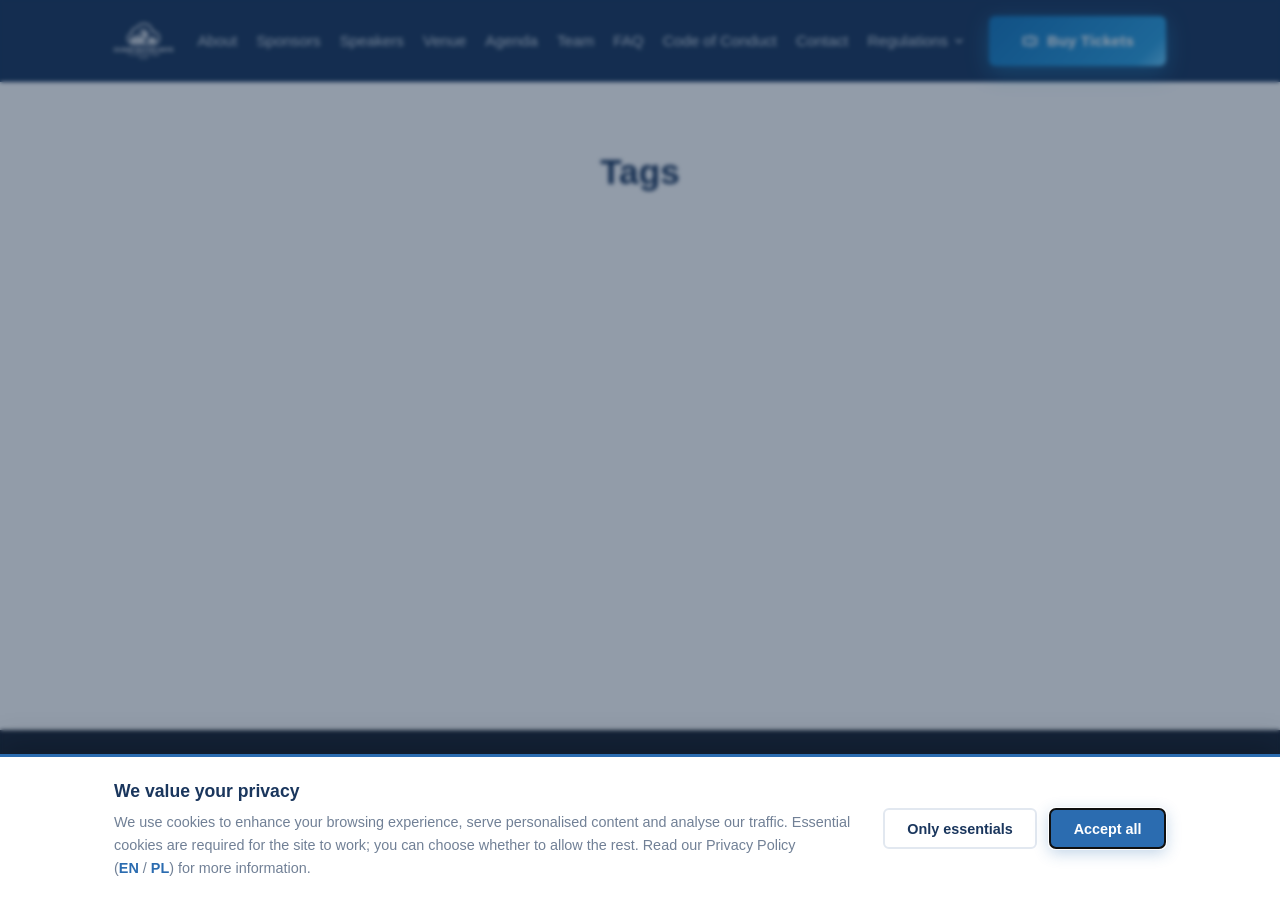
<file: tags/index.html>
<!doctype html><html lang=en><head><meta charset=utf-8><meta name=viewport content="width=device-width,initial-scale=1"><title>Tags | CND Poland 2026</title><meta name=description content="CND Poland 2026 — IT Conference"><meta property="og:type" content="website"><meta property="og:site_name" content="CND Poland 2026"><meta property="og:title" content="Tags | CND Poland 2026"><meta property="og:description" content="CND Poland 2026 — IT Conference"><meta property="og:url" content="https://cloudnativedayspoland.org/tags/"><meta property="og:image" content="https://cloudnativedayspoland.org/images/og-image-316dbe3a.png"><meta property="og:image:width" content="1200"><meta property="og:image:height" content="630"><meta property="og:image:alt" content="CND Poland 2026 — Connect. Network. Develop."><meta name=twitter:card content="summary_large_image"><meta name=twitter:image content="https://cloudnativedayspoland.org/images/og-image-316dbe3a.png"><link rel=icon href=/favicon.ico sizes=32x32><link rel=icon href=/favicon.svg type=image/svg+xml><link rel=stylesheet href=/css/style.aa74da714cc8874ae707ae15b4714873bb757f43c56e59c9c5fd27e0a4c1ab9b.css integrity="sha256-qnTacUzIh0rnB64VtHFIc7t1f0PFblnJxf0n4KTBq5s="></head><body><header class=site-header><div class="container header-inner"><a href=/ class=site-logo><img src=/images/cnd_full_white.png alt="CND Poland 2026" class=site-logo-img></a><div class=header-actions><nav class=site-nav><button class=nav-toggle aria-label="Toggle navigation">&#9776;</button><ul class=nav-list><li><a href=/#about data-anchor=true>About</a></li><li><a href=/#sponsors data-anchor=true>Sponsors</a></li><li><a href=/#speakers data-anchor=true>Speakers</a></li><li><a href=/#venue data-anchor=true>Venue</a></li><li><a href=/agenda/>Agenda</a></li><li><a href=/#team data-anchor=true>Team</a></li><li><a href=/faq/>FAQ</a></li><li><a href=/code-of-conduct/>Code of Conduct</a></li><li><a href=/contact/>Contact</a></li><li class=nav-dropdown><button type=button class=nav-dropdown-toggle aria-haspopup=true aria-expanded=false>
Regulations
<svg class="nav-caret" width="12" height="12" viewBox="0 0 24 24" fill="none" stroke="currentColor" stroke-width="2.5" stroke-linecap="round" stroke-linejoin="round" aria-hidden="true"><path d="M6 9l6 6 6-6"/></svg></button><ul class=nav-dropdown-menu><li class=nav-doc><span class=nav-doc-name>Privacy Policy</span>
<a href=/files/regulations/privacy-pol.pdf target=_blank rel="noopener noreferrer">(PL)</a>
<a href=/files/regulations/privacy-eng.pdf target=_blank rel="noopener noreferrer">(EN)</a></li><li class=nav-doc><span class=nav-doc-name>Terms of Service</span>
<a href=/files/regulations/terms-of-service-pol.pdf target=_blank rel="noopener noreferrer">(PL)</a>
<a href=/files/regulations/terms-of-service-eng.pdf target=_blank rel="noopener noreferrer">(EN)</a></li><li class=nav-doc><span class=nav-doc-name>Regulations</span>
<a href=/files/regulations/regulations-electronic-services-pol.pdf target=_blank rel="noopener noreferrer">(PL)</a>
<a href=/files/regulations/regulations-electronic-services-eng.pdf target=_blank rel="noopener noreferrer">(EN)</a></li></ul></li></ul></nav><a href=https://cnd2026.konfeo.com/ class="btn btn-ticket nav-ticket" target=_blank rel=noopener aria-label="Buy tickets for CND Poland 2026"><svg width="18" height="18" viewBox="0 0 24 24" fill="none" stroke="currentColor" stroke-width="2" stroke-linecap="round" stroke-linejoin="round" aria-hidden="true"><path d="M3 9a2 2 0 012-2h14a2 2 0 012 2v1a2 2 0 000 4v1a2 2 0 01-2 2H5a2 2 0 01-2-2v-1a2 2 0 000-4z"/><path d="M13 5v2"/><path d="M13 11v2"/><path d="M13 17v2"/></svg>
<span class=nav-ticket-label>Buy Tickets</span><span class=nav-ticket-label-short>Tickets</span></a></div></div></header><main class=container><section class=page><h1>Tags</h1></section></main><footer class=site-footer><div class=container><nav class=footer-links><a href=/agenda/>Agenda</a>
<a href=/#team data-anchor=true>Team</a>
<a href=/faq/>FAQ</a>
<a href=/code-of-conduct/>Code of Conduct</a>
<a href=/contact/>Contact</a></nav><p>&copy; 2026 CND Poland 2026. All rights reserved.</p></div></footer><script>document.querySelector(".nav-toggle").addEventListener("click",function(){document.querySelector(".nav-list").classList.toggle("open")}),document.querySelectorAll(".nav-list a").forEach(function(e){e.addEventListener("click",function(){document.querySelector(".nav-list").classList.remove("open")})}),document.querySelectorAll(".nav-dropdown-toggle").forEach(function(e){const t=e.closest(".nav-dropdown");e.addEventListener("click",function(n){n.preventDefault(),n.stopPropagation();const s=t.classList.toggle("open");e.setAttribute("aria-expanded",s?"true":"false")})}),document.addEventListener("click",function(e){document.querySelectorAll(".nav-dropdown.open").forEach(function(t){if(!t.contains(e.target)){t.classList.remove("open");const e=t.querySelector(".nav-dropdown-toggle");e&&e.setAttribute("aria-expanded","false")}})});const header=document.querySelector(".site-header");window.addEventListener("scroll",()=>{header.classList.toggle("scrolled",window.scrollY>50)});const revealElements=document.querySelectorAll(".reveal"),revealObserver=new IntersectionObserver(e=>{e.forEach(e=>{if(!e.isIntersecting)return;const t=e.target,s=window.innerHeight||document.documentElement.clientHeight,o=e.boundingClientRect.top>s*.6,n=o?Math.min(t.dataset.delay||0,120):0;n?setTimeout(()=>t.classList.add("visible"),n):t.classList.add("visible"),revealObserver.unobserve(t)})},{threshold:.1,rootMargin:"0px 0px -50px 0px"});revealElements.forEach(e=>{const t=e.parentElement,n=t?t.querySelectorAll(".reveal"):[];if(n.length>1){const t=Array.from(n).indexOf(e);e.dataset.delay=Math.min(t,4)*50}revealObserver.observe(e)});function scrollToHash(e){const t=document.querySelector(e);if(t){const e=document.querySelector(".site-header").offsetHeight,n=t.getBoundingClientRect().top+window.pageYOffset-e-16;window.scrollTo({top:n,behavior:"smooth"})}}document.querySelectorAll('a[href^="#"], a[href^="/#"]').forEach(e=>{e.addEventListener("click",function(e){const t=this.getAttribute("href"),n=t.startsWith("/#")?t.substring(1):t;(t.startsWith("#")||t.startsWith("/#")&&window.location.pathname==="/"||window.location.pathname==="/index.html")&&(e.preventDefault(),scrollToHash(n),history.pushState(null,null,n))})}),window.location.hash&&setTimeout(function(){scrollToHash(window.location.hash)},100)</script><div id=cookie-consent class=cookie-consent role=dialog aria-modal=true aria-labelledby=cookie-consent-title aria-describedby=cookie-consent-desc hidden><div class=cookie-consent-backdrop></div><div class=cookie-consent-bar><div class=cookie-consent-inner><div class=cookie-consent-copy><h2 id=cookie-consent-title class=cookie-consent-title>We value your privacy</h2><p id=cookie-consent-desc class=cookie-consent-text>We use cookies to enhance your browsing experience, serve personalised content and
analyse our traffic. Essential cookies are required for the site to work; you can choose
whether to allow the rest. Read our Privacy Policy
(<a href=/files/regulations/privacy-eng.pdf target=_blank rel="noopener noreferrer">EN</a>&nbsp;/&nbsp;<a href=/files/regulations/privacy-pol.pdf target=_blank rel="noopener noreferrer">PL</a>)
for more information.</p></div><div class=cookie-consent-actions><button type=button id=cookie-consent-essential class="btn cookie-consent-btn cookie-consent-essential">Only essentials</button>
<button type=button id=cookie-consent-accept class="btn cookie-consent-btn cookie-consent-accept">Accept all</button></div></div></div></div><script>(function(){var e,n,s,o,i,r,l,d,u="cnd-cookie-consent",t=document.getElementById("cookie-consent");if(!t)return;l=document.documentElement,e=t.querySelector(".cookie-consent-bar"),n=null;try{n=window.localStorage.getItem(u)}catch{n=null}window.cndCookieConsent={value:n==="all"?"all":n==="essential"?"essential":null,accepted:function(){return this.value==="all"},onAccept:function(e){this.accepted()?e():document.addEventListener("cnd-cookie-consent-accepted",e,{once:!0})}};function c(){if(!e||!e.isConnected||t.hidden)return!1;if(typeof e.checkVisibility=="function"&&!e.checkVisibility({checkOpacity:!0,checkVisibilityCSS:!0}))return!1;var n=e.getBoundingClientRect();return n.width>0&&n.height>0}i=[],s=!1,o=["wheel","touchmove","keydown"];function h(){s=!0;for(var e,t=0;t<i.length;t++)clearTimeout(i[t]);i=[];for(e=0;e<o.length;e++)window.removeEventListener(o[e],m)}function m(){!s&&!c()&&a()}function f(){l.classList.remove("cookie-consent-locked")}function a(){if(s)return;h(),t.hidden=!0,f()}function g(){for(var e,n=[0,250,750,1500,3e3],t=0;t<n.length;t++)i.push(setTimeout(function(){!s&&!c()&&a()},n[t]));typeof window.requestAnimationFrame=="function"&&window.requestAnimationFrame(function(){!s&&!c()&&a()});for(e=0;e<o.length;e++)window.addEventListener(o[e],m,{passive:!0})}function p(n){h();try{window.localStorage.setItem(u,n)}catch{}window.cndCookieConsent.value=n,n==="all"&&document.dispatchEvent(new CustomEvent("cnd-cookie-consent-accepted"));var s=!1;function o(){if(s)return;s=!0,t.hidden=!0,t.classList.remove("cookie-consent-leaving"),f()}t.classList.add("cookie-consent-leaving"),e.addEventListener("transitionend",function(t){t.target===e&&t.propertyName==="transform"&&o()}),setTimeout(o,450)}if(n==="all"||n==="essential")return;if(l.classList.add("cookie-consent-locked"),t.hidden=!1,r=document.getElementById("cookie-consent-accept"),d=document.getElementById("cookie-consent-essential"),!e||!r||!d){a();return}r.addEventListener("click",function(){p("all")}),d.addEventListener("click",function(){p("essential")}),r.focus(),g()})()</script><script>(function(){if(!window.cndCookieConsent)return;window.cndCookieConsent.onAccept(function(){!function(e,t,n,s,o,i,a){if(e.fbq)return;o=e.fbq=function(){o.callMethod?o.callMethod.apply(o,arguments):o.queue.push(arguments)},e._fbq||(e._fbq=o),o.push=o,o.loaded=!0,o.version="2.0",o.queue=[],i=t.createElement(n),i.async=!0,i.src=s,a=t.getElementsByTagName(n)[0],a.parentNode.insertBefore(i,a)}(window,document,"script","https://connect.facebook.net/en_US/fbevents.js"),fbq("init","1778144733341815"),fbq("track","PageView")})})()</script></body></html>
</file>
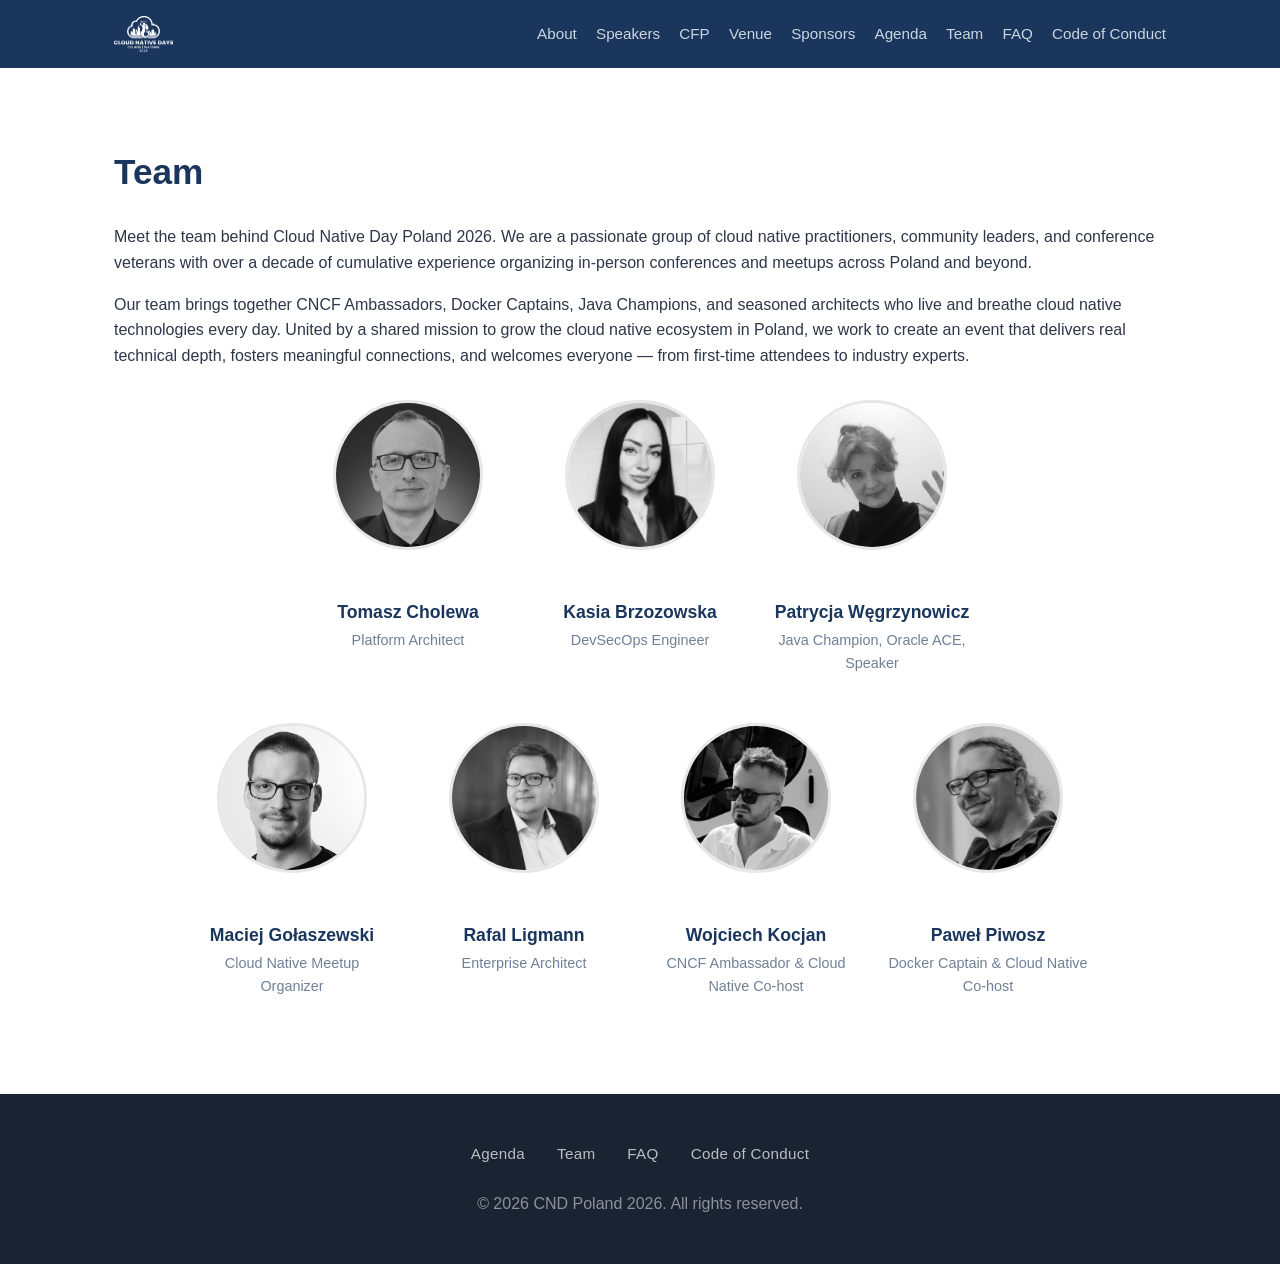
<file: team/index.html>
<!doctype html><html lang=en><head><meta charset=utf-8><meta name=viewport content="width=device-width,initial-scale=1"><title>Team | CND Poland 2026</title>
<meta name=description content="CND Poland 2026 — IT Conference"><link rel=icon href=/favicon.ico sizes=32x32><link rel=icon href=/favicon.svg type=image/svg+xml><link rel=stylesheet href=/css/style.213be12e123b2d09a04a9ec3684555b9e5cbd0477514c7aa9b24eac82fc179b1.css integrity="sha256-ITvhLhI7LQmgSp7DaEVVueXL0Ed1FMeqmyTqyC/BebE="></head><body><header class=site-header><div class="container header-inner"><a href=/ class=site-logo><img src=/images/cnd_full_white.png alt="CND Poland 2026" class=site-logo-img></a><nav class=site-nav><button class=nav-toggle aria-label="Toggle navigation">&#9776;</button><ul class=nav-list><li><a href=/#about data-anchor=true>About</a></li><li><a href=/#speakers data-anchor=true>Speakers</a></li><li><a href=/#cfp data-anchor=true>CFP</a></li><li><a href=/#venue data-anchor=true>Venue</a></li><li><a href=/#sponsors data-anchor=true>Sponsors</a></li><li><a href=/agenda/>Agenda</a></li><li><a href=/team/>Team</a></li><li><a href=/faq/>FAQ</a></li><li><a href=/code-of-conduct/>Code of Conduct</a></li></ul></nav></div></header><main class=container><section class=page><h1>Team</h1><p>Meet the team behind Cloud Native Day Poland 2026. We are a passionate group of cloud native practitioners, community leaders, and conference veterans with over a decade of cumulative experience organizing in-person conferences and meetups across Poland and beyond.</p><p>Our team brings together CNCF Ambassadors, Docker Captains, Java Champions, and seasoned architects who live and breathe cloud native technologies every day. United by a shared mission to grow the cloud native ecosystem in Poland, we work to create an event that delivers real technical depth, fosters meaningful connections, and welcomes everyone — from first-time attendees to industry experts.</p><div class=organizer-grid><div class=organizer-row><div class=organizer-card><img class=organizer-photo src=/images/organizers/tomasz-cholewa.jpg alt="Tomasz Cholewa"><h3>Tomasz Cholewa</h3><p class=organizer-role>Platform Architect</p></div><div class=organizer-card><img class=organizer-photo src=/images/organizers/kasia-brzozowska.jpg alt="Kasia Brzozowska"><h3>Kasia Brzozowska</h3><p class=organizer-role>DevSecOps Engineer</p></div><div class=organizer-card><img class=organizer-photo src=/images/organizers/patrycja-wegrzynowicz.jpg alt="Patrycja Węgrzynowicz"><h3>Patrycja Węgrzynowicz</h3><p class=organizer-role>Java Champion, Oracle ACE, Speaker</p></div></div><div class=organizer-row><div class=organizer-card><img class=organizer-photo src=/images/organizers/maciej-golaszewski.jpg alt="Maciej Gołaszewski"><h3>Maciej Gołaszewski</h3><p class=organizer-role>Cloud Native Meetup Organizer</p></div><div class=organizer-card><img class=organizer-photo src=/images/organizers/rafal-ligmann.jpg alt="Rafal Ligmann"><h3>Rafal Ligmann</h3><p class=organizer-role>Enterprise Architect</p></div><div class=organizer-card><img class=organizer-photo src=/images/organizers/wojciech-kocjan.jpg alt="Wojciech Kocjan"><h3>Wojciech Kocjan</h3><p class=organizer-role>CNCF Ambassador & Cloud Native Co-host</p></div><div class=organizer-card><img class=organizer-photo src=/images/organizers/pawel-piwosz.jpg alt="Paweł Piwosz"><h3>Paweł Piwosz</h3><p class=organizer-role>Docker Captain & Cloud Native Co-host</p></div></div></div></section></main><footer class=site-footer><div class=container><nav class=footer-links><a href=/agenda/>Agenda</a>
<a href=/team/>Team</a>
<a href=/faq/>FAQ</a>
<a href=/code-of-conduct/>Code of Conduct</a></nav><p>&copy; 2026 CND Poland 2026. All rights reserved.</p></div></footer><script>document.querySelector(".nav-toggle").addEventListener("click",function(){document.querySelector(".nav-list").classList.toggle("open")}),document.querySelectorAll(".nav-list a").forEach(function(e){e.addEventListener("click",function(){document.querySelector(".nav-list").classList.remove("open")})});const header=document.querySelector(".site-header");window.addEventListener("scroll",()=>{header.classList.toggle("scrolled",window.scrollY>50)});const revealElements=document.querySelectorAll(".reveal"),revealObserver=new IntersectionObserver(e=>{e.forEach((e)=>{if(e.isIntersecting){const t=e.target.dataset.delay||0;setTimeout(()=>{e.target.classList.add("visible")},t),revealObserver.unobserve(e.target)}})},{threshold:.1,rootMargin:"0px 0px -50px 0px"});revealElements.forEach((e)=>{const n=e.parentElement,s=n?n.querySelectorAll(".reveal"):[];if(s.length>1){const t=Array.from(s).indexOf(e);e.dataset.delay=t*100}revealObserver.observe(e)});function scrollToHash(e){const t=document.querySelector(e);if(t){const e=document.querySelector(".site-header").offsetHeight,n=t.getBoundingClientRect().top+window.pageYOffset-e-16;window.scrollTo({top:n,behavior:"smooth"})}}document.querySelectorAll('a[href^="#"], a[href^="/#"]').forEach(e=>{e.addEventListener("click",function(e){const t=this.getAttribute("href"),n=t.startsWith("/#")?t.substring(1):t;(t.startsWith("#")||t.startsWith("/#")&&window.location.pathname==="/"||window.location.pathname==="/index.html")&&(e.preventDefault(),scrollToHash(n),history.pushState(null,null,n))})}),window.location.hash&&setTimeout(function(){scrollToHash(window.location.hash)},100)</script></body></html>
</file>
